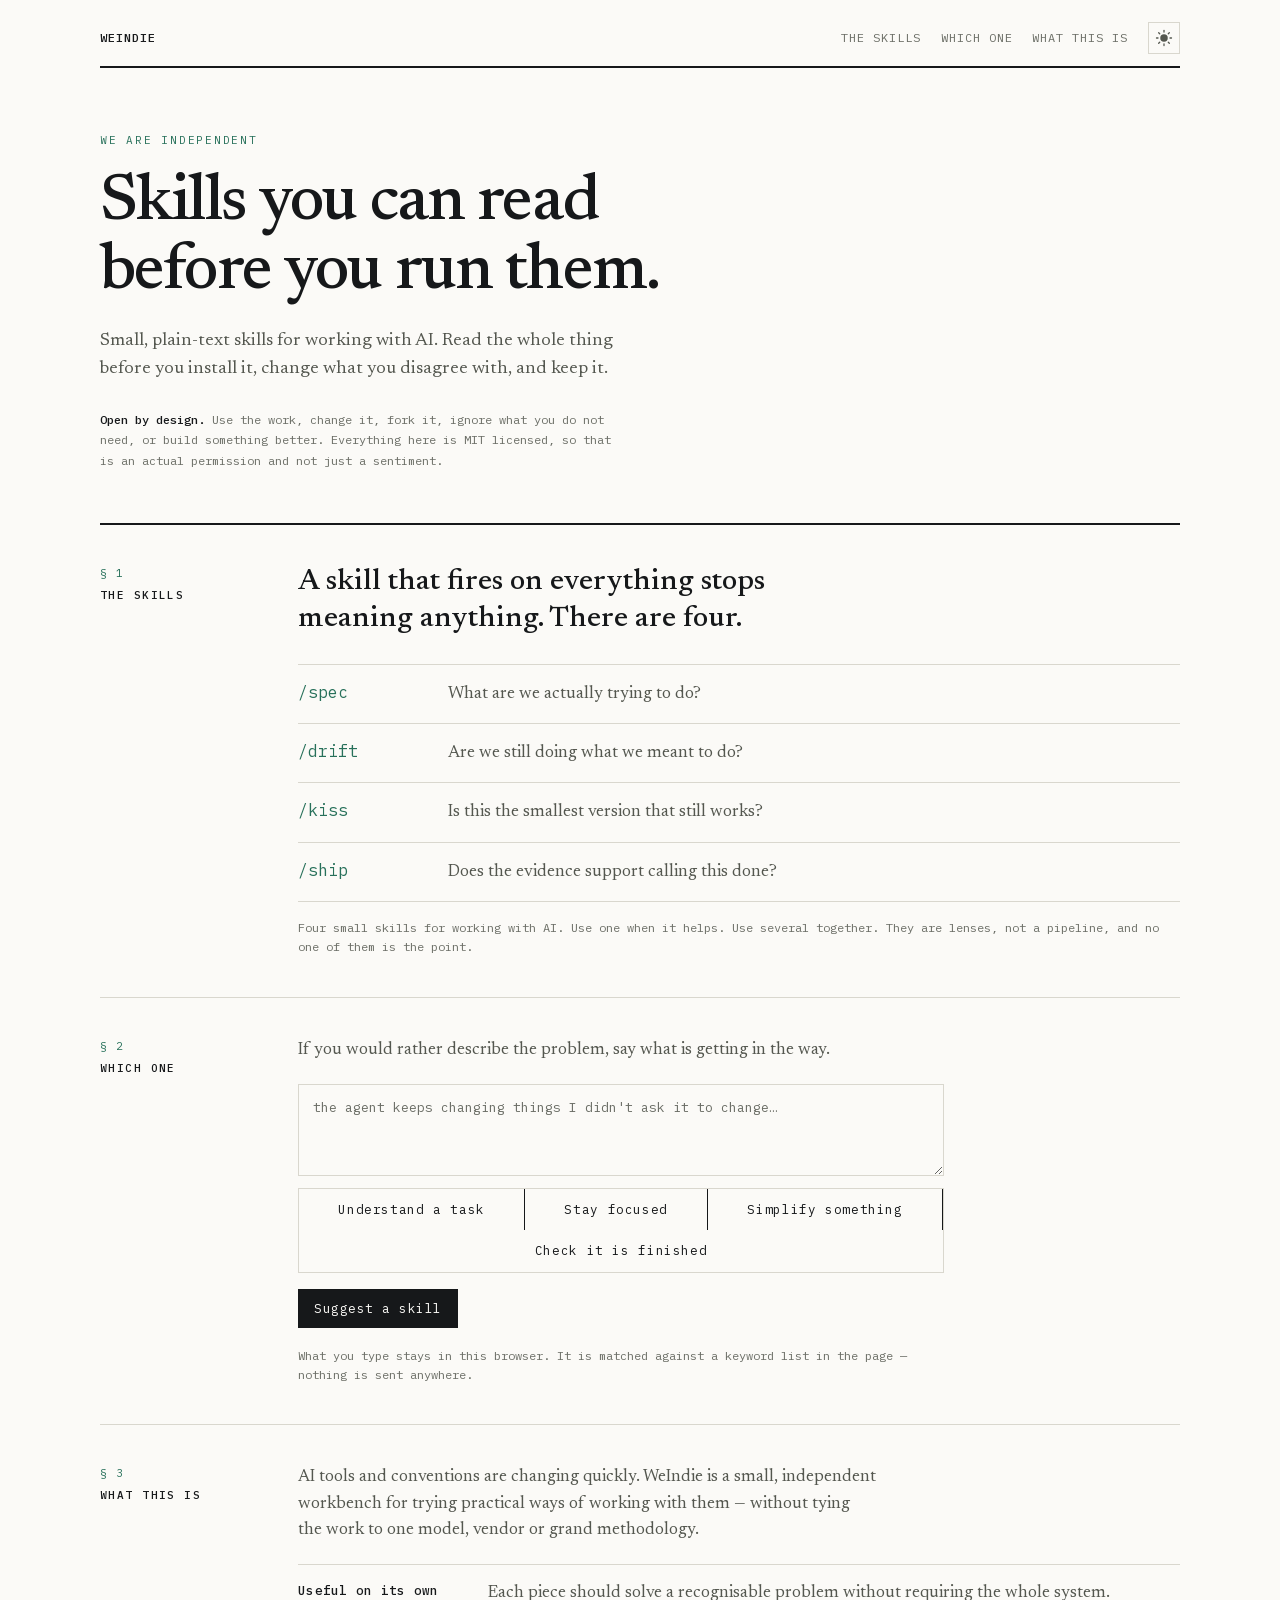
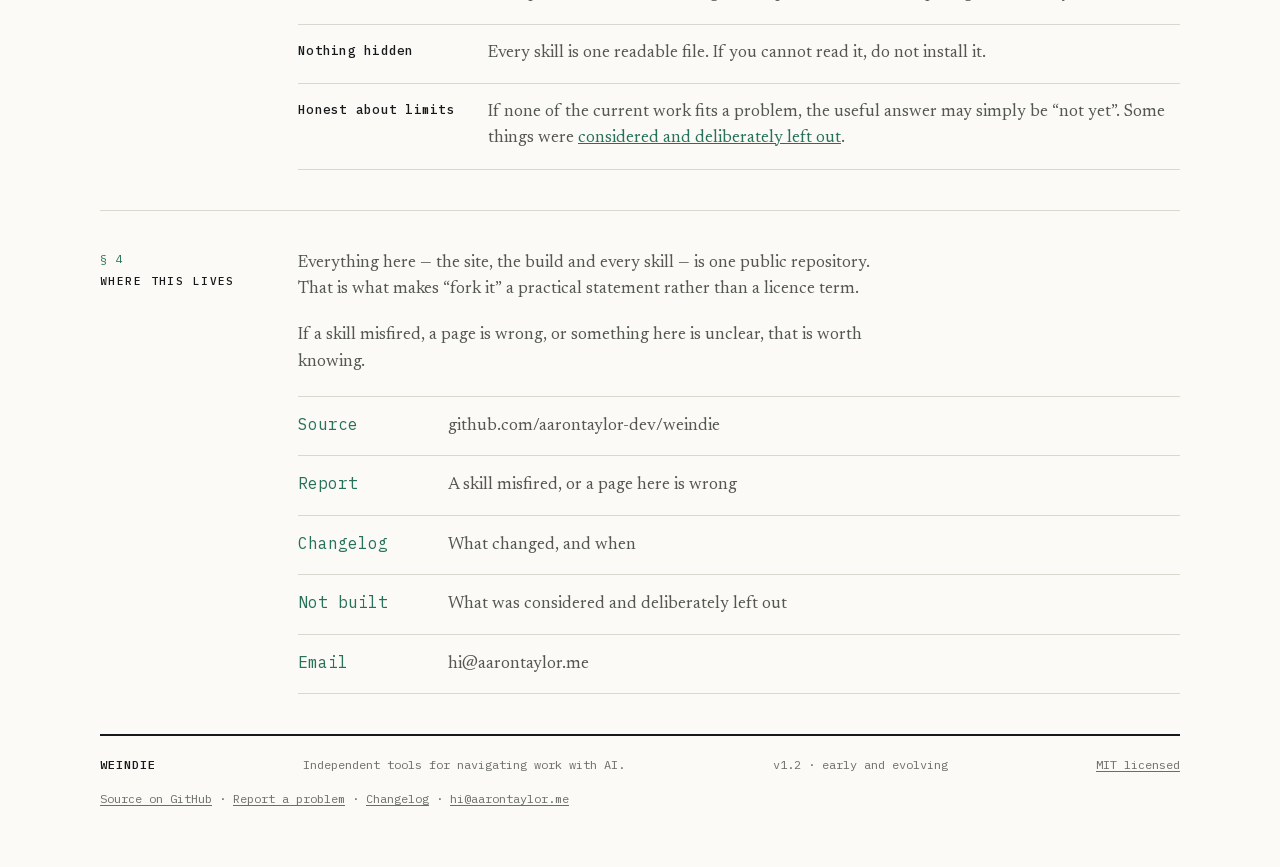
<file: index.html>
<!doctype html>
<html lang="en">
<head>
  <meta charset="utf-8">
  <meta name="viewport" content="width=device-width,initial-scale=1">
  <title>WeIndie — Skills you can read before you run them</title>
  <meta name="description" content="Small, plain-text skills for working with AI. Read the whole thing before you install it, change what you disagree with, and keep it.">
  <link rel="canonical" href="https://weindie.com/">
  <link rel="alternate" type="application/atom+xml" title="WeIndie changelog" href="/feed.xml">
  <link rel="icon" href="data:image/svg+xml,%3Csvg xmlns='http://www.w3.org/2000/svg' viewBox='0 0 32 32'%3E%3Crect width='32' height='32' fill='%23315c4d'/%3E%3Cpath d='M8 22L14 10M18 22l6-12' fill='none' stroke='%23fbfaf7' stroke-width='2.5' stroke-linecap='round'/%3E%3C/svg%3E">
  <meta property="og:type" content="website">
  <meta property="og:site_name" content="WeIndie">
  <meta property="og:title" content="WeIndie — Skills you can read before you run them">
  <meta property="og:description" content="Small, plain-text skills for working with AI. Read the whole thing before you install it, change what you disagree with, and keep it.">
  <meta property="og:url" content="https://weindie.com/">
  <meta property="og:image" content="https://weindie.com/og.png">
  <meta property="og:image:type" content="image/png">
  <meta property="og:image:width" content="1200">
  <meta property="og:image:height" content="630">
  <meta property="og:image:alt" content="WeIndie — skills you can read before you run them.">
  <meta name="twitter:card" content="summary_large_image">
  <meta name="twitter:title" content="WeIndie — Skills you can read before you run them">
  <meta name="twitter:description" content="Small, plain-text skills for working with AI. Read the whole thing before you install it, change what you disagree with, and keep it.">
  <meta name="twitter:image" content="https://weindie.com/og.png">
  <meta name="twitter:image:alt" content="WeIndie — skills you can read before you run them.">
  <link rel="preload" href="/fonts/ibm-plex-mono-400.woff2" as="font" type="font/woff2" crossorigin>
  <link rel="preload" href="/fonts/ibm-plex-mono-500.woff2" as="font" type="font/woff2" crossorigin>
  <link rel="preload" href="/fonts/newsreader-var.woff2" as="font" type="font/woff2" crossorigin>
  <style>/* WeIndie — Direction B, "Plain Text".
   The product is readable plain-text files, so the site is set like one:
   monospace carries structure, a reading serif carries language, and there
   are no cards. Separation comes from rules and space. */

@font-face{font-family:"IBM Plex Mono";src:url(/fonts/ibm-plex-mono-400.woff2) format("woff2");font-weight:400;font-style:normal;font-display:swap}
@font-face{font-family:"IBM Plex Mono";src:url(/fonts/ibm-plex-mono-500.woff2) format("woff2");font-weight:500;font-style:normal;font-display:swap}
@font-face{font-family:"Newsreader";src:url(/fonts/newsreader-var.woff2) format("woff2");font-weight:400 600;font-style:normal;font-display:swap}

:root{
  --paper:#fbfaf7;
  --sunk:#f2f0ea;
  --rule:#d9d7ce;
  --ink:#16181a;
  --muted:#54574f;
  --faint:#6b6e66;
  --accent:#27705a;
  --accent-deep:#1a5342;
  --mono:"IBM Plex Mono",ui-monospace,SFMono-Regular,Menlo,Consolas,monospace;
  --serif:"Newsreader",Georgia,"Times New Roman",serif;
  --gut:clamp(20px,4vw,44px);
  --add:#1f6b45;
  --del:#a8412c;
  color-scheme:light;
}

/* Dark is the same document under a reading lamp: warmer ink, same structure.
   Defined three times so system-default, explicit-light and explicit-dark all
   resolve — never style a component from inside one of these blocks. */
@media (prefers-color-scheme:dark){
  :root:not([data-theme="light"]){
    --paper:#121412;--sunk:#1a1d1a;--rule:#2d312c;
    --ink:#ece9e1;--muted:#a9a89d;--faint:#83867c;
    --accent:#5cb894;--accent-deep:#7fd0af;
    --add:#6fd39c;--del:#e0876e;
    color-scheme:dark;
  }
}
:root[data-theme="dark"]{
  --paper:#121412;--sunk:#1a1d1a;--rule:#2d312c;
  --ink:#ece9e1;--muted:#a9a89d;--faint:#83867c;
  --accent:#5cb894;--accent-deep:#7fd0af;
  --add:#6fd39c;--del:#e0876e;
  color-scheme:dark;
}

*{box-sizing:border-box}
html{scroll-behavior:smooth}
body{
  margin:0;background:var(--paper);color:var(--ink);
  font-family:var(--serif);font-size:17px;line-height:1.55;
  -webkit-font-smoothing:antialiased;
}
@media (prefers-reduced-motion:reduce){html{scroll-behavior:auto}*,.theming *{transition:none!important;animation:none!important}}

button,input,textarea,select{font:inherit;color:inherit}
a{color:var(--accent)}
a:hover{color:var(--accent-deep)}
:focus-visible{outline:2px solid var(--accent);outline-offset:2px}
h1,h2,h3,h4{margin:0;font-weight:400;text-wrap:balance}
p{margin:0}
code{font-family:var(--mono);font-size:.86em}

.wrap{width:min(1080px,calc(100% - var(--gut)*2));margin:0 auto}

.skip{position:absolute;left:-9999px;top:0;z-index:20;font-family:var(--mono);font-size:12px;
  background:var(--ink);color:var(--paper);padding:10px 16px;text-decoration:none}
.skip:focus{left:8px;top:8px}

/* ---------- masthead ---------- */
.nav{
  display:flex;justify-content:space-between;align-items:baseline;gap:16px;
  font-family:var(--mono);font-size:12px;letter-spacing:.08em;text-transform:uppercase;
  padding:22px 0 12px;border-bottom:2px solid var(--ink);
}
.brand{color:var(--ink);text-decoration:none;font-weight:500}
.navlinks{display:flex;gap:20px;color:var(--faint)}
.navlinks a{color:var(--faint);text-decoration:none}
.navlinks a:hover{color:var(--accent)}
.navend{display:flex;align-items:center;gap:20px}
.vh{position:absolute;width:1px;height:1px;overflow:hidden;clip-path:inset(50%);white-space:nowrap}

/* A bordered control, not another word in a row of words. */
.theme{
  display:grid;place-items:center;width:32px;height:32px;flex:none;
  border:1px solid var(--rule);background:transparent;color:var(--muted);
  cursor:pointer;padding:0;position:relative;
  transition:color .2s,border-color .2s,background-color .2s;
}
.theme:hover{color:var(--accent);border-color:var(--accent);background:var(--sunk)}
.tsvg{width:18px;height:18px;display:block;overflow:visible}
.tsvg .orb{fill:currentColor;transform-box:fill-box;transform-origin:center;
  transition:transform .42s cubic-bezier(.34,1.28,.5,1)}
.tsvg .cut{transform-box:fill-box;transform-origin:center;
  transition:transform .42s cubic-bezier(.34,1.28,.5,1)}
.tsvg .rays{stroke:currentColor;stroke-width:1.7;transform-box:fill-box;transform-origin:center;
  transition:transform .42s cubic-bezier(.34,1.28,.5,1),opacity .24s ease}
.tsvg{transition:transform .42s cubic-bezier(.34,1.28,.5,1)}

/* Light: a sun. The mask circle is parked clear of the orb so it bites nothing. */
.tsvg .cut{transform:translate(10px,-10px)}

/* Dark: the orb grows, the mask slides in, the rays retract. Declared for all
   three states so the icon is right before any script runs. */
@media (prefers-color-scheme:dark){
  :root:not([data-theme="light"]) .tsvg{transform:rotate(-12deg)}
  :root:not([data-theme="light"]) .tsvg .orb{transform:scale(1.5) translate(1.4px,-1.4px)}
  :root:not([data-theme="light"]) .tsvg .cut{transform:translate(0,0)}
  :root:not([data-theme="light"]) .tsvg .rays{transform:scale(.4);opacity:0}
}
:root[data-theme="dark"] .tsvg{transform:rotate(-12deg)}
:root[data-theme="dark"] .tsvg .orb{transform:scale(1.5) translate(1.4px,-1.4px)}
:root[data-theme="dark"] .tsvg .cut{transform:translate(0,0)}
:root[data-theme="dark"] .tsvg .rays{transform:scale(.4);opacity:0}

/* Colours cross-fade only while the theme is actually changing. */
.theming *{transition:background-color .3s ease,color .3s ease,border-color .3s ease,fill .3s ease!important}

/* ---------- shared type ---------- */
.label{font-family:var(--mono);font-size:11px;letter-spacing:.13em;text-transform:uppercase;color:var(--faint)}
.lede{color:var(--muted);max-width:34em}
.small{font-family:var(--mono);font-size:12px;line-height:1.6;color:var(--faint)}

/* one code treatment, everywhere */
.code{
  font-family:var(--mono);font-size:13px;line-height:1.65;
  background:var(--sunk);border:1px solid var(--rule);
  padding:14px 16px;overflow-x:auto;white-space:pre-wrap;word-wrap:break-word;
  margin:0;color:var(--ink);
}
.code.oneline{white-space:pre;padding:11px 14px}

/* buttons: mono, square, hairline */
.btn{
  font-family:var(--mono);font-size:12.5px;letter-spacing:.04em;
  border:1px solid var(--ink);background:transparent;color:var(--ink);
  padding:9px 15px;cursor:pointer;text-decoration:none;display:inline-block;
}
.btn:hover{background:var(--ink);color:var(--paper)}
.btn.primary{background:var(--ink);color:var(--paper)}
.btn.primary:hover{background:var(--accent);border-color:var(--accent);color:#fff}
.btnrow{display:flex;flex-wrap:wrap;gap:8px;margin-top:16px}

/* segmented switch */
.seg{display:flex;flex-wrap:wrap;border:1px solid var(--ink)}
.seg > *{
  flex:1 1 auto;text-align:center;font-family:var(--mono);font-size:12.5px;letter-spacing:.05em;
  padding:11px 12px;border:0;border-right:1px solid var(--ink);background:transparent;
  color:var(--ink);text-decoration:none;cursor:pointer;white-space:nowrap;
}
.seg > *:last-child{border-right:0}
.seg > *:hover{background:var(--sunk)}
.seg > .on,.seg > [aria-pressed="true"]{background:var(--ink);color:var(--paper)}
.seg > .on:hover,.seg > [aria-pressed="true"]:hover{background:var(--ink)}

/* ---------- skill page head ---------- */
.shead{padding:52px 0 0}
.stitle{display:flex;align-items:baseline;gap:16px;flex-wrap:wrap}
.stitle h1{
  font-family:var(--mono);font-weight:500;
  font-size:clamp(46px,9vw,84px);line-height:.94;letter-spacing:-.05em;
}
.stitle .ver{font-family:var(--mono);font-size:13px;color:var(--faint)}
.squestion{
  font-size:clamp(27px,4.2vw,40px);line-height:1.14;letter-spacing:-.012em;
  margin-top:22px;max-width:17em;font-weight:500;
}
.ssummary{margin-top:16px;color:var(--muted);max-width:33em;font-size:18px}
.actions{margin-top:32px}
.crumbs{margin-top:16px;font-family:var(--mono);font-size:12px;line-height:1.6;color:var(--faint);max-width:56em}
.crumbs code{color:var(--ink)}

/* ---------- numbered blocks (the label rail) ---------- */
.blk{
  display:grid;grid-template-columns:154px minmax(0,1fr);gap:var(--gut);
  border-top:1px solid var(--rule);padding:40px 0;margin-top:0;
}
.blk:first-of-type{border-top:2px solid var(--ink);margin-top:52px}
.rail{position:sticky;top:22px;align-self:start}
.rail .n{font-family:var(--mono);font-size:11px;color:var(--accent);letter-spacing:.1em}
.rail h2{font-family:var(--mono);font-size:11px;letter-spacing:.13em;text-transform:uppercase;color:var(--ink);margin-top:5px;font-weight:500}
.body{min-width:0}
.body > .lede{margin-bottom:20px;font-size:17px}
.body > .lede:last-child{margin-bottom:0}
.stack{display:flex;flex-direction:column;gap:16px}

/* transcript — a conversation, deliberately not styled as code */
.chat{border-left:2px solid var(--rule);padding-left:20px;display:flex;flex-direction:column;gap:16px}
.msg .who{font-family:var(--mono);font-size:11px;letter-spacing:.1em;text-transform:uppercase;color:var(--faint);margin-bottom:4px}
.msg.skill .who{color:var(--accent)}
.msg p{color:var(--muted)}
.msg.skill p{color:var(--ink)}

/* two lists, no boxes */
.two{display:grid;grid-template-columns:1fr 1fr;gap:var(--gut)}
.two h3{font-family:var(--mono);font-size:11px;letter-spacing:.13em;text-transform:uppercase;color:var(--faint);margin-bottom:10px;font-weight:500}
.two ul{margin:0;padding:0;list-style:none}
.two li{color:var(--muted);padding:7px 0;border-top:1px solid var(--rule)}
.two li:first-child{border-top:0;padding-top:0}

/* install */
.dest{display:grid;gap:6px;margin-top:4px}
.dest .label{margin-top:10px}
.dest .label:first-child{margin-top:0}

/* customiser */
.opt{padding:16px 0;border-top:1px solid var(--rule)}
.opt:first-of-type{border-top:0;padding-top:0}
.opt .lbl{font-family:var(--mono);font-size:12.5px;letter-spacing:.03em}
.opt .help{color:var(--muted);font-size:15.5px;margin:2px 0 10px}
.opt .seg{border-color:var(--rule)}
.opt .seg > *{border-right-color:var(--rule);font-size:12px;padding:8px 11px}
.opt .seg > [aria-pressed="true"]{background:var(--accent);border-color:var(--accent);color:#fff}

.resting{display:flex;flex-wrap:wrap;align-items:baseline;gap:10px 16px;justify-content:space-between}
.resting .now{font-family:var(--mono);font-size:12px;color:var(--faint);line-height:1.7}
.resting .now b{color:var(--ink);font-weight:400}

.changes{border-left:2px solid var(--accent);padding-left:18px;display:flex;flex-direction:column;gap:14px}
.changes .h{font-family:var(--mono);font-size:11px;letter-spacing:.13em;text-transform:uppercase;color:var(--accent)}
.chg b{display:block;font-family:var(--mono);font-size:12px;font-weight:400;color:var(--faint);letter-spacing:.03em}
.chg .was{color:var(--faint);text-decoration:line-through;text-decoration-thickness:1px}
.chg .now{color:var(--ink)}
.none{color:var(--muted)}

details.reveal > summary{
  font-family:var(--mono);font-size:12px;letter-spacing:.05em;color:var(--accent);
  cursor:pointer;padding:9px 0;list-style:none;
}
details.reveal > summary::-webkit-details-marker{display:none}
details.reveal > summary::before{content:"+ ";color:var(--faint)}
details.reveal[open] > summary::before{content:"− "}
details.reveal[open] > summary{margin-bottom:10px}

/* diff keeps the one code treatment, tinted by sign only */
.diff{font-family:var(--mono);font-size:13px;line-height:1.65;background:var(--sunk);border:1px solid var(--rule);padding:14px 16px;overflow-x:auto;margin:0}
/* every line is a block; context lines carry class="" so :not([class]) misses them */
.diff span{display:block;color:var(--muted)}
.diff .add{color:var(--add)}
.diff .del{color:var(--del)}
.diff .hunk{color:var(--faint)}

/* other skills */
.index{display:grid;gap:0;border-top:1px solid var(--rule)}
.index a{
  display:grid;grid-template-columns:130px minmax(0,1fr);gap:20px;align-items:baseline;
  padding:15px 0;border-bottom:1px solid var(--rule);text-decoration:none;color:var(--ink);
}
.index a:hover{background:var(--sunk)}
.index .k{font-family:var(--mono);font-size:16px;color:var(--accent)}
.index .q{color:var(--muted);font-size:17px}
.index a:hover .q{color:var(--ink)}

/* toast */
.toast{
  position:fixed;left:50%;bottom:24px;transform:translateX(-50%) translateY(12px);
  background:var(--ink);color:var(--paper);padding:10px 18px;
  font-family:var(--mono);font-size:12px;letter-spacing:.04em;
  opacity:0;pointer-events:none;transition:opacity .16s,transform .16s;z-index:9;
}
.toast.show{opacity:1;transform:translateX(-50%) translateY(0)}

/* footer */
footer{border-top:2px solid var(--ink);margin-top:64px;padding:20px 0 56px}
.foot{
  display:flex;flex-wrap:wrap;justify-content:space-between;gap:10px 24px;
  font-family:var(--mono);font-size:12px;color:var(--faint);
}
.foot b{color:var(--ink);font-weight:500;letter-spacing:.08em;text-transform:uppercase}
.foot a{color:var(--faint);text-decoration:underline;text-underline-offset:2px;text-decoration-thickness:1px}
.foot a:hover{color:var(--accent)}
/* The door. Plain inline text rather than a flex row: the separators are glued
   to the link before them with &nbsp;, so wrapping can never leave a middot
   stranded at the start of a line. */
.foot2{
  margin-top:14px;line-height:1.9;
  font-family:var(--mono);font-size:12px;color:var(--faint);
}
.foot2 a{color:var(--faint);text-decoration:underline;text-underline-offset:2px;text-decoration-thickness:1px}
.foot2 a:hover{color:var(--accent)}

@media (max-width:820px){
  .blk{grid-template-columns:1fr;gap:16px;padding:32px 0}
  .rail{position:static;display:flex;align-items:baseline;gap:12px}
  .rail h2{margin-top:0}
  .two{grid-template-columns:1fr;gap:26px}
  .navlinks{gap:14px}
}
@media (max-width:560px){
  body{font-size:16px}
  .navlinks{display:none}
  .seg{flex-direction:column}
  .seg > *{border-right:0;border-bottom:1px solid var(--ink);text-align:left}
  .seg > *:last-child{border-bottom:0}
  .opt .seg > *{border-bottom-color:var(--rule)}
  .index a{grid-template-columns:1fr;gap:4px}
}

/* ---------- print ----------
   A manual should print like one: ink on white, every panel open, and the
   controls gone since none of them do anything on paper. */
@media print{
  :root{
    --paper:#fff;--sunk:#fff;--rule:#bbb;--ink:#000;--muted:#333;--faint:#555;
    --accent:#000;--accent-deep:#000;--add:#000;--del:#000;
  }
  body{font-size:11pt;line-height:1.45}
  .nav,.skip,.actions,.btnrow,.toast,.navlinks,.theme,.crumbs{display:none!important}
  .index a:hover{background:none}
  details.reveal{display:none}            /* generated + diff are per-visit, not part of the document */
  .blk{grid-template-columns:130px minmax(0,1fr);page-break-inside:avoid;border-top:1px solid #bbb}
  .blk:first-of-type{border-top:1px solid #000;margin-top:24px}
  .rail{position:static}
  .code,.diff{border:1px solid #bbb;background:#fff;white-space:pre-wrap}
  .chat{border-left:1px solid #bbb}
  .shead{padding-top:0}
  a{text-decoration:none}
  .body a[href^="http"]::after,.body a[href^="/"]::after{content:" (" attr(href) ")";font-family:var(--mono);font-size:9pt;color:#555}
  footer{border-top:1px solid #000}
  section,footer{page-break-inside:avoid}
}
</style>
  <script>try{var t=localStorage.getItem('weindie-theme');if(t==='dark'||t==='light')document.documentElement.setAttribute('data-theme',t)}catch(e){}</script>
  <style>
    .hero{padding:64px 0 0}
    .hero .eyebrow{font-family:var(--mono);font-size:11px;letter-spacing:.16em;text-transform:uppercase;color:var(--accent)}
    .hero h1{font-size:clamp(38px,6.4vw,66px);line-height:1.04;letter-spacing:-.028em;margin-top:20px;font-weight:500;max-width:14em}
    .hero .intro{margin-top:22px;color:var(--muted);font-size:18px;max-width:30em}
    .hero .aside{margin-top:26px;font-family:var(--mono);font-size:12px;line-height:1.7;color:var(--faint);max-width:44em}
    .hero .aside b{color:var(--ink);font-weight:500}

    .position{font-size:clamp(21px,3vw,29px);line-height:1.25;max-width:19em;font-weight:500}

    .finder{max-width:38em}
    textarea{
      display:block;width:100%;min-height:92px;resize:vertical;
      border:1px solid var(--rule);background:var(--paper);padding:13px 14px;
      font-family:var(--mono);font-size:13px;line-height:1.6;color:var(--ink);outline:none;
    }
    textarea::placeholder{color:var(--faint)}
    textarea:focus{border-color:var(--ink)}
    .result{display:none;border-left:2px solid var(--accent);padding-left:20px;margin-top:26px}
    .result.show{display:block}
    .result .k{font-family:var(--mono);font-size:11px;letter-spacing:.13em;text-transform:uppercase;color:var(--accent)}
    .result .nm{font-family:var(--mono);font-size:26px;margin-top:8px;font-weight:500}
    .result .q{font-size:21px;margin-top:6px;line-height:1.25}
    .result .s{color:var(--muted);margin-top:8px}
    .result .maybe{font-family:var(--mono);font-size:12px;color:var(--faint);margin-top:12px;line-height:1.6}
    .result .maybe a{color:var(--accent);text-underline-offset:2px;text-decoration-thickness:1px}

    .principles{display:grid;gap:0;border-top:1px solid var(--rule)}
    .principle{display:grid;grid-template-columns:170px minmax(0,1fr);gap:20px;padding:16px 0;border-bottom:1px solid var(--rule)}
    .principle b{font-family:var(--mono);font-size:12.5px;font-weight:500;letter-spacing:.02em}
    .principle span{color:var(--muted)}
    .alias{display:block;height:0}
    @media(max-width:620px){.principle{grid-template-columns:1fr;gap:4px}.hero{padding-top:44px}}
  </style>
</head>
<body>
  <a class="skip" href="#main">Skip to content</a>
  <header class="wrap nav">
    <a class="brand" href="/">weindie</a>
    <div class="navend">
      <nav class="navlinks"><a href="#skills">The skills</a><a href="#which-one">Which one</a><a href="#what-this-is">What this is</a></nav>
      <button class="theme" id="theme" type="button"><svg class="tsvg" viewBox="0 0 24 24" aria-hidden="true" focusable="false">
        <mask id="tcut"><rect width="24" height="24" fill="#fff"/><circle class="cut" cx="15.5" cy="8.5" r="7" fill="#000"/></mask>
        <circle class="orb" cx="12" cy="12" r="5" mask="url(#tcut)"/>
        <g class="rays" stroke-linecap="round">
          <line x1="12" y1="2" x2="12" y2="4"/><line x1="12" y1="20" x2="12" y2="22"/>
          <line x1="2" y1="12" x2="4" y2="12"/><line x1="20" y1="12" x2="22" y2="12"/>
          <line x1="4.9" y1="4.9" x2="6.3" y2="6.3"/><line x1="17.7" y1="17.7" x2="19.1" y2="19.1"/>
          <line x1="4.9" y1="19.1" x2="6.3" y2="17.7"/><line x1="17.7" y1="6.3" x2="19.1" y2="4.9"/>
        </g>
      </svg><span class="vh">Switch theme</span></button>
    </div>
  </header>
  <main class="wrap" id="main">
    <div class="hero">
      <div class="eyebrow">We are independent</div>
      <h1>Skills you can read before you run them.</h1>
      <p class="intro">Small, plain-text skills for working with AI. Read the whole thing before you install it, change what you disagree with, and keep it.</p>
      <p class="aside"><b>Open by design.</b> Use the work, change it, fork it, ignore what you do not need, or build something better. Everything here is MIT licensed, so that is an actual permission and not just a sentiment.</p>
    </div>

    <a id="work" class="alias" aria-hidden="true" tabindex="-1"></a>
    <section class="blk" id="skills">
      <div class="rail"><div class="n">&sect; 1</div><h2>The skills</h2></div>
      <div class="body">
        <p class="position">A skill that fires on everything stops meaning anything. There are four.</p>
        <div class="index" style="margin-top:26px"><a href="/spec"><span class="k">/spec</span><span class="q">What are we actually trying to do?</span></a><a href="/drift"><span class="k">/drift</span><span class="q">Are we still doing what we meant to do?</span></a><a href="/kiss"><span class="k">/kiss</span><span class="q">Is this the smallest version that still works?</span></a><a href="/ship"><span class="k">/ship</span><span class="q">Does the evidence support calling this done?</span></a></div>
        <p class="small" style="margin-top:16px">Four small skills for working with AI. Use one when it helps. Use several together. They are lenses, not a pipeline, and no one of them is the point.</p>
      </div>
    </section>

    <section class="blk" id="which-one">
      <div class="rail"><div class="n">&sect; 2</div><h2>Which one</h2></div>
      <div class="body finder">
        <p class="lede">If you would rather describe the problem, say what is getting in the way.</p>
        <textarea id="problem" aria-label="Describe what is getting in the way" placeholder="the agent keeps changing things I didn&#39;t ask it to change&hellip;"></textarea>
        <div class="seg" style="margin-top:12px;border-color:var(--rule)" id="choices" role="group" aria-label="Common problems"><button data-key="spec" aria-pressed="false">Understand a task</button><button data-key="drift" aria-pressed="false">Stay focused</button><button data-key="kiss" aria-pressed="false">Simplify something</button><button data-key="ship" aria-pressed="false">Check it is finished</button></div>
        <div class="btnrow"><button class="btn primary" id="find">Suggest a skill</button></div>
        <div class="result" id="result" aria-live="polite">
          <div class="k" id="resultKind">You might want</div>
          <div class="nm" id="skillName"></div>
          <p class="q" id="skillQ"></p>
          <p class="s" id="skillCopy"></p>
          <p class="maybe" id="maybe"></p>
          <div class="btnrow"><a class="btn primary" id="open" href="#">Open the skill</a></div>
        </div>
        <p class="small" style="margin-top:18px">What you type stays in this browser. It is matched against a keyword list in the page &mdash; nothing is sent anywhere.</p>
      </div>
    </section>

    <a id="about" class="alias" aria-hidden="true" tabindex="-1"></a>
    <a id="status" class="alias" aria-hidden="true" tabindex="-1"></a>
    <section class="blk" id="what-this-is">
      <div class="rail"><div class="n">&sect; 3</div><h2>What this is</h2></div>
      <div class="body">
        <p class="lede">AI tools and conventions are changing quickly. WeIndie is a small, independent workbench for trying practical ways of working with them &mdash; without tying the work to one model, vendor or grand methodology.</p>
        <div class="principles">
          <div class="principle"><b>Useful on its own</b><span>Each piece should solve a recognisable problem without requiring the whole system.</span></div>
          <div class="principle"><b>Nothing hidden</b><span>Every skill is one readable file. If you cannot read it, do not install it.</span></div>
          <div class="principle"><b>Honest about limits</b><span>If none of the current work fits a problem, the useful answer may simply be &ldquo;not yet&rdquo;. Some things were <a href="/not-built">considered and deliberately left out</a>.</span></div>
        </div>
      </div>
    </section>

    <section class="blk" id="where-this-lives">
      <div class="rail"><div class="n">&sect; 4</div><h2>Where this lives</h2></div>
      <div class="body">
        <p class="lede">Everything here &mdash; the site, the build and every skill &mdash; is one public repository. That is what makes &ldquo;fork it&rdquo; a practical statement rather than a licence term.</p>
        <p class="lede">If a skill misfired, a page is wrong, or something here is unclear, that is worth knowing.</p>
        <div class="index"><a href="https://github.com/aarontaylor-dev/weindie"><span class="k">Source</span><span class="q">github.com/aarontaylor-dev/weindie</span></a><a href="https://github.com/aarontaylor-dev/weindie/issues/new"><span class="k">Report</span><span class="q">A skill misfired, or a page here is wrong</span></a><a href="/changelog"><span class="k">Changelog</span><span class="q">What changed, and when</span></a><a href="/not-built"><span class="k">Not built</span><span class="q">What was considered and deliberately left out</span></a><a href="mailto:hi@aarontaylor.me"><span class="k">Email</span><span class="q">hi@aarontaylor.me</span></a></div>
      </div>
    </section>
  </main>
  <footer class="wrap"><div class="foot"><b>weindie</b><span>Independent tools for navigating work with AI.</span><span>v1.2 &middot; early and evolving</span><span><a href="/LICENSE.txt">MIT licensed</a></span></div><div class="foot2"><a href="https://github.com/aarontaylor-dev/weindie">Source on GitHub</a>&nbsp;&middot; <a href="https://github.com/aarontaylor-dev/weindie/issues/new">Report a problem</a>&nbsp;&middot; <a href="/changelog">Changelog</a>&nbsp;&middot; <a href="mailto:hi@aarontaylor.me">hi@aarontaylor.me</a></div></footer>
  <script>
    var SKILLS = [{"slug":"spec","question":"What are we actually trying to do?","summary":"Reaches shared understanding before the work starts — on planning, research, writing or code.","match":["vague","unclear","not sure","what should","goal","requirements","understand","idea","ambiguous","before i start","where to start","same page","help me plan","help me write","help me decide","thinking through"]},{"slug":"drift","question":"Are we still doing what we meant to do?","summary":"Checks whether the current work has moved away from the task it was meant to do, and helps get back to it.","match":["drift","off track","unrelated","didn't ask","did not ask","wander","focus","refactor","scope creep","changing things","went off","distracted","keeps changing"]},{"slug":"kiss","question":"Is this the smallest version that still works?","summary":"Reviews work for complexity that is not earning its place, and proposes the smallest version that still meets the goal.","match":["complex","complicated","simplify","simpler","overengineer","over-engineer","too much","abstraction","bloat","convoluted","too many files","overkill"]},{"slug":"ship","question":"Does the evidence support calling this done?","summary":"Separates what has actually been verified from what is being assumed, and gives a verdict either way.","match":["finish","done","ready","ship","complete","tested","test","verify","verified","evidence","claims it works","says it works"]}];
    var $ = function (id) { return document.getElementById(id); };

    function esc(s) { return String(s).replace(/&/g, '&amp;').replace(/</g, '&lt;').replace(/>/g, '&gt;'); }

    /* Score every skill, then say how confident the match actually is. */
    function rank() {
      var t = $('problem').value.toLowerCase();
      return SKILLS.map(function (s) {
        var n = 0;
        s.match.forEach(function (w) { if (t.indexOf(w) !== -1) n++; });
        return { skill: s, score: n };
      }).sort(function (a, b) { return b.score - a.score; });
    }

    function show(s, runnerUp) {
      Array.prototype.forEach.call(document.querySelectorAll('#choices button'), function (b) {
        b.setAttribute('aria-pressed', b.dataset.key === s.slug);
      });
      $('result').classList.add('show');
      $('skillName').textContent = '/' + s.slug;
      $('skillQ').textContent = s.question;
      $('skillCopy').textContent = s.summary;
      $('open').href = '/' + s.slug;
      $('open').textContent = 'Open /' + s.slug;
      if (runnerUp) {
        $('resultKind').textContent = 'Closest match';
        $('maybe').innerHTML = 'Not certain from that description. <a href="/' + runnerUp.slug +
          '">/' + runnerUp.slug + '</a> may fit better &mdash; ' + esc(runnerUp.question.toLowerCase());
      } else {
        $('resultKind').textContent = 'You might want';
        $('maybe').textContent = '';
      }
    }

    Array.prototype.forEach.call(document.querySelectorAll('#choices button'), function (b) {
      b.addEventListener('click', function () {
        show(SKILLS.filter(function (s) { return s.slug === b.dataset.key; })[0], null);
      });
    });
    $('find').addEventListener('click', function () {
      var r = rank();
      /* No keyword hit, or a tie at the top: admit it rather than bluffing. */
      var unsure = r[0].score === 0 || r[0].score === r[1].score;
      show(r[0].score === 0 ? SKILLS[0] : r[0].skill, unsure ? r[1].skill : null);
    });
  </script>
  <script>(function(){
  var btn=document.getElementById('theme');if(!btn)return;
  var root=document.documentElement, label=btn.querySelector('.vh'), t;
  function current(){
    var set=root.getAttribute('data-theme');
    if(set)return set;
    return matchMedia('(prefers-color-scheme:dark)').matches?'dark':'light';
  }
  function paint(){
    var next=current()==='dark'?'light':'dark';
    var text='Switch to '+next+' theme';
    btn.setAttribute('aria-label',text);
    btn.setAttribute('title',text);
    if(label)label.textContent=text;
  }
  btn.addEventListener('click',function(){
    /* Colours only animate during the swap, so nothing pays for it while reading. */
    root.classList.add('theming');
    clearTimeout(t);t=setTimeout(function(){root.classList.remove('theming')},340);
    var next=current()==='dark'?'light':'dark';
    root.setAttribute('data-theme',next);
    try{localStorage.setItem('weindie-theme',next)}catch(e){}
    paint();
  });
  matchMedia('(prefers-color-scheme:dark)').addEventListener('change',paint);
  paint();
})();</script>
</body>
</html>
</file>
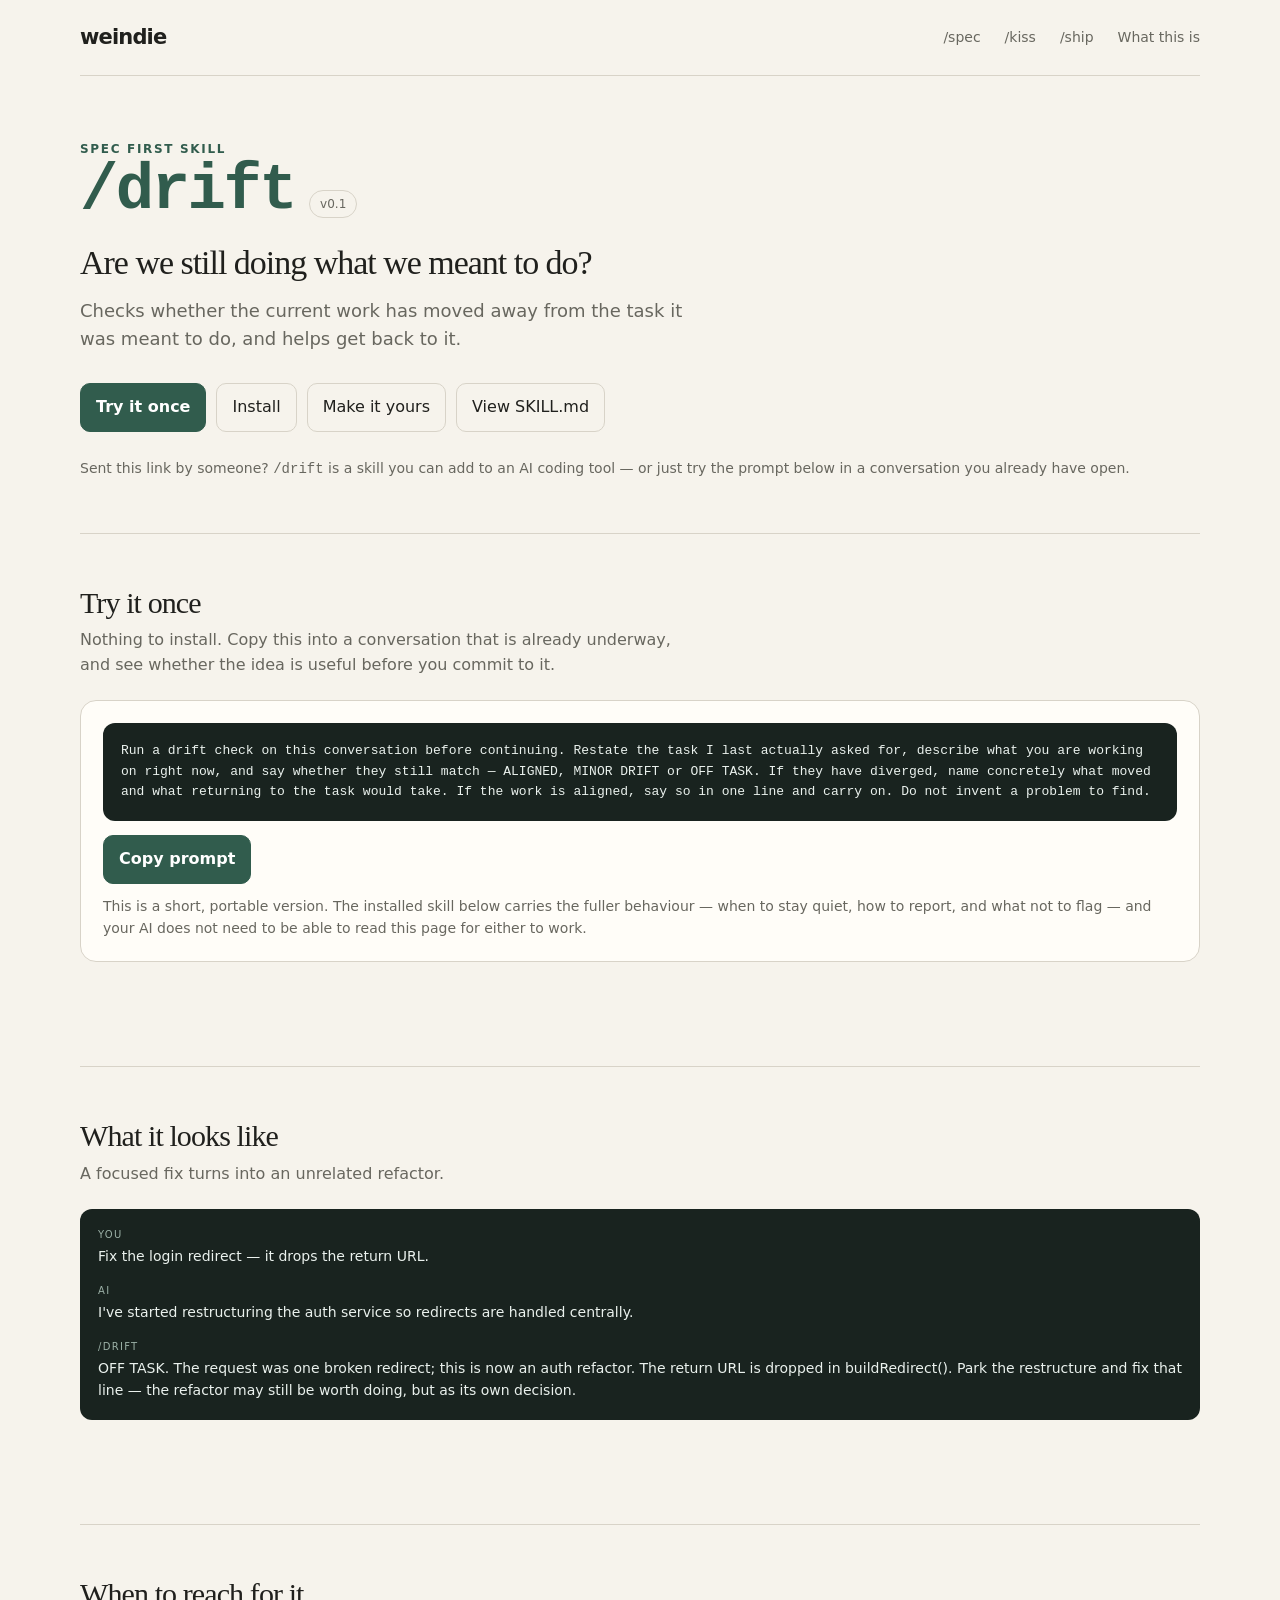
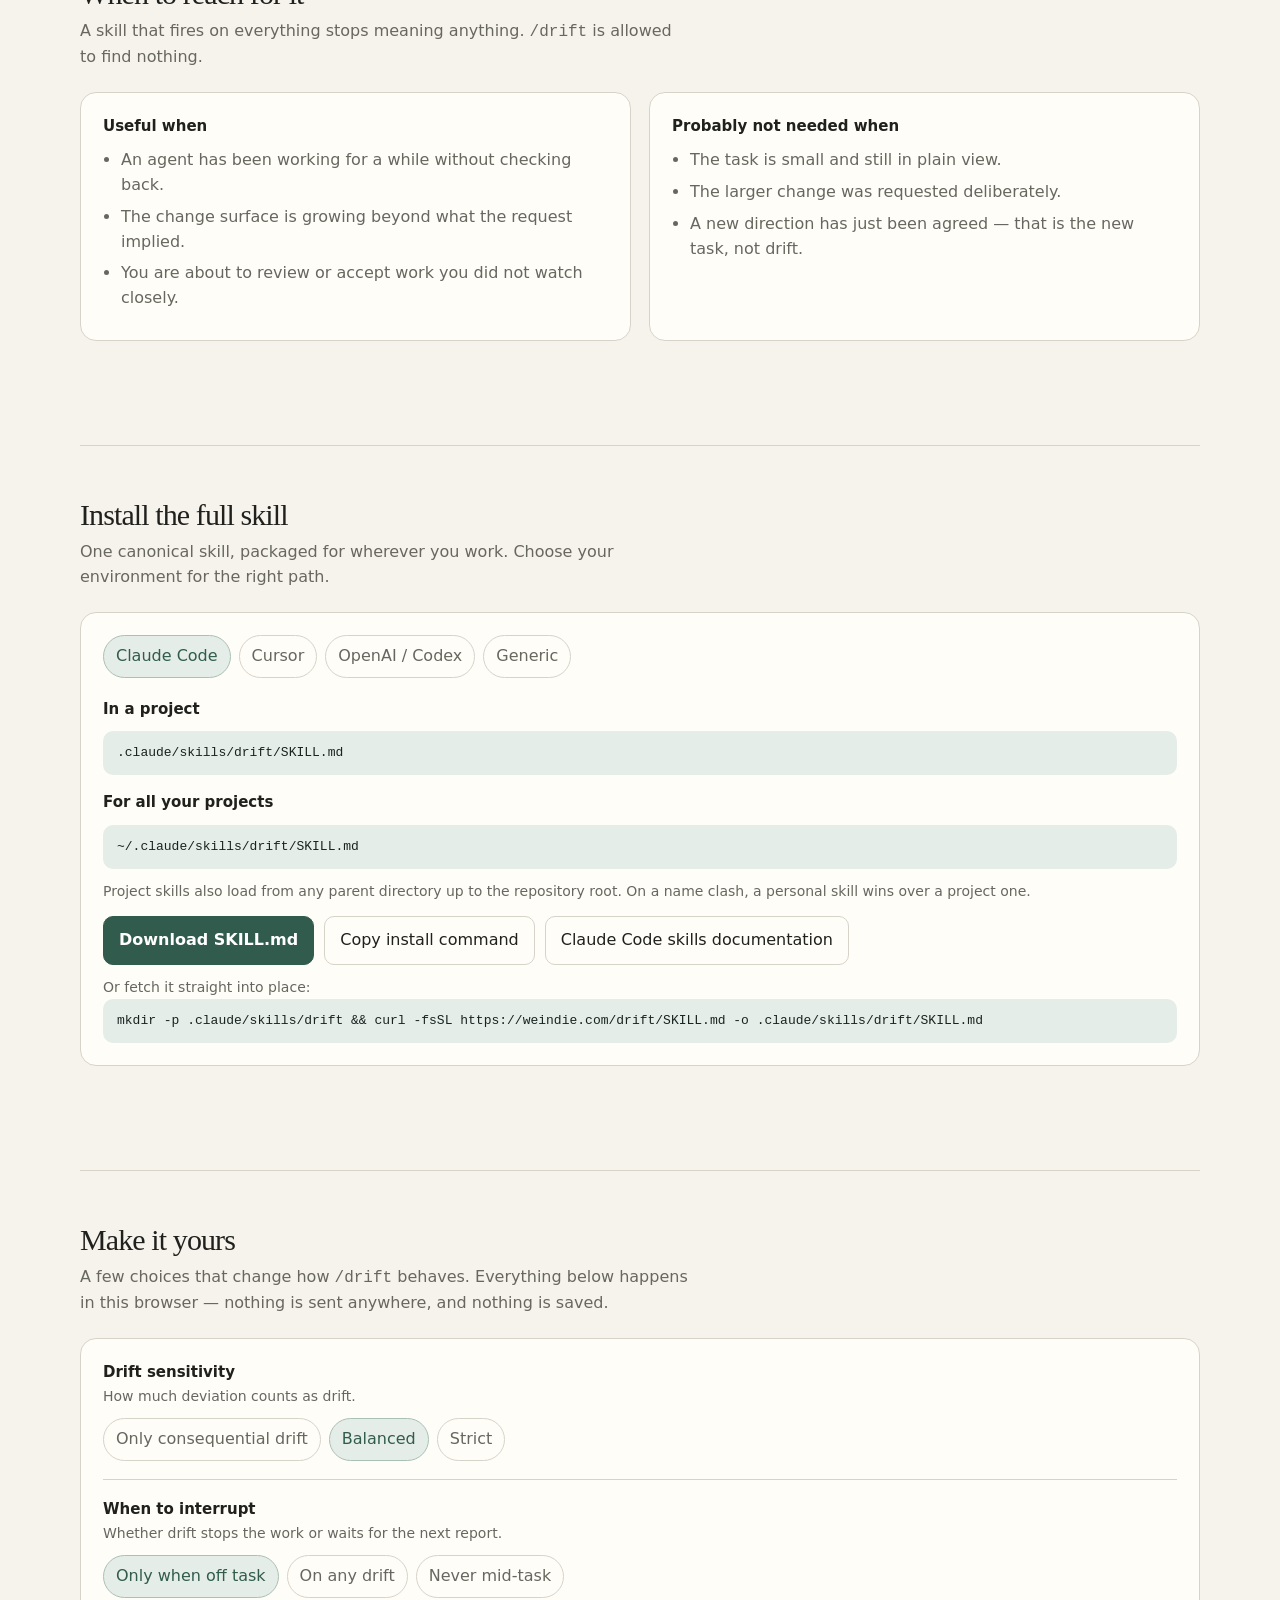
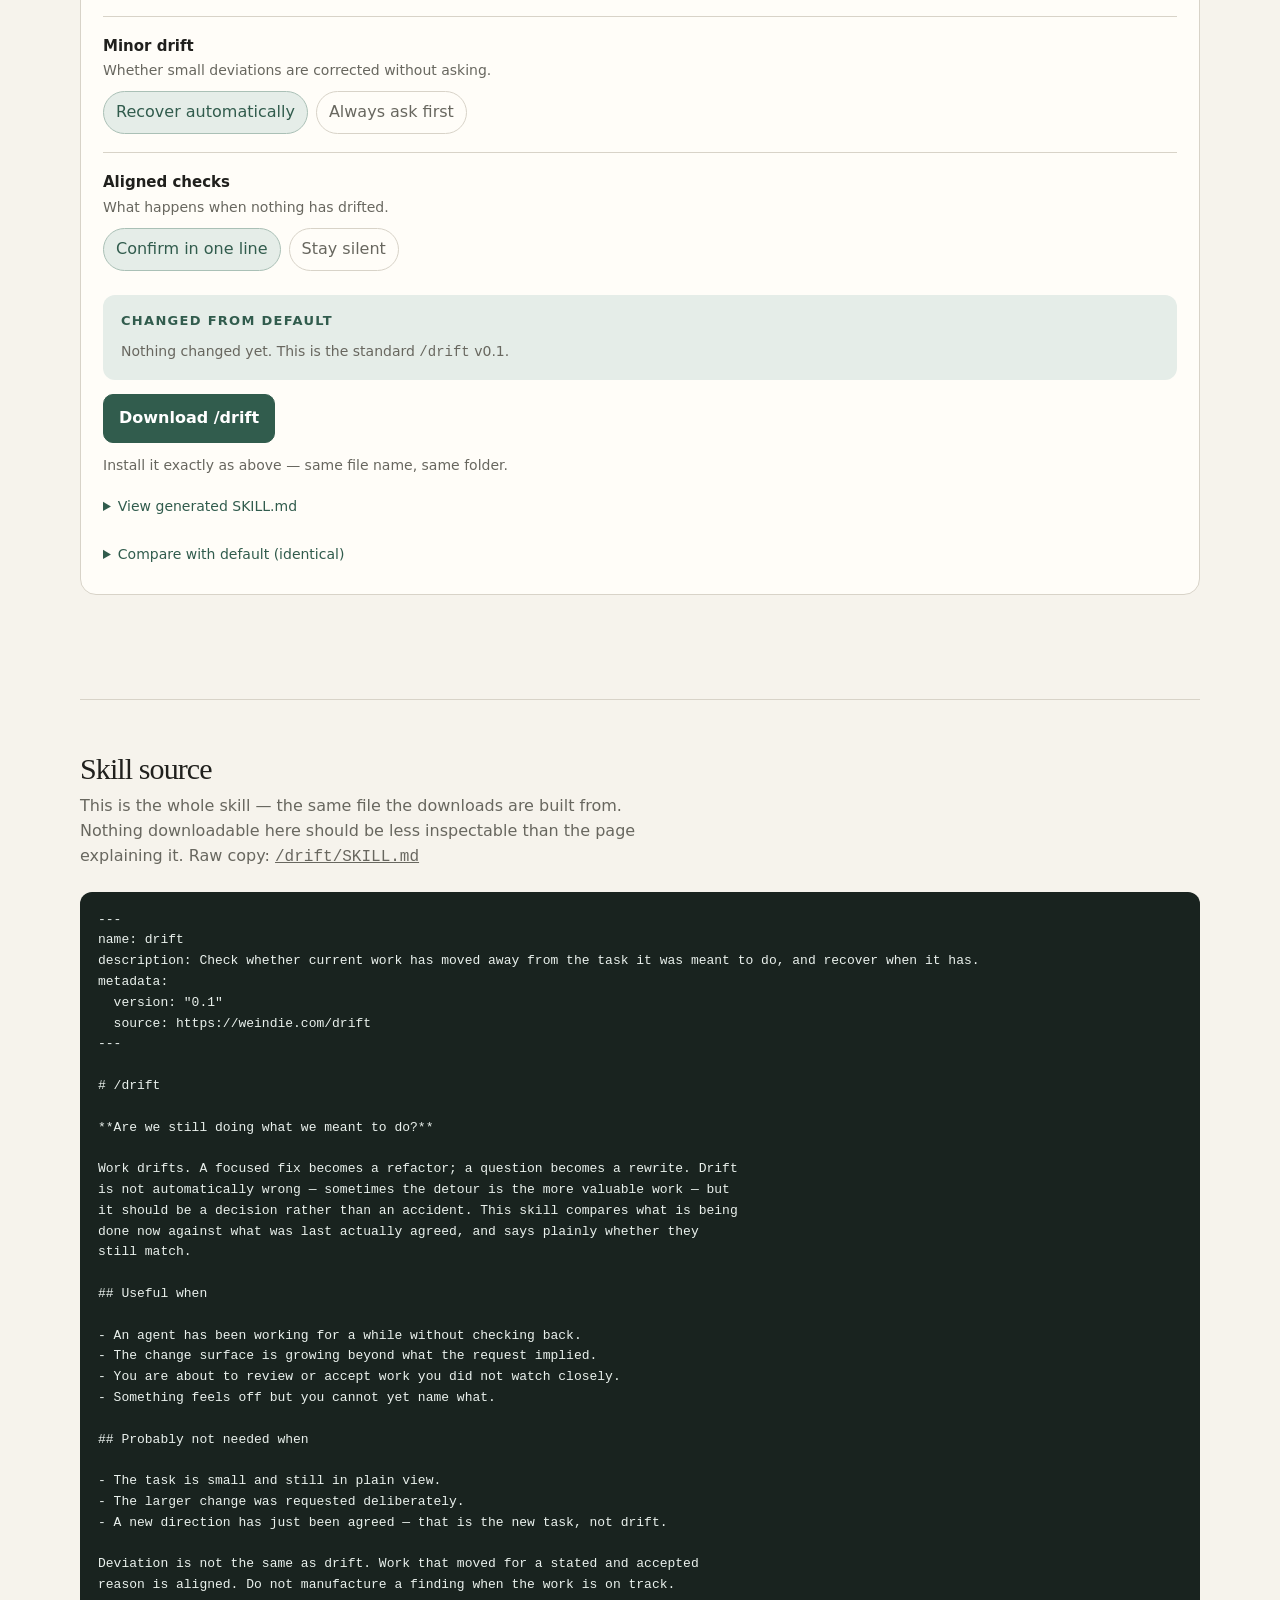
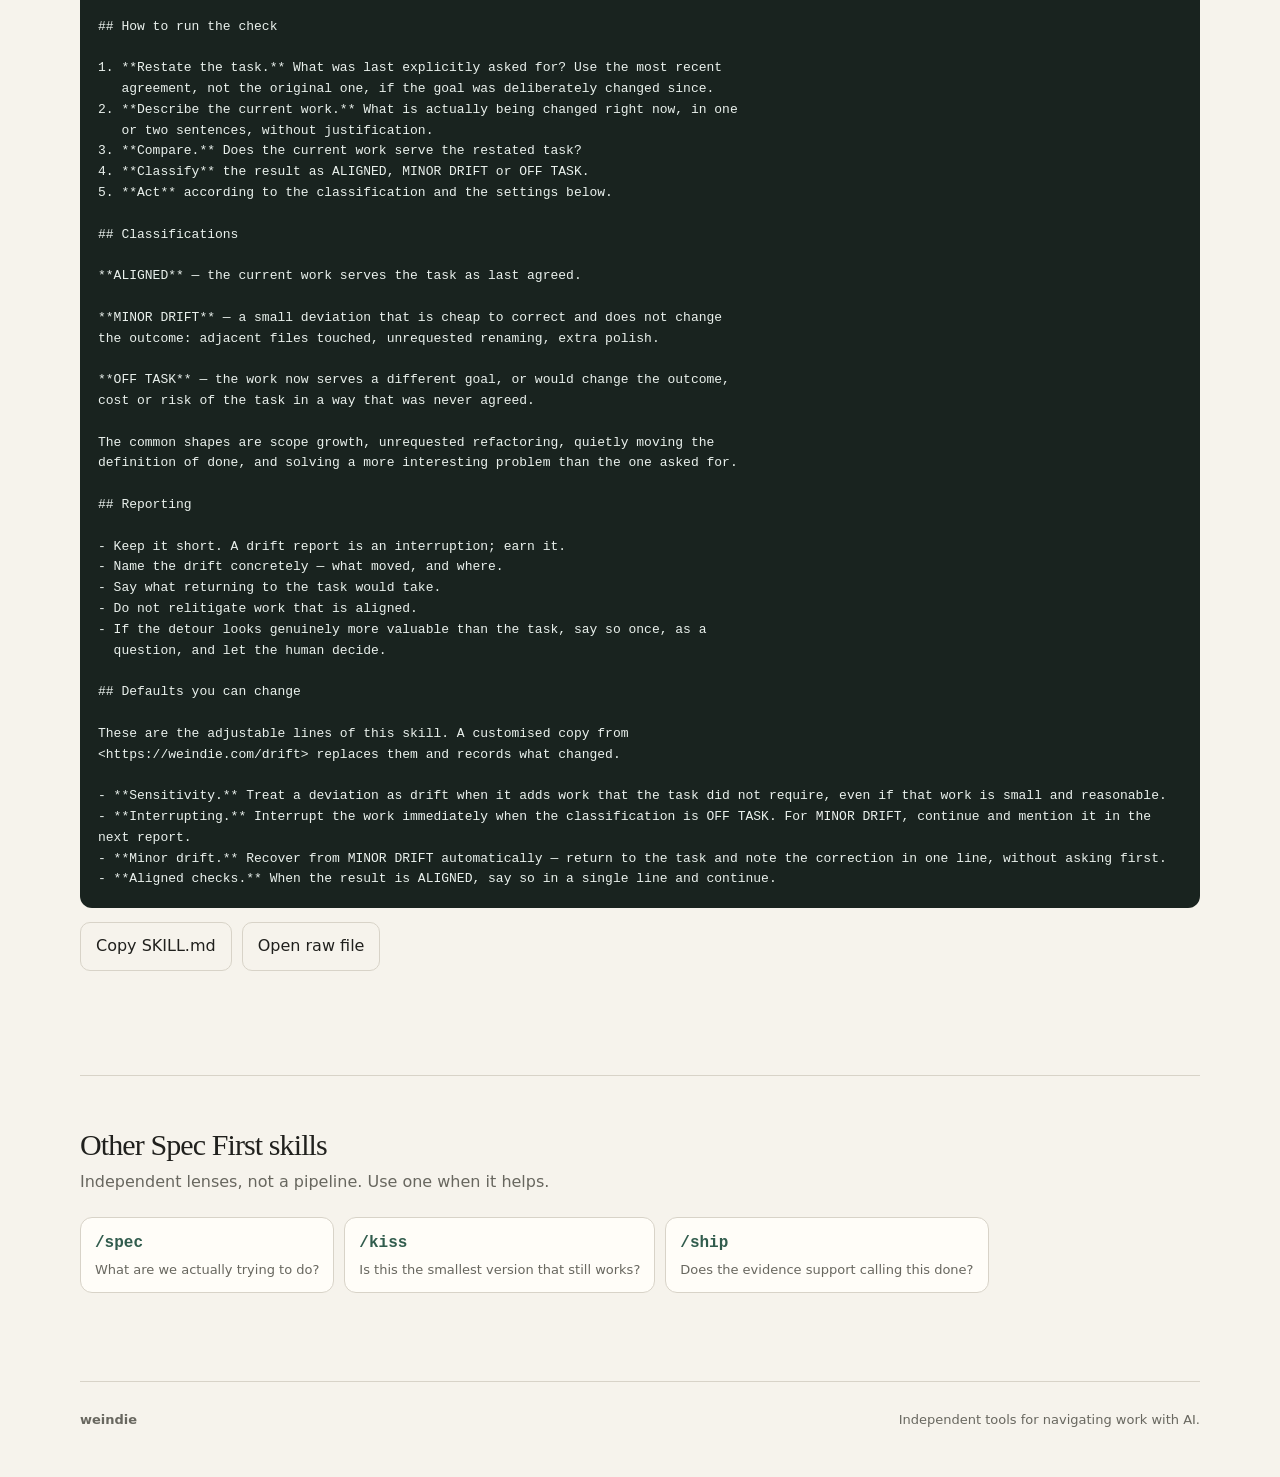
<file: drift/index.html>
<!doctype html>
<html lang="en">
<head>
  <meta charset="utf-8">
  <meta name="viewport" content="width=device-width,initial-scale=1">
  <title>/drift — WeIndie</title>
  <meta name="description" content="Are we still doing what we meant to do? Checks whether current AI work has moved away from the intended task.">
  <link rel="canonical" href="https://weindie.com/drift">
  <link rel="icon" href="data:image/svg+xml,%3Csvg xmlns='http://www.w3.org/2000/svg' viewBox='0 0 32 32'%3E%3Crect width='32' height='32' rx='7' fill='%23315c4d'/%3E%3Cpath d='M7 11l4 11 5-8 5 8 4-11' fill='none' stroke='%23f6f3ec' stroke-width='2.5' stroke-linecap='round' stroke-linejoin='round'/%3E%3C/svg%3E">
  <meta property="og:type" content="website">
  <meta property="og:site_name" content="WeIndie">
  <meta property="og:title" content="/drift — WeIndie">
  <meta property="og:description" content="Are we still doing what we meant to do? Checks whether current AI work has moved away from the intended task.">
  <meta property="og:url" content="https://weindie.com/drift">
  <meta property="og:image" content="https://weindie.com/og/drift.png">
  <meta property="og:image:type" content="image/png">
  <meta property="og:image:width" content="1200">
  <meta property="og:image:height" content="630">
  <meta property="og:image:alt" content="/drift — Are we still doing what we meant to do?">
  <meta name="twitter:card" content="summary_large_image">
  <meta name="twitter:title" content="/drift — WeIndie">
  <meta name="twitter:description" content="Are we still doing what we meant to do? Checks whether current AI work has moved away from the intended task.">
  <meta name="twitter:image" content="https://weindie.com/og/drift.png">
  <meta name="twitter:image:alt" content="/drift — Are we still doing what we meant to do?">
  <style>:root{--paper:#f6f3ec;--ink:#20201d;--muted:#68675f;--line:#d8d3c8;--card:#fffdf8;--accent:#315c4d;--soft:#e5ede8;--code:#19231f;--shadow:0 18px 45px rgba(40,37,30,.08)}
*{box-sizing:border-box}
html{scroll-behavior:smooth}
body{margin:0;background:var(--paper);color:var(--ink);font:16px/1.55 Inter,ui-sans-serif,system-ui,-apple-system,BlinkMacSystemFont,"Segoe UI",sans-serif}
button,textarea,select,input{font:inherit}
a{color:inherit}
code,pre{font-family:ui-monospace,SFMono-Regular,Menlo,Consolas,monospace}
.wrap{width:min(1120px,calc(100% - 40px));margin:auto}
.nav{height:76px;display:flex;align-items:center;justify-content:space-between;border-bottom:1px solid var(--line)}
.brand{font-size:21px;font-weight:750;letter-spacing:-.04em;text-decoration:none}
.navlinks{display:flex;gap:24px;color:var(--muted);font-size:14px}
.navlinks a{text-decoration:none}
.navlinks a:hover{color:var(--ink)}
footer{padding:36px 0 52px;color:var(--muted);font-size:13px}
.foot{display:flex;justify-content:space-between;gap:16px;border-top:1px solid var(--line);padding-top:28px}
.eyebrow{color:var(--accent);font-size:12px;text-transform:uppercase;letter-spacing:.14em;font-weight:750}
.btn{border:1px solid var(--line);background:transparent;border-radius:10px;padding:11px 15px;cursor:pointer;color:var(--ink);text-decoration:none;display:inline-block}
.btn:hover{background:var(--soft);border-color:#aac0b6}
.btn.primary{background:var(--accent);color:#fff;border-color:var(--accent);font-weight:700}
.btn.primary:hover{filter:brightness(.93);background:var(--accent)}
.pill{border:1px solid var(--line);background:transparent;border-radius:999px;padding:8px 12px;cursor:pointer;color:var(--muted)}
.pill:hover,.pill.active{background:var(--soft);border-color:#aac0b6;color:var(--accent)}
.pills{display:flex;flex-wrap:wrap;gap:8px}
pre.src{background:var(--code);color:#eaf1ed;border-radius:12px;padding:18px;font-size:13px;line-height:1.6;overflow-x:auto;white-space:pre-wrap;word-wrap:break-word;margin:0}
.chat{background:var(--code);color:#eaf1ed;border-radius:12px;padding:18px;font-size:14px}
.msg{margin-bottom:15px}.msg:last-child{margin-bottom:0}
.who{font-size:10px;text-transform:uppercase;letter-spacing:.13em;color:#9cb1a7;margin-bottom:4px}

/* skill page */
.shead{padding:64px 0 0}
.stitle{display:flex;align-items:baseline;gap:14px;flex-wrap:wrap}
.stitle h1{font-family:ui-monospace,SFMono-Regular,Menlo,Consolas,monospace;font-size:clamp(40px,7vw,64px);line-height:1;letter-spacing:-.04em;margin:0;font-weight:600;color:var(--accent)}
.ver{border:1px solid var(--line);border-radius:999px;padding:4px 10px;font-size:12px;color:var(--muted)}
.squestion{font-family:Georgia,serif;font-size:clamp(24px,3.4vw,34px);line-height:1.2;letter-spacing:-.03em;margin:20px 0 14px;font-weight:500;max-width:19em}
.ssummary{font-size:18px;color:var(--muted);max-width:34em;margin:0}
.actions{display:flex;flex-wrap:wrap;gap:10px;margin:30px 0 8px}
.sec{padding:52px 0;border-top:1px solid var(--line);margin-top:52px}
.sec>h2{font:500 30px/1.15 Georgia,serif;letter-spacing:-.03em;margin:0 0 8px}
.sec>.lede{color:var(--muted);margin:0 0 22px;max-width:38em}
.card{background:var(--card);border:1px solid var(--line);border-radius:16px;padding:22px}
.two{display:grid;grid-template-columns:1fr 1fr;gap:18px}
.two h3,.card h3{font-size:15px;margin:0 0 10px}
.two ul{margin:0;padding-left:18px;color:var(--muted)}
.two li{margin-bottom:7px}
.rowbtns{display:flex;flex-wrap:wrap;gap:10px;margin-top:14px;align-items:center}
.note{color:var(--muted);font-size:14px;margin:12px 0 0}
.copybox{position:relative}
.path{background:var(--soft);border-radius:10px;padding:12px 14px;font-family:ui-monospace,SFMono-Regular,Menlo,Consolas,monospace;font-size:13px;overflow-x:auto;color:var(--code)}
.opt{border-top:1px solid var(--line);padding:18px 0}
.opt:first-of-type{border-top:0;padding-top:0}
.opt .lbl{font-weight:700;font-size:15px}
.opt .help{color:var(--muted);font-size:14px;margin:2px 0 10px}
.changes{background:var(--soft);border-radius:12px;padding:16px 18px;margin-top:6px}
.changes h3{margin:0 0 10px;font-size:13px;text-transform:uppercase;letter-spacing:.1em;color:var(--accent)}
.chg{margin-bottom:12px;font-size:14px}.chg:last-child{margin-bottom:0}
.chg b{display:block;font-size:13px}
.chg .was{color:var(--muted);text-decoration:line-through;text-decoration-thickness:1px}
.chg .now{color:var(--code)}
.none{color:var(--muted);font-size:14px;margin:0}
.reveal{margin-top:14px}
.reveal summary{cursor:pointer;color:var(--accent);font-size:14px;padding:6px 0}
.reveal[open] summary{margin-bottom:10px}
.diff{background:var(--code);border-radius:12px;padding:16px;font-size:13px;line-height:1.6;overflow-x:auto;margin:0;color:#c8d6cf}
.diff .add{color:#9fe3b6}
.diff .del{color:#f0a9a0}
.diff .hunk{color:#8ea89c}
.toast{position:fixed;left:50%;bottom:26px;transform:translateX(-50%) translateY(14px);background:var(--code);color:#eaf1ed;padding:10px 16px;border-radius:999px;font-size:14px;opacity:0;pointer-events:none;transition:opacity .18s,transform .18s;z-index:9}
.toast.show{opacity:1;transform:translateX(-50%) translateY(0)}
.crumbs{color:var(--muted);font-size:14px;margin-top:26px}
.crumbs a{color:var(--accent)}
.other{display:flex;flex-wrap:wrap;gap:10px;margin-top:16px}
.other a{text-decoration:none;border:1px solid var(--line);border-radius:12px;padding:12px 14px;background:var(--card);min-width:150px}
.other a:hover{border-color:#aac0b6;background:var(--soft)}
.other code{color:var(--accent);font-weight:700}
.other span{display:block;color:var(--muted);font-size:13px;margin-top:4px}
@media(max-width:760px){
  .navlinks{display:none}
  .shead{padding-top:40px}
  .two{grid-template-columns:1fr}
  .sec{padding:40px 0;margin-top:40px}
  .actions .btn,.rowbtns .btn{flex:1 1 auto;text-align:center}
  .foot{display:block}.foot span{display:block;margin-top:8px}
}
@media(max-width:520px){
  .wrap{width:min(100% - 24px,1120px)}
  .card{padding:18px}
}
</style>
</head>
<body>
  <header class="wrap nav">
    <a class="brand" href="/">weindie</a>
    <nav class="navlinks"><a href="/spec">/spec</a><a href="/kiss">/kiss</a><a href="/ship">/ship</a><a href="/#about">What this is</a></nav>
  </header>
  <main class="wrap">
    <div class="shead">
      <div class="eyebrow">Spec First skill</div>
      <div class="stitle"><h1>/drift</h1><span class="ver">v0.1</span></div>
      <p class="squestion">Are we still doing what we meant to do?</p>
      <p class="ssummary">Checks whether the current work has moved away from the task it was meant to do, and helps get back to it.</p>
      <div class="actions">
        <a class="btn primary" href="#try">Try it once</a>
        <a class="btn" href="#install">Install</a>
        <a class="btn" href="#customise">Make it yours</a>
        <a class="btn" href="#source">View SKILL.md</a>
      </div>
      <p class="crumbs">Sent this link by someone? <code>/drift</code> is a skill you can add to an AI coding tool — or just try the prompt below in a conversation you already have open.</p>
    </div>

    <section class="sec" id="try">
      <h2>Try it once</h2>
      <p class="lede">Nothing to install. Copy this into a conversation that is already underway, and see whether the idea is useful before you commit to it.</p>
      <div class="card">
        <pre class="src" id="tryPrompt">Run a drift check on this conversation before continuing. Restate the task I last actually asked for, describe what you are working on right now, and say whether they still match — ALIGNED, MINOR DRIFT or OFF TASK. If they have diverged, name concretely what moved and what returning to the task would take. If the work is aligned, say so in one line and carry on. Do not invent a problem to find.</pre>
        <div class="rowbtns"><button class="btn primary" id="copyTry">Copy prompt</button></div>
        <p class="note">This is a short, portable version. The installed skill below carries the fuller behaviour — when to stay quiet, how to report, and what not to flag — and your AI does not need to be able to read this page for either to work.</p>
      </div>
    </section>

    <section class="sec" id="example">
      <h2>What it looks like</h2>
      <p class="lede">A focused fix turns into an unrelated refactor.</p>
      <div class="chat"><div class="msg"><div class="who">You</div>Fix the login redirect — it drops the return URL.</div><div class="msg"><div class="who">AI</div>I've started restructuring the auth service so redirects are handled centrally.</div><div class="msg"><div class="who">/drift</div>OFF TASK. The request was one broken redirect; this is now an auth refactor. The return URL is dropped in buildRedirect(). Park the restructure and fix that line — the refactor may still be worth doing, but as its own decision.</div></div>
    </section>

    <section class="sec" id="when">
      <h2>When to reach for it</h2>
      <p class="lede">A skill that fires on everything stops meaning anything. <code>/drift</code> is allowed to find nothing.</p>
      <div class="two">
        <div class="card"><h3>Useful when</h3><ul><li>An agent has been working for a while without checking back.</li><li>The change surface is growing beyond what the request implied.</li><li>You are about to review or accept work you did not watch closely.</li></ul></div>
        <div class="card"><h3>Probably not needed when</h3><ul><li>The task is small and still in plain view.</li><li>The larger change was requested deliberately.</li><li>A new direction has just been agreed — that is the new task, not drift.</li></ul></div>
      </div>
    </section>

    <section class="sec" id="install">
      <h2>Install the full skill</h2>
      <p class="lede">One canonical skill, packaged for wherever you work. Choose your environment for the right path.</p>
      <div class="card">
        <div class="pills" id="platforms" role="group" aria-label="Environment">
          <button class="pill active" data-platform="claude" aria-pressed="true">Claude Code</button><button class="pill" data-platform="cursor" aria-pressed="false">Cursor</button><button class="pill" data-platform="codex" aria-pressed="false">OpenAI / Codex</button><button class="pill" data-platform="generic" aria-pressed="false">Generic</button>
        </div>
        <h3 style="margin-top:20px">In a project</h3>
        <div class="path" id="destPath"></div>
        <div id="destUserRow"><h3 style="margin-top:16px">For all your projects</h3><div class="path" id="destUser"></div></div>
        <p class="note" id="platformNote"></p>
        <div class="rowbtns">
          <button class="btn primary" id="dlCanonical">Download SKILL.md</button>
          <button class="btn" id="copyCmd">Copy install command</button>
          <a class="btn" id="docsLink" href="#" rel="noreferrer noopener" target="_blank"></a>
        </div>
        <p class="note">Or fetch it straight into place:</p>
        <div class="path" id="cmd"></div>
      </div>
    </section>

    <section class="sec" id="customise">
      <h2>Make it yours</h2>
      <p class="lede">A few choices that change how <code>/drift</code> behaves. Everything below happens in this browser — nothing is sent anywhere, and nothing is saved.</p>
      <div class="card">
        <div id="opts"></div>
        <div class="changes" id="changes"></div>
        <div class="rowbtns"><button class="btn primary" id="dlCustom">Download your /drift</button></div>
        <p class="note">Install it exactly as above — same file name, same folder.</p>
        <details class="reveal"><summary>View generated SKILL.md</summary><pre class="src" id="gen"></pre></details>
        <details class="reveal"><summary id="diffTitle">Compare with default</summary><pre class="diff" id="diff"></pre></details>
      </div>
    </section>

    <section class="sec" id="source">
      <h2>Skill source</h2>
      <p class="lede">This is the whole skill — the same file the downloads are built from. Nothing downloadable here should be less inspectable than the page explaining it. Raw copy: <a href="/drift/SKILL.md"><code>/drift/SKILL.md</code></a></p>
      <pre class="src">---
name: drift
description: Check whether current work has moved away from the task it was meant to do, and recover when it has.
metadata:
  version: &quot;0.1&quot;
  source: https://weindie.com/drift
---

# /drift

**Are we still doing what we meant to do?**

Work drifts. A focused fix becomes a refactor; a question becomes a rewrite. Drift
is not automatically wrong — sometimes the detour is the more valuable work — but
it should be a decision rather than an accident. This skill compares what is being
done now against what was last actually agreed, and says plainly whether they
still match.

## Useful when

- An agent has been working for a while without checking back.
- The change surface is growing beyond what the request implied.
- You are about to review or accept work you did not watch closely.
- Something feels off but you cannot yet name what.

## Probably not needed when

- The task is small and still in plain view.
- The larger change was requested deliberately.
- A new direction has just been agreed — that is the new task, not drift.

Deviation is not the same as drift. Work that moved for a stated and accepted
reason is aligned. Do not manufacture a finding when the work is on track.

## How to run the check

1. **Restate the task.** What was last explicitly asked for? Use the most recent
   agreement, not the original one, if the goal was deliberately changed since.
2. **Describe the current work.** What is actually being changed right now, in one
   or two sentences, without justification.
3. **Compare.** Does the current work serve the restated task?
4. **Classify** the result as ALIGNED, MINOR DRIFT or OFF TASK.
5. **Act** according to the classification and the settings below.

## Classifications

**ALIGNED** — the current work serves the task as last agreed.

**MINOR DRIFT** — a small deviation that is cheap to correct and does not change
the outcome: adjacent files touched, unrequested renaming, extra polish.

**OFF TASK** — the work now serves a different goal, or would change the outcome,
cost or risk of the task in a way that was never agreed.

The common shapes are scope growth, unrequested refactoring, quietly moving the
definition of done, and solving a more interesting problem than the one asked for.

## Reporting

- Keep it short. A drift report is an interruption; earn it.
- Name the drift concretely — what moved, and where.
- Say what returning to the task would take.
- Do not relitigate work that is aligned.
- If the detour looks genuinely more valuable than the task, say so once, as a
  question, and let the human decide.

## Defaults you can change

These are the adjustable lines of this skill. A customised copy from
&lt;https://weindie.com/drift&gt; replaces them and records what changed.

- **Sensitivity.** Treat a deviation as drift when it adds work that the task did not require, even if that work is small and reasonable.
- **Interrupting.** Interrupt the work immediately when the classification is OFF TASK. For MINOR DRIFT, continue and mention it in the next report.
- **Minor drift.** Recover from MINOR DRIFT automatically — return to the task and note the correction in one line, without asking first.
- **Aligned checks.** When the result is ALIGNED, say so in a single line and continue.
</pre>
      <div class="rowbtns"><button class="btn" id="copySource">Copy SKILL.md</button><a class="btn" href="/drift/SKILL.md">Open raw file</a></div>
    </section>

    <section class="sec" id="more">
      <h2>Other Spec First skills</h2>
      <p class="lede">Independent lenses, not a pipeline. Use one when it helps.</p>
      <div class="other"><a href="/spec"><code>/spec</code><span>What are we actually trying to do?</span></a><a href="/kiss"><code>/kiss</code><span>Is this the smallest version that still works?</span></a><a href="/ship"><code>/ship</code><span>Does the evidence support calling this done?</span></a></div>
    </section>
  </main>
  <footer class="wrap"><div class="foot"><strong>weindie</strong><span>Independent tools for navigating work with AI.</span></div></footer>
  <script>window.SKILL={"slug":"drift","version":"0.1","source":"https://weindie.com/drift","raw":"https://weindie.com/drift/SKILL.md","canonical":"---\nname: drift\ndescription: Check whether current work has moved away from the task it was meant to do, and recover when it has.\nmetadata:\n  version: \"0.1\"\n  source: https://weindie.com/drift\n---\n\n# /drift\n\n**Are we still doing what we meant to do?**\n\nWork drifts. A focused fix becomes a refactor; a question becomes a rewrite. Drift\nis not automatically wrong — sometimes the detour is the more valuable work — but\nit should be a decision rather than an accident. This skill compares what is being\ndone now against what was last actually agreed, and says plainly whether they\nstill match.\n\n## Useful when\n\n- An agent has been working for a while without checking back.\n- The change surface is growing beyond what the request implied.\n- You are about to review or accept work you did not watch closely.\n- Something feels off but you cannot yet name what.\n\n## Probably not needed when\n\n- The task is small and still in plain view.\n- The larger change was requested deliberately.\n- A new direction has just been agreed — that is the new task, not drift.\n\nDeviation is not the same as drift. Work that moved for a stated and accepted\nreason is aligned. Do not manufacture a finding when the work is on track.\n\n## How to run the check\n\n1. **Restate the task.** What was last explicitly asked for? Use the most recent\n   agreement, not the original one, if the goal was deliberately changed since.\n2. **Describe the current work.** What is actually being changed right now, in one\n   or two sentences, without justification.\n3. **Compare.** Does the current work serve the restated task?\n4. **Classify** the result as ALIGNED, MINOR DRIFT or OFF TASK.\n5. **Act** according to the classification and the settings below.\n\n## Classifications\n\n**ALIGNED** — the current work serves the task as last agreed.\n\n**MINOR DRIFT** — a small deviation that is cheap to correct and does not change\nthe outcome: adjacent files touched, unrequested renaming, extra polish.\n\n**OFF TASK** — the work now serves a different goal, or would change the outcome,\ncost or risk of the task in a way that was never agreed.\n\nThe common shapes are scope growth, unrequested refactoring, quietly moving the\ndefinition of done, and solving a more interesting problem than the one asked for.\n\n## Reporting\n\n- Keep it short. A drift report is an interruption; earn it.\n- Name the drift concretely — what moved, and where.\n- Say what returning to the task would take.\n- Do not relitigate work that is aligned.\n- If the detour looks genuinely more valuable than the task, say so once, as a\n  question, and let the human decide.\n\n## Defaults you can change\n\nThese are the adjustable lines of this skill. A customised copy from\n\u003chttps://weindie.com/drift> replaces them and records what changed.\n\n- **Sensitivity.** Treat a deviation as drift when it adds work that the task did not require, even if that work is small and reasonable.\n- **Interrupting.** Interrupt the work immediately when the classification is OFF TASK. For MINOR DRIFT, continue and mention it in the next report.\n- **Minor drift.** Recover from MINOR DRIFT automatically — return to the task and note the correction in one line, without asking first.\n- **Aligned checks.** When the result is ALIGNED, say so in a single line and continue.\n","defaultsNote":"These are the adjustable lines of this skill. A customised copy from\n\u003chttps://weindie.com/drift> replaces them and records what changed.","tryOnce":"Run a drift check on this conversation before continuing. Restate the task I last actually asked for, describe what you are working on right now, and say whether they still match — ALIGNED, MINOR DRIFT or OFF TASK. If they have diverged, name concretely what moved and what returning to the task would take. If the work is aligned, say so in one line and carry on. Do not invent a problem to find.","options":[{"id":"sensitivity","label":"Drift sensitivity","help":"How much deviation counts as drift.","choices":[{"id":"consequential","label":"Only consequential drift","line":"- **Sensitivity.** Treat a deviation as drift only when it changes the outcome, cost or risk of the task. Ignore small additions that a reasonable person would have made anyway.","isDefault":false},{"id":"balanced","label":"Balanced","line":"- **Sensitivity.** Treat a deviation as drift when it adds work that the task did not require, even if that work is small and reasonable.","isDefault":true},{"id":"strict","label":"Strict","line":"- **Sensitivity.** Treat any work that was not part of the stated task as drift, including small additions, renaming and unrequested polish.","isDefault":false}]},{"id":"interrupting","label":"When to interrupt","help":"Whether drift stops the work or waits for the next report.","choices":[{"id":"offtask","label":"Only when off task","line":"- **Interrupting.** Interrupt the work immediately when the classification is OFF TASK. For MINOR DRIFT, continue and mention it in the next report.","isDefault":true},{"id":"any","label":"On any drift","line":"- **Interrupting.** Interrupt the work as soon as any drift is detected, including MINOR DRIFT.","isDefault":false},{"id":"never","label":"Never mid-task","line":"- **Interrupting.** Never interrupt mid-task. Collect drift findings and report them together when the work next pauses.","isDefault":false}]},{"id":"minor","label":"Minor drift","help":"Whether small deviations are corrected without asking.","choices":[{"id":"auto","label":"Recover automatically","line":"- **Minor drift.** Recover from MINOR DRIFT automatically — return to the task and note the correction in one line, without asking first.","isDefault":true},{"id":"ask","label":"Always ask first","line":"- **Minor drift.** Do not recover from MINOR DRIFT automatically. Report it and wait for a decision before changing course.","isDefault":false}]},{"id":"aligned","label":"Aligned checks","help":"What happens when nothing has drifted.","choices":[{"id":"brief","label":"Confirm in one line","line":"- **Aligned checks.** When the result is ALIGNED, say so in a single line and continue.","isDefault":true},{"id":"silent","label":"Stay silent","line":"- **Aligned checks.** When the result is ALIGNED, say nothing and continue working.","isDefault":false}]}],"platforms":[{"id":"claude","name":"Claude Code","project":".claude/skills/\u003cslug>/SKILL.md","user":"~/.claude/skills/\u003cslug>/SKILL.md","note":"Project skills also load from any parent directory up to the repository root. On a name clash, a personal skill wins over a project one.","docs":"https://code.claude.com/docs/en/skills","docsLabel":"Claude Code skills documentation"},{"id":"cursor","name":"Cursor","project":".cursor/skills/\u003cslug>/SKILL.md","user":"~/.cursor/skills/\u003cslug>/SKILL.md","note":"Cursor also reads .agents/skills/, .claude/skills/ and .codex/skills/, so a skill installed for another tool is usually already available.","docs":"https://cursor.com/docs/skills","docsLabel":"Cursor skills documentation"},{"id":"codex","name":"OpenAI / Codex","project":".agents/skills/\u003cslug>/SKILL.md","user":"~/.agents/skills/\u003cslug>/SKILL.md","note":"Codex scans .agents/skills in every directory from the working directory up to the repository root.","docs":"https://developers.openai.com/codex/skills","docsLabel":"Codex skills documentation"},{"id":"generic","name":"Generic","project":".agents/skills/\u003cslug>/SKILL.md","user":"~/.agents/skills/\u003cslug>/SKILL.md","note":"The Agent Skills specification defines the folder and the SKILL.md format, but leaves it to each tool to decide where to look. .agents/skills/ is the most widely read location — check your tool if it is not picked up.","docs":"https://agentskills.io/specification","docsLabel":"Agent Skills specification"}]};</script>
  <script>(function () {
  var D = window.SKILL;
  var $ = function (s) { return document.querySelector(s); };
  var sel = {}, platform = D.platforms[0].id;

  D.options.forEach(function (o) { sel[o.id] = def(o).id; });

  function def(o) { return o.choices.filter(function (c) { return c.isDefault; })[0]; }
  function cur(o) { return o.choices.filter(function (c) { return c.id === sel[o.id]; })[0]; }
  function changedOptions() { return D.options.filter(function (o) { return cur(o).id !== def(o).id; }); }

  /* ---- toast + copy ---- */
  var toastEl = document.createElement('div');
  toastEl.className = 'toast';
  document.body.appendChild(toastEl);
  var toastTimer;
  function toast(msg) {
    toastEl.textContent = msg;
    toastEl.classList.add('show');
    clearTimeout(toastTimer);
    toastTimer = setTimeout(function () { toastEl.classList.remove('show'); }, 1900);
  }
  function copy(text, what) {
    function fallback() {
      var ta = document.createElement('textarea');
      ta.value = text;
      ta.setAttribute('readonly', '');
      ta.style.position = 'fixed';
      ta.style.top = '-1000px';
      document.body.appendChild(ta);
      ta.select();
      var ok = false;
      try { ok = document.execCommand('copy'); } catch (e) { ok = false; }
      ta.remove();
      toast(ok ? what + ' copied' : 'Copy failed — select the text and copy manually');
    }
    if (navigator.clipboard && navigator.clipboard.writeText) {
      navigator.clipboard.writeText(text).then(function () { toast(what + ' copied'); }, fallback);
    } else { fallback(); }
  }

  /* ---- generate the customised skill ---- */
  function generate() {
    var text = D.canonical, changed = changedOptions();
    changed.forEach(function (o) { text = text.split(def(o).line).join(cur(o).line); });
    if (changed.length) {
      text = text.replace(
        '  source: ' + D.source + '\n',
        '  source: ' + D.source + '\n  based_on: WeIndie /' + D.slug + ' v' + D.version + '\n'
      );
      text = text.replace(
        D.defaultsNote,
        'Customised from the WeIndie default, based on `/' + D.slug + '` v' + D.version +
        '. Changed from default: ' + changed.map(function (o) { return o.label.toLowerCase(); }).join(', ') + '.'
      );
    }
    return text;
  }

  /* ---- unified diff (LCS) ---- */
  function diff(aText, bText) {
    var a = aText.split('\n'), b = bText.split('\n');
    var m = a.length, n = b.length, i, j;
    var lcs = [];
    for (i = 0; i <= m; i++) lcs.push(new Array(n + 1).fill(0));
    for (i = m - 1; i >= 0; i--)
      for (j = n - 1; j >= 0; j--)
        lcs[i][j] = a[i] === b[j] ? lcs[i + 1][j + 1] + 1 : Math.max(lcs[i + 1][j], lcs[i][j + 1]);
    var ops = [];
    i = 0; j = 0;
    while (i < m && j < n) {
      if (a[i] === b[j]) { ops.push([' ', a[i]]); i++; j++; }
      else if (lcs[i + 1][j] >= lcs[i][j + 1]) { ops.push(['-', a[i]]); i++; }
      else { ops.push(['+', b[j]]); j++; }
    }
    while (i < m) { ops.push(['-', a[i++]]); }
    while (j < n) { ops.push(['+', b[j++]]); }

    var keep = {}, ctx = 2, k;
    ops.forEach(function (op, idx) {
      if (op[0] !== ' ') for (k = idx - ctx; k <= idx + ctx; k++) keep[k] = true;
    });
    var out = [], gap = false;
    ops.forEach(function (op, idx) {
      if (!keep[idx]) { gap = true; return; }
      if (gap) { out.push(['hunk', '@@']); gap = false; }
      out.push([op[0] === '+' ? 'add' : op[0] === '-' ? 'del' : '', op[0] + ' ' + op[1]]);
    });
    return out;
  }

  function esc(s) {
    return String(s).replace(/&/g, '&amp;').replace(/</g, '&lt;').replace(/>/g, '&gt;');
  }

  /* ---- render ---- */
  function renderOptions() {
    $('#opts').innerHTML = D.options.map(function (o) {
      return '<div class="opt"><div class="lbl">' + esc(o.label) + '</div>' +
        '<p class="help">' + esc(o.help) + '</p><div class="pills" role="group" aria-label="' + esc(o.label) + '">' +
        o.choices.map(function (c) {
          return '<button class="pill' + (c.id === sel[o.id] ? ' active' : '') + '" data-opt="' + o.id +
            '" data-choice="' + c.id + '" aria-pressed="' + (c.id === sel[o.id]) + '">' + esc(c.label) + '</button>';
        }).join('') + '</div></div>';
    }).join('');
    Array.prototype.forEach.call($('#opts').querySelectorAll('.pill'), function (b) {
      b.addEventListener('click', function () {
        sel[b.dataset.opt] = b.dataset.choice;
        renderOptions();
        renderCustom();
      });
    });
  }

  function renderCustom() {
    var changed = changedOptions(), custom = generate();
    $('#changes').innerHTML = changed.length
      ? '<h3>Changed from default</h3>' + changed.map(function (o) {
        return '<div class="chg"><b>' + esc(o.label) + '</b>' +
          '<div class="was">' + esc(plain(def(o).line)) + '</div>' +
          '<div class="now">' + esc(plain(cur(o).line)) + '</div></div>';
      }).join('')
      : '<h3>Changed from default</h3><p class="none">Nothing changed yet. This is the standard <code>/' +
        esc(D.slug) + '</code> v' + esc(D.version) + '.</p>';
    $('#gen').textContent = custom;
    $('#diffTitle').textContent = changed.length ? 'Compare with default' : 'Compare with default (identical)';
    $('#diff').innerHTML = changed.length
      ? diff(D.canonical, custom).map(function (l) {
          return '<span class="' + l[0] + '">' + esc(l[1]) + '</span>';
        }).join('\n')
      : 'No differences.';
    $('#dlCustom').textContent = changed.length ? 'Download your /' + D.slug : 'Download /' + D.slug;
  }

  function plain(line) {
    return line.replace(/^- \*\*[^*]+\.\*\*\s*/, '').replace(/^-\s*/, '');
  }

  function platformById(id) {
    return D.platforms.filter(function (p) { return p.id === id; })[0];
  }

  function renderPlatform() {
    var p = platformById(platform);
    $('#destPath').textContent = p.project.replace(/<slug>/g, D.slug);
    $('#destUser').textContent = p.user ? p.user.replace(/<slug>/g, D.slug) : '';
    $('#destUserRow').style.display = p.user ? '' : 'none';
    $('#platformNote').textContent = p.note || '';
    $('#platformNote').style.display = p.note ? '' : 'none';
    $('#docsLink').href = p.docs;
    $('#docsLink').textContent = p.docsLabel;
    $('#cmd').textContent = 'mkdir -p ' + dir(p) + ' && curl -fsSL ' + D.raw + ' -o ' + dir(p) + '/SKILL.md';
    Array.prototype.forEach.call(document.querySelectorAll('#platforms .pill'), function (b) {
      var on = b.dataset.platform === platform;
      b.classList.toggle('active', on);
      b.setAttribute('aria-pressed', on);
    });
  }
  function dir(p) {
    return p.project.replace(/<slug>/g, D.slug).replace(/\/SKILL\.md$/, '');
  }

  function download(text) {
    var url = URL.createObjectURL(new Blob([text], { type: 'text/markdown' }));
    var a = document.createElement('a');
    a.href = url; a.download = 'SKILL.md'; a.style.display = 'none';
    document.body.appendChild(a); a.click(); a.remove();
    setTimeout(function () { URL.revokeObjectURL(url); }, 1000);
    toast('SKILL.md downloaded');
  }

  /* ---- wire up ---- */
  Array.prototype.forEach.call(document.querySelectorAll('#platforms .pill'), function (b) {
    b.addEventListener('click', function () { platform = b.dataset.platform; renderPlatform(); });
  });
  $('#copyTry').addEventListener('click', function () { copy(D.tryOnce, 'Prompt'); });
  $('#copyCmd').addEventListener('click', function () { copy($('#cmd').textContent, 'Command'); });
  $('#dlCanonical').addEventListener('click', function () { download(D.canonical); });
  $('#dlCustom').addEventListener('click', function () { download(generate()); });
  $('#copySource').addEventListener('click', function () { copy(D.canonical, 'SKILL.md'); });

  renderOptions();
  renderCustom();
  renderPlatform();
})();
</script>
</body>
</html>
</file>
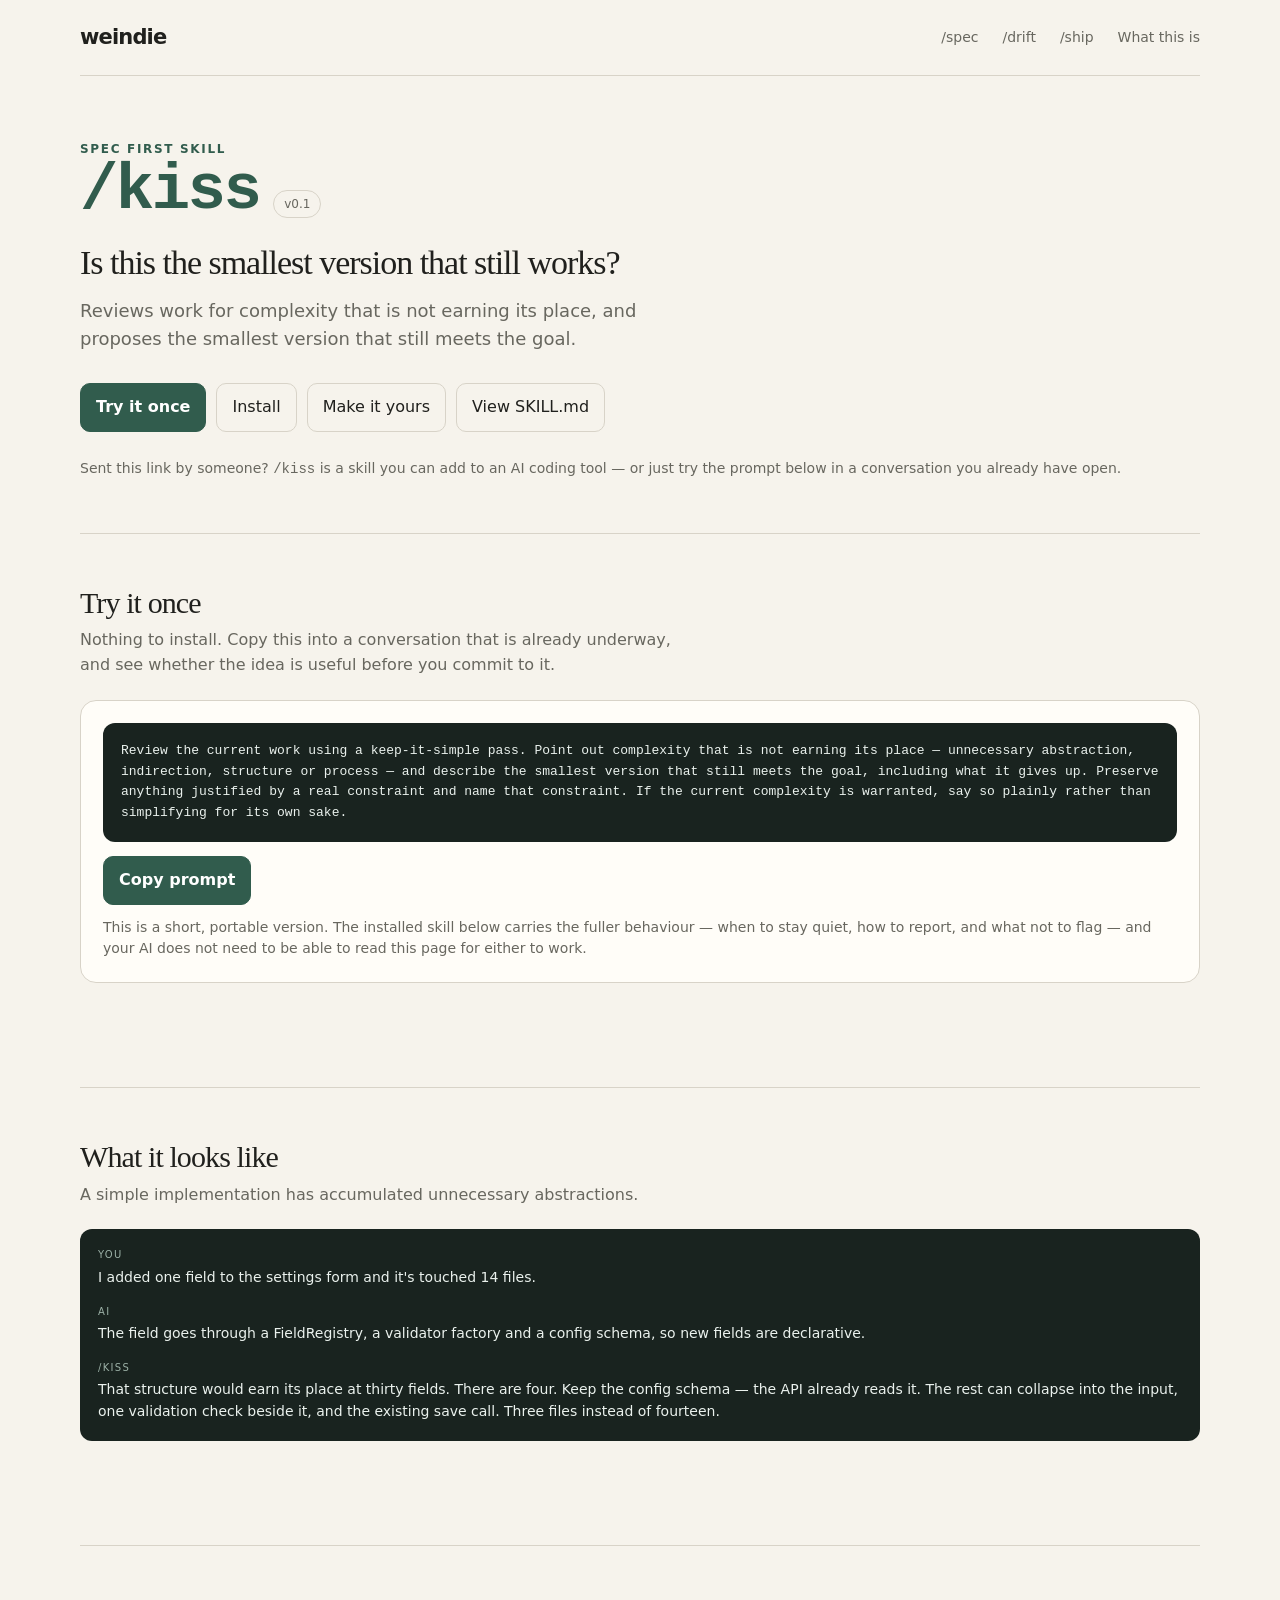
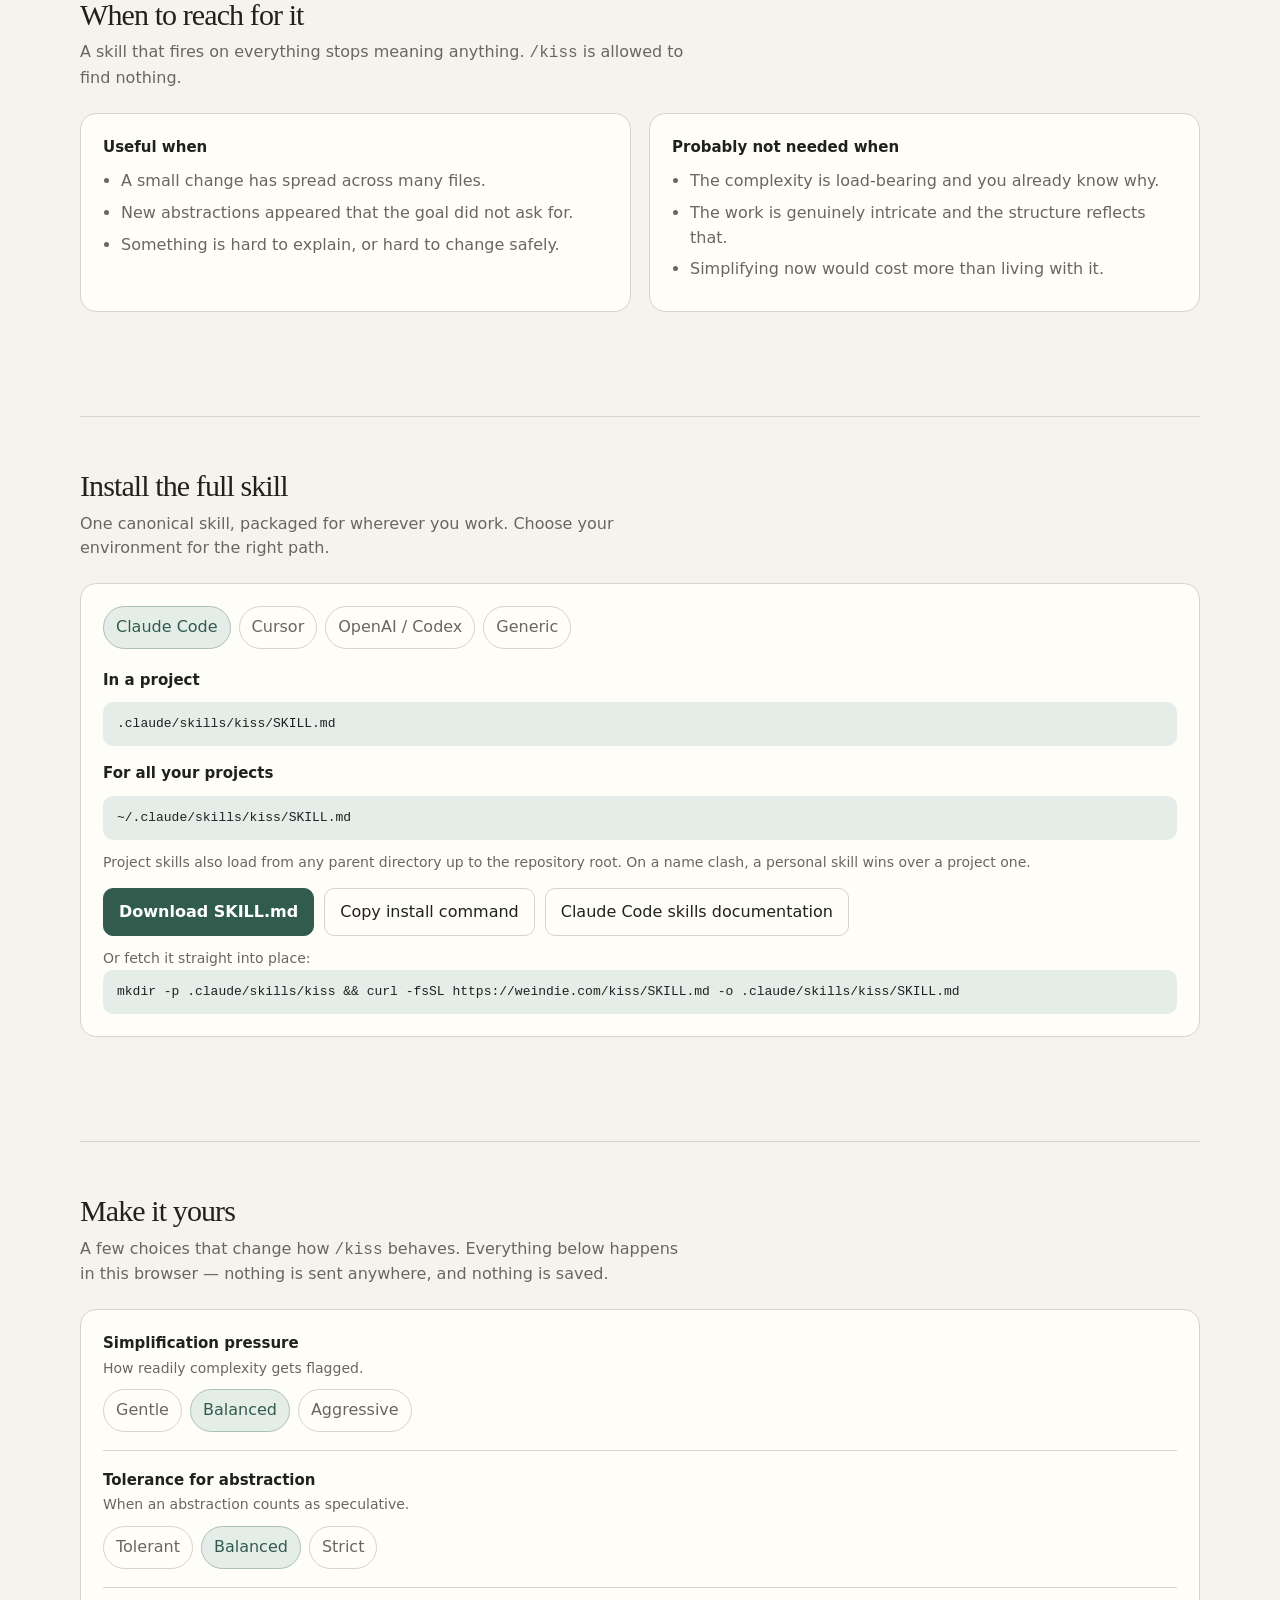
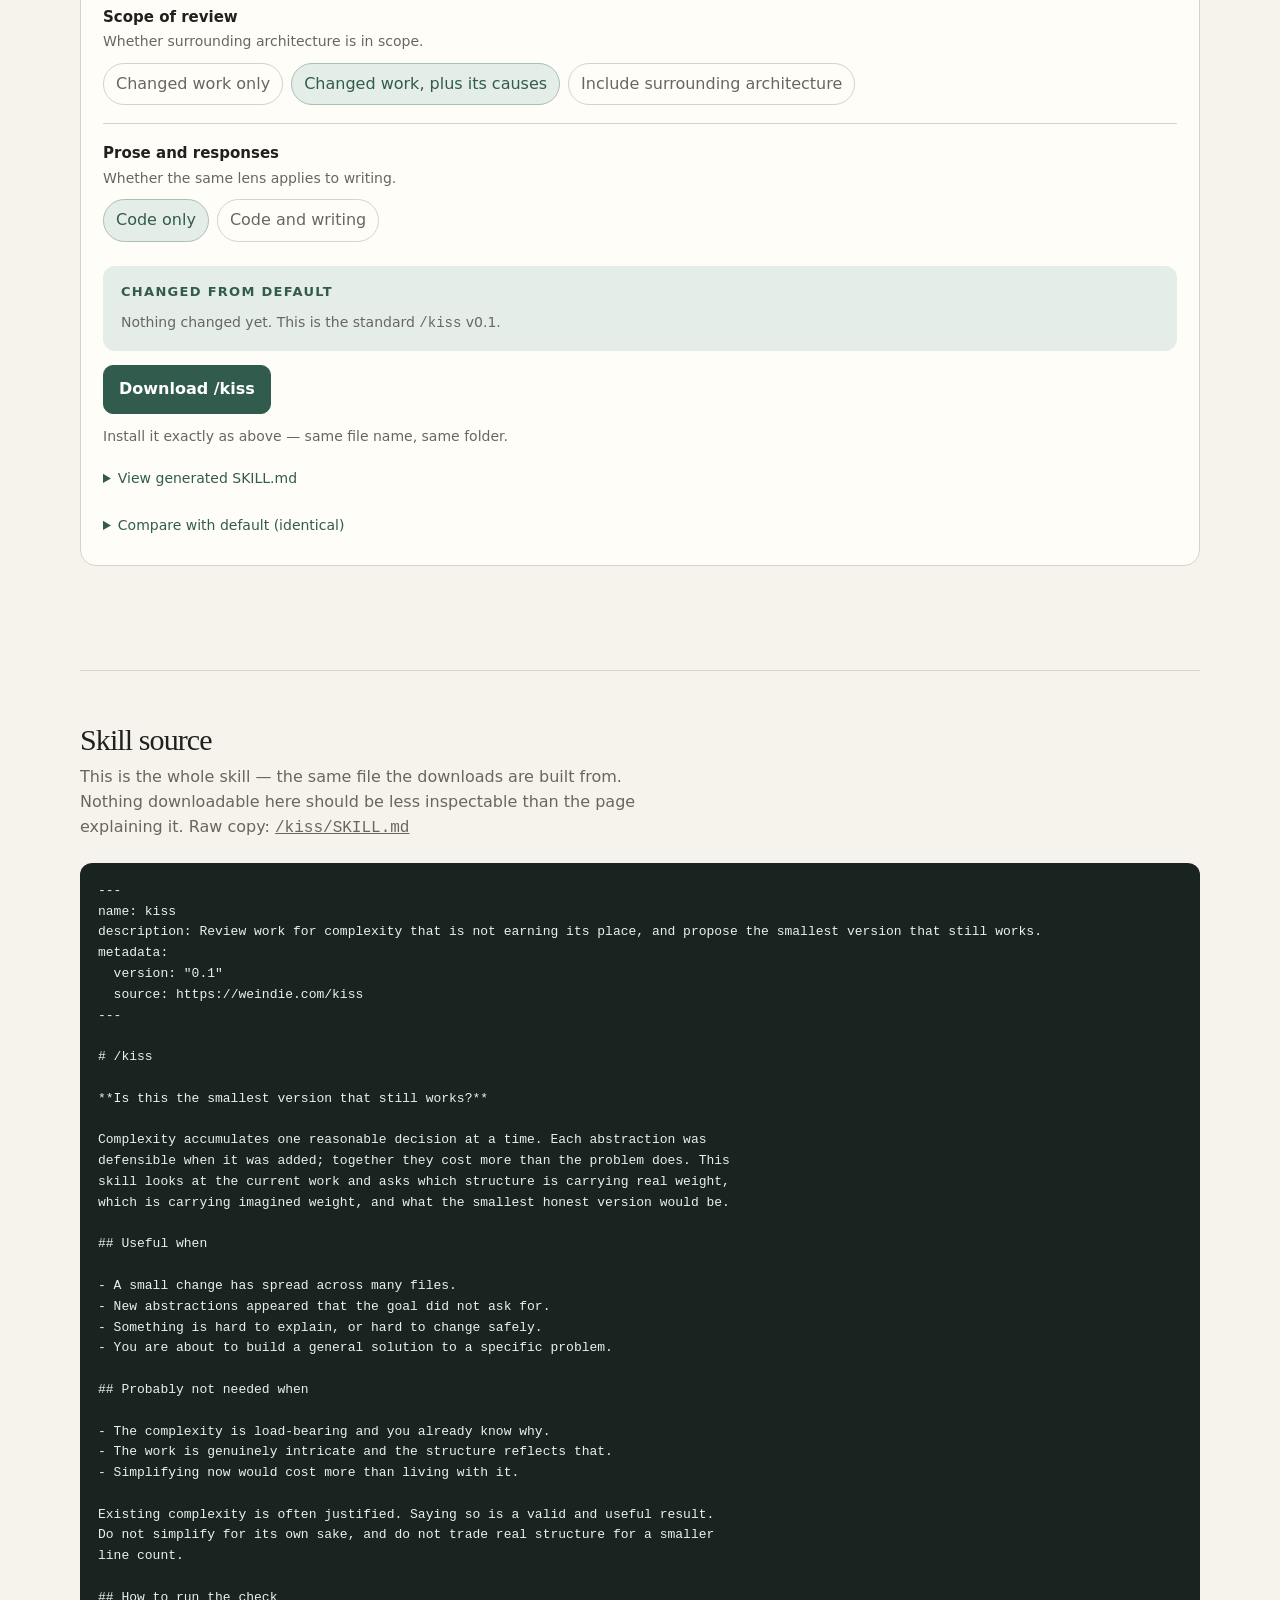
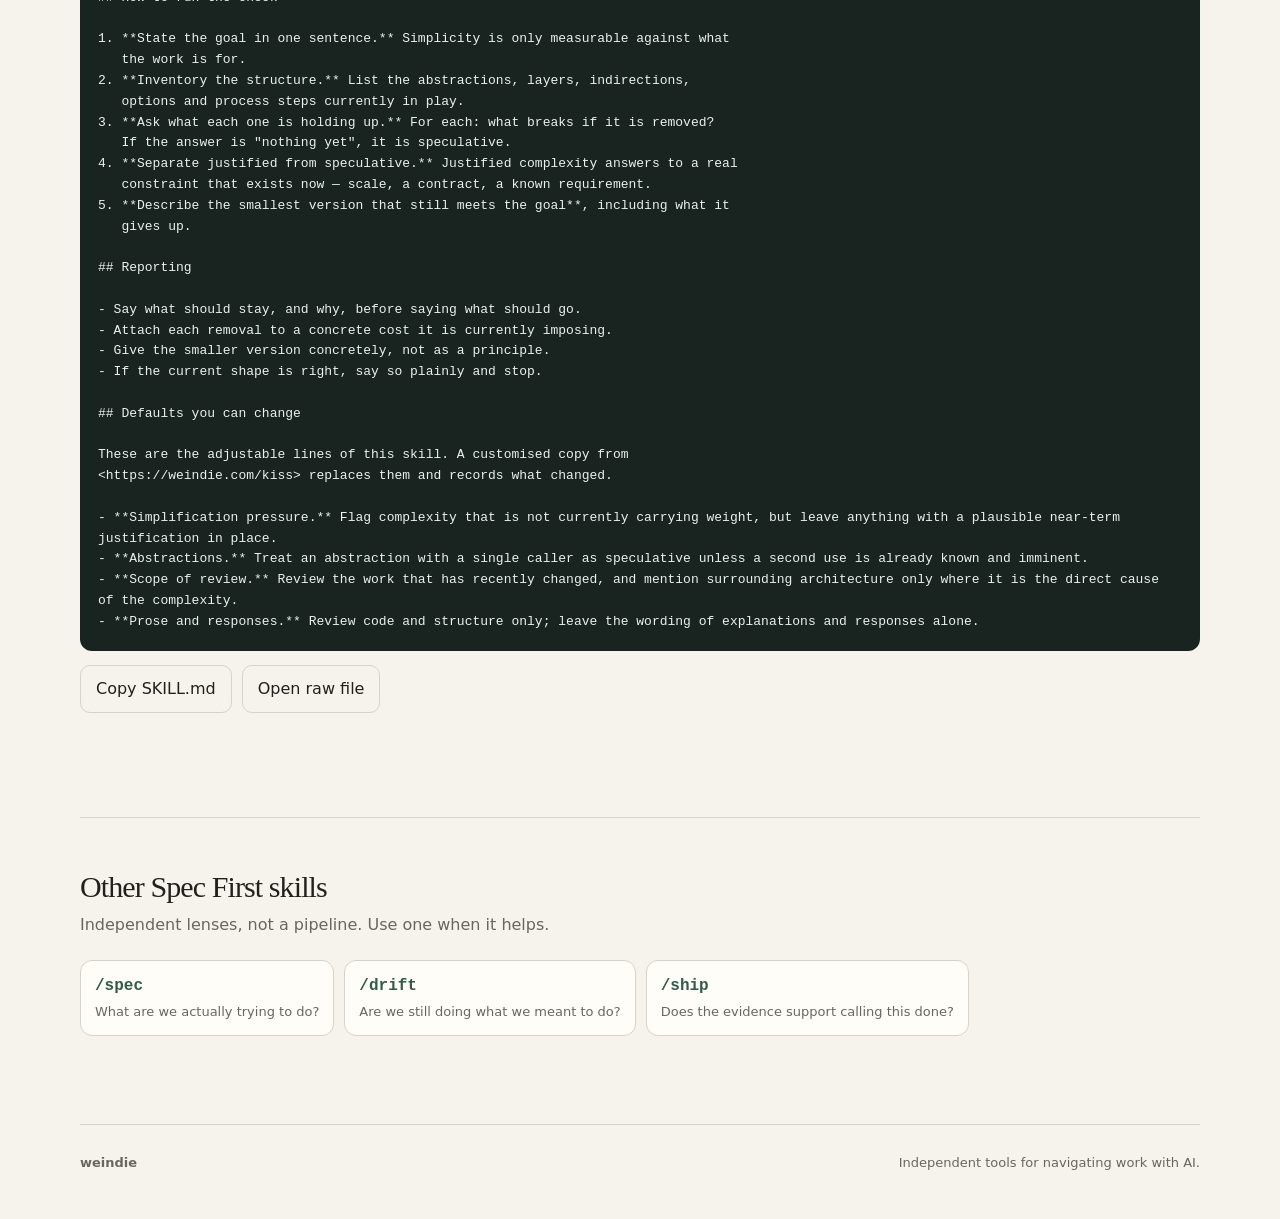
<file: kiss/index.html>
<!doctype html>
<html lang="en">
<head>
  <meta charset="utf-8">
  <meta name="viewport" content="width=device-width,initial-scale=1">
  <title>/kiss — WeIndie</title>
  <meta name="description" content="Is this the smallest version that still works? Reviews AI work for complexity that is not earning its place.">
  <link rel="canonical" href="https://weindie.com/kiss">
  <link rel="icon" href="data:image/svg+xml,%3Csvg xmlns='http://www.w3.org/2000/svg' viewBox='0 0 32 32'%3E%3Crect width='32' height='32' rx='7' fill='%23315c4d'/%3E%3Cpath d='M7 11l4 11 5-8 5 8 4-11' fill='none' stroke='%23f6f3ec' stroke-width='2.5' stroke-linecap='round' stroke-linejoin='round'/%3E%3C/svg%3E">
  <meta property="og:type" content="website">
  <meta property="og:site_name" content="WeIndie">
  <meta property="og:title" content="/kiss — WeIndie">
  <meta property="og:description" content="Is this the smallest version that still works? Reviews AI work for complexity that is not earning its place.">
  <meta property="og:url" content="https://weindie.com/kiss">
  <meta property="og:image" content="https://weindie.com/og/kiss.png">
  <meta property="og:image:type" content="image/png">
  <meta property="og:image:width" content="1200">
  <meta property="og:image:height" content="630">
  <meta property="og:image:alt" content="/kiss — Is this the smallest version that still works?">
  <meta name="twitter:card" content="summary_large_image">
  <meta name="twitter:title" content="/kiss — WeIndie">
  <meta name="twitter:description" content="Is this the smallest version that still works? Reviews AI work for complexity that is not earning its place.">
  <meta name="twitter:image" content="https://weindie.com/og/kiss.png">
  <meta name="twitter:image:alt" content="/kiss — Is this the smallest version that still works?">
  <style>:root{--paper:#f6f3ec;--ink:#20201d;--muted:#68675f;--line:#d8d3c8;--card:#fffdf8;--accent:#315c4d;--soft:#e5ede8;--code:#19231f;--shadow:0 18px 45px rgba(40,37,30,.08)}
*{box-sizing:border-box}
html{scroll-behavior:smooth}
body{margin:0;background:var(--paper);color:var(--ink);font:16px/1.55 Inter,ui-sans-serif,system-ui,-apple-system,BlinkMacSystemFont,"Segoe UI",sans-serif}
button,textarea,select,input{font:inherit}
a{color:inherit}
code,pre{font-family:ui-monospace,SFMono-Regular,Menlo,Consolas,monospace}
.wrap{width:min(1120px,calc(100% - 40px));margin:auto}
.nav{height:76px;display:flex;align-items:center;justify-content:space-between;border-bottom:1px solid var(--line)}
.brand{font-size:21px;font-weight:750;letter-spacing:-.04em;text-decoration:none}
.navlinks{display:flex;gap:24px;color:var(--muted);font-size:14px}
.navlinks a{text-decoration:none}
.navlinks a:hover{color:var(--ink)}
footer{padding:36px 0 52px;color:var(--muted);font-size:13px}
.foot{display:flex;justify-content:space-between;gap:16px;border-top:1px solid var(--line);padding-top:28px}
.eyebrow{color:var(--accent);font-size:12px;text-transform:uppercase;letter-spacing:.14em;font-weight:750}
.btn{border:1px solid var(--line);background:transparent;border-radius:10px;padding:11px 15px;cursor:pointer;color:var(--ink);text-decoration:none;display:inline-block}
.btn:hover{background:var(--soft);border-color:#aac0b6}
.btn.primary{background:var(--accent);color:#fff;border-color:var(--accent);font-weight:700}
.btn.primary:hover{filter:brightness(.93);background:var(--accent)}
.pill{border:1px solid var(--line);background:transparent;border-radius:999px;padding:8px 12px;cursor:pointer;color:var(--muted)}
.pill:hover,.pill.active{background:var(--soft);border-color:#aac0b6;color:var(--accent)}
.pills{display:flex;flex-wrap:wrap;gap:8px}
pre.src{background:var(--code);color:#eaf1ed;border-radius:12px;padding:18px;font-size:13px;line-height:1.6;overflow-x:auto;white-space:pre-wrap;word-wrap:break-word;margin:0}
.chat{background:var(--code);color:#eaf1ed;border-radius:12px;padding:18px;font-size:14px}
.msg{margin-bottom:15px}.msg:last-child{margin-bottom:0}
.who{font-size:10px;text-transform:uppercase;letter-spacing:.13em;color:#9cb1a7;margin-bottom:4px}

/* skill page */
.shead{padding:64px 0 0}
.stitle{display:flex;align-items:baseline;gap:14px;flex-wrap:wrap}
.stitle h1{font-family:ui-monospace,SFMono-Regular,Menlo,Consolas,monospace;font-size:clamp(40px,7vw,64px);line-height:1;letter-spacing:-.04em;margin:0;font-weight:600;color:var(--accent)}
.ver{border:1px solid var(--line);border-radius:999px;padding:4px 10px;font-size:12px;color:var(--muted)}
.squestion{font-family:Georgia,serif;font-size:clamp(24px,3.4vw,34px);line-height:1.2;letter-spacing:-.03em;margin:20px 0 14px;font-weight:500;max-width:19em}
.ssummary{font-size:18px;color:var(--muted);max-width:34em;margin:0}
.actions{display:flex;flex-wrap:wrap;gap:10px;margin:30px 0 8px}
.sec{padding:52px 0;border-top:1px solid var(--line);margin-top:52px}
.sec>h2{font:500 30px/1.15 Georgia,serif;letter-spacing:-.03em;margin:0 0 8px}
.sec>.lede{color:var(--muted);margin:0 0 22px;max-width:38em}
.card{background:var(--card);border:1px solid var(--line);border-radius:16px;padding:22px}
.two{display:grid;grid-template-columns:1fr 1fr;gap:18px}
.two h3,.card h3{font-size:15px;margin:0 0 10px}
.two ul{margin:0;padding-left:18px;color:var(--muted)}
.two li{margin-bottom:7px}
.rowbtns{display:flex;flex-wrap:wrap;gap:10px;margin-top:14px;align-items:center}
.note{color:var(--muted);font-size:14px;margin:12px 0 0}
.copybox{position:relative}
.path{background:var(--soft);border-radius:10px;padding:12px 14px;font-family:ui-monospace,SFMono-Regular,Menlo,Consolas,monospace;font-size:13px;overflow-x:auto;color:var(--code)}
.opt{border-top:1px solid var(--line);padding:18px 0}
.opt:first-of-type{border-top:0;padding-top:0}
.opt .lbl{font-weight:700;font-size:15px}
.opt .help{color:var(--muted);font-size:14px;margin:2px 0 10px}
.changes{background:var(--soft);border-radius:12px;padding:16px 18px;margin-top:6px}
.changes h3{margin:0 0 10px;font-size:13px;text-transform:uppercase;letter-spacing:.1em;color:var(--accent)}
.chg{margin-bottom:12px;font-size:14px}.chg:last-child{margin-bottom:0}
.chg b{display:block;font-size:13px}
.chg .was{color:var(--muted);text-decoration:line-through;text-decoration-thickness:1px}
.chg .now{color:var(--code)}
.none{color:var(--muted);font-size:14px;margin:0}
.reveal{margin-top:14px}
.reveal summary{cursor:pointer;color:var(--accent);font-size:14px;padding:6px 0}
.reveal[open] summary{margin-bottom:10px}
.diff{background:var(--code);border-radius:12px;padding:16px;font-size:13px;line-height:1.6;overflow-x:auto;margin:0;color:#c8d6cf}
.diff .add{color:#9fe3b6}
.diff .del{color:#f0a9a0}
.diff .hunk{color:#8ea89c}
.toast{position:fixed;left:50%;bottom:26px;transform:translateX(-50%) translateY(14px);background:var(--code);color:#eaf1ed;padding:10px 16px;border-radius:999px;font-size:14px;opacity:0;pointer-events:none;transition:opacity .18s,transform .18s;z-index:9}
.toast.show{opacity:1;transform:translateX(-50%) translateY(0)}
.crumbs{color:var(--muted);font-size:14px;margin-top:26px}
.crumbs a{color:var(--accent)}
.other{display:flex;flex-wrap:wrap;gap:10px;margin-top:16px}
.other a{text-decoration:none;border:1px solid var(--line);border-radius:12px;padding:12px 14px;background:var(--card);min-width:150px}
.other a:hover{border-color:#aac0b6;background:var(--soft)}
.other code{color:var(--accent);font-weight:700}
.other span{display:block;color:var(--muted);font-size:13px;margin-top:4px}
@media(max-width:760px){
  .navlinks{display:none}
  .shead{padding-top:40px}
  .two{grid-template-columns:1fr}
  .sec{padding:40px 0;margin-top:40px}
  .actions .btn,.rowbtns .btn{flex:1 1 auto;text-align:center}
  .foot{display:block}.foot span{display:block;margin-top:8px}
}
@media(max-width:520px){
  .wrap{width:min(100% - 24px,1120px)}
  .card{padding:18px}
}
</style>
</head>
<body>
  <header class="wrap nav">
    <a class="brand" href="/">weindie</a>
    <nav class="navlinks"><a href="/spec">/spec</a><a href="/drift">/drift</a><a href="/ship">/ship</a><a href="/#about">What this is</a></nav>
  </header>
  <main class="wrap">
    <div class="shead">
      <div class="eyebrow">Spec First skill</div>
      <div class="stitle"><h1>/kiss</h1><span class="ver">v0.1</span></div>
      <p class="squestion">Is this the smallest version that still works?</p>
      <p class="ssummary">Reviews work for complexity that is not earning its place, and proposes the smallest version that still meets the goal.</p>
      <div class="actions">
        <a class="btn primary" href="#try">Try it once</a>
        <a class="btn" href="#install">Install</a>
        <a class="btn" href="#customise">Make it yours</a>
        <a class="btn" href="#source">View SKILL.md</a>
      </div>
      <p class="crumbs">Sent this link by someone? <code>/kiss</code> is a skill you can add to an AI coding tool — or just try the prompt below in a conversation you already have open.</p>
    </div>

    <section class="sec" id="try">
      <h2>Try it once</h2>
      <p class="lede">Nothing to install. Copy this into a conversation that is already underway, and see whether the idea is useful before you commit to it.</p>
      <div class="card">
        <pre class="src" id="tryPrompt">Review the current work using a keep-it-simple pass. Point out complexity that is not earning its place — unnecessary abstraction, indirection, structure or process — and describe the smallest version that still meets the goal, including what it gives up. Preserve anything justified by a real constraint and name that constraint. If the current complexity is warranted, say so plainly rather than simplifying for its own sake.</pre>
        <div class="rowbtns"><button class="btn primary" id="copyTry">Copy prompt</button></div>
        <p class="note">This is a short, portable version. The installed skill below carries the fuller behaviour — when to stay quiet, how to report, and what not to flag — and your AI does not need to be able to read this page for either to work.</p>
      </div>
    </section>

    <section class="sec" id="example">
      <h2>What it looks like</h2>
      <p class="lede">A simple implementation has accumulated unnecessary abstractions.</p>
      <div class="chat"><div class="msg"><div class="who">You</div>I added one field to the settings form and it's touched 14 files.</div><div class="msg"><div class="who">AI</div>The field goes through a FieldRegistry, a validator factory and a config schema, so new fields are declarative.</div><div class="msg"><div class="who">/kiss</div>That structure would earn its place at thirty fields. There are four. Keep the config schema — the API already reads it. The rest can collapse into the input, one validation check beside it, and the existing save call. Three files instead of fourteen.</div></div>
    </section>

    <section class="sec" id="when">
      <h2>When to reach for it</h2>
      <p class="lede">A skill that fires on everything stops meaning anything. <code>/kiss</code> is allowed to find nothing.</p>
      <div class="two">
        <div class="card"><h3>Useful when</h3><ul><li>A small change has spread across many files.</li><li>New abstractions appeared that the goal did not ask for.</li><li>Something is hard to explain, or hard to change safely.</li></ul></div>
        <div class="card"><h3>Probably not needed when</h3><ul><li>The complexity is load-bearing and you already know why.</li><li>The work is genuinely intricate and the structure reflects that.</li><li>Simplifying now would cost more than living with it.</li></ul></div>
      </div>
    </section>

    <section class="sec" id="install">
      <h2>Install the full skill</h2>
      <p class="lede">One canonical skill, packaged for wherever you work. Choose your environment for the right path.</p>
      <div class="card">
        <div class="pills" id="platforms" role="group" aria-label="Environment">
          <button class="pill active" data-platform="claude" aria-pressed="true">Claude Code</button><button class="pill" data-platform="cursor" aria-pressed="false">Cursor</button><button class="pill" data-platform="codex" aria-pressed="false">OpenAI / Codex</button><button class="pill" data-platform="generic" aria-pressed="false">Generic</button>
        </div>
        <h3 style="margin-top:20px">In a project</h3>
        <div class="path" id="destPath"></div>
        <div id="destUserRow"><h3 style="margin-top:16px">For all your projects</h3><div class="path" id="destUser"></div></div>
        <p class="note" id="platformNote"></p>
        <div class="rowbtns">
          <button class="btn primary" id="dlCanonical">Download SKILL.md</button>
          <button class="btn" id="copyCmd">Copy install command</button>
          <a class="btn" id="docsLink" href="#" rel="noreferrer noopener" target="_blank"></a>
        </div>
        <p class="note">Or fetch it straight into place:</p>
        <div class="path" id="cmd"></div>
      </div>
    </section>

    <section class="sec" id="customise">
      <h2>Make it yours</h2>
      <p class="lede">A few choices that change how <code>/kiss</code> behaves. Everything below happens in this browser — nothing is sent anywhere, and nothing is saved.</p>
      <div class="card">
        <div id="opts"></div>
        <div class="changes" id="changes"></div>
        <div class="rowbtns"><button class="btn primary" id="dlCustom">Download your /kiss</button></div>
        <p class="note">Install it exactly as above — same file name, same folder.</p>
        <details class="reveal"><summary>View generated SKILL.md</summary><pre class="src" id="gen"></pre></details>
        <details class="reveal"><summary id="diffTitle">Compare with default</summary><pre class="diff" id="diff"></pre></details>
      </div>
    </section>

    <section class="sec" id="source">
      <h2>Skill source</h2>
      <p class="lede">This is the whole skill — the same file the downloads are built from. Nothing downloadable here should be less inspectable than the page explaining it. Raw copy: <a href="/kiss/SKILL.md"><code>/kiss/SKILL.md</code></a></p>
      <pre class="src">---
name: kiss
description: Review work for complexity that is not earning its place, and propose the smallest version that still works.
metadata:
  version: &quot;0.1&quot;
  source: https://weindie.com/kiss
---

# /kiss

**Is this the smallest version that still works?**

Complexity accumulates one reasonable decision at a time. Each abstraction was
defensible when it was added; together they cost more than the problem does. This
skill looks at the current work and asks which structure is carrying real weight,
which is carrying imagined weight, and what the smallest honest version would be.

## Useful when

- A small change has spread across many files.
- New abstractions appeared that the goal did not ask for.
- Something is hard to explain, or hard to change safely.
- You are about to build a general solution to a specific problem.

## Probably not needed when

- The complexity is load-bearing and you already know why.
- The work is genuinely intricate and the structure reflects that.
- Simplifying now would cost more than living with it.

Existing complexity is often justified. Saying so is a valid and useful result.
Do not simplify for its own sake, and do not trade real structure for a smaller
line count.

## How to run the check

1. **State the goal in one sentence.** Simplicity is only measurable against what
   the work is for.
2. **Inventory the structure.** List the abstractions, layers, indirections,
   options and process steps currently in play.
3. **Ask what each one is holding up.** For each: what breaks if it is removed?
   If the answer is &quot;nothing yet&quot;, it is speculative.
4. **Separate justified from speculative.** Justified complexity answers to a real
   constraint that exists now — scale, a contract, a known requirement.
5. **Describe the smallest version that still meets the goal**, including what it
   gives up.

## Reporting

- Say what should stay, and why, before saying what should go.
- Attach each removal to a concrete cost it is currently imposing.
- Give the smaller version concretely, not as a principle.
- If the current shape is right, say so plainly and stop.

## Defaults you can change

These are the adjustable lines of this skill. A customised copy from
&lt;https://weindie.com/kiss&gt; replaces them and records what changed.

- **Simplification pressure.** Flag complexity that is not currently carrying weight, but leave anything with a plausible near-term justification in place.
- **Abstractions.** Treat an abstraction with a single caller as speculative unless a second use is already known and imminent.
- **Scope of review.** Review the work that has recently changed, and mention surrounding architecture only where it is the direct cause of the complexity.
- **Prose and responses.** Review code and structure only; leave the wording of explanations and responses alone.
</pre>
      <div class="rowbtns"><button class="btn" id="copySource">Copy SKILL.md</button><a class="btn" href="/kiss/SKILL.md">Open raw file</a></div>
    </section>

    <section class="sec" id="more">
      <h2>Other Spec First skills</h2>
      <p class="lede">Independent lenses, not a pipeline. Use one when it helps.</p>
      <div class="other"><a href="/spec"><code>/spec</code><span>What are we actually trying to do?</span></a><a href="/drift"><code>/drift</code><span>Are we still doing what we meant to do?</span></a><a href="/ship"><code>/ship</code><span>Does the evidence support calling this done?</span></a></div>
    </section>
  </main>
  <footer class="wrap"><div class="foot"><strong>weindie</strong><span>Independent tools for navigating work with AI.</span></div></footer>
  <script>window.SKILL={"slug":"kiss","version":"0.1","source":"https://weindie.com/kiss","raw":"https://weindie.com/kiss/SKILL.md","canonical":"---\nname: kiss\ndescription: Review work for complexity that is not earning its place, and propose the smallest version that still works.\nmetadata:\n  version: \"0.1\"\n  source: https://weindie.com/kiss\n---\n\n# /kiss\n\n**Is this the smallest version that still works?**\n\nComplexity accumulates one reasonable decision at a time. Each abstraction was\ndefensible when it was added; together they cost more than the problem does. This\nskill looks at the current work and asks which structure is carrying real weight,\nwhich is carrying imagined weight, and what the smallest honest version would be.\n\n## Useful when\n\n- A small change has spread across many files.\n- New abstractions appeared that the goal did not ask for.\n- Something is hard to explain, or hard to change safely.\n- You are about to build a general solution to a specific problem.\n\n## Probably not needed when\n\n- The complexity is load-bearing and you already know why.\n- The work is genuinely intricate and the structure reflects that.\n- Simplifying now would cost more than living with it.\n\nExisting complexity is often justified. Saying so is a valid and useful result.\nDo not simplify for its own sake, and do not trade real structure for a smaller\nline count.\n\n## How to run the check\n\n1. **State the goal in one sentence.** Simplicity is only measurable against what\n   the work is for.\n2. **Inventory the structure.** List the abstractions, layers, indirections,\n   options and process steps currently in play.\n3. **Ask what each one is holding up.** For each: what breaks if it is removed?\n   If the answer is \"nothing yet\", it is speculative.\n4. **Separate justified from speculative.** Justified complexity answers to a real\n   constraint that exists now — scale, a contract, a known requirement.\n5. **Describe the smallest version that still meets the goal**, including what it\n   gives up.\n\n## Reporting\n\n- Say what should stay, and why, before saying what should go.\n- Attach each removal to a concrete cost it is currently imposing.\n- Give the smaller version concretely, not as a principle.\n- If the current shape is right, say so plainly and stop.\n\n## Defaults you can change\n\nThese are the adjustable lines of this skill. A customised copy from\n\u003chttps://weindie.com/kiss> replaces them and records what changed.\n\n- **Simplification pressure.** Flag complexity that is not currently carrying weight, but leave anything with a plausible near-term justification in place.\n- **Abstractions.** Treat an abstraction with a single caller as speculative unless a second use is already known and imminent.\n- **Scope of review.** Review the work that has recently changed, and mention surrounding architecture only where it is the direct cause of the complexity.\n- **Prose and responses.** Review code and structure only; leave the wording of explanations and responses alone.\n","defaultsNote":"These are the adjustable lines of this skill. A customised copy from\n\u003chttps://weindie.com/kiss> replaces them and records what changed.","tryOnce":"Review the current work using a keep-it-simple pass. Point out complexity that is not earning its place — unnecessary abstraction, indirection, structure or process — and describe the smallest version that still meets the goal, including what it gives up. Preserve anything justified by a real constraint and name that constraint. If the current complexity is warranted, say so plainly rather than simplifying for its own sake.","options":[{"id":"pressure","label":"Simplification pressure","help":"How readily complexity gets flagged.","choices":[{"id":"gentle","label":"Gentle","line":"- **Simplification pressure.** Flag only complexity that is actively causing a problem now — something hard to change, hard to explain, or already a source of bugs.","isDefault":false},{"id":"balanced","label":"Balanced","line":"- **Simplification pressure.** Flag complexity that is not currently carrying weight, but leave anything with a plausible near-term justification in place.","isDefault":true},{"id":"aggressive","label":"Aggressive","line":"- **Simplification pressure.** Flag every piece of structure that is not currently required, and default to removing it unless a present constraint demands otherwise.","isDefault":false}]},{"id":"abstractions","label":"Tolerance for abstraction","help":"When an abstraction counts as speculative.","choices":[{"id":"tolerant","label":"Tolerant","line":"- **Abstractions.** Accept an abstraction with a single caller where it genuinely makes the code clearer, and question only those with no caller or no clear purpose.","isDefault":false},{"id":"balanced","label":"Balanced","line":"- **Abstractions.** Treat an abstraction with a single caller as speculative unless a second use is already known and imminent.","isDefault":true},{"id":"strict","label":"Strict","line":"- **Abstractions.** Treat every abstraction as speculative until a second real use exists, however much clearer it appears.","isDefault":false}]},{"id":"scope","label":"Scope of review","help":"Whether surrounding architecture is in scope.","choices":[{"id":"changed","label":"Changed work only","line":"- **Scope of review.** Review only the work that has recently changed. Leave surrounding architecture out of the discussion entirely.","isDefault":false},{"id":"balanced","label":"Changed work, plus its causes","line":"- **Scope of review.** Review the work that has recently changed, and mention surrounding architecture only where it is the direct cause of the complexity.","isDefault":true},{"id":"wide","label":"Include surrounding architecture","line":"- **Scope of review.** Review the changed work together with the surrounding architecture, including structure that predates this task.","isDefault":false}]},{"id":"prose","label":"Prose and responses","help":"Whether the same lens applies to writing.","choices":[{"id":"code","label":"Code only","line":"- **Prose and responses.** Review code and structure only; leave the wording of explanations and responses alone.","isDefault":true},{"id":"both","label":"Code and writing","line":"- **Prose and responses.** Review the complexity of explanations and responses as well as code — over-long answers, unnecessary caveats, and restated context.","isDefault":false}]}],"platforms":[{"id":"claude","name":"Claude Code","project":".claude/skills/\u003cslug>/SKILL.md","user":"~/.claude/skills/\u003cslug>/SKILL.md","note":"Project skills also load from any parent directory up to the repository root. On a name clash, a personal skill wins over a project one.","docs":"https://code.claude.com/docs/en/skills","docsLabel":"Claude Code skills documentation"},{"id":"cursor","name":"Cursor","project":".cursor/skills/\u003cslug>/SKILL.md","user":"~/.cursor/skills/\u003cslug>/SKILL.md","note":"Cursor also reads .agents/skills/, .claude/skills/ and .codex/skills/, so a skill installed for another tool is usually already available.","docs":"https://cursor.com/docs/skills","docsLabel":"Cursor skills documentation"},{"id":"codex","name":"OpenAI / Codex","project":".agents/skills/\u003cslug>/SKILL.md","user":"~/.agents/skills/\u003cslug>/SKILL.md","note":"Codex scans .agents/skills in every directory from the working directory up to the repository root.","docs":"https://developers.openai.com/codex/skills","docsLabel":"Codex skills documentation"},{"id":"generic","name":"Generic","project":".agents/skills/\u003cslug>/SKILL.md","user":"~/.agents/skills/\u003cslug>/SKILL.md","note":"The Agent Skills specification defines the folder and the SKILL.md format, but leaves it to each tool to decide where to look. .agents/skills/ is the most widely read location — check your tool if it is not picked up.","docs":"https://agentskills.io/specification","docsLabel":"Agent Skills specification"}]};</script>
  <script>(function () {
  var D = window.SKILL;
  var $ = function (s) { return document.querySelector(s); };
  var sel = {}, platform = D.platforms[0].id;

  D.options.forEach(function (o) { sel[o.id] = def(o).id; });

  function def(o) { return o.choices.filter(function (c) { return c.isDefault; })[0]; }
  function cur(o) { return o.choices.filter(function (c) { return c.id === sel[o.id]; })[0]; }
  function changedOptions() { return D.options.filter(function (o) { return cur(o).id !== def(o).id; }); }

  /* ---- toast + copy ---- */
  var toastEl = document.createElement('div');
  toastEl.className = 'toast';
  document.body.appendChild(toastEl);
  var toastTimer;
  function toast(msg) {
    toastEl.textContent = msg;
    toastEl.classList.add('show');
    clearTimeout(toastTimer);
    toastTimer = setTimeout(function () { toastEl.classList.remove('show'); }, 1900);
  }
  function copy(text, what) {
    function fallback() {
      var ta = document.createElement('textarea');
      ta.value = text;
      ta.setAttribute('readonly', '');
      ta.style.position = 'fixed';
      ta.style.top = '-1000px';
      document.body.appendChild(ta);
      ta.select();
      var ok = false;
      try { ok = document.execCommand('copy'); } catch (e) { ok = false; }
      ta.remove();
      toast(ok ? what + ' copied' : 'Copy failed — select the text and copy manually');
    }
    if (navigator.clipboard && navigator.clipboard.writeText) {
      navigator.clipboard.writeText(text).then(function () { toast(what + ' copied'); }, fallback);
    } else { fallback(); }
  }

  /* ---- generate the customised skill ---- */
  function generate() {
    var text = D.canonical, changed = changedOptions();
    changed.forEach(function (o) { text = text.split(def(o).line).join(cur(o).line); });
    if (changed.length) {
      text = text.replace(
        '  source: ' + D.source + '\n',
        '  source: ' + D.source + '\n  based_on: WeIndie /' + D.slug + ' v' + D.version + '\n'
      );
      text = text.replace(
        D.defaultsNote,
        'Customised from the WeIndie default, based on `/' + D.slug + '` v' + D.version +
        '. Changed from default: ' + changed.map(function (o) { return o.label.toLowerCase(); }).join(', ') + '.'
      );
    }
    return text;
  }

  /* ---- unified diff (LCS) ---- */
  function diff(aText, bText) {
    var a = aText.split('\n'), b = bText.split('\n');
    var m = a.length, n = b.length, i, j;
    var lcs = [];
    for (i = 0; i <= m; i++) lcs.push(new Array(n + 1).fill(0));
    for (i = m - 1; i >= 0; i--)
      for (j = n - 1; j >= 0; j--)
        lcs[i][j] = a[i] === b[j] ? lcs[i + 1][j + 1] + 1 : Math.max(lcs[i + 1][j], lcs[i][j + 1]);
    var ops = [];
    i = 0; j = 0;
    while (i < m && j < n) {
      if (a[i] === b[j]) { ops.push([' ', a[i]]); i++; j++; }
      else if (lcs[i + 1][j] >= lcs[i][j + 1]) { ops.push(['-', a[i]]); i++; }
      else { ops.push(['+', b[j]]); j++; }
    }
    while (i < m) { ops.push(['-', a[i++]]); }
    while (j < n) { ops.push(['+', b[j++]]); }

    var keep = {}, ctx = 2, k;
    ops.forEach(function (op, idx) {
      if (op[0] !== ' ') for (k = idx - ctx; k <= idx + ctx; k++) keep[k] = true;
    });
    var out = [], gap = false;
    ops.forEach(function (op, idx) {
      if (!keep[idx]) { gap = true; return; }
      if (gap) { out.push(['hunk', '@@']); gap = false; }
      out.push([op[0] === '+' ? 'add' : op[0] === '-' ? 'del' : '', op[0] + ' ' + op[1]]);
    });
    return out;
  }

  function esc(s) {
    return String(s).replace(/&/g, '&amp;').replace(/</g, '&lt;').replace(/>/g, '&gt;');
  }

  /* ---- render ---- */
  function renderOptions() {
    $('#opts').innerHTML = D.options.map(function (o) {
      return '<div class="opt"><div class="lbl">' + esc(o.label) + '</div>' +
        '<p class="help">' + esc(o.help) + '</p><div class="pills" role="group" aria-label="' + esc(o.label) + '">' +
        o.choices.map(function (c) {
          return '<button class="pill' + (c.id === sel[o.id] ? ' active' : '') + '" data-opt="' + o.id +
            '" data-choice="' + c.id + '" aria-pressed="' + (c.id === sel[o.id]) + '">' + esc(c.label) + '</button>';
        }).join('') + '</div></div>';
    }).join('');
    Array.prototype.forEach.call($('#opts').querySelectorAll('.pill'), function (b) {
      b.addEventListener('click', function () {
        sel[b.dataset.opt] = b.dataset.choice;
        renderOptions();
        renderCustom();
      });
    });
  }

  function renderCustom() {
    var changed = changedOptions(), custom = generate();
    $('#changes').innerHTML = changed.length
      ? '<h3>Changed from default</h3>' + changed.map(function (o) {
        return '<div class="chg"><b>' + esc(o.label) + '</b>' +
          '<div class="was">' + esc(plain(def(o).line)) + '</div>' +
          '<div class="now">' + esc(plain(cur(o).line)) + '</div></div>';
      }).join('')
      : '<h3>Changed from default</h3><p class="none">Nothing changed yet. This is the standard <code>/' +
        esc(D.slug) + '</code> v' + esc(D.version) + '.</p>';
    $('#gen').textContent = custom;
    $('#diffTitle').textContent = changed.length ? 'Compare with default' : 'Compare with default (identical)';
    $('#diff').innerHTML = changed.length
      ? diff(D.canonical, custom).map(function (l) {
          return '<span class="' + l[0] + '">' + esc(l[1]) + '</span>';
        }).join('\n')
      : 'No differences.';
    $('#dlCustom').textContent = changed.length ? 'Download your /' + D.slug : 'Download /' + D.slug;
  }

  function plain(line) {
    return line.replace(/^- \*\*[^*]+\.\*\*\s*/, '').replace(/^-\s*/, '');
  }

  function platformById(id) {
    return D.platforms.filter(function (p) { return p.id === id; })[0];
  }

  function renderPlatform() {
    var p = platformById(platform);
    $('#destPath').textContent = p.project.replace(/<slug>/g, D.slug);
    $('#destUser').textContent = p.user ? p.user.replace(/<slug>/g, D.slug) : '';
    $('#destUserRow').style.display = p.user ? '' : 'none';
    $('#platformNote').textContent = p.note || '';
    $('#platformNote').style.display = p.note ? '' : 'none';
    $('#docsLink').href = p.docs;
    $('#docsLink').textContent = p.docsLabel;
    $('#cmd').textContent = 'mkdir -p ' + dir(p) + ' && curl -fsSL ' + D.raw + ' -o ' + dir(p) + '/SKILL.md';
    Array.prototype.forEach.call(document.querySelectorAll('#platforms .pill'), function (b) {
      var on = b.dataset.platform === platform;
      b.classList.toggle('active', on);
      b.setAttribute('aria-pressed', on);
    });
  }
  function dir(p) {
    return p.project.replace(/<slug>/g, D.slug).replace(/\/SKILL\.md$/, '');
  }

  function download(text) {
    var url = URL.createObjectURL(new Blob([text], { type: 'text/markdown' }));
    var a = document.createElement('a');
    a.href = url; a.download = 'SKILL.md'; a.style.display = 'none';
    document.body.appendChild(a); a.click(); a.remove();
    setTimeout(function () { URL.revokeObjectURL(url); }, 1000);
    toast('SKILL.md downloaded');
  }

  /* ---- wire up ---- */
  Array.prototype.forEach.call(document.querySelectorAll('#platforms .pill'), function (b) {
    b.addEventListener('click', function () { platform = b.dataset.platform; renderPlatform(); });
  });
  $('#copyTry').addEventListener('click', function () { copy(D.tryOnce, 'Prompt'); });
  $('#copyCmd').addEventListener('click', function () { copy($('#cmd').textContent, 'Command'); });
  $('#dlCanonical').addEventListener('click', function () { download(D.canonical); });
  $('#dlCustom').addEventListener('click', function () { download(generate()); });
  $('#copySource').addEventListener('click', function () { copy(D.canonical, 'SKILL.md'); });

  renderOptions();
  renderCustom();
  renderPlatform();
})();
</script>
</body>
</html>
</file>
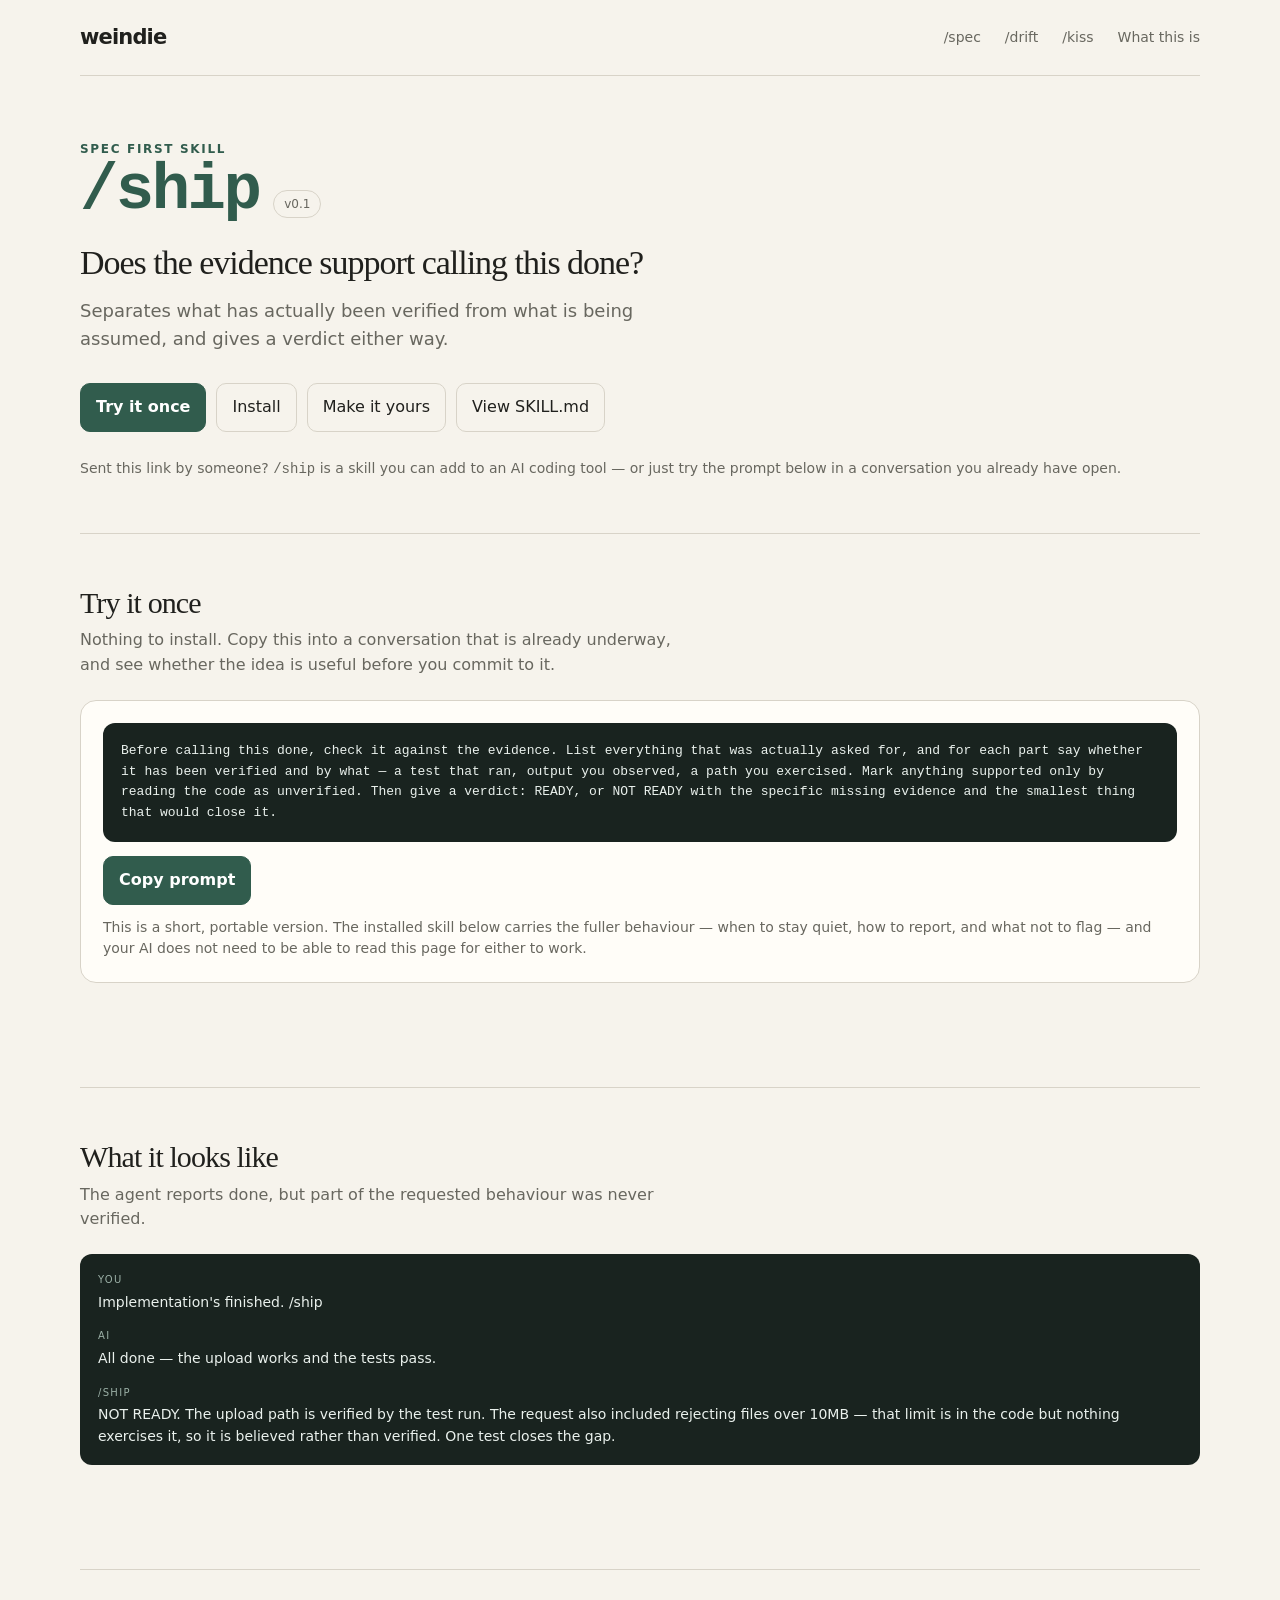
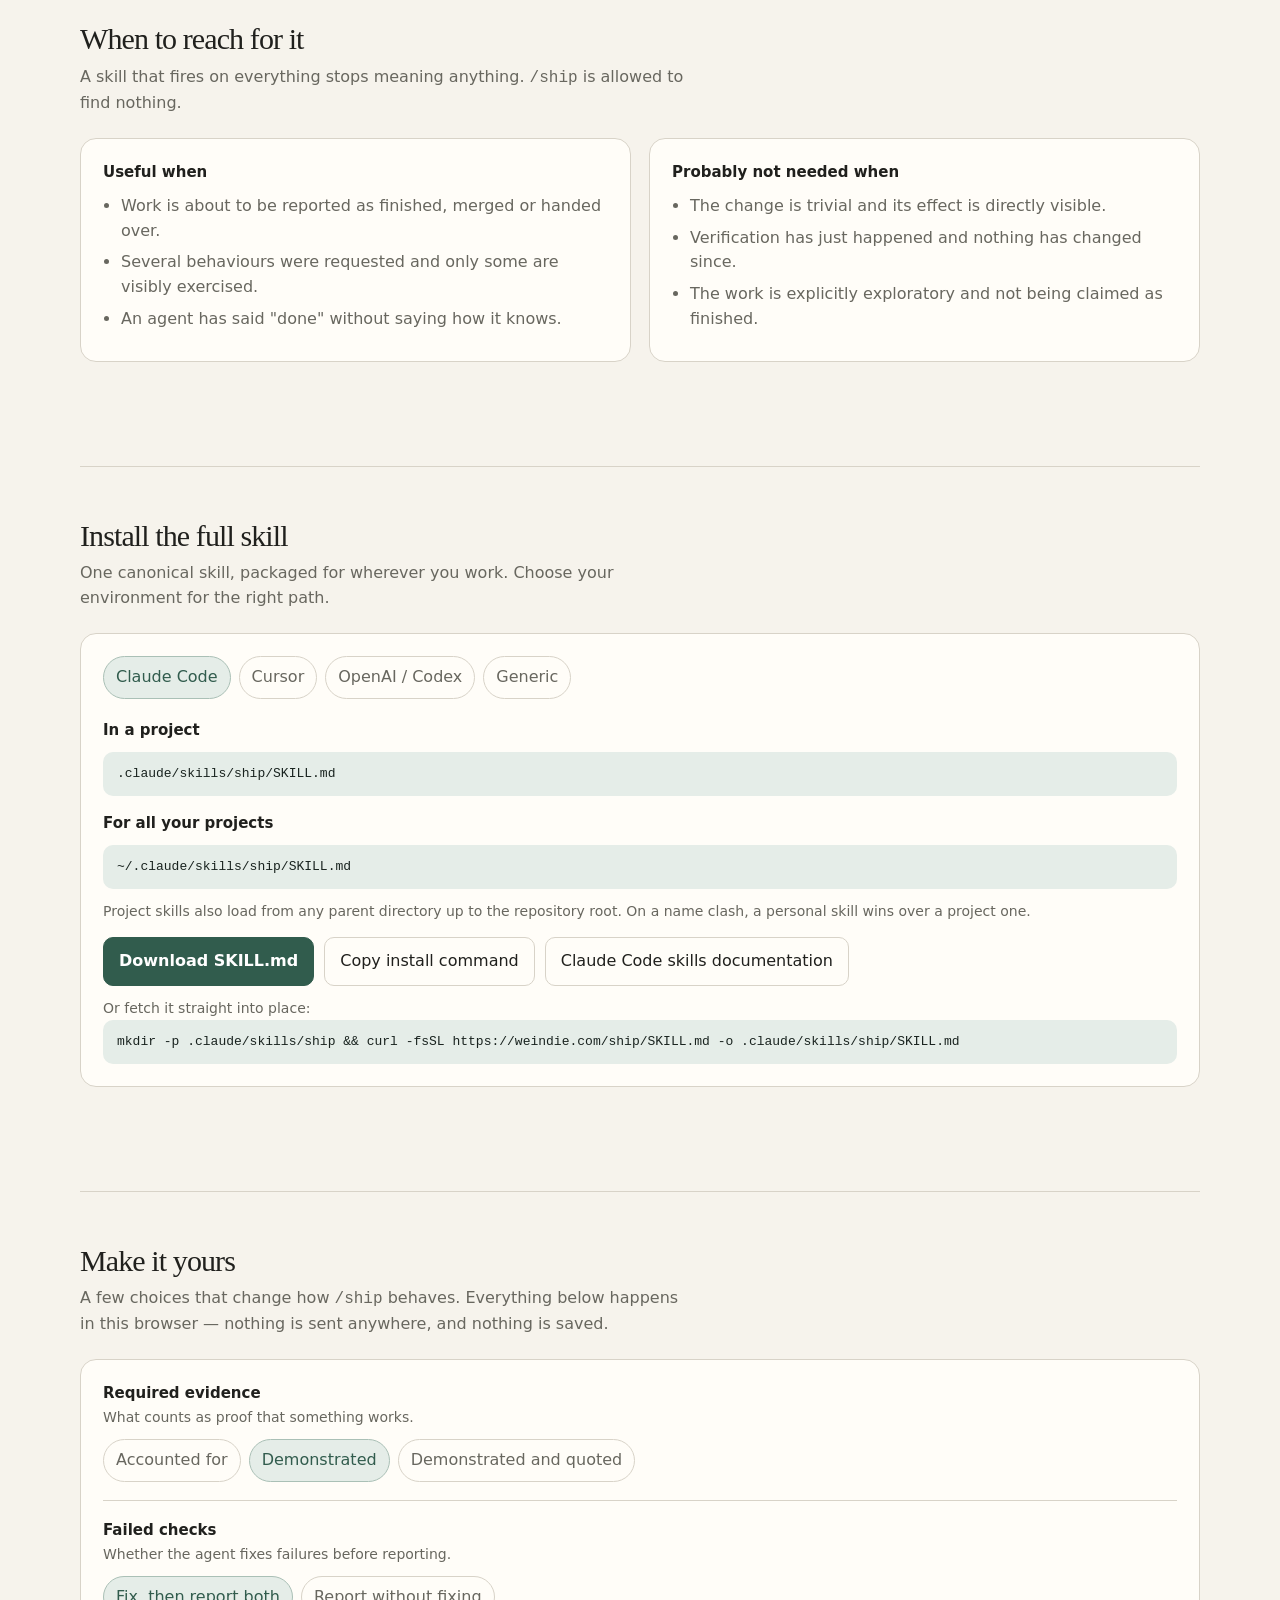
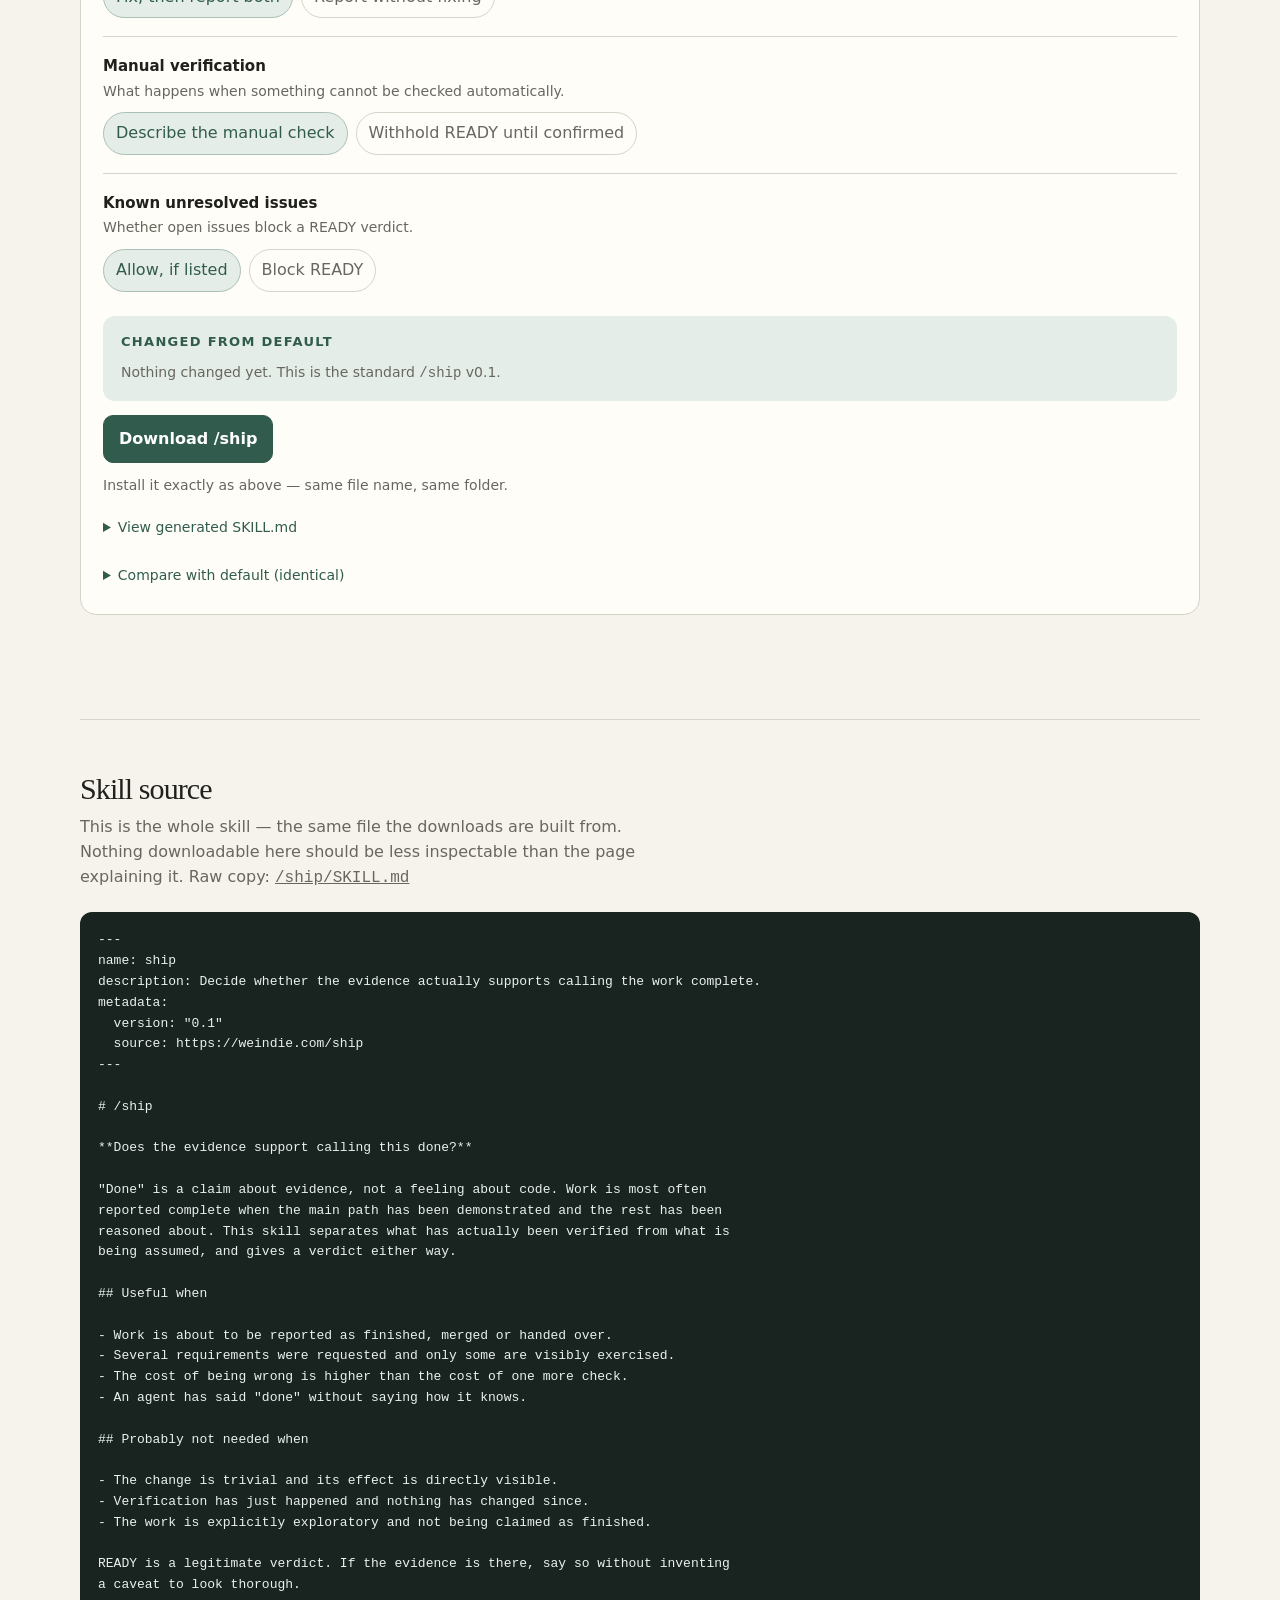
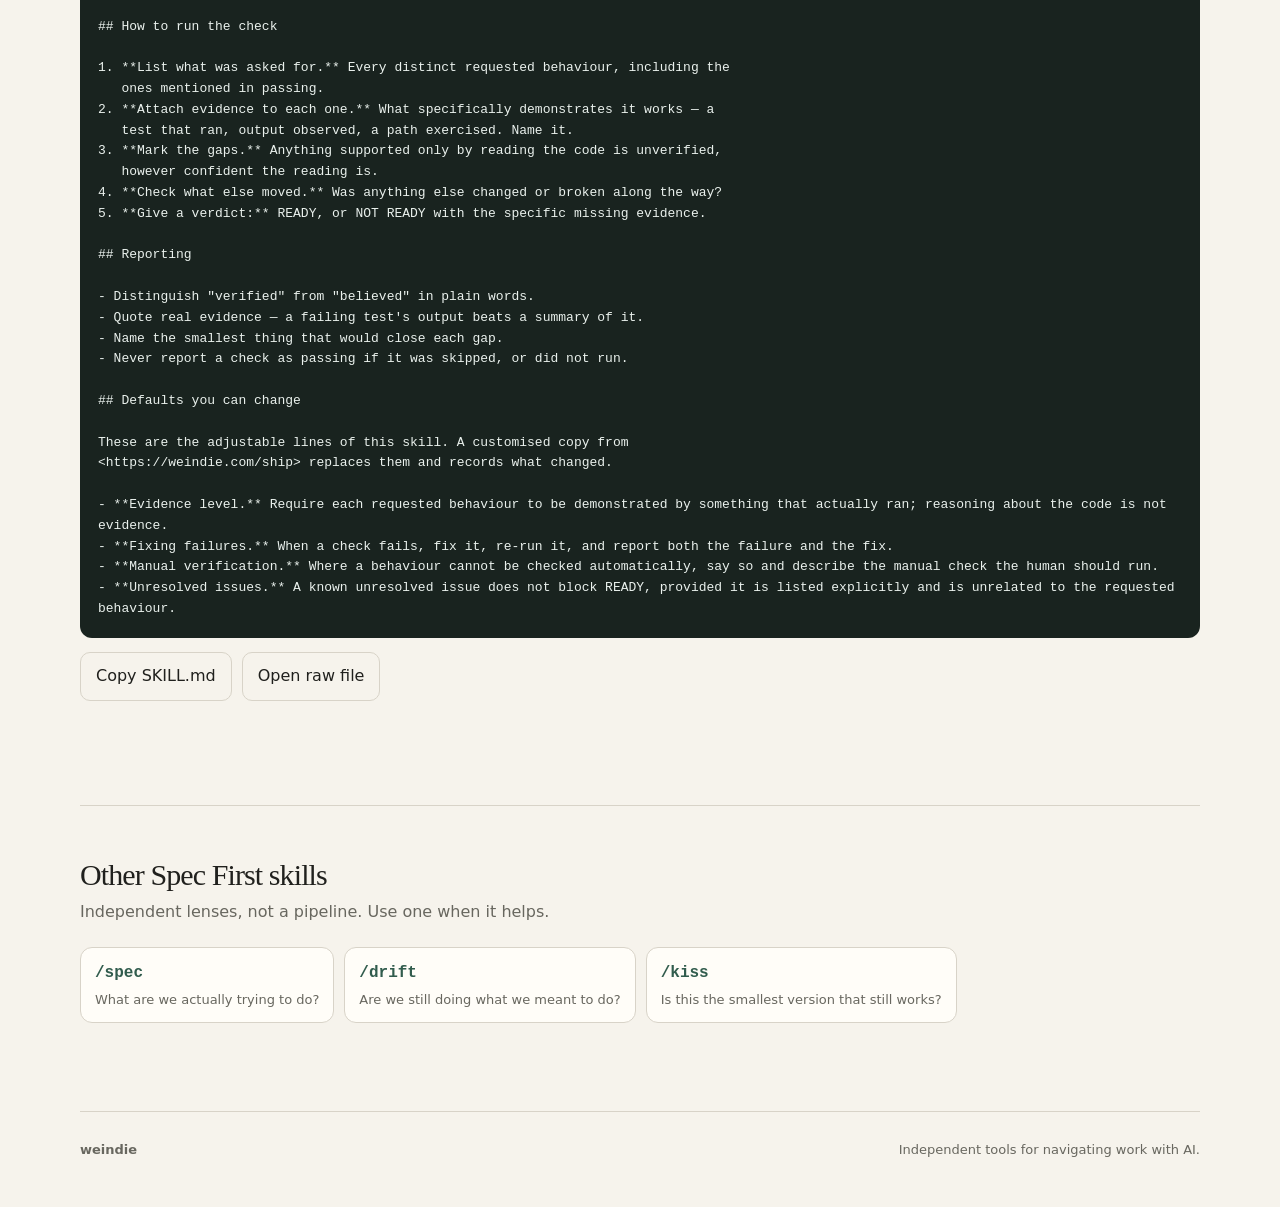
<file: ship/index.html>
<!doctype html>
<html lang="en">
<head>
  <meta charset="utf-8">
  <meta name="viewport" content="width=device-width,initial-scale=1">
  <title>/ship — WeIndie</title>
  <meta name="description" content="Does the evidence support calling this done? Separates what AI work has actually verified from what it is assuming.">
  <link rel="canonical" href="https://weindie.com/ship">
  <link rel="icon" href="data:image/svg+xml,%3Csvg xmlns='http://www.w3.org/2000/svg' viewBox='0 0 32 32'%3E%3Crect width='32' height='32' rx='7' fill='%23315c4d'/%3E%3Cpath d='M7 11l4 11 5-8 5 8 4-11' fill='none' stroke='%23f6f3ec' stroke-width='2.5' stroke-linecap='round' stroke-linejoin='round'/%3E%3C/svg%3E">
  <meta property="og:type" content="website">
  <meta property="og:site_name" content="WeIndie">
  <meta property="og:title" content="/ship — WeIndie">
  <meta property="og:description" content="Does the evidence support calling this done? Separates what AI work has actually verified from what it is assuming.">
  <meta property="og:url" content="https://weindie.com/ship">
  <meta property="og:image" content="https://weindie.com/og/ship.png">
  <meta property="og:image:type" content="image/png">
  <meta property="og:image:width" content="1200">
  <meta property="og:image:height" content="630">
  <meta property="og:image:alt" content="/ship — Does the evidence support calling this done?">
  <meta name="twitter:card" content="summary_large_image">
  <meta name="twitter:title" content="/ship — WeIndie">
  <meta name="twitter:description" content="Does the evidence support calling this done? Separates what AI work has actually verified from what it is assuming.">
  <meta name="twitter:image" content="https://weindie.com/og/ship.png">
  <meta name="twitter:image:alt" content="/ship — Does the evidence support calling this done?">
  <style>:root{--paper:#f6f3ec;--ink:#20201d;--muted:#68675f;--line:#d8d3c8;--card:#fffdf8;--accent:#315c4d;--soft:#e5ede8;--code:#19231f;--shadow:0 18px 45px rgba(40,37,30,.08)}
*{box-sizing:border-box}
html{scroll-behavior:smooth}
body{margin:0;background:var(--paper);color:var(--ink);font:16px/1.55 Inter,ui-sans-serif,system-ui,-apple-system,BlinkMacSystemFont,"Segoe UI",sans-serif}
button,textarea,select,input{font:inherit}
a{color:inherit}
code,pre{font-family:ui-monospace,SFMono-Regular,Menlo,Consolas,monospace}
.wrap{width:min(1120px,calc(100% - 40px));margin:auto}
.nav{height:76px;display:flex;align-items:center;justify-content:space-between;border-bottom:1px solid var(--line)}
.brand{font-size:21px;font-weight:750;letter-spacing:-.04em;text-decoration:none}
.navlinks{display:flex;gap:24px;color:var(--muted);font-size:14px}
.navlinks a{text-decoration:none}
.navlinks a:hover{color:var(--ink)}
footer{padding:36px 0 52px;color:var(--muted);font-size:13px}
.foot{display:flex;justify-content:space-between;gap:16px;border-top:1px solid var(--line);padding-top:28px}
.eyebrow{color:var(--accent);font-size:12px;text-transform:uppercase;letter-spacing:.14em;font-weight:750}
.btn{border:1px solid var(--line);background:transparent;border-radius:10px;padding:11px 15px;cursor:pointer;color:var(--ink);text-decoration:none;display:inline-block}
.btn:hover{background:var(--soft);border-color:#aac0b6}
.btn.primary{background:var(--accent);color:#fff;border-color:var(--accent);font-weight:700}
.btn.primary:hover{filter:brightness(.93);background:var(--accent)}
.pill{border:1px solid var(--line);background:transparent;border-radius:999px;padding:8px 12px;cursor:pointer;color:var(--muted)}
.pill:hover,.pill.active{background:var(--soft);border-color:#aac0b6;color:var(--accent)}
.pills{display:flex;flex-wrap:wrap;gap:8px}
pre.src{background:var(--code);color:#eaf1ed;border-radius:12px;padding:18px;font-size:13px;line-height:1.6;overflow-x:auto;white-space:pre-wrap;word-wrap:break-word;margin:0}
.chat{background:var(--code);color:#eaf1ed;border-radius:12px;padding:18px;font-size:14px}
.msg{margin-bottom:15px}.msg:last-child{margin-bottom:0}
.who{font-size:10px;text-transform:uppercase;letter-spacing:.13em;color:#9cb1a7;margin-bottom:4px}

/* skill page */
.shead{padding:64px 0 0}
.stitle{display:flex;align-items:baseline;gap:14px;flex-wrap:wrap}
.stitle h1{font-family:ui-monospace,SFMono-Regular,Menlo,Consolas,monospace;font-size:clamp(40px,7vw,64px);line-height:1;letter-spacing:-.04em;margin:0;font-weight:600;color:var(--accent)}
.ver{border:1px solid var(--line);border-radius:999px;padding:4px 10px;font-size:12px;color:var(--muted)}
.squestion{font-family:Georgia,serif;font-size:clamp(24px,3.4vw,34px);line-height:1.2;letter-spacing:-.03em;margin:20px 0 14px;font-weight:500;max-width:19em}
.ssummary{font-size:18px;color:var(--muted);max-width:34em;margin:0}
.actions{display:flex;flex-wrap:wrap;gap:10px;margin:30px 0 8px}
.sec{padding:52px 0;border-top:1px solid var(--line);margin-top:52px}
.sec>h2{font:500 30px/1.15 Georgia,serif;letter-spacing:-.03em;margin:0 0 8px}
.sec>.lede{color:var(--muted);margin:0 0 22px;max-width:38em}
.card{background:var(--card);border:1px solid var(--line);border-radius:16px;padding:22px}
.two{display:grid;grid-template-columns:1fr 1fr;gap:18px}
.two h3,.card h3{font-size:15px;margin:0 0 10px}
.two ul{margin:0;padding-left:18px;color:var(--muted)}
.two li{margin-bottom:7px}
.rowbtns{display:flex;flex-wrap:wrap;gap:10px;margin-top:14px;align-items:center}
.note{color:var(--muted);font-size:14px;margin:12px 0 0}
.copybox{position:relative}
.path{background:var(--soft);border-radius:10px;padding:12px 14px;font-family:ui-monospace,SFMono-Regular,Menlo,Consolas,monospace;font-size:13px;overflow-x:auto;color:var(--code)}
.opt{border-top:1px solid var(--line);padding:18px 0}
.opt:first-of-type{border-top:0;padding-top:0}
.opt .lbl{font-weight:700;font-size:15px}
.opt .help{color:var(--muted);font-size:14px;margin:2px 0 10px}
.changes{background:var(--soft);border-radius:12px;padding:16px 18px;margin-top:6px}
.changes h3{margin:0 0 10px;font-size:13px;text-transform:uppercase;letter-spacing:.1em;color:var(--accent)}
.chg{margin-bottom:12px;font-size:14px}.chg:last-child{margin-bottom:0}
.chg b{display:block;font-size:13px}
.chg .was{color:var(--muted);text-decoration:line-through;text-decoration-thickness:1px}
.chg .now{color:var(--code)}
.none{color:var(--muted);font-size:14px;margin:0}
.reveal{margin-top:14px}
.reveal summary{cursor:pointer;color:var(--accent);font-size:14px;padding:6px 0}
.reveal[open] summary{margin-bottom:10px}
.diff{background:var(--code);border-radius:12px;padding:16px;font-size:13px;line-height:1.6;overflow-x:auto;margin:0;color:#c8d6cf}
.diff .add{color:#9fe3b6}
.diff .del{color:#f0a9a0}
.diff .hunk{color:#8ea89c}
.toast{position:fixed;left:50%;bottom:26px;transform:translateX(-50%) translateY(14px);background:var(--code);color:#eaf1ed;padding:10px 16px;border-radius:999px;font-size:14px;opacity:0;pointer-events:none;transition:opacity .18s,transform .18s;z-index:9}
.toast.show{opacity:1;transform:translateX(-50%) translateY(0)}
.crumbs{color:var(--muted);font-size:14px;margin-top:26px}
.crumbs a{color:var(--accent)}
.other{display:flex;flex-wrap:wrap;gap:10px;margin-top:16px}
.other a{text-decoration:none;border:1px solid var(--line);border-radius:12px;padding:12px 14px;background:var(--card);min-width:150px}
.other a:hover{border-color:#aac0b6;background:var(--soft)}
.other code{color:var(--accent);font-weight:700}
.other span{display:block;color:var(--muted);font-size:13px;margin-top:4px}
@media(max-width:760px){
  .navlinks{display:none}
  .shead{padding-top:40px}
  .two{grid-template-columns:1fr}
  .sec{padding:40px 0;margin-top:40px}
  .actions .btn,.rowbtns .btn{flex:1 1 auto;text-align:center}
  .foot{display:block}.foot span{display:block;margin-top:8px}
}
@media(max-width:520px){
  .wrap{width:min(100% - 24px,1120px)}
  .card{padding:18px}
}
</style>
</head>
<body>
  <header class="wrap nav">
    <a class="brand" href="/">weindie</a>
    <nav class="navlinks"><a href="/spec">/spec</a><a href="/drift">/drift</a><a href="/kiss">/kiss</a><a href="/#about">What this is</a></nav>
  </header>
  <main class="wrap">
    <div class="shead">
      <div class="eyebrow">Spec First skill</div>
      <div class="stitle"><h1>/ship</h1><span class="ver">v0.1</span></div>
      <p class="squestion">Does the evidence support calling this done?</p>
      <p class="ssummary">Separates what has actually been verified from what is being assumed, and gives a verdict either way.</p>
      <div class="actions">
        <a class="btn primary" href="#try">Try it once</a>
        <a class="btn" href="#install">Install</a>
        <a class="btn" href="#customise">Make it yours</a>
        <a class="btn" href="#source">View SKILL.md</a>
      </div>
      <p class="crumbs">Sent this link by someone? <code>/ship</code> is a skill you can add to an AI coding tool — or just try the prompt below in a conversation you already have open.</p>
    </div>

    <section class="sec" id="try">
      <h2>Try it once</h2>
      <p class="lede">Nothing to install. Copy this into a conversation that is already underway, and see whether the idea is useful before you commit to it.</p>
      <div class="card">
        <pre class="src" id="tryPrompt">Before calling this done, check it against the evidence. List everything that was actually asked for, and for each part say whether it has been verified and by what — a test that ran, output you observed, a path you exercised. Mark anything supported only by reading the code as unverified. Then give a verdict: READY, or NOT READY with the specific missing evidence and the smallest thing that would close it.</pre>
        <div class="rowbtns"><button class="btn primary" id="copyTry">Copy prompt</button></div>
        <p class="note">This is a short, portable version. The installed skill below carries the fuller behaviour — when to stay quiet, how to report, and what not to flag — and your AI does not need to be able to read this page for either to work.</p>
      </div>
    </section>

    <section class="sec" id="example">
      <h2>What it looks like</h2>
      <p class="lede">The agent reports done, but part of the requested behaviour was never verified.</p>
      <div class="chat"><div class="msg"><div class="who">You</div>Implementation's finished. /ship</div><div class="msg"><div class="who">AI</div>All done — the upload works and the tests pass.</div><div class="msg"><div class="who">/ship</div>NOT READY. The upload path is verified by the test run. The request also included rejecting files over 10MB — that limit is in the code but nothing exercises it, so it is believed rather than verified. One test closes the gap.</div></div>
    </section>

    <section class="sec" id="when">
      <h2>When to reach for it</h2>
      <p class="lede">A skill that fires on everything stops meaning anything. <code>/ship</code> is allowed to find nothing.</p>
      <div class="two">
        <div class="card"><h3>Useful when</h3><ul><li>Work is about to be reported as finished, merged or handed over.</li><li>Several behaviours were requested and only some are visibly exercised.</li><li>An agent has said &quot;done&quot; without saying how it knows.</li></ul></div>
        <div class="card"><h3>Probably not needed when</h3><ul><li>The change is trivial and its effect is directly visible.</li><li>Verification has just happened and nothing has changed since.</li><li>The work is explicitly exploratory and not being claimed as finished.</li></ul></div>
      </div>
    </section>

    <section class="sec" id="install">
      <h2>Install the full skill</h2>
      <p class="lede">One canonical skill, packaged for wherever you work. Choose your environment for the right path.</p>
      <div class="card">
        <div class="pills" id="platforms" role="group" aria-label="Environment">
          <button class="pill active" data-platform="claude" aria-pressed="true">Claude Code</button><button class="pill" data-platform="cursor" aria-pressed="false">Cursor</button><button class="pill" data-platform="codex" aria-pressed="false">OpenAI / Codex</button><button class="pill" data-platform="generic" aria-pressed="false">Generic</button>
        </div>
        <h3 style="margin-top:20px">In a project</h3>
        <div class="path" id="destPath"></div>
        <div id="destUserRow"><h3 style="margin-top:16px">For all your projects</h3><div class="path" id="destUser"></div></div>
        <p class="note" id="platformNote"></p>
        <div class="rowbtns">
          <button class="btn primary" id="dlCanonical">Download SKILL.md</button>
          <button class="btn" id="copyCmd">Copy install command</button>
          <a class="btn" id="docsLink" href="#" rel="noreferrer noopener" target="_blank"></a>
        </div>
        <p class="note">Or fetch it straight into place:</p>
        <div class="path" id="cmd"></div>
      </div>
    </section>

    <section class="sec" id="customise">
      <h2>Make it yours</h2>
      <p class="lede">A few choices that change how <code>/ship</code> behaves. Everything below happens in this browser — nothing is sent anywhere, and nothing is saved.</p>
      <div class="card">
        <div id="opts"></div>
        <div class="changes" id="changes"></div>
        <div class="rowbtns"><button class="btn primary" id="dlCustom">Download your /ship</button></div>
        <p class="note">Install it exactly as above — same file name, same folder.</p>
        <details class="reveal"><summary>View generated SKILL.md</summary><pre class="src" id="gen"></pre></details>
        <details class="reveal"><summary id="diffTitle">Compare with default</summary><pre class="diff" id="diff"></pre></details>
      </div>
    </section>

    <section class="sec" id="source">
      <h2>Skill source</h2>
      <p class="lede">This is the whole skill — the same file the downloads are built from. Nothing downloadable here should be less inspectable than the page explaining it. Raw copy: <a href="/ship/SKILL.md"><code>/ship/SKILL.md</code></a></p>
      <pre class="src">---
name: ship
description: Decide whether the evidence actually supports calling the work complete.
metadata:
  version: &quot;0.1&quot;
  source: https://weindie.com/ship
---

# /ship

**Does the evidence support calling this done?**

&quot;Done&quot; is a claim about evidence, not a feeling about code. Work is most often
reported complete when the main path has been demonstrated and the rest has been
reasoned about. This skill separates what has actually been verified from what is
being assumed, and gives a verdict either way.

## Useful when

- Work is about to be reported as finished, merged or handed over.
- Several requirements were requested and only some are visibly exercised.
- The cost of being wrong is higher than the cost of one more check.
- An agent has said &quot;done&quot; without saying how it knows.

## Probably not needed when

- The change is trivial and its effect is directly visible.
- Verification has just happened and nothing has changed since.
- The work is explicitly exploratory and not being claimed as finished.

READY is a legitimate verdict. If the evidence is there, say so without inventing
a caveat to look thorough.

## How to run the check

1. **List what was asked for.** Every distinct requested behaviour, including the
   ones mentioned in passing.
2. **Attach evidence to each one.** What specifically demonstrates it works — a
   test that ran, output observed, a path exercised. Name it.
3. **Mark the gaps.** Anything supported only by reading the code is unverified,
   however confident the reading is.
4. **Check what else moved.** Was anything else changed or broken along the way?
5. **Give a verdict:** READY, or NOT READY with the specific missing evidence.

## Reporting

- Distinguish &quot;verified&quot; from &quot;believed&quot; in plain words.
- Quote real evidence — a failing test's output beats a summary of it.
- Name the smallest thing that would close each gap.
- Never report a check as passing if it was skipped, or did not run.

## Defaults you can change

These are the adjustable lines of this skill. A customised copy from
&lt;https://weindie.com/ship&gt; replaces them and records what changed.

- **Evidence level.** Require each requested behaviour to be demonstrated by something that actually ran; reasoning about the code is not evidence.
- **Fixing failures.** When a check fails, fix it, re-run it, and report both the failure and the fix.
- **Manual verification.** Where a behaviour cannot be checked automatically, say so and describe the manual check the human should run.
- **Unresolved issues.** A known unresolved issue does not block READY, provided it is listed explicitly and is unrelated to the requested behaviour.
</pre>
      <div class="rowbtns"><button class="btn" id="copySource">Copy SKILL.md</button><a class="btn" href="/ship/SKILL.md">Open raw file</a></div>
    </section>

    <section class="sec" id="more">
      <h2>Other Spec First skills</h2>
      <p class="lede">Independent lenses, not a pipeline. Use one when it helps.</p>
      <div class="other"><a href="/spec"><code>/spec</code><span>What are we actually trying to do?</span></a><a href="/drift"><code>/drift</code><span>Are we still doing what we meant to do?</span></a><a href="/kiss"><code>/kiss</code><span>Is this the smallest version that still works?</span></a></div>
    </section>
  </main>
  <footer class="wrap"><div class="foot"><strong>weindie</strong><span>Independent tools for navigating work with AI.</span></div></footer>
  <script>window.SKILL={"slug":"ship","version":"0.1","source":"https://weindie.com/ship","raw":"https://weindie.com/ship/SKILL.md","canonical":"---\nname: ship\ndescription: Decide whether the evidence actually supports calling the work complete.\nmetadata:\n  version: \"0.1\"\n  source: https://weindie.com/ship\n---\n\n# /ship\n\n**Does the evidence support calling this done?**\n\n\"Done\" is a claim about evidence, not a feeling about code. Work is most often\nreported complete when the main path has been demonstrated and the rest has been\nreasoned about. This skill separates what has actually been verified from what is\nbeing assumed, and gives a verdict either way.\n\n## Useful when\n\n- Work is about to be reported as finished, merged or handed over.\n- Several requirements were requested and only some are visibly exercised.\n- The cost of being wrong is higher than the cost of one more check.\n- An agent has said \"done\" without saying how it knows.\n\n## Probably not needed when\n\n- The change is trivial and its effect is directly visible.\n- Verification has just happened and nothing has changed since.\n- The work is explicitly exploratory and not being claimed as finished.\n\nREADY is a legitimate verdict. If the evidence is there, say so without inventing\na caveat to look thorough.\n\n## How to run the check\n\n1. **List what was asked for.** Every distinct requested behaviour, including the\n   ones mentioned in passing.\n2. **Attach evidence to each one.** What specifically demonstrates it works — a\n   test that ran, output observed, a path exercised. Name it.\n3. **Mark the gaps.** Anything supported only by reading the code is unverified,\n   however confident the reading is.\n4. **Check what else moved.** Was anything else changed or broken along the way?\n5. **Give a verdict:** READY, or NOT READY with the specific missing evidence.\n\n## Reporting\n\n- Distinguish \"verified\" from \"believed\" in plain words.\n- Quote real evidence — a failing test's output beats a summary of it.\n- Name the smallest thing that would close each gap.\n- Never report a check as passing if it was skipped, or did not run.\n\n## Defaults you can change\n\nThese are the adjustable lines of this skill. A customised copy from\n\u003chttps://weindie.com/ship> replaces them and records what changed.\n\n- **Evidence level.** Require each requested behaviour to be demonstrated by something that actually ran; reasoning about the code is not evidence.\n- **Fixing failures.** When a check fails, fix it, re-run it, and report both the failure and the fix.\n- **Manual verification.** Where a behaviour cannot be checked automatically, say so and describe the manual check the human should run.\n- **Unresolved issues.** A known unresolved issue does not block READY, provided it is listed explicitly and is unrelated to the requested behaviour.\n","defaultsNote":"These are the adjustable lines of this skill. A customised copy from\n\u003chttps://weindie.com/ship> replaces them and records what changed.","tryOnce":"Before calling this done, check it against the evidence. List everything that was actually asked for, and for each part say whether it has been verified and by what — a test that ran, output you observed, a path you exercised. Mark anything supported only by reading the code as unverified. Then give a verdict: READY, or NOT READY with the specific missing evidence and the smallest thing that would close it.","options":[{"id":"evidence","label":"Required evidence","help":"What counts as proof that something works.","choices":[{"id":"stated","label":"Accounted for","line":"- **Evidence level.** Require each requested behaviour to be accounted for explicitly, but accept a clear reading of the code where running a check is impractical.","isDefault":false},{"id":"demonstrated","label":"Demonstrated","line":"- **Evidence level.** Require each requested behaviour to be demonstrated by something that actually ran; reasoning about the code is not evidence.","isDefault":true},{"id":"quoted","label":"Demonstrated and quoted","line":"- **Evidence level.** Require each requested behaviour to be demonstrated by something that actually ran, and quote the relevant output in the report.","isDefault":false}]},{"id":"fixing","label":"Failed checks","help":"Whether the agent fixes failures before reporting.","choices":[{"id":"fix","label":"Fix, then report both","line":"- **Fixing failures.** When a check fails, fix it, re-run it, and report both the failure and the fix.","isDefault":true},{"id":"report","label":"Report without fixing","line":"- **Fixing failures.** When a check fails, stop and report it. Do not attempt a fix without being asked.","isDefault":false}]},{"id":"manual","label":"Manual verification","help":"What happens when something cannot be checked automatically.","choices":[{"id":"describe","label":"Describe the manual check","line":"- **Manual verification.** Where a behaviour cannot be checked automatically, say so and describe the manual check the human should run.","isDefault":true},{"id":"block","label":"Withhold READY until confirmed","line":"- **Manual verification.** Where a behaviour cannot be checked automatically, treat it as unverified and withhold READY until a human confirms it.","isDefault":false}]},{"id":"unresolved","label":"Known unresolved issues","help":"Whether open issues block a READY verdict.","choices":[{"id":"allow","label":"Allow, if listed","line":"- **Unresolved issues.** A known unresolved issue does not block READY, provided it is listed explicitly and is unrelated to the requested behaviour.","isDefault":true},{"id":"block","label":"Block READY","line":"- **Unresolved issues.** Any known unresolved issue blocks READY until it is either fixed or explicitly accepted.","isDefault":false}]}],"platforms":[{"id":"claude","name":"Claude Code","project":".claude/skills/\u003cslug>/SKILL.md","user":"~/.claude/skills/\u003cslug>/SKILL.md","note":"Project skills also load from any parent directory up to the repository root. On a name clash, a personal skill wins over a project one.","docs":"https://code.claude.com/docs/en/skills","docsLabel":"Claude Code skills documentation"},{"id":"cursor","name":"Cursor","project":".cursor/skills/\u003cslug>/SKILL.md","user":"~/.cursor/skills/\u003cslug>/SKILL.md","note":"Cursor also reads .agents/skills/, .claude/skills/ and .codex/skills/, so a skill installed for another tool is usually already available.","docs":"https://cursor.com/docs/skills","docsLabel":"Cursor skills documentation"},{"id":"codex","name":"OpenAI / Codex","project":".agents/skills/\u003cslug>/SKILL.md","user":"~/.agents/skills/\u003cslug>/SKILL.md","note":"Codex scans .agents/skills in every directory from the working directory up to the repository root.","docs":"https://developers.openai.com/codex/skills","docsLabel":"Codex skills documentation"},{"id":"generic","name":"Generic","project":".agents/skills/\u003cslug>/SKILL.md","user":"~/.agents/skills/\u003cslug>/SKILL.md","note":"The Agent Skills specification defines the folder and the SKILL.md format, but leaves it to each tool to decide where to look. .agents/skills/ is the most widely read location — check your tool if it is not picked up.","docs":"https://agentskills.io/specification","docsLabel":"Agent Skills specification"}]};</script>
  <script>(function () {
  var D = window.SKILL;
  var $ = function (s) { return document.querySelector(s); };
  var sel = {}, platform = D.platforms[0].id;

  D.options.forEach(function (o) { sel[o.id] = def(o).id; });

  function def(o) { return o.choices.filter(function (c) { return c.isDefault; })[0]; }
  function cur(o) { return o.choices.filter(function (c) { return c.id === sel[o.id]; })[0]; }
  function changedOptions() { return D.options.filter(function (o) { return cur(o).id !== def(o).id; }); }

  /* ---- toast + copy ---- */
  var toastEl = document.createElement('div');
  toastEl.className = 'toast';
  document.body.appendChild(toastEl);
  var toastTimer;
  function toast(msg) {
    toastEl.textContent = msg;
    toastEl.classList.add('show');
    clearTimeout(toastTimer);
    toastTimer = setTimeout(function () { toastEl.classList.remove('show'); }, 1900);
  }
  function copy(text, what) {
    function fallback() {
      var ta = document.createElement('textarea');
      ta.value = text;
      ta.setAttribute('readonly', '');
      ta.style.position = 'fixed';
      ta.style.top = '-1000px';
      document.body.appendChild(ta);
      ta.select();
      var ok = false;
      try { ok = document.execCommand('copy'); } catch (e) { ok = false; }
      ta.remove();
      toast(ok ? what + ' copied' : 'Copy failed — select the text and copy manually');
    }
    if (navigator.clipboard && navigator.clipboard.writeText) {
      navigator.clipboard.writeText(text).then(function () { toast(what + ' copied'); }, fallback);
    } else { fallback(); }
  }

  /* ---- generate the customised skill ---- */
  function generate() {
    var text = D.canonical, changed = changedOptions();
    changed.forEach(function (o) { text = text.split(def(o).line).join(cur(o).line); });
    if (changed.length) {
      text = text.replace(
        '  source: ' + D.source + '\n',
        '  source: ' + D.source + '\n  based_on: WeIndie /' + D.slug + ' v' + D.version + '\n'
      );
      text = text.replace(
        D.defaultsNote,
        'Customised from the WeIndie default, based on `/' + D.slug + '` v' + D.version +
        '. Changed from default: ' + changed.map(function (o) { return o.label.toLowerCase(); }).join(', ') + '.'
      );
    }
    return text;
  }

  /* ---- unified diff (LCS) ---- */
  function diff(aText, bText) {
    var a = aText.split('\n'), b = bText.split('\n');
    var m = a.length, n = b.length, i, j;
    var lcs = [];
    for (i = 0; i <= m; i++) lcs.push(new Array(n + 1).fill(0));
    for (i = m - 1; i >= 0; i--)
      for (j = n - 1; j >= 0; j--)
        lcs[i][j] = a[i] === b[j] ? lcs[i + 1][j + 1] + 1 : Math.max(lcs[i + 1][j], lcs[i][j + 1]);
    var ops = [];
    i = 0; j = 0;
    while (i < m && j < n) {
      if (a[i] === b[j]) { ops.push([' ', a[i]]); i++; j++; }
      else if (lcs[i + 1][j] >= lcs[i][j + 1]) { ops.push(['-', a[i]]); i++; }
      else { ops.push(['+', b[j]]); j++; }
    }
    while (i < m) { ops.push(['-', a[i++]]); }
    while (j < n) { ops.push(['+', b[j++]]); }

    var keep = {}, ctx = 2, k;
    ops.forEach(function (op, idx) {
      if (op[0] !== ' ') for (k = idx - ctx; k <= idx + ctx; k++) keep[k] = true;
    });
    var out = [], gap = false;
    ops.forEach(function (op, idx) {
      if (!keep[idx]) { gap = true; return; }
      if (gap) { out.push(['hunk', '@@']); gap = false; }
      out.push([op[0] === '+' ? 'add' : op[0] === '-' ? 'del' : '', op[0] + ' ' + op[1]]);
    });
    return out;
  }

  function esc(s) {
    return String(s).replace(/&/g, '&amp;').replace(/</g, '&lt;').replace(/>/g, '&gt;');
  }

  /* ---- render ---- */
  function renderOptions() {
    $('#opts').innerHTML = D.options.map(function (o) {
      return '<div class="opt"><div class="lbl">' + esc(o.label) + '</div>' +
        '<p class="help">' + esc(o.help) + '</p><div class="pills" role="group" aria-label="' + esc(o.label) + '">' +
        o.choices.map(function (c) {
          return '<button class="pill' + (c.id === sel[o.id] ? ' active' : '') + '" data-opt="' + o.id +
            '" data-choice="' + c.id + '" aria-pressed="' + (c.id === sel[o.id]) + '">' + esc(c.label) + '</button>';
        }).join('') + '</div></div>';
    }).join('');
    Array.prototype.forEach.call($('#opts').querySelectorAll('.pill'), function (b) {
      b.addEventListener('click', function () {
        sel[b.dataset.opt] = b.dataset.choice;
        renderOptions();
        renderCustom();
      });
    });
  }

  function renderCustom() {
    var changed = changedOptions(), custom = generate();
    $('#changes').innerHTML = changed.length
      ? '<h3>Changed from default</h3>' + changed.map(function (o) {
        return '<div class="chg"><b>' + esc(o.label) + '</b>' +
          '<div class="was">' + esc(plain(def(o).line)) + '</div>' +
          '<div class="now">' + esc(plain(cur(o).line)) + '</div></div>';
      }).join('')
      : '<h3>Changed from default</h3><p class="none">Nothing changed yet. This is the standard <code>/' +
        esc(D.slug) + '</code> v' + esc(D.version) + '.</p>';
    $('#gen').textContent = custom;
    $('#diffTitle').textContent = changed.length ? 'Compare with default' : 'Compare with default (identical)';
    $('#diff').innerHTML = changed.length
      ? diff(D.canonical, custom).map(function (l) {
          return '<span class="' + l[0] + '">' + esc(l[1]) + '</span>';
        }).join('\n')
      : 'No differences.';
    $('#dlCustom').textContent = changed.length ? 'Download your /' + D.slug : 'Download /' + D.slug;
  }

  function plain(line) {
    return line.replace(/^- \*\*[^*]+\.\*\*\s*/, '').replace(/^-\s*/, '');
  }

  function platformById(id) {
    return D.platforms.filter(function (p) { return p.id === id; })[0];
  }

  function renderPlatform() {
    var p = platformById(platform);
    $('#destPath').textContent = p.project.replace(/<slug>/g, D.slug);
    $('#destUser').textContent = p.user ? p.user.replace(/<slug>/g, D.slug) : '';
    $('#destUserRow').style.display = p.user ? '' : 'none';
    $('#platformNote').textContent = p.note || '';
    $('#platformNote').style.display = p.note ? '' : 'none';
    $('#docsLink').href = p.docs;
    $('#docsLink').textContent = p.docsLabel;
    $('#cmd').textContent = 'mkdir -p ' + dir(p) + ' && curl -fsSL ' + D.raw + ' -o ' + dir(p) + '/SKILL.md';
    Array.prototype.forEach.call(document.querySelectorAll('#platforms .pill'), function (b) {
      var on = b.dataset.platform === platform;
      b.classList.toggle('active', on);
      b.setAttribute('aria-pressed', on);
    });
  }
  function dir(p) {
    return p.project.replace(/<slug>/g, D.slug).replace(/\/SKILL\.md$/, '');
  }

  function download(text) {
    var url = URL.createObjectURL(new Blob([text], { type: 'text/markdown' }));
    var a = document.createElement('a');
    a.href = url; a.download = 'SKILL.md'; a.style.display = 'none';
    document.body.appendChild(a); a.click(); a.remove();
    setTimeout(function () { URL.revokeObjectURL(url); }, 1000);
    toast('SKILL.md downloaded');
  }

  /* ---- wire up ---- */
  Array.prototype.forEach.call(document.querySelectorAll('#platforms .pill'), function (b) {
    b.addEventListener('click', function () { platform = b.dataset.platform; renderPlatform(); });
  });
  $('#copyTry').addEventListener('click', function () { copy(D.tryOnce, 'Prompt'); });
  $('#copyCmd').addEventListener('click', function () { copy($('#cmd').textContent, 'Command'); });
  $('#dlCanonical').addEventListener('click', function () { download(D.canonical); });
  $('#dlCustom').addEventListener('click', function () { download(generate()); });
  $('#copySource').addEventListener('click', function () { copy(D.canonical, 'SKILL.md'); });

  renderOptions();
  renderCustom();
  renderPlatform();
})();
</script>
</body>
</html>
</file>
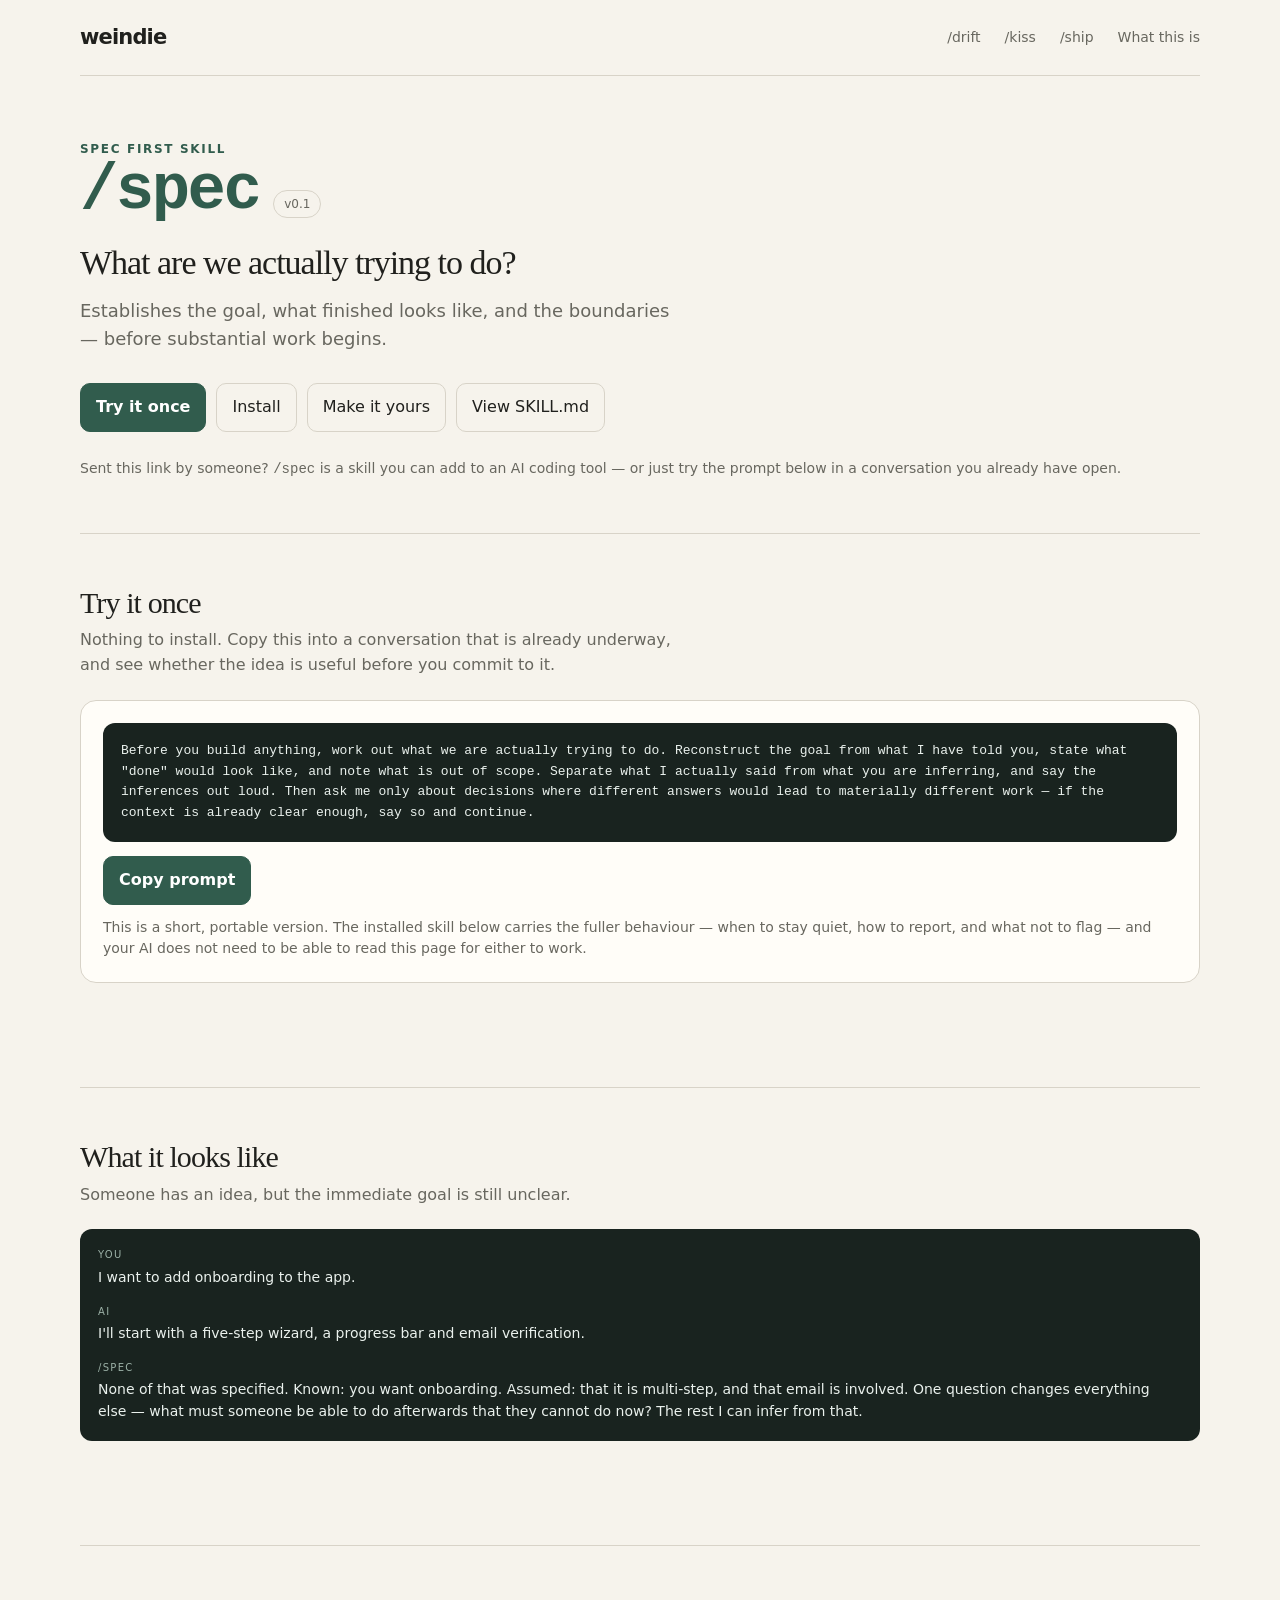
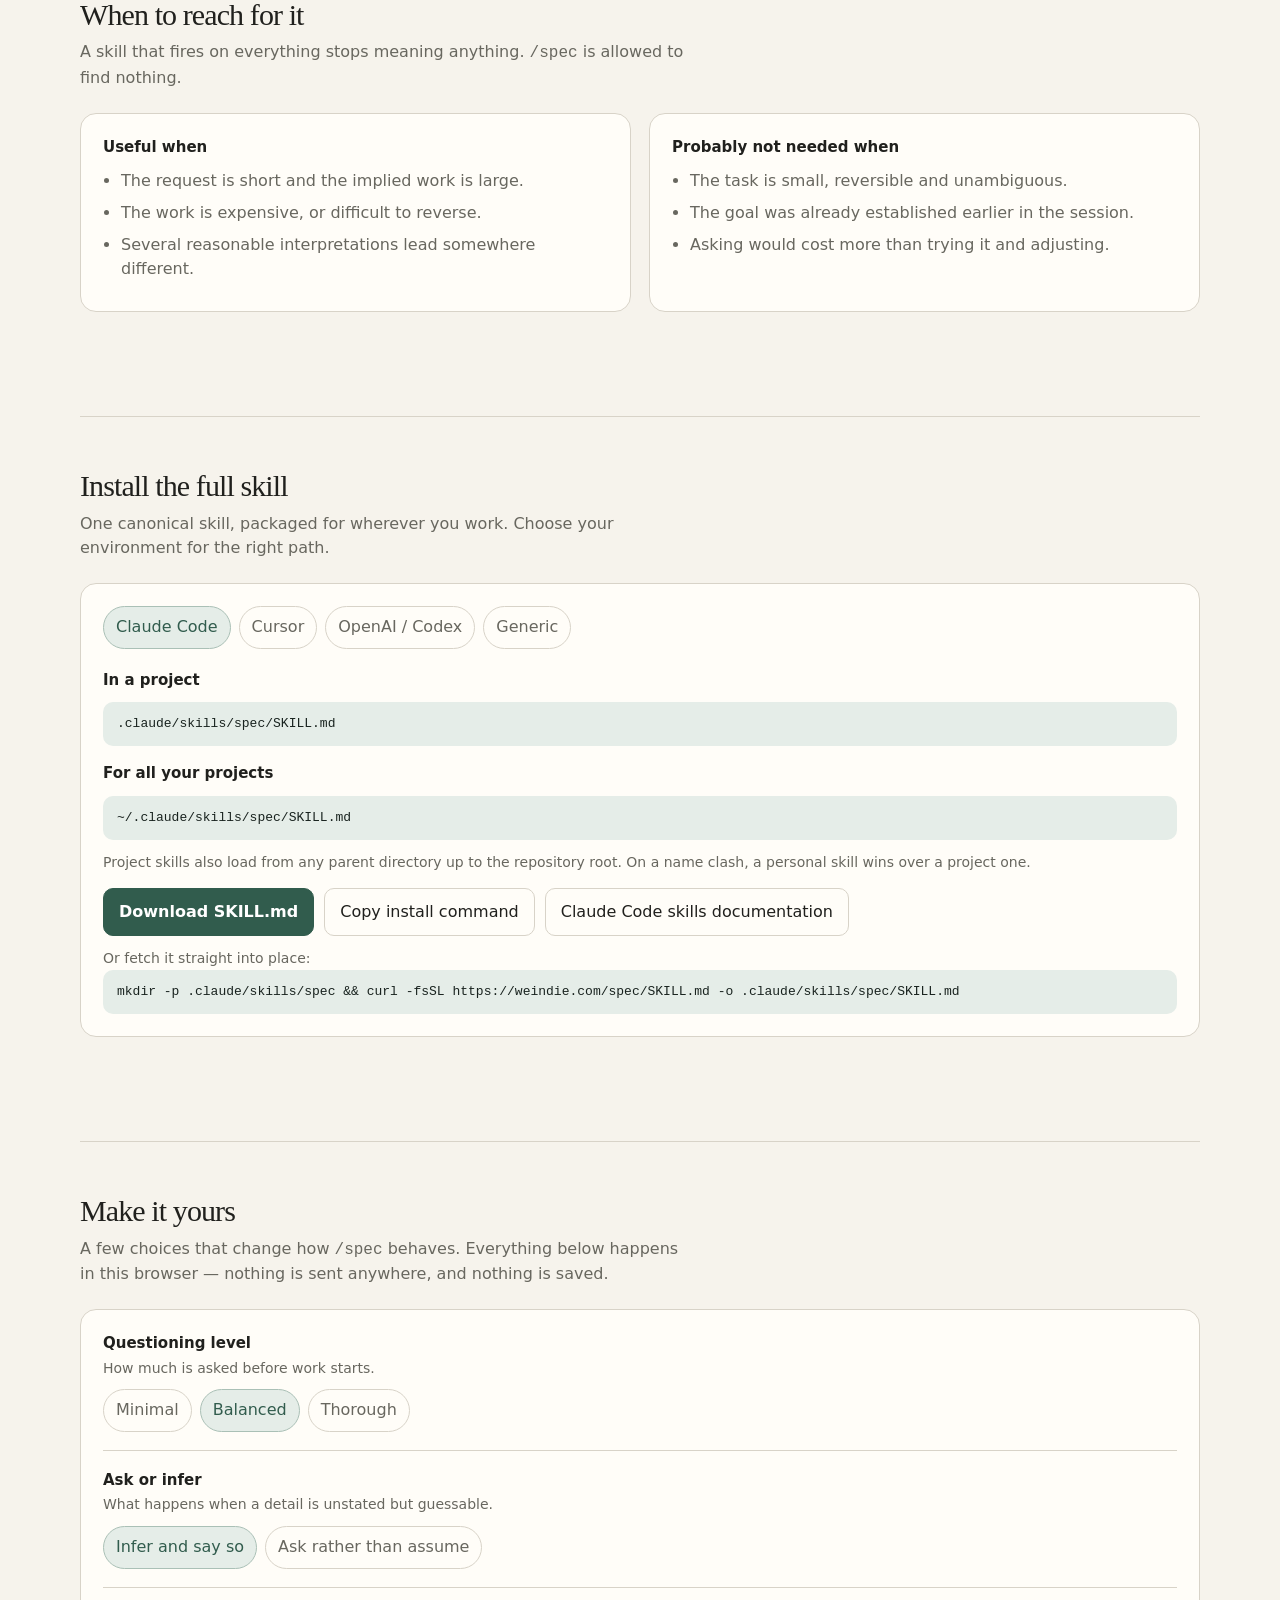
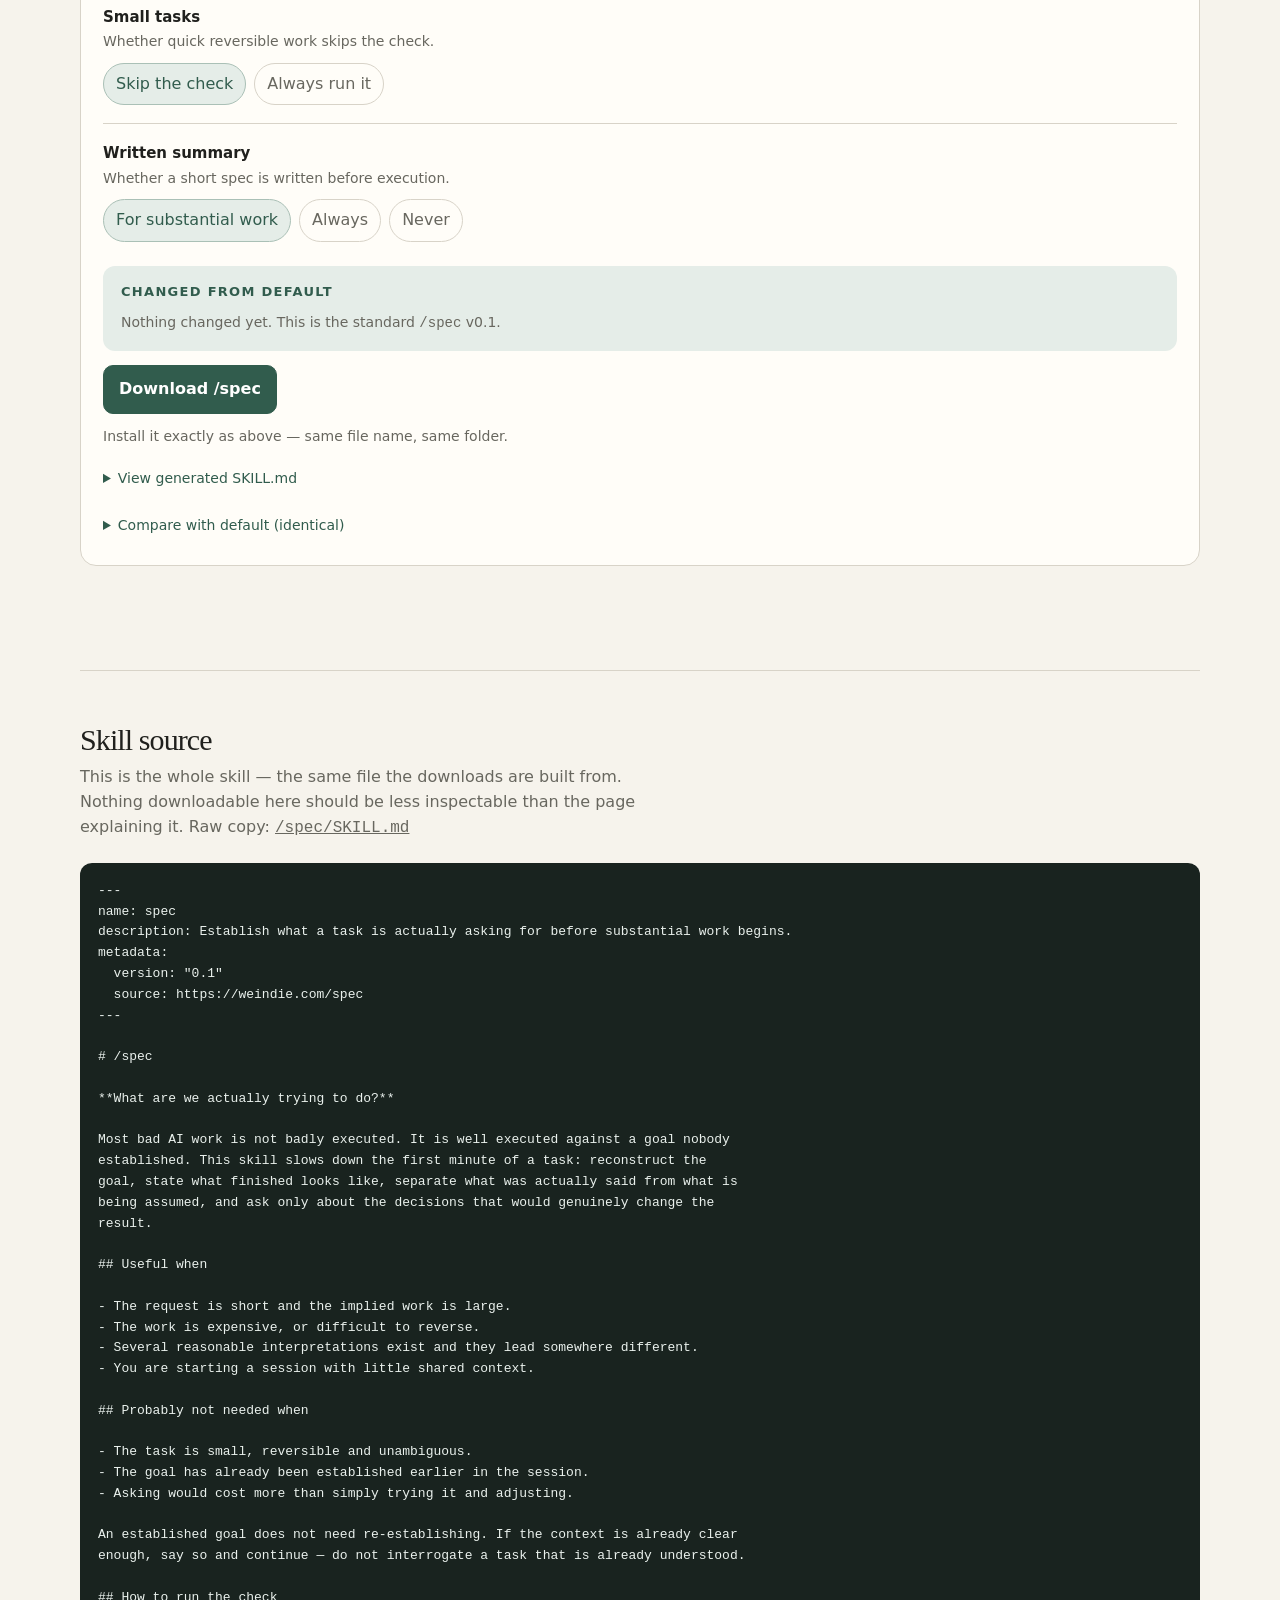
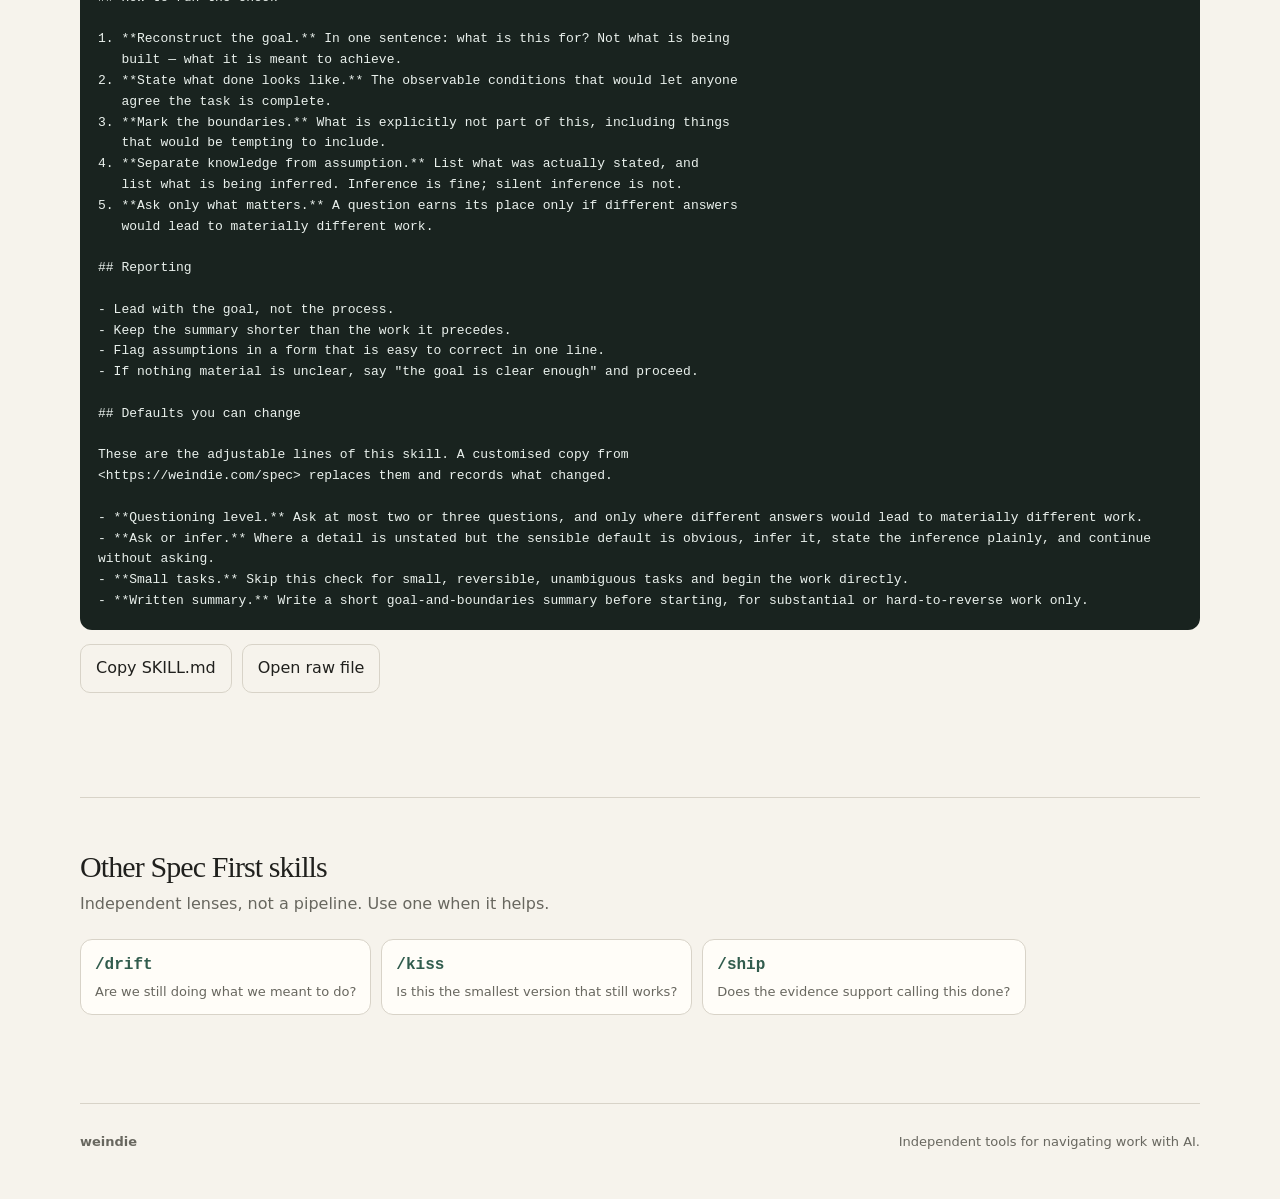
<file: spec/index.html>
<!doctype html>
<html lang="en">
<head>
  <meta charset="utf-8">
  <meta name="viewport" content="width=device-width,initial-scale=1">
  <title>/spec — WeIndie</title>
  <meta name="description" content="What are we actually trying to do? Establishes the goal, what done looks like and the boundaries before AI work begins.">
  <link rel="canonical" href="https://weindie.com/spec">
  <link rel="icon" href="data:image/svg+xml,%3Csvg xmlns='http://www.w3.org/2000/svg' viewBox='0 0 32 32'%3E%3Crect width='32' height='32' rx='7' fill='%23315c4d'/%3E%3Cpath d='M7 11l4 11 5-8 5 8 4-11' fill='none' stroke='%23f6f3ec' stroke-width='2.5' stroke-linecap='round' stroke-linejoin='round'/%3E%3C/svg%3E">
  <meta property="og:type" content="website">
  <meta property="og:site_name" content="WeIndie">
  <meta property="og:title" content="/spec — WeIndie">
  <meta property="og:description" content="What are we actually trying to do? Establishes the goal, what done looks like and the boundaries before AI work begins.">
  <meta property="og:url" content="https://weindie.com/spec">
  <meta property="og:image" content="https://weindie.com/og/spec.png">
  <meta property="og:image:type" content="image/png">
  <meta property="og:image:width" content="1200">
  <meta property="og:image:height" content="630">
  <meta property="og:image:alt" content="/spec — What are we actually trying to do?">
  <meta name="twitter:card" content="summary_large_image">
  <meta name="twitter:title" content="/spec — WeIndie">
  <meta name="twitter:description" content="What are we actually trying to do? Establishes the goal, what done looks like and the boundaries before AI work begins.">
  <meta name="twitter:image" content="https://weindie.com/og/spec.png">
  <meta name="twitter:image:alt" content="/spec — What are we actually trying to do?">
  <style>:root{--paper:#f6f3ec;--ink:#20201d;--muted:#68675f;--line:#d8d3c8;--card:#fffdf8;--accent:#315c4d;--soft:#e5ede8;--code:#19231f;--shadow:0 18px 45px rgba(40,37,30,.08)}
*{box-sizing:border-box}
html{scroll-behavior:smooth}
body{margin:0;background:var(--paper);color:var(--ink);font:16px/1.55 Inter,ui-sans-serif,system-ui,-apple-system,BlinkMacSystemFont,"Segoe UI",sans-serif}
button,textarea,select,input{font:inherit}
a{color:inherit}
code,pre{font-family:ui-monospace,SFMono-Regular,Menlo,Consolas,monospace}
.wrap{width:min(1120px,calc(100% - 40px));margin:auto}
.nav{height:76px;display:flex;align-items:center;justify-content:space-between;border-bottom:1px solid var(--line)}
.brand{font-size:21px;font-weight:750;letter-spacing:-.04em;text-decoration:none}
.navlinks{display:flex;gap:24px;color:var(--muted);font-size:14px}
.navlinks a{text-decoration:none}
.navlinks a:hover{color:var(--ink)}
footer{padding:36px 0 52px;color:var(--muted);font-size:13px}
.foot{display:flex;justify-content:space-between;gap:16px;border-top:1px solid var(--line);padding-top:28px}
.eyebrow{color:var(--accent);font-size:12px;text-transform:uppercase;letter-spacing:.14em;font-weight:750}
.btn{border:1px solid var(--line);background:transparent;border-radius:10px;padding:11px 15px;cursor:pointer;color:var(--ink);text-decoration:none;display:inline-block}
.btn:hover{background:var(--soft);border-color:#aac0b6}
.btn.primary{background:var(--accent);color:#fff;border-color:var(--accent);font-weight:700}
.btn.primary:hover{filter:brightness(.93);background:var(--accent)}
.pill{border:1px solid var(--line);background:transparent;border-radius:999px;padding:8px 12px;cursor:pointer;color:var(--muted)}
.pill:hover,.pill.active{background:var(--soft);border-color:#aac0b6;color:var(--accent)}
.pills{display:flex;flex-wrap:wrap;gap:8px}
pre.src{background:var(--code);color:#eaf1ed;border-radius:12px;padding:18px;font-size:13px;line-height:1.6;overflow-x:auto;white-space:pre-wrap;word-wrap:break-word;margin:0}
.chat{background:var(--code);color:#eaf1ed;border-radius:12px;padding:18px;font-size:14px}
.msg{margin-bottom:15px}.msg:last-child{margin-bottom:0}
.who{font-size:10px;text-transform:uppercase;letter-spacing:.13em;color:#9cb1a7;margin-bottom:4px}

/* skill page */
.shead{padding:64px 0 0}
.stitle{display:flex;align-items:baseline;gap:14px;flex-wrap:wrap}
.stitle h1{font-family:ui-monospace,SFMono-Regular,Menlo,Consolas,monospace;font-size:clamp(40px,7vw,64px);line-height:1;letter-spacing:-.04em;margin:0;font-weight:600;color:var(--accent)}
.ver{border:1px solid var(--line);border-radius:999px;padding:4px 10px;font-size:12px;color:var(--muted)}
.squestion{font-family:Georgia,serif;font-size:clamp(24px,3.4vw,34px);line-height:1.2;letter-spacing:-.03em;margin:20px 0 14px;font-weight:500;max-width:19em}
.ssummary{font-size:18px;color:var(--muted);max-width:34em;margin:0}
.actions{display:flex;flex-wrap:wrap;gap:10px;margin:30px 0 8px}
.sec{padding:52px 0;border-top:1px solid var(--line);margin-top:52px}
.sec>h2{font:500 30px/1.15 Georgia,serif;letter-spacing:-.03em;margin:0 0 8px}
.sec>.lede{color:var(--muted);margin:0 0 22px;max-width:38em}
.card{background:var(--card);border:1px solid var(--line);border-radius:16px;padding:22px}
.two{display:grid;grid-template-columns:1fr 1fr;gap:18px}
.two h3,.card h3{font-size:15px;margin:0 0 10px}
.two ul{margin:0;padding-left:18px;color:var(--muted)}
.two li{margin-bottom:7px}
.rowbtns{display:flex;flex-wrap:wrap;gap:10px;margin-top:14px;align-items:center}
.note{color:var(--muted);font-size:14px;margin:12px 0 0}
.copybox{position:relative}
.path{background:var(--soft);border-radius:10px;padding:12px 14px;font-family:ui-monospace,SFMono-Regular,Menlo,Consolas,monospace;font-size:13px;overflow-x:auto;color:var(--code)}
.opt{border-top:1px solid var(--line);padding:18px 0}
.opt:first-of-type{border-top:0;padding-top:0}
.opt .lbl{font-weight:700;font-size:15px}
.opt .help{color:var(--muted);font-size:14px;margin:2px 0 10px}
.changes{background:var(--soft);border-radius:12px;padding:16px 18px;margin-top:6px}
.changes h3{margin:0 0 10px;font-size:13px;text-transform:uppercase;letter-spacing:.1em;color:var(--accent)}
.chg{margin-bottom:12px;font-size:14px}.chg:last-child{margin-bottom:0}
.chg b{display:block;font-size:13px}
.chg .was{color:var(--muted);text-decoration:line-through;text-decoration-thickness:1px}
.chg .now{color:var(--code)}
.none{color:var(--muted);font-size:14px;margin:0}
.reveal{margin-top:14px}
.reveal summary{cursor:pointer;color:var(--accent);font-size:14px;padding:6px 0}
.reveal[open] summary{margin-bottom:10px}
.diff{background:var(--code);border-radius:12px;padding:16px;font-size:13px;line-height:1.6;overflow-x:auto;margin:0;color:#c8d6cf}
.diff .add{color:#9fe3b6}
.diff .del{color:#f0a9a0}
.diff .hunk{color:#8ea89c}
.toast{position:fixed;left:50%;bottom:26px;transform:translateX(-50%) translateY(14px);background:var(--code);color:#eaf1ed;padding:10px 16px;border-radius:999px;font-size:14px;opacity:0;pointer-events:none;transition:opacity .18s,transform .18s;z-index:9}
.toast.show{opacity:1;transform:translateX(-50%) translateY(0)}
.crumbs{color:var(--muted);font-size:14px;margin-top:26px}
.crumbs a{color:var(--accent)}
.other{display:flex;flex-wrap:wrap;gap:10px;margin-top:16px}
.other a{text-decoration:none;border:1px solid var(--line);border-radius:12px;padding:12px 14px;background:var(--card);min-width:150px}
.other a:hover{border-color:#aac0b6;background:var(--soft)}
.other code{color:var(--accent);font-weight:700}
.other span{display:block;color:var(--muted);font-size:13px;margin-top:4px}
@media(max-width:760px){
  .navlinks{display:none}
  .shead{padding-top:40px}
  .two{grid-template-columns:1fr}
  .sec{padding:40px 0;margin-top:40px}
  .actions .btn,.rowbtns .btn{flex:1 1 auto;text-align:center}
  .foot{display:block}.foot span{display:block;margin-top:8px}
}
@media(max-width:520px){
  .wrap{width:min(100% - 24px,1120px)}
  .card{padding:18px}
}
</style>
</head>
<body>
  <header class="wrap nav">
    <a class="brand" href="/">weindie</a>
    <nav class="navlinks"><a href="/drift">/drift</a><a href="/kiss">/kiss</a><a href="/ship">/ship</a><a href="/#about">What this is</a></nav>
  </header>
  <main class="wrap">
    <div class="shead">
      <div class="eyebrow">Spec First skill</div>
      <div class="stitle"><h1>/spec</h1><span class="ver">v0.1</span></div>
      <p class="squestion">What are we actually trying to do?</p>
      <p class="ssummary">Establishes the goal, what finished looks like, and the boundaries — before substantial work begins.</p>
      <div class="actions">
        <a class="btn primary" href="#try">Try it once</a>
        <a class="btn" href="#install">Install</a>
        <a class="btn" href="#customise">Make it yours</a>
        <a class="btn" href="#source">View SKILL.md</a>
      </div>
      <p class="crumbs">Sent this link by someone? <code>/spec</code> is a skill you can add to an AI coding tool — or just try the prompt below in a conversation you already have open.</p>
    </div>

    <section class="sec" id="try">
      <h2>Try it once</h2>
      <p class="lede">Nothing to install. Copy this into a conversation that is already underway, and see whether the idea is useful before you commit to it.</p>
      <div class="card">
        <pre class="src" id="tryPrompt">Before you build anything, work out what we are actually trying to do. Reconstruct the goal from what I have told you, state what &quot;done&quot; would look like, and note what is out of scope. Separate what I actually said from what you are inferring, and say the inferences out loud. Then ask me only about decisions where different answers would lead to materially different work — if the context is already clear enough, say so and continue.</pre>
        <div class="rowbtns"><button class="btn primary" id="copyTry">Copy prompt</button></div>
        <p class="note">This is a short, portable version. The installed skill below carries the fuller behaviour — when to stay quiet, how to report, and what not to flag — and your AI does not need to be able to read this page for either to work.</p>
      </div>
    </section>

    <section class="sec" id="example">
      <h2>What it looks like</h2>
      <p class="lede">Someone has an idea, but the immediate goal is still unclear.</p>
      <div class="chat"><div class="msg"><div class="who">You</div>I want to add onboarding to the app.</div><div class="msg"><div class="who">AI</div>I'll start with a five-step wizard, a progress bar and email verification.</div><div class="msg"><div class="who">/spec</div>None of that was specified. Known: you want onboarding. Assumed: that it is multi-step, and that email is involved. One question changes everything else — what must someone be able to do afterwards that they cannot do now? The rest I can infer from that.</div></div>
    </section>

    <section class="sec" id="when">
      <h2>When to reach for it</h2>
      <p class="lede">A skill that fires on everything stops meaning anything. <code>/spec</code> is allowed to find nothing.</p>
      <div class="two">
        <div class="card"><h3>Useful when</h3><ul><li>The request is short and the implied work is large.</li><li>The work is expensive, or difficult to reverse.</li><li>Several reasonable interpretations lead somewhere different.</li></ul></div>
        <div class="card"><h3>Probably not needed when</h3><ul><li>The task is small, reversible and unambiguous.</li><li>The goal was already established earlier in the session.</li><li>Asking would cost more than trying it and adjusting.</li></ul></div>
      </div>
    </section>

    <section class="sec" id="install">
      <h2>Install the full skill</h2>
      <p class="lede">One canonical skill, packaged for wherever you work. Choose your environment for the right path.</p>
      <div class="card">
        <div class="pills" id="platforms" role="group" aria-label="Environment">
          <button class="pill active" data-platform="claude" aria-pressed="true">Claude Code</button><button class="pill" data-platform="cursor" aria-pressed="false">Cursor</button><button class="pill" data-platform="codex" aria-pressed="false">OpenAI / Codex</button><button class="pill" data-platform="generic" aria-pressed="false">Generic</button>
        </div>
        <h3 style="margin-top:20px">In a project</h3>
        <div class="path" id="destPath"></div>
        <div id="destUserRow"><h3 style="margin-top:16px">For all your projects</h3><div class="path" id="destUser"></div></div>
        <p class="note" id="platformNote"></p>
        <div class="rowbtns">
          <button class="btn primary" id="dlCanonical">Download SKILL.md</button>
          <button class="btn" id="copyCmd">Copy install command</button>
          <a class="btn" id="docsLink" href="#" rel="noreferrer noopener" target="_blank"></a>
        </div>
        <p class="note">Or fetch it straight into place:</p>
        <div class="path" id="cmd"></div>
      </div>
    </section>

    <section class="sec" id="customise">
      <h2>Make it yours</h2>
      <p class="lede">A few choices that change how <code>/spec</code> behaves. Everything below happens in this browser — nothing is sent anywhere, and nothing is saved.</p>
      <div class="card">
        <div id="opts"></div>
        <div class="changes" id="changes"></div>
        <div class="rowbtns"><button class="btn primary" id="dlCustom">Download your /spec</button></div>
        <p class="note">Install it exactly as above — same file name, same folder.</p>
        <details class="reveal"><summary>View generated SKILL.md</summary><pre class="src" id="gen"></pre></details>
        <details class="reveal"><summary id="diffTitle">Compare with default</summary><pre class="diff" id="diff"></pre></details>
      </div>
    </section>

    <section class="sec" id="source">
      <h2>Skill source</h2>
      <p class="lede">This is the whole skill — the same file the downloads are built from. Nothing downloadable here should be less inspectable than the page explaining it. Raw copy: <a href="/spec/SKILL.md"><code>/spec/SKILL.md</code></a></p>
      <pre class="src">---
name: spec
description: Establish what a task is actually asking for before substantial work begins.
metadata:
  version: &quot;0.1&quot;
  source: https://weindie.com/spec
---

# /spec

**What are we actually trying to do?**

Most bad AI work is not badly executed. It is well executed against a goal nobody
established. This skill slows down the first minute of a task: reconstruct the
goal, state what finished looks like, separate what was actually said from what is
being assumed, and ask only about the decisions that would genuinely change the
result.

## Useful when

- The request is short and the implied work is large.
- The work is expensive, or difficult to reverse.
- Several reasonable interpretations exist and they lead somewhere different.
- You are starting a session with little shared context.

## Probably not needed when

- The task is small, reversible and unambiguous.
- The goal has already been established earlier in the session.
- Asking would cost more than simply trying it and adjusting.

An established goal does not need re-establishing. If the context is already clear
enough, say so and continue — do not interrogate a task that is already understood.

## How to run the check

1. **Reconstruct the goal.** In one sentence: what is this for? Not what is being
   built — what it is meant to achieve.
2. **State what done looks like.** The observable conditions that would let anyone
   agree the task is complete.
3. **Mark the boundaries.** What is explicitly not part of this, including things
   that would be tempting to include.
4. **Separate knowledge from assumption.** List what was actually stated, and
   list what is being inferred. Inference is fine; silent inference is not.
5. **Ask only what matters.** A question earns its place only if different answers
   would lead to materially different work.

## Reporting

- Lead with the goal, not the process.
- Keep the summary shorter than the work it precedes.
- Flag assumptions in a form that is easy to correct in one line.
- If nothing material is unclear, say &quot;the goal is clear enough&quot; and proceed.

## Defaults you can change

These are the adjustable lines of this skill. A customised copy from
&lt;https://weindie.com/spec&gt; replaces them and records what changed.

- **Questioning level.** Ask at most two or three questions, and only where different answers would lead to materially different work.
- **Ask or infer.** Where a detail is unstated but the sensible default is obvious, infer it, state the inference plainly, and continue without asking.
- **Small tasks.** Skip this check for small, reversible, unambiguous tasks and begin the work directly.
- **Written summary.** Write a short goal-and-boundaries summary before starting, for substantial or hard-to-reverse work only.
</pre>
      <div class="rowbtns"><button class="btn" id="copySource">Copy SKILL.md</button><a class="btn" href="/spec/SKILL.md">Open raw file</a></div>
    </section>

    <section class="sec" id="more">
      <h2>Other Spec First skills</h2>
      <p class="lede">Independent lenses, not a pipeline. Use one when it helps.</p>
      <div class="other"><a href="/drift"><code>/drift</code><span>Are we still doing what we meant to do?</span></a><a href="/kiss"><code>/kiss</code><span>Is this the smallest version that still works?</span></a><a href="/ship"><code>/ship</code><span>Does the evidence support calling this done?</span></a></div>
    </section>
  </main>
  <footer class="wrap"><div class="foot"><strong>weindie</strong><span>Independent tools for navigating work with AI.</span></div></footer>
  <script>window.SKILL={"slug":"spec","version":"0.1","source":"https://weindie.com/spec","raw":"https://weindie.com/spec/SKILL.md","canonical":"---\nname: spec\ndescription: Establish what a task is actually asking for before substantial work begins.\nmetadata:\n  version: \"0.1\"\n  source: https://weindie.com/spec\n---\n\n# /spec\n\n**What are we actually trying to do?**\n\nMost bad AI work is not badly executed. It is well executed against a goal nobody\nestablished. This skill slows down the first minute of a task: reconstruct the\ngoal, state what finished looks like, separate what was actually said from what is\nbeing assumed, and ask only about the decisions that would genuinely change the\nresult.\n\n## Useful when\n\n- The request is short and the implied work is large.\n- The work is expensive, or difficult to reverse.\n- Several reasonable interpretations exist and they lead somewhere different.\n- You are starting a session with little shared context.\n\n## Probably not needed when\n\n- The task is small, reversible and unambiguous.\n- The goal has already been established earlier in the session.\n- Asking would cost more than simply trying it and adjusting.\n\nAn established goal does not need re-establishing. If the context is already clear\nenough, say so and continue — do not interrogate a task that is already understood.\n\n## How to run the check\n\n1. **Reconstruct the goal.** In one sentence: what is this for? Not what is being\n   built — what it is meant to achieve.\n2. **State what done looks like.** The observable conditions that would let anyone\n   agree the task is complete.\n3. **Mark the boundaries.** What is explicitly not part of this, including things\n   that would be tempting to include.\n4. **Separate knowledge from assumption.** List what was actually stated, and\n   list what is being inferred. Inference is fine; silent inference is not.\n5. **Ask only what matters.** A question earns its place only if different answers\n   would lead to materially different work.\n\n## Reporting\n\n- Lead with the goal, not the process.\n- Keep the summary shorter than the work it precedes.\n- Flag assumptions in a form that is easy to correct in one line.\n- If nothing material is unclear, say \"the goal is clear enough\" and proceed.\n\n## Defaults you can change\n\nThese are the adjustable lines of this skill. A customised copy from\n\u003chttps://weindie.com/spec> replaces them and records what changed.\n\n- **Questioning level.** Ask at most two or three questions, and only where different answers would lead to materially different work.\n- **Ask or infer.** Where a detail is unstated but the sensible default is obvious, infer it, state the inference plainly, and continue without asking.\n- **Small tasks.** Skip this check for small, reversible, unambiguous tasks and begin the work directly.\n- **Written summary.** Write a short goal-and-boundaries summary before starting, for substantial or hard-to-reverse work only.\n","defaultsNote":"These are the adjustable lines of this skill. A customised copy from\n\u003chttps://weindie.com/spec> replaces them and records what changed.","tryOnce":"Before you build anything, work out what we are actually trying to do. Reconstruct the goal from what I have told you, state what \"done\" would look like, and note what is out of scope. Separate what I actually said from what you are inferring, and say the inferences out loud. Then ask me only about decisions where different answers would lead to materially different work — if the context is already clear enough, say so and continue.","options":[{"id":"questioning","label":"Questioning level","help":"How much is asked before work starts.","choices":[{"id":"minimal","label":"Minimal","line":"- **Questioning level.** Ask at most one question, and only when the work cannot sensibly begin without the answer.","isDefault":false},{"id":"balanced","label":"Balanced","line":"- **Questioning level.** Ask at most two or three questions, and only where different answers would lead to materially different work.","isDefault":true},{"id":"thorough","label":"Thorough","line":"- **Questioning level.** Ask as many questions as the ambiguity warrants, covering goal, boundaries and completion conditions before starting.","isDefault":false}]},{"id":"inference","label":"Ask or infer","help":"What happens when a detail is unstated but guessable.","choices":[{"id":"infer","label":"Infer and say so","line":"- **Ask or infer.** Where a detail is unstated but the sensible default is obvious, infer it, state the inference plainly, and continue without asking.","isDefault":true},{"id":"ask","label":"Ask rather than assume","line":"- **Ask or infer.** Where a detail is unstated, ask rather than assume, even when a sensible default seems obvious.","isDefault":false}]},{"id":"small","label":"Small tasks","help":"Whether quick reversible work skips the check.","choices":[{"id":"skip","label":"Skip the check","line":"- **Small tasks.** Skip this check for small, reversible, unambiguous tasks and begin the work directly.","isDefault":true},{"id":"always","label":"Always run it","line":"- **Small tasks.** Run this check on every task, however small, but keep the output to a single line when the goal is already clear.","isDefault":false}]},{"id":"summary","label":"Written summary","help":"Whether a short spec is written before execution.","choices":[{"id":"substantial","label":"For substantial work","line":"- **Written summary.** Write a short goal-and-boundaries summary before starting, for substantial or hard-to-reverse work only.","isDefault":true},{"id":"always","label":"Always","line":"- **Written summary.** Always write a short goal-and-boundaries summary before starting, and wait for it to be confirmed.","isDefault":false},{"id":"never","label":"Never","line":"- **Written summary.** Do not write a separate summary. Fold the goal and boundaries into the first line of the work itself.","isDefault":false}]}],"platforms":[{"id":"claude","name":"Claude Code","project":".claude/skills/\u003cslug>/SKILL.md","user":"~/.claude/skills/\u003cslug>/SKILL.md","note":"Project skills also load from any parent directory up to the repository root. On a name clash, a personal skill wins over a project one.","docs":"https://code.claude.com/docs/en/skills","docsLabel":"Claude Code skills documentation"},{"id":"cursor","name":"Cursor","project":".cursor/skills/\u003cslug>/SKILL.md","user":"~/.cursor/skills/\u003cslug>/SKILL.md","note":"Cursor also reads .agents/skills/, .claude/skills/ and .codex/skills/, so a skill installed for another tool is usually already available.","docs":"https://cursor.com/docs/skills","docsLabel":"Cursor skills documentation"},{"id":"codex","name":"OpenAI / Codex","project":".agents/skills/\u003cslug>/SKILL.md","user":"~/.agents/skills/\u003cslug>/SKILL.md","note":"Codex scans .agents/skills in every directory from the working directory up to the repository root.","docs":"https://developers.openai.com/codex/skills","docsLabel":"Codex skills documentation"},{"id":"generic","name":"Generic","project":".agents/skills/\u003cslug>/SKILL.md","user":"~/.agents/skills/\u003cslug>/SKILL.md","note":"The Agent Skills specification defines the folder and the SKILL.md format, but leaves it to each tool to decide where to look. .agents/skills/ is the most widely read location — check your tool if it is not picked up.","docs":"https://agentskills.io/specification","docsLabel":"Agent Skills specification"}]};</script>
  <script>(function () {
  var D = window.SKILL;
  var $ = function (s) { return document.querySelector(s); };
  var sel = {}, platform = D.platforms[0].id;

  D.options.forEach(function (o) { sel[o.id] = def(o).id; });

  function def(o) { return o.choices.filter(function (c) { return c.isDefault; })[0]; }
  function cur(o) { return o.choices.filter(function (c) { return c.id === sel[o.id]; })[0]; }
  function changedOptions() { return D.options.filter(function (o) { return cur(o).id !== def(o).id; }); }

  /* ---- toast + copy ---- */
  var toastEl = document.createElement('div');
  toastEl.className = 'toast';
  document.body.appendChild(toastEl);
  var toastTimer;
  function toast(msg) {
    toastEl.textContent = msg;
    toastEl.classList.add('show');
    clearTimeout(toastTimer);
    toastTimer = setTimeout(function () { toastEl.classList.remove('show'); }, 1900);
  }
  function copy(text, what) {
    function fallback() {
      var ta = document.createElement('textarea');
      ta.value = text;
      ta.setAttribute('readonly', '');
      ta.style.position = 'fixed';
      ta.style.top = '-1000px';
      document.body.appendChild(ta);
      ta.select();
      var ok = false;
      try { ok = document.execCommand('copy'); } catch (e) { ok = false; }
      ta.remove();
      toast(ok ? what + ' copied' : 'Copy failed — select the text and copy manually');
    }
    if (navigator.clipboard && navigator.clipboard.writeText) {
      navigator.clipboard.writeText(text).then(function () { toast(what + ' copied'); }, fallback);
    } else { fallback(); }
  }

  /* ---- generate the customised skill ---- */
  function generate() {
    var text = D.canonical, changed = changedOptions();
    changed.forEach(function (o) { text = text.split(def(o).line).join(cur(o).line); });
    if (changed.length) {
      text = text.replace(
        '  source: ' + D.source + '\n',
        '  source: ' + D.source + '\n  based_on: WeIndie /' + D.slug + ' v' + D.version + '\n'
      );
      text = text.replace(
        D.defaultsNote,
        'Customised from the WeIndie default, based on `/' + D.slug + '` v' + D.version +
        '. Changed from default: ' + changed.map(function (o) { return o.label.toLowerCase(); }).join(', ') + '.'
      );
    }
    return text;
  }

  /* ---- unified diff (LCS) ---- */
  function diff(aText, bText) {
    var a = aText.split('\n'), b = bText.split('\n');
    var m = a.length, n = b.length, i, j;
    var lcs = [];
    for (i = 0; i <= m; i++) lcs.push(new Array(n + 1).fill(0));
    for (i = m - 1; i >= 0; i--)
      for (j = n - 1; j >= 0; j--)
        lcs[i][j] = a[i] === b[j] ? lcs[i + 1][j + 1] + 1 : Math.max(lcs[i + 1][j], lcs[i][j + 1]);
    var ops = [];
    i = 0; j = 0;
    while (i < m && j < n) {
      if (a[i] === b[j]) { ops.push([' ', a[i]]); i++; j++; }
      else if (lcs[i + 1][j] >= lcs[i][j + 1]) { ops.push(['-', a[i]]); i++; }
      else { ops.push(['+', b[j]]); j++; }
    }
    while (i < m) { ops.push(['-', a[i++]]); }
    while (j < n) { ops.push(['+', b[j++]]); }

    var keep = {}, ctx = 2, k;
    ops.forEach(function (op, idx) {
      if (op[0] !== ' ') for (k = idx - ctx; k <= idx + ctx; k++) keep[k] = true;
    });
    var out = [], gap = false;
    ops.forEach(function (op, idx) {
      if (!keep[idx]) { gap = true; return; }
      if (gap) { out.push(['hunk', '@@']); gap = false; }
      out.push([op[0] === '+' ? 'add' : op[0] === '-' ? 'del' : '', op[0] + ' ' + op[1]]);
    });
    return out;
  }

  function esc(s) {
    return String(s).replace(/&/g, '&amp;').replace(/</g, '&lt;').replace(/>/g, '&gt;');
  }

  /* ---- render ---- */
  function renderOptions() {
    $('#opts').innerHTML = D.options.map(function (o) {
      return '<div class="opt"><div class="lbl">' + esc(o.label) + '</div>' +
        '<p class="help">' + esc(o.help) + '</p><div class="pills" role="group" aria-label="' + esc(o.label) + '">' +
        o.choices.map(function (c) {
          return '<button class="pill' + (c.id === sel[o.id] ? ' active' : '') + '" data-opt="' + o.id +
            '" data-choice="' + c.id + '" aria-pressed="' + (c.id === sel[o.id]) + '">' + esc(c.label) + '</button>';
        }).join('') + '</div></div>';
    }).join('');
    Array.prototype.forEach.call($('#opts').querySelectorAll('.pill'), function (b) {
      b.addEventListener('click', function () {
        sel[b.dataset.opt] = b.dataset.choice;
        renderOptions();
        renderCustom();
      });
    });
  }

  function renderCustom() {
    var changed = changedOptions(), custom = generate();
    $('#changes').innerHTML = changed.length
      ? '<h3>Changed from default</h3>' + changed.map(function (o) {
        return '<div class="chg"><b>' + esc(o.label) + '</b>' +
          '<div class="was">' + esc(plain(def(o).line)) + '</div>' +
          '<div class="now">' + esc(plain(cur(o).line)) + '</div></div>';
      }).join('')
      : '<h3>Changed from default</h3><p class="none">Nothing changed yet. This is the standard <code>/' +
        esc(D.slug) + '</code> v' + esc(D.version) + '.</p>';
    $('#gen').textContent = custom;
    $('#diffTitle').textContent = changed.length ? 'Compare with default' : 'Compare with default (identical)';
    $('#diff').innerHTML = changed.length
      ? diff(D.canonical, custom).map(function (l) {
          return '<span class="' + l[0] + '">' + esc(l[1]) + '</span>';
        }).join('\n')
      : 'No differences.';
    $('#dlCustom').textContent = changed.length ? 'Download your /' + D.slug : 'Download /' + D.slug;
  }

  function plain(line) {
    return line.replace(/^- \*\*[^*]+\.\*\*\s*/, '').replace(/^-\s*/, '');
  }

  function platformById(id) {
    return D.platforms.filter(function (p) { return p.id === id; })[0];
  }

  function renderPlatform() {
    var p = platformById(platform);
    $('#destPath').textContent = p.project.replace(/<slug>/g, D.slug);
    $('#destUser').textContent = p.user ? p.user.replace(/<slug>/g, D.slug) : '';
    $('#destUserRow').style.display = p.user ? '' : 'none';
    $('#platformNote').textContent = p.note || '';
    $('#platformNote').style.display = p.note ? '' : 'none';
    $('#docsLink').href = p.docs;
    $('#docsLink').textContent = p.docsLabel;
    $('#cmd').textContent = 'mkdir -p ' + dir(p) + ' && curl -fsSL ' + D.raw + ' -o ' + dir(p) + '/SKILL.md';
    Array.prototype.forEach.call(document.querySelectorAll('#platforms .pill'), function (b) {
      var on = b.dataset.platform === platform;
      b.classList.toggle('active', on);
      b.setAttribute('aria-pressed', on);
    });
  }
  function dir(p) {
    return p.project.replace(/<slug>/g, D.slug).replace(/\/SKILL\.md$/, '');
  }

  function download(text) {
    var url = URL.createObjectURL(new Blob([text], { type: 'text/markdown' }));
    var a = document.createElement('a');
    a.href = url; a.download = 'SKILL.md'; a.style.display = 'none';
    document.body.appendChild(a); a.click(); a.remove();
    setTimeout(function () { URL.revokeObjectURL(url); }, 1000);
    toast('SKILL.md downloaded');
  }

  /* ---- wire up ---- */
  Array.prototype.forEach.call(document.querySelectorAll('#platforms .pill'), function (b) {
    b.addEventListener('click', function () { platform = b.dataset.platform; renderPlatform(); });
  });
  $('#copyTry').addEventListener('click', function () { copy(D.tryOnce, 'Prompt'); });
  $('#copyCmd').addEventListener('click', function () { copy($('#cmd').textContent, 'Command'); });
  $('#dlCanonical').addEventListener('click', function () { download(D.canonical); });
  $('#dlCustom').addEventListener('click', function () { download(generate()); });
  $('#copySource').addEventListener('click', function () { copy(D.canonical, 'SKILL.md'); });

  renderOptions();
  renderCustom();
  renderPlatform();
})();
</script>
</body>
</html>
</file>
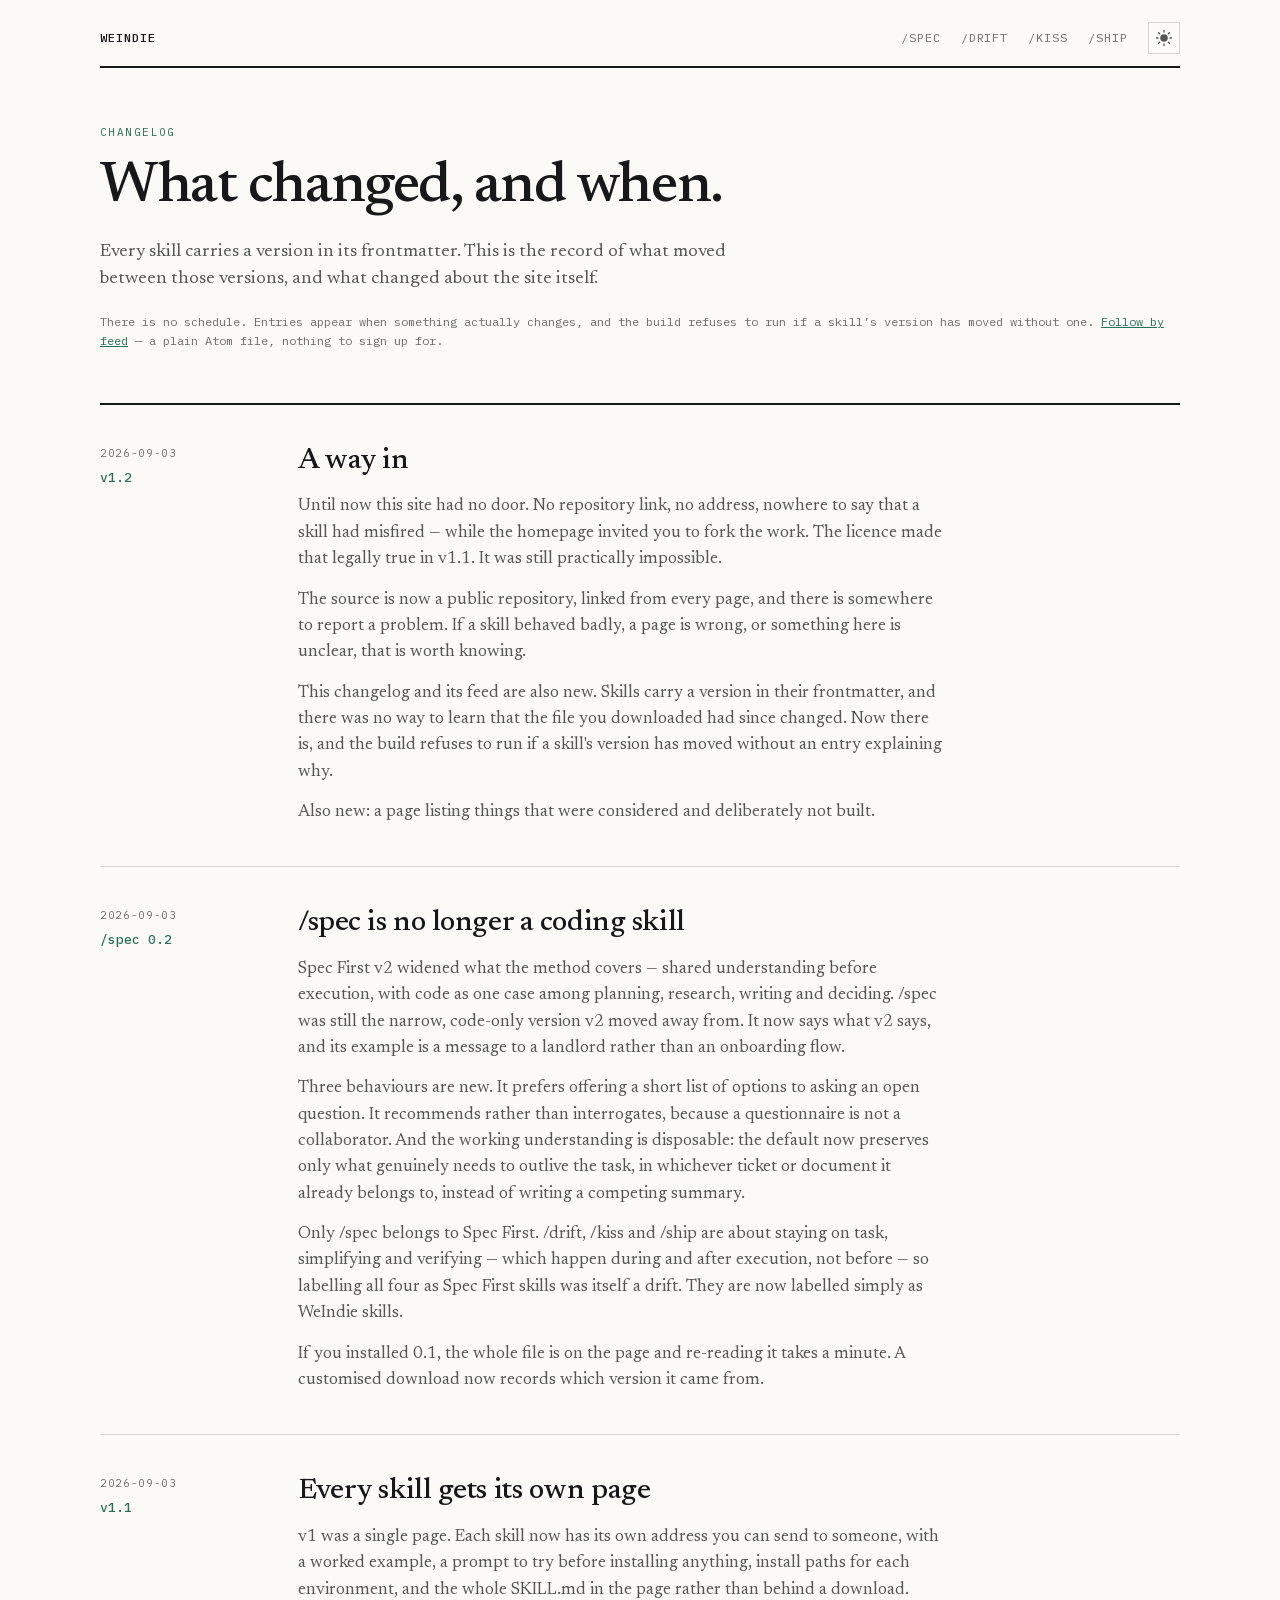
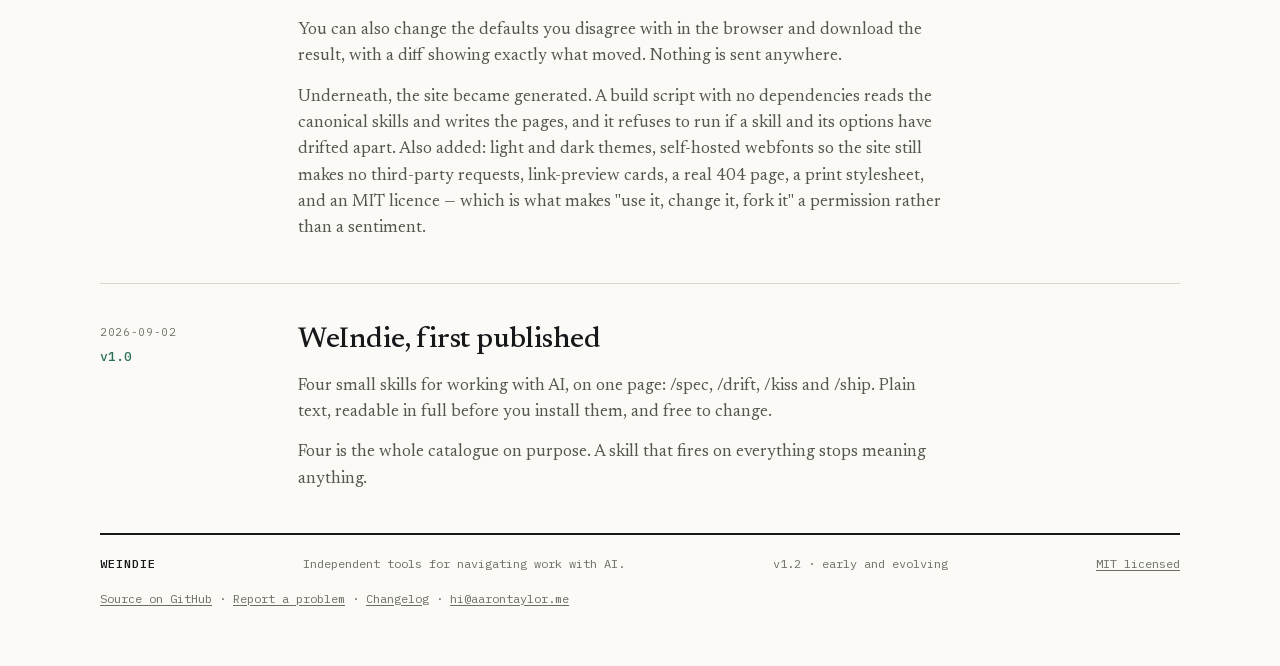
<file: changelog.html>
<!doctype html>
<html lang="en">
<head>
  <meta charset="utf-8">
  <meta name="viewport" content="width=device-width,initial-scale=1">
  <title>Changelog — WeIndie</title>
  <meta name="description" content="What changed in the skills and the site, and when. No schedule — entries appear when something actually changes.">
  <link rel="canonical" href="https://weindie.com/changelog">
  <link rel="alternate" type="application/atom+xml" title="WeIndie changelog" href="/feed.xml">
  <link rel="icon" href="data:image/svg+xml,%3Csvg xmlns='http://www.w3.org/2000/svg' viewBox='0 0 32 32'%3E%3Crect width='32' height='32' fill='%23315c4d'/%3E%3Cpath d='M8 22L14 10M18 22l6-12' fill='none' stroke='%23fbfaf7' stroke-width='2.5' stroke-linecap='round'/%3E%3C/svg%3E">
  <meta property="og:type" content="website">
  <meta property="og:site_name" content="WeIndie">
  <meta property="og:title" content="Changelog — WeIndie">
  <meta property="og:description" content="What changed in the skills and the site, and when. No schedule — entries appear when something actually changes.">
  <meta property="og:url" content="https://weindie.com/changelog">
  <meta property="og:image" content="https://weindie.com/og.png">
  <meta property="og:image:type" content="image/png">
  <meta property="og:image:width" content="1200">
  <meta property="og:image:height" content="630">
  <meta property="og:image:alt" content="WeIndie — what changed, and when.">
  <meta name="twitter:card" content="summary_large_image">
  <meta name="twitter:title" content="Changelog — WeIndie">
  <meta name="twitter:description" content="What changed in the skills and the site, and when. No schedule — entries appear when something actually changes.">
  <meta name="twitter:image" content="https://weindie.com/og.png">
  <meta name="twitter:image:alt" content="WeIndie — what changed, and when.">
  <link rel="preload" href="/fonts/ibm-plex-mono-400.woff2" as="font" type="font/woff2" crossorigin>
  <link rel="preload" href="/fonts/ibm-plex-mono-500.woff2" as="font" type="font/woff2" crossorigin>
  <link rel="preload" href="/fonts/newsreader-var.woff2" as="font" type="font/woff2" crossorigin>
  <style>/* WeIndie — Direction B, "Plain Text".
   The product is readable plain-text files, so the site is set like one:
   monospace carries structure, a reading serif carries language, and there
   are no cards. Separation comes from rules and space. */

@font-face{font-family:"IBM Plex Mono";src:url(/fonts/ibm-plex-mono-400.woff2) format("woff2");font-weight:400;font-style:normal;font-display:swap}
@font-face{font-family:"IBM Plex Mono";src:url(/fonts/ibm-plex-mono-500.woff2) format("woff2");font-weight:500;font-style:normal;font-display:swap}
@font-face{font-family:"Newsreader";src:url(/fonts/newsreader-var.woff2) format("woff2");font-weight:400 600;font-style:normal;font-display:swap}

:root{
  --paper:#fbfaf7;
  --sunk:#f2f0ea;
  --rule:#d9d7ce;
  --ink:#16181a;
  --muted:#54574f;
  --faint:#6b6e66;
  --accent:#27705a;
  --accent-deep:#1a5342;
  --mono:"IBM Plex Mono",ui-monospace,SFMono-Regular,Menlo,Consolas,monospace;
  --serif:"Newsreader",Georgia,"Times New Roman",serif;
  --gut:clamp(20px,4vw,44px);
  --add:#1f6b45;
  --del:#a8412c;
  color-scheme:light;
}

/* Dark is the same document under a reading lamp: warmer ink, same structure.
   Defined three times so system-default, explicit-light and explicit-dark all
   resolve — never style a component from inside one of these blocks. */
@media (prefers-color-scheme:dark){
  :root:not([data-theme="light"]){
    --paper:#121412;--sunk:#1a1d1a;--rule:#2d312c;
    --ink:#ece9e1;--muted:#a9a89d;--faint:#83867c;
    --accent:#5cb894;--accent-deep:#7fd0af;
    --add:#6fd39c;--del:#e0876e;
    color-scheme:dark;
  }
}
:root[data-theme="dark"]{
  --paper:#121412;--sunk:#1a1d1a;--rule:#2d312c;
  --ink:#ece9e1;--muted:#a9a89d;--faint:#83867c;
  --accent:#5cb894;--accent-deep:#7fd0af;
  --add:#6fd39c;--del:#e0876e;
  color-scheme:dark;
}

*{box-sizing:border-box}
html{scroll-behavior:smooth}
body{
  margin:0;background:var(--paper);color:var(--ink);
  font-family:var(--serif);font-size:17px;line-height:1.55;
  -webkit-font-smoothing:antialiased;
}
@media (prefers-reduced-motion:reduce){html{scroll-behavior:auto}*,.theming *{transition:none!important;animation:none!important}}

button,input,textarea,select{font:inherit;color:inherit}
a{color:var(--accent)}
a:hover{color:var(--accent-deep)}
:focus-visible{outline:2px solid var(--accent);outline-offset:2px}
h1,h2,h3,h4{margin:0;font-weight:400;text-wrap:balance}
p{margin:0}
code{font-family:var(--mono);font-size:.86em}

.wrap{width:min(1080px,calc(100% - var(--gut)*2));margin:0 auto}

.skip{position:absolute;left:-9999px;top:0;z-index:20;font-family:var(--mono);font-size:12px;
  background:var(--ink);color:var(--paper);padding:10px 16px;text-decoration:none}
.skip:focus{left:8px;top:8px}

/* ---------- masthead ---------- */
.nav{
  display:flex;justify-content:space-between;align-items:baseline;gap:16px;
  font-family:var(--mono);font-size:12px;letter-spacing:.08em;text-transform:uppercase;
  padding:22px 0 12px;border-bottom:2px solid var(--ink);
}
.brand{color:var(--ink);text-decoration:none;font-weight:500}
.navlinks{display:flex;gap:20px;color:var(--faint)}
.navlinks a{color:var(--faint);text-decoration:none}
.navlinks a:hover{color:var(--accent)}
.navend{display:flex;align-items:center;gap:20px}
.vh{position:absolute;width:1px;height:1px;overflow:hidden;clip-path:inset(50%);white-space:nowrap}

/* A bordered control, not another word in a row of words. */
.theme{
  display:grid;place-items:center;width:32px;height:32px;flex:none;
  border:1px solid var(--rule);background:transparent;color:var(--muted);
  cursor:pointer;padding:0;position:relative;
  transition:color .2s,border-color .2s,background-color .2s;
}
.theme:hover{color:var(--accent);border-color:var(--accent);background:var(--sunk)}
.tsvg{width:18px;height:18px;display:block;overflow:visible}
.tsvg .orb{fill:currentColor;transform-box:fill-box;transform-origin:center;
  transition:transform .42s cubic-bezier(.34,1.28,.5,1)}
.tsvg .cut{transform-box:fill-box;transform-origin:center;
  transition:transform .42s cubic-bezier(.34,1.28,.5,1)}
.tsvg .rays{stroke:currentColor;stroke-width:1.7;transform-box:fill-box;transform-origin:center;
  transition:transform .42s cubic-bezier(.34,1.28,.5,1),opacity .24s ease}
.tsvg{transition:transform .42s cubic-bezier(.34,1.28,.5,1)}

/* Light: a sun. The mask circle is parked clear of the orb so it bites nothing. */
.tsvg .cut{transform:translate(10px,-10px)}

/* Dark: the orb grows, the mask slides in, the rays retract. Declared for all
   three states so the icon is right before any script runs. */
@media (prefers-color-scheme:dark){
  :root:not([data-theme="light"]) .tsvg{transform:rotate(-12deg)}
  :root:not([data-theme="light"]) .tsvg .orb{transform:scale(1.5) translate(1.4px,-1.4px)}
  :root:not([data-theme="light"]) .tsvg .cut{transform:translate(0,0)}
  :root:not([data-theme="light"]) .tsvg .rays{transform:scale(.4);opacity:0}
}
:root[data-theme="dark"] .tsvg{transform:rotate(-12deg)}
:root[data-theme="dark"] .tsvg .orb{transform:scale(1.5) translate(1.4px,-1.4px)}
:root[data-theme="dark"] .tsvg .cut{transform:translate(0,0)}
:root[data-theme="dark"] .tsvg .rays{transform:scale(.4);opacity:0}

/* Colours cross-fade only while the theme is actually changing. */
.theming *{transition:background-color .3s ease,color .3s ease,border-color .3s ease,fill .3s ease!important}

/* ---------- shared type ---------- */
.label{font-family:var(--mono);font-size:11px;letter-spacing:.13em;text-transform:uppercase;color:var(--faint)}
.lede{color:var(--muted);max-width:34em}
.small{font-family:var(--mono);font-size:12px;line-height:1.6;color:var(--faint)}

/* one code treatment, everywhere */
.code{
  font-family:var(--mono);font-size:13px;line-height:1.65;
  background:var(--sunk);border:1px solid var(--rule);
  padding:14px 16px;overflow-x:auto;white-space:pre-wrap;word-wrap:break-word;
  margin:0;color:var(--ink);
}
.code.oneline{white-space:pre;padding:11px 14px}

/* buttons: mono, square, hairline */
.btn{
  font-family:var(--mono);font-size:12.5px;letter-spacing:.04em;
  border:1px solid var(--ink);background:transparent;color:var(--ink);
  padding:9px 15px;cursor:pointer;text-decoration:none;display:inline-block;
}
.btn:hover{background:var(--ink);color:var(--paper)}
.btn.primary{background:var(--ink);color:var(--paper)}
.btn.primary:hover{background:var(--accent);border-color:var(--accent);color:#fff}
.btnrow{display:flex;flex-wrap:wrap;gap:8px;margin-top:16px}

/* segmented switch */
.seg{display:flex;flex-wrap:wrap;border:1px solid var(--ink)}
.seg > *{
  flex:1 1 auto;text-align:center;font-family:var(--mono);font-size:12.5px;letter-spacing:.05em;
  padding:11px 12px;border:0;border-right:1px solid var(--ink);background:transparent;
  color:var(--ink);text-decoration:none;cursor:pointer;white-space:nowrap;
}
.seg > *:last-child{border-right:0}
.seg > *:hover{background:var(--sunk)}
.seg > .on,.seg > [aria-pressed="true"]{background:var(--ink);color:var(--paper)}
.seg > .on:hover,.seg > [aria-pressed="true"]:hover{background:var(--ink)}

/* ---------- skill page head ---------- */
.shead{padding:52px 0 0}
.stitle{display:flex;align-items:baseline;gap:16px;flex-wrap:wrap}
.stitle h1{
  font-family:var(--mono);font-weight:500;
  font-size:clamp(46px,9vw,84px);line-height:.94;letter-spacing:-.05em;
}
.stitle .ver{font-family:var(--mono);font-size:13px;color:var(--faint)}
.squestion{
  font-size:clamp(27px,4.2vw,40px);line-height:1.14;letter-spacing:-.012em;
  margin-top:22px;max-width:17em;font-weight:500;
}
.ssummary{margin-top:16px;color:var(--muted);max-width:33em;font-size:18px}
.actions{margin-top:32px}
.crumbs{margin-top:16px;font-family:var(--mono);font-size:12px;line-height:1.6;color:var(--faint);max-width:56em}
.crumbs code{color:var(--ink)}

/* ---------- numbered blocks (the label rail) ---------- */
.blk{
  display:grid;grid-template-columns:154px minmax(0,1fr);gap:var(--gut);
  border-top:1px solid var(--rule);padding:40px 0;margin-top:0;
}
.blk:first-of-type{border-top:2px solid var(--ink);margin-top:52px}
.rail{position:sticky;top:22px;align-self:start}
.rail .n{font-family:var(--mono);font-size:11px;color:var(--accent);letter-spacing:.1em}
.rail h2{font-family:var(--mono);font-size:11px;letter-spacing:.13em;text-transform:uppercase;color:var(--ink);margin-top:5px;font-weight:500}
.body{min-width:0}
.body > .lede{margin-bottom:20px;font-size:17px}
.body > .lede:last-child{margin-bottom:0}
.stack{display:flex;flex-direction:column;gap:16px}

/* transcript — a conversation, deliberately not styled as code */
.chat{border-left:2px solid var(--rule);padding-left:20px;display:flex;flex-direction:column;gap:16px}
.msg .who{font-family:var(--mono);font-size:11px;letter-spacing:.1em;text-transform:uppercase;color:var(--faint);margin-bottom:4px}
.msg.skill .who{color:var(--accent)}
.msg p{color:var(--muted)}
.msg.skill p{color:var(--ink)}

/* two lists, no boxes */
.two{display:grid;grid-template-columns:1fr 1fr;gap:var(--gut)}
.two h3{font-family:var(--mono);font-size:11px;letter-spacing:.13em;text-transform:uppercase;color:var(--faint);margin-bottom:10px;font-weight:500}
.two ul{margin:0;padding:0;list-style:none}
.two li{color:var(--muted);padding:7px 0;border-top:1px solid var(--rule)}
.two li:first-child{border-top:0;padding-top:0}

/* install */
.dest{display:grid;gap:6px;margin-top:4px}
.dest .label{margin-top:10px}
.dest .label:first-child{margin-top:0}

/* customiser */
.opt{padding:16px 0;border-top:1px solid var(--rule)}
.opt:first-of-type{border-top:0;padding-top:0}
.opt .lbl{font-family:var(--mono);font-size:12.5px;letter-spacing:.03em}
.opt .help{color:var(--muted);font-size:15.5px;margin:2px 0 10px}
.opt .seg{border-color:var(--rule)}
.opt .seg > *{border-right-color:var(--rule);font-size:12px;padding:8px 11px}
.opt .seg > [aria-pressed="true"]{background:var(--accent);border-color:var(--accent);color:#fff}

.resting{display:flex;flex-wrap:wrap;align-items:baseline;gap:10px 16px;justify-content:space-between}
.resting .now{font-family:var(--mono);font-size:12px;color:var(--faint);line-height:1.7}
.resting .now b{color:var(--ink);font-weight:400}

.changes{border-left:2px solid var(--accent);padding-left:18px;display:flex;flex-direction:column;gap:14px}
.changes .h{font-family:var(--mono);font-size:11px;letter-spacing:.13em;text-transform:uppercase;color:var(--accent)}
.chg b{display:block;font-family:var(--mono);font-size:12px;font-weight:400;color:var(--faint);letter-spacing:.03em}
.chg .was{color:var(--faint);text-decoration:line-through;text-decoration-thickness:1px}
.chg .now{color:var(--ink)}
.none{color:var(--muted)}

details.reveal > summary{
  font-family:var(--mono);font-size:12px;letter-spacing:.05em;color:var(--accent);
  cursor:pointer;padding:9px 0;list-style:none;
}
details.reveal > summary::-webkit-details-marker{display:none}
details.reveal > summary::before{content:"+ ";color:var(--faint)}
details.reveal[open] > summary::before{content:"− "}
details.reveal[open] > summary{margin-bottom:10px}

/* diff keeps the one code treatment, tinted by sign only */
.diff{font-family:var(--mono);font-size:13px;line-height:1.65;background:var(--sunk);border:1px solid var(--rule);padding:14px 16px;overflow-x:auto;margin:0}
/* every line is a block; context lines carry class="" so :not([class]) misses them */
.diff span{display:block;color:var(--muted)}
.diff .add{color:var(--add)}
.diff .del{color:var(--del)}
.diff .hunk{color:var(--faint)}

/* other skills */
.index{display:grid;gap:0;border-top:1px solid var(--rule)}
.index a{
  display:grid;grid-template-columns:130px minmax(0,1fr);gap:20px;align-items:baseline;
  padding:15px 0;border-bottom:1px solid var(--rule);text-decoration:none;color:var(--ink);
}
.index a:hover{background:var(--sunk)}
.index .k{font-family:var(--mono);font-size:16px;color:var(--accent)}
.index .q{color:var(--muted);font-size:17px}
.index a:hover .q{color:var(--ink)}

/* toast */
.toast{
  position:fixed;left:50%;bottom:24px;transform:translateX(-50%) translateY(12px);
  background:var(--ink);color:var(--paper);padding:10px 18px;
  font-family:var(--mono);font-size:12px;letter-spacing:.04em;
  opacity:0;pointer-events:none;transition:opacity .16s,transform .16s;z-index:9;
}
.toast.show{opacity:1;transform:translateX(-50%) translateY(0)}

/* footer */
footer{border-top:2px solid var(--ink);margin-top:64px;padding:20px 0 56px}
.foot{
  display:flex;flex-wrap:wrap;justify-content:space-between;gap:10px 24px;
  font-family:var(--mono);font-size:12px;color:var(--faint);
}
.foot b{color:var(--ink);font-weight:500;letter-spacing:.08em;text-transform:uppercase}
.foot a{color:var(--faint);text-decoration:underline;text-underline-offset:2px;text-decoration-thickness:1px}
.foot a:hover{color:var(--accent)}
/* The door. Plain inline text rather than a flex row: the separators are glued
   to the link before them with &nbsp;, so wrapping can never leave a middot
   stranded at the start of a line. */
.foot2{
  margin-top:14px;line-height:1.9;
  font-family:var(--mono);font-size:12px;color:var(--faint);
}
.foot2 a{color:var(--faint);text-decoration:underline;text-underline-offset:2px;text-decoration-thickness:1px}
.foot2 a:hover{color:var(--accent)}

@media (max-width:820px){
  .blk{grid-template-columns:1fr;gap:16px;padding:32px 0}
  .rail{position:static;display:flex;align-items:baseline;gap:12px}
  .rail h2{margin-top:0}
  .two{grid-template-columns:1fr;gap:26px}
  .navlinks{gap:14px}
}
@media (max-width:560px){
  body{font-size:16px}
  .navlinks{display:none}
  .seg{flex-direction:column}
  .seg > *{border-right:0;border-bottom:1px solid var(--ink);text-align:left}
  .seg > *:last-child{border-bottom:0}
  .opt .seg > *{border-bottom-color:var(--rule)}
  .index a{grid-template-columns:1fr;gap:4px}
}

/* ---------- print ----------
   A manual should print like one: ink on white, every panel open, and the
   controls gone since none of them do anything on paper. */
@media print{
  :root{
    --paper:#fff;--sunk:#fff;--rule:#bbb;--ink:#000;--muted:#333;--faint:#555;
    --accent:#000;--accent-deep:#000;--add:#000;--del:#000;
  }
  body{font-size:11pt;line-height:1.45}
  .nav,.skip,.actions,.btnrow,.toast,.navlinks,.theme,.crumbs{display:none!important}
  .index a:hover{background:none}
  details.reveal{display:none}            /* generated + diff are per-visit, not part of the document */
  .blk{grid-template-columns:130px minmax(0,1fr);page-break-inside:avoid;border-top:1px solid #bbb}
  .blk:first-of-type{border-top:1px solid #000;margin-top:24px}
  .rail{position:static}
  .code,.diff{border:1px solid #bbb;background:#fff;white-space:pre-wrap}
  .chat{border-left:1px solid #bbb}
  .shead{padding-top:0}
  a{text-decoration:none}
  .body a[href^="http"]::after,.body a[href^="/"]::after{content:" (" attr(href) ")";font-family:var(--mono);font-size:9pt;color:#555}
  footer{border-top:1px solid #000}
  section,footer{page-break-inside:avoid}
}
</style>
  <script>try{var t=localStorage.getItem('weindie-theme');if(t==='dark'||t==='light')document.documentElement.setAttribute('data-theme',t)}catch(e){}</script>
  <style>
    .chead{padding:56px 0 0}
    .chead h1{font-size:clamp(34px,5.4vw,58px);line-height:1.06;letter-spacing:-.025em;margin-top:16px;font-weight:500;max-width:11em}
    .chead .lede{margin-top:20px;font-size:18px;max-width:36em}
    .chead .small{margin-top:18px}
    .entry .rail .n{color:var(--faint);letter-spacing:.06em}
    .entry .rail h2{text-transform:none;font-size:13px;color:var(--accent);letter-spacing:0;margin-top:6px}
    .entry h3{font-size:clamp(22px,2.8vw,29px);line-height:1.2;letter-spacing:-.015em;font-weight:500;max-width:16em}
    .entry .prose{margin-top:15px;display:flex;flex-direction:column;gap:14px;color:var(--muted);max-width:38em}
    @media(max-width:820px){.chead{padding-top:40px}.entry .rail h2{margin-top:0}}
  </style>
</head>
<body>
  <a class="skip" href="#main">Skip to content</a>
  <header class="wrap nav">
    <a class="brand" href="/">weindie</a>
    <div class="navend">
      <nav class="navlinks"><a href="/spec">/spec</a><a href="/drift">/drift</a><a href="/kiss">/kiss</a><a href="/ship">/ship</a></nav>
      <button class="theme" id="theme" type="button"><svg class="tsvg" viewBox="0 0 24 24" aria-hidden="true" focusable="false">
        <mask id="tcut"><rect width="24" height="24" fill="#fff"/><circle class="cut" cx="15.5" cy="8.5" r="7" fill="#000"/></mask>
        <circle class="orb" cx="12" cy="12" r="5" mask="url(#tcut)"/>
        <g class="rays" stroke-linecap="round">
          <line x1="12" y1="2" x2="12" y2="4"/><line x1="12" y1="20" x2="12" y2="22"/>
          <line x1="2" y1="12" x2="4" y2="12"/><line x1="20" y1="12" x2="22" y2="12"/>
          <line x1="4.9" y1="4.9" x2="6.3" y2="6.3"/><line x1="17.7" y1="17.7" x2="19.1" y2="19.1"/>
          <line x1="4.9" y1="19.1" x2="6.3" y2="17.7"/><line x1="17.7" y1="6.3" x2="19.1" y2="4.9"/>
        </g>
      </svg><span class="vh">Switch theme</span></button>
    </div>
  </header>
  <main class="wrap" id="main">
    <div class="chead">
      <div class="label" style="color:var(--accent)">Changelog</div>
      <h1>What changed, and when.</h1>
      <p class="lede">Every skill carries a version in its frontmatter. This is the record of what moved between those versions, and what changed about the site itself.</p>
      <p class="small">There is no schedule. Entries appear when something actually changes, and the build refuses to run if a skill&rsquo;s version has moved without one. <a href="/feed.xml">Follow by feed</a> &mdash; a plain Atom file, nothing to sign up for.</p>
    </div>
    <section class="blk entry" id="2026-09-03-v1-2">
      <div class="rail"><div class="n">2026-09-03</div><h2>v1.2</h2></div>
      <div class="body">
        <h3>A way in</h3>
        <div class="prose"><p>Until now this site had no door. No repository link, no address, nowhere to say that a skill had misfired — while the homepage invited you to fork the work. The licence made that legally true in v1.1. It was still practically impossible.</p><p>The source is now a public repository, linked from every page, and there is somewhere to report a problem. If a skill behaved badly, a page is wrong, or something here is unclear, that is worth knowing.</p><p>This changelog and its feed are also new. Skills carry a version in their frontmatter, and there was no way to learn that the file you downloaded had since changed. Now there is, and the build refuses to run if a skill's version has moved without an entry explaining why.</p><p>Also new: a page listing things that were considered and deliberately not built.</p></div>
      </div>
    </section>
    <section class="blk entry" id="2026-09-03-spec-0-2">
      <div class="rail"><div class="n">2026-09-03</div><h2>/spec 0.2</h2></div>
      <div class="body">
        <h3>/spec is no longer a coding skill</h3>
        <div class="prose"><p>Spec First v2 widened what the method covers — shared understanding before execution, with code as one case among planning, research, writing and deciding. /spec was still the narrow, code-only version v2 moved away from. It now says what v2 says, and its example is a message to a landlord rather than an onboarding flow.</p><p>Three behaviours are new. It prefers offering a short list of options to asking an open question. It recommends rather than interrogates, because a questionnaire is not a collaborator. And the working understanding is disposable: the default now preserves only what genuinely needs to outlive the task, in whichever ticket or document it already belongs to, instead of writing a competing summary.</p><p>Only /spec belongs to Spec First. /drift, /kiss and /ship are about staying on task, simplifying and verifying — which happen during and after execution, not before — so labelling all four as Spec First skills was itself a drift. They are now labelled simply as WeIndie skills.</p><p>If you installed 0.1, the whole file is on the page and re-reading it takes a minute. A customised download now records which version it came from.</p></div>
      </div>
    </section>
    <section class="blk entry" id="2026-09-03-v1-1">
      <div class="rail"><div class="n">2026-09-03</div><h2>v1.1</h2></div>
      <div class="body">
        <h3>Every skill gets its own page</h3>
        <div class="prose"><p>v1 was a single page. Each skill now has its own address you can send to someone, with a worked example, a prompt to try before installing anything, install paths for each environment, and the whole SKILL.md in the page rather than behind a download.</p><p>You can also change the defaults you disagree with in the browser and download the result, with a diff showing exactly what moved. Nothing is sent anywhere.</p><p>Underneath, the site became generated. A build script with no dependencies reads the canonical skills and writes the pages, and it refuses to run if a skill and its options have drifted apart. Also added: light and dark themes, self-hosted webfonts so the site still makes no third-party requests, link-preview cards, a real 404 page, a print stylesheet, and an MIT licence — which is what makes &quot;use it, change it, fork it&quot; a permission rather than a sentiment.</p></div>
      </div>
    </section>
    <section class="blk entry" id="2026-09-02-v1-0">
      <div class="rail"><div class="n">2026-09-02</div><h2>v1.0</h2></div>
      <div class="body">
        <h3>WeIndie, first published</h3>
        <div class="prose"><p>Four small skills for working with AI, on one page: /spec, /drift, /kiss and /ship. Plain text, readable in full before you install them, and free to change.</p><p>Four is the whole catalogue on purpose. A skill that fires on everything stops meaning anything.</p></div>
      </div>
    </section>
  </main>
  <footer class="wrap"><div class="foot"><b>weindie</b><span>Independent tools for navigating work with AI.</span><span>v1.2 &middot; early and evolving</span><span><a href="/LICENSE.txt">MIT licensed</a></span></div><div class="foot2"><a href="https://github.com/aarontaylor-dev/weindie">Source on GitHub</a>&nbsp;&middot; <a href="https://github.com/aarontaylor-dev/weindie/issues/new">Report a problem</a>&nbsp;&middot; <a href="/changelog">Changelog</a>&nbsp;&middot; <a href="mailto:hi@aarontaylor.me">hi@aarontaylor.me</a></div></footer>
  <script>(function(){
  var btn=document.getElementById('theme');if(!btn)return;
  var root=document.documentElement, label=btn.querySelector('.vh'), t;
  function current(){
    var set=root.getAttribute('data-theme');
    if(set)return set;
    return matchMedia('(prefers-color-scheme:dark)').matches?'dark':'light';
  }
  function paint(){
    var next=current()==='dark'?'light':'dark';
    var text='Switch to '+next+' theme';
    btn.setAttribute('aria-label',text);
    btn.setAttribute('title',text);
    if(label)label.textContent=text;
  }
  btn.addEventListener('click',function(){
    /* Colours only animate during the swap, so nothing pays for it while reading. */
    root.classList.add('theming');
    clearTimeout(t);t=setTimeout(function(){root.classList.remove('theming')},340);
    var next=current()==='dark'?'light':'dark';
    root.setAttribute('data-theme',next);
    try{localStorage.setItem('weindie-theme',next)}catch(e){}
    paint();
  });
  matchMedia('(prefers-color-scheme:dark)').addEventListener('change',paint);
  paint();
})();</script>
</body>
</html>
</file>
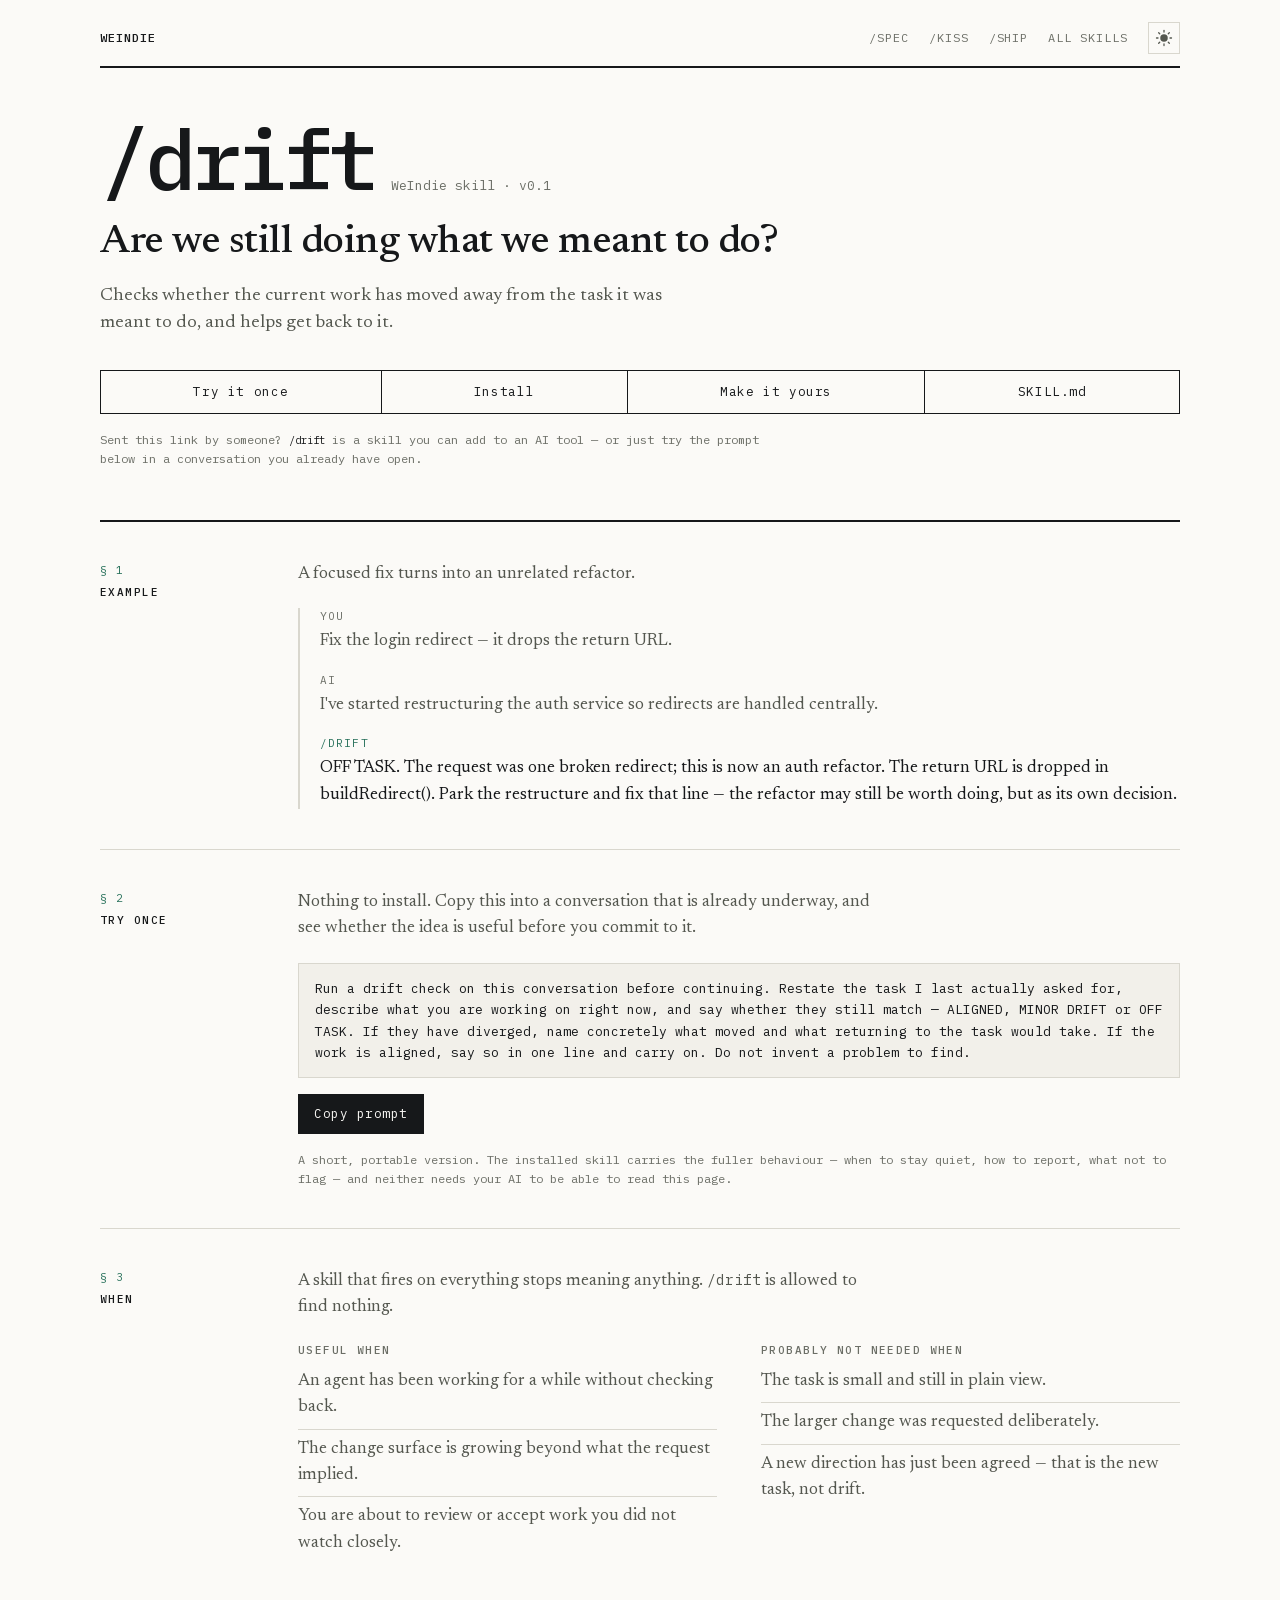
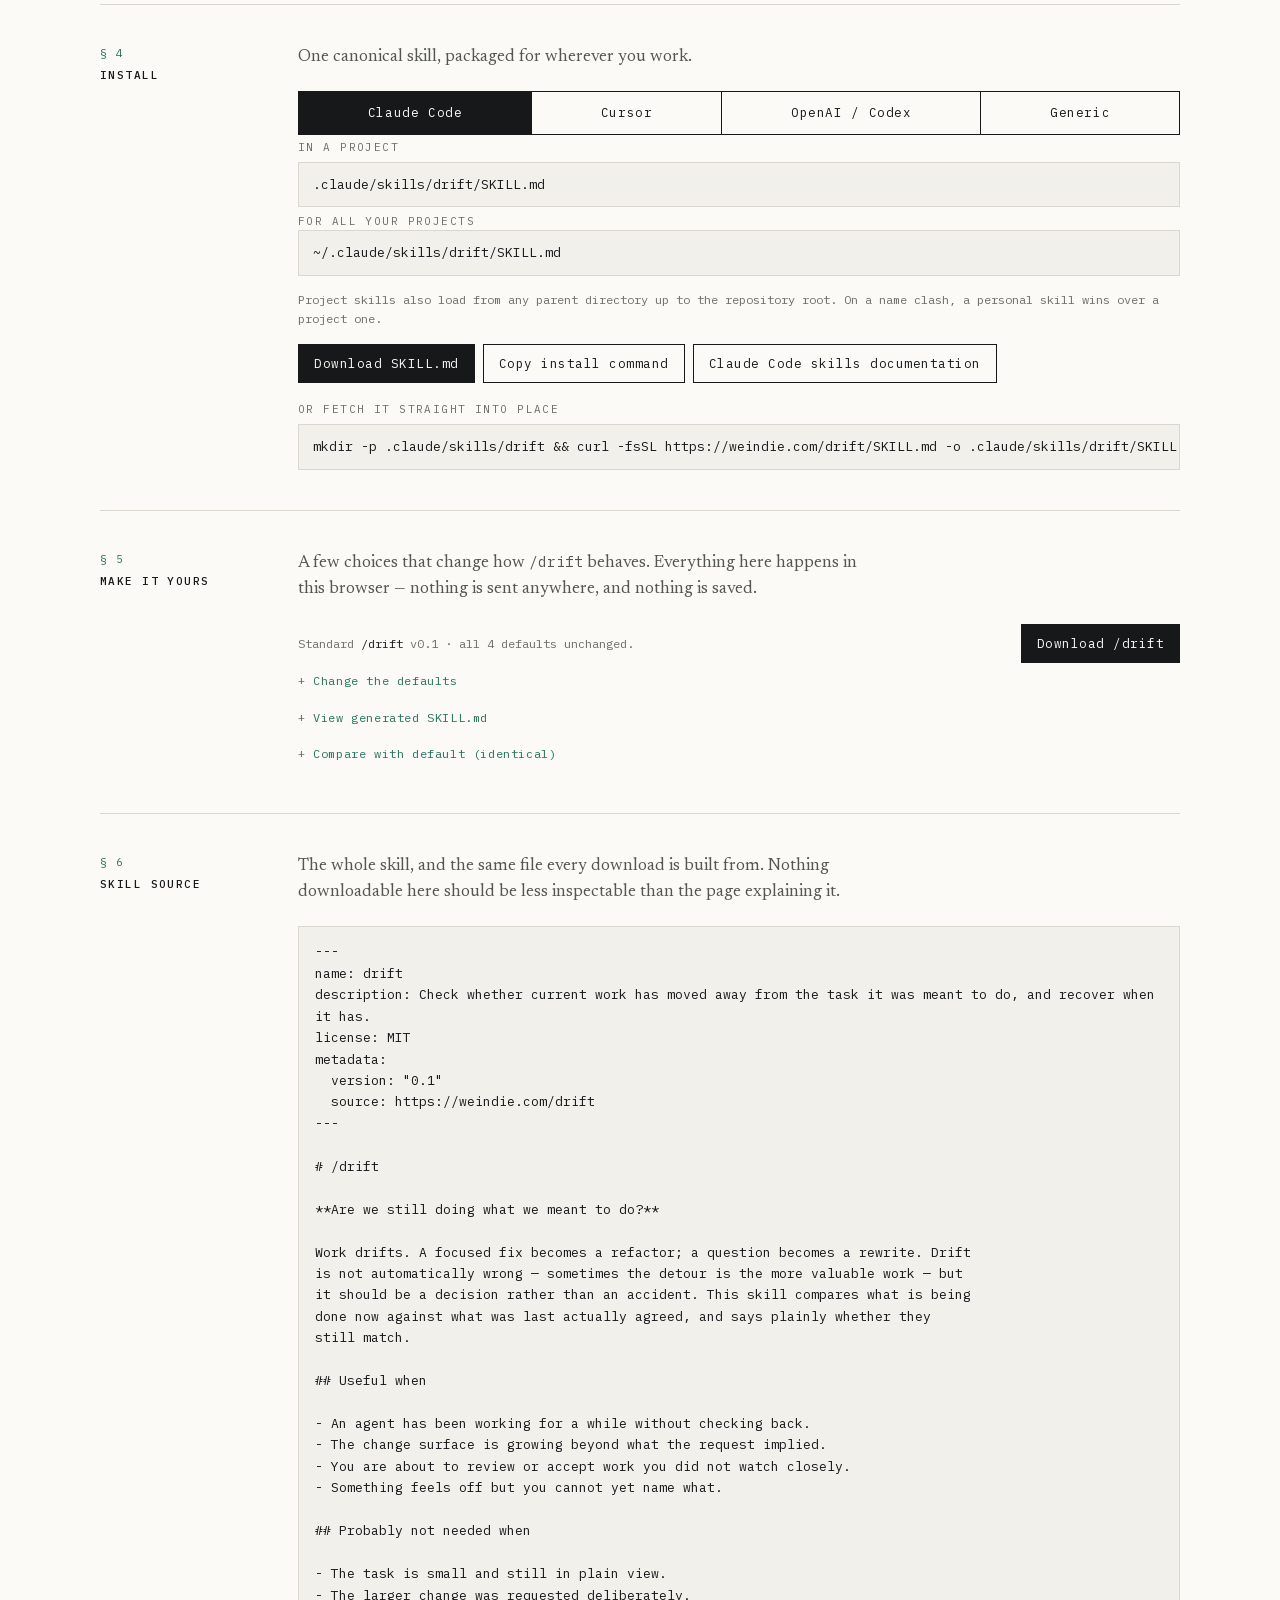
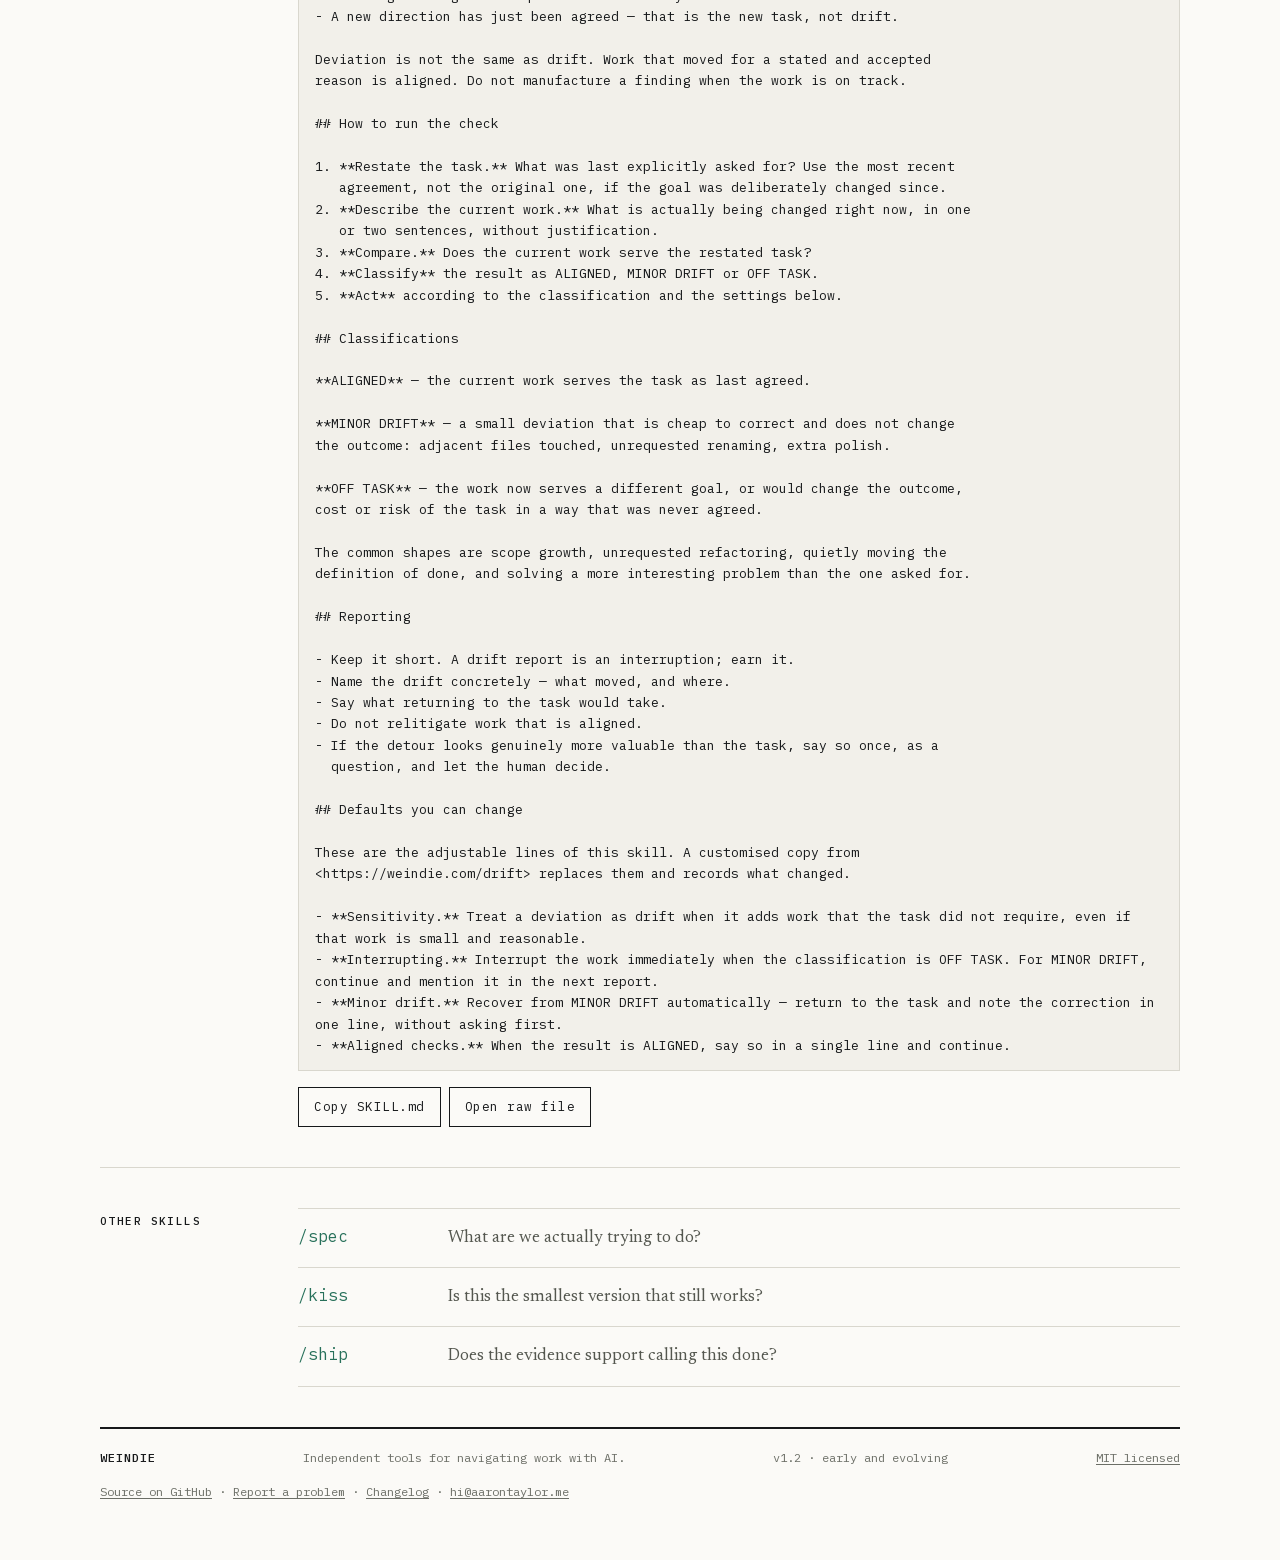
<file: drift.html>
<!doctype html>
<html lang="en">
<head>
  <meta charset="utf-8">
  <meta name="viewport" content="width=device-width,initial-scale=1">
  <title>/drift — WeIndie</title>
  <meta name="description" content="Are we still doing what we meant to do? Checks whether current AI work has moved away from the intended task.">
  <link rel="canonical" href="https://weindie.com/drift">
  <link rel="alternate" type="application/atom+xml" title="WeIndie changelog" href="/feed.xml">
  <link rel="icon" href="data:image/svg+xml,%3Csvg xmlns='http://www.w3.org/2000/svg' viewBox='0 0 32 32'%3E%3Crect width='32' height='32' fill='%23315c4d'/%3E%3Cpath d='M8 22L14 10M18 22l6-12' fill='none' stroke='%23fbfaf7' stroke-width='2.5' stroke-linecap='round'/%3E%3C/svg%3E">
  <meta property="og:type" content="website">
  <meta property="og:site_name" content="WeIndie">
  <meta property="og:title" content="/drift — WeIndie">
  <meta property="og:description" content="Are we still doing what we meant to do? Checks whether current AI work has moved away from the intended task.">
  <meta property="og:url" content="https://weindie.com/drift">
  <meta property="og:image" content="https://weindie.com/og/drift.png">
  <meta property="og:image:type" content="image/png">
  <meta property="og:image:width" content="1200">
  <meta property="og:image:height" content="630">
  <meta property="og:image:alt" content="/drift — Are we still doing what we meant to do?">
  <meta name="twitter:card" content="summary_large_image">
  <meta name="twitter:title" content="/drift — WeIndie">
  <meta name="twitter:description" content="Are we still doing what we meant to do? Checks whether current AI work has moved away from the intended task.">
  <meta name="twitter:image" content="https://weindie.com/og/drift.png">
  <meta name="twitter:image:alt" content="/drift — Are we still doing what we meant to do?">
  <link rel="preload" href="/fonts/ibm-plex-mono-400.woff2" as="font" type="font/woff2" crossorigin>
  <link rel="preload" href="/fonts/ibm-plex-mono-500.woff2" as="font" type="font/woff2" crossorigin>
  <link rel="preload" href="/fonts/newsreader-var.woff2" as="font" type="font/woff2" crossorigin>
  <style>/* WeIndie — Direction B, "Plain Text".
   The product is readable plain-text files, so the site is set like one:
   monospace carries structure, a reading serif carries language, and there
   are no cards. Separation comes from rules and space. */

@font-face{font-family:"IBM Plex Mono";src:url(/fonts/ibm-plex-mono-400.woff2) format("woff2");font-weight:400;font-style:normal;font-display:swap}
@font-face{font-family:"IBM Plex Mono";src:url(/fonts/ibm-plex-mono-500.woff2) format("woff2");font-weight:500;font-style:normal;font-display:swap}
@font-face{font-family:"Newsreader";src:url(/fonts/newsreader-var.woff2) format("woff2");font-weight:400 600;font-style:normal;font-display:swap}

:root{
  --paper:#fbfaf7;
  --sunk:#f2f0ea;
  --rule:#d9d7ce;
  --ink:#16181a;
  --muted:#54574f;
  --faint:#6b6e66;
  --accent:#27705a;
  --accent-deep:#1a5342;
  --mono:"IBM Plex Mono",ui-monospace,SFMono-Regular,Menlo,Consolas,monospace;
  --serif:"Newsreader",Georgia,"Times New Roman",serif;
  --gut:clamp(20px,4vw,44px);
  --add:#1f6b45;
  --del:#a8412c;
  color-scheme:light;
}

/* Dark is the same document under a reading lamp: warmer ink, same structure.
   Defined three times so system-default, explicit-light and explicit-dark all
   resolve — never style a component from inside one of these blocks. */
@media (prefers-color-scheme:dark){
  :root:not([data-theme="light"]){
    --paper:#121412;--sunk:#1a1d1a;--rule:#2d312c;
    --ink:#ece9e1;--muted:#a9a89d;--faint:#83867c;
    --accent:#5cb894;--accent-deep:#7fd0af;
    --add:#6fd39c;--del:#e0876e;
    color-scheme:dark;
  }
}
:root[data-theme="dark"]{
  --paper:#121412;--sunk:#1a1d1a;--rule:#2d312c;
  --ink:#ece9e1;--muted:#a9a89d;--faint:#83867c;
  --accent:#5cb894;--accent-deep:#7fd0af;
  --add:#6fd39c;--del:#e0876e;
  color-scheme:dark;
}

*{box-sizing:border-box}
html{scroll-behavior:smooth}
body{
  margin:0;background:var(--paper);color:var(--ink);
  font-family:var(--serif);font-size:17px;line-height:1.55;
  -webkit-font-smoothing:antialiased;
}
@media (prefers-reduced-motion:reduce){html{scroll-behavior:auto}*,.theming *{transition:none!important;animation:none!important}}

button,input,textarea,select{font:inherit;color:inherit}
a{color:var(--accent)}
a:hover{color:var(--accent-deep)}
:focus-visible{outline:2px solid var(--accent);outline-offset:2px}
h1,h2,h3,h4{margin:0;font-weight:400;text-wrap:balance}
p{margin:0}
code{font-family:var(--mono);font-size:.86em}

.wrap{width:min(1080px,calc(100% - var(--gut)*2));margin:0 auto}

.skip{position:absolute;left:-9999px;top:0;z-index:20;font-family:var(--mono);font-size:12px;
  background:var(--ink);color:var(--paper);padding:10px 16px;text-decoration:none}
.skip:focus{left:8px;top:8px}

/* ---------- masthead ---------- */
.nav{
  display:flex;justify-content:space-between;align-items:baseline;gap:16px;
  font-family:var(--mono);font-size:12px;letter-spacing:.08em;text-transform:uppercase;
  padding:22px 0 12px;border-bottom:2px solid var(--ink);
}
.brand{color:var(--ink);text-decoration:none;font-weight:500}
.navlinks{display:flex;gap:20px;color:var(--faint)}
.navlinks a{color:var(--faint);text-decoration:none}
.navlinks a:hover{color:var(--accent)}
.navend{display:flex;align-items:center;gap:20px}
.vh{position:absolute;width:1px;height:1px;overflow:hidden;clip-path:inset(50%);white-space:nowrap}

/* A bordered control, not another word in a row of words. */
.theme{
  display:grid;place-items:center;width:32px;height:32px;flex:none;
  border:1px solid var(--rule);background:transparent;color:var(--muted);
  cursor:pointer;padding:0;position:relative;
  transition:color .2s,border-color .2s,background-color .2s;
}
.theme:hover{color:var(--accent);border-color:var(--accent);background:var(--sunk)}
.tsvg{width:18px;height:18px;display:block;overflow:visible}
.tsvg .orb{fill:currentColor;transform-box:fill-box;transform-origin:center;
  transition:transform .42s cubic-bezier(.34,1.28,.5,1)}
.tsvg .cut{transform-box:fill-box;transform-origin:center;
  transition:transform .42s cubic-bezier(.34,1.28,.5,1)}
.tsvg .rays{stroke:currentColor;stroke-width:1.7;transform-box:fill-box;transform-origin:center;
  transition:transform .42s cubic-bezier(.34,1.28,.5,1),opacity .24s ease}
.tsvg{transition:transform .42s cubic-bezier(.34,1.28,.5,1)}

/* Light: a sun. The mask circle is parked clear of the orb so it bites nothing. */
.tsvg .cut{transform:translate(10px,-10px)}

/* Dark: the orb grows, the mask slides in, the rays retract. Declared for all
   three states so the icon is right before any script runs. */
@media (prefers-color-scheme:dark){
  :root:not([data-theme="light"]) .tsvg{transform:rotate(-12deg)}
  :root:not([data-theme="light"]) .tsvg .orb{transform:scale(1.5) translate(1.4px,-1.4px)}
  :root:not([data-theme="light"]) .tsvg .cut{transform:translate(0,0)}
  :root:not([data-theme="light"]) .tsvg .rays{transform:scale(.4);opacity:0}
}
:root[data-theme="dark"] .tsvg{transform:rotate(-12deg)}
:root[data-theme="dark"] .tsvg .orb{transform:scale(1.5) translate(1.4px,-1.4px)}
:root[data-theme="dark"] .tsvg .cut{transform:translate(0,0)}
:root[data-theme="dark"] .tsvg .rays{transform:scale(.4);opacity:0}

/* Colours cross-fade only while the theme is actually changing. */
.theming *{transition:background-color .3s ease,color .3s ease,border-color .3s ease,fill .3s ease!important}

/* ---------- shared type ---------- */
.label{font-family:var(--mono);font-size:11px;letter-spacing:.13em;text-transform:uppercase;color:var(--faint)}
.lede{color:var(--muted);max-width:34em}
.small{font-family:var(--mono);font-size:12px;line-height:1.6;color:var(--faint)}

/* one code treatment, everywhere */
.code{
  font-family:var(--mono);font-size:13px;line-height:1.65;
  background:var(--sunk);border:1px solid var(--rule);
  padding:14px 16px;overflow-x:auto;white-space:pre-wrap;word-wrap:break-word;
  margin:0;color:var(--ink);
}
.code.oneline{white-space:pre;padding:11px 14px}

/* buttons: mono, square, hairline */
.btn{
  font-family:var(--mono);font-size:12.5px;letter-spacing:.04em;
  border:1px solid var(--ink);background:transparent;color:var(--ink);
  padding:9px 15px;cursor:pointer;text-decoration:none;display:inline-block;
}
.btn:hover{background:var(--ink);color:var(--paper)}
.btn.primary{background:var(--ink);color:var(--paper)}
.btn.primary:hover{background:var(--accent);border-color:var(--accent);color:#fff}
.btnrow{display:flex;flex-wrap:wrap;gap:8px;margin-top:16px}

/* segmented switch */
.seg{display:flex;flex-wrap:wrap;border:1px solid var(--ink)}
.seg > *{
  flex:1 1 auto;text-align:center;font-family:var(--mono);font-size:12.5px;letter-spacing:.05em;
  padding:11px 12px;border:0;border-right:1px solid var(--ink);background:transparent;
  color:var(--ink);text-decoration:none;cursor:pointer;white-space:nowrap;
}
.seg > *:last-child{border-right:0}
.seg > *:hover{background:var(--sunk)}
.seg > .on,.seg > [aria-pressed="true"]{background:var(--ink);color:var(--paper)}
.seg > .on:hover,.seg > [aria-pressed="true"]:hover{background:var(--ink)}

/* ---------- skill page head ---------- */
.shead{padding:52px 0 0}
.stitle{display:flex;align-items:baseline;gap:16px;flex-wrap:wrap}
.stitle h1{
  font-family:var(--mono);font-weight:500;
  font-size:clamp(46px,9vw,84px);line-height:.94;letter-spacing:-.05em;
}
.stitle .ver{font-family:var(--mono);font-size:13px;color:var(--faint)}
.squestion{
  font-size:clamp(27px,4.2vw,40px);line-height:1.14;letter-spacing:-.012em;
  margin-top:22px;max-width:17em;font-weight:500;
}
.ssummary{margin-top:16px;color:var(--muted);max-width:33em;font-size:18px}
.actions{margin-top:32px}
.crumbs{margin-top:16px;font-family:var(--mono);font-size:12px;line-height:1.6;color:var(--faint);max-width:56em}
.crumbs code{color:var(--ink)}

/* ---------- numbered blocks (the label rail) ---------- */
.blk{
  display:grid;grid-template-columns:154px minmax(0,1fr);gap:var(--gut);
  border-top:1px solid var(--rule);padding:40px 0;margin-top:0;
}
.blk:first-of-type{border-top:2px solid var(--ink);margin-top:52px}
.rail{position:sticky;top:22px;align-self:start}
.rail .n{font-family:var(--mono);font-size:11px;color:var(--accent);letter-spacing:.1em}
.rail h2{font-family:var(--mono);font-size:11px;letter-spacing:.13em;text-transform:uppercase;color:var(--ink);margin-top:5px;font-weight:500}
.body{min-width:0}
.body > .lede{margin-bottom:20px;font-size:17px}
.body > .lede:last-child{margin-bottom:0}
.stack{display:flex;flex-direction:column;gap:16px}

/* transcript — a conversation, deliberately not styled as code */
.chat{border-left:2px solid var(--rule);padding-left:20px;display:flex;flex-direction:column;gap:16px}
.msg .who{font-family:var(--mono);font-size:11px;letter-spacing:.1em;text-transform:uppercase;color:var(--faint);margin-bottom:4px}
.msg.skill .who{color:var(--accent)}
.msg p{color:var(--muted)}
.msg.skill p{color:var(--ink)}

/* two lists, no boxes */
.two{display:grid;grid-template-columns:1fr 1fr;gap:var(--gut)}
.two h3{font-family:var(--mono);font-size:11px;letter-spacing:.13em;text-transform:uppercase;color:var(--faint);margin-bottom:10px;font-weight:500}
.two ul{margin:0;padding:0;list-style:none}
.two li{color:var(--muted);padding:7px 0;border-top:1px solid var(--rule)}
.two li:first-child{border-top:0;padding-top:0}

/* install */
.dest{display:grid;gap:6px;margin-top:4px}
.dest .label{margin-top:10px}
.dest .label:first-child{margin-top:0}

/* customiser */
.opt{padding:16px 0;border-top:1px solid var(--rule)}
.opt:first-of-type{border-top:0;padding-top:0}
.opt .lbl{font-family:var(--mono);font-size:12.5px;letter-spacing:.03em}
.opt .help{color:var(--muted);font-size:15.5px;margin:2px 0 10px}
.opt .seg{border-color:var(--rule)}
.opt .seg > *{border-right-color:var(--rule);font-size:12px;padding:8px 11px}
.opt .seg > [aria-pressed="true"]{background:var(--accent);border-color:var(--accent);color:#fff}

.resting{display:flex;flex-wrap:wrap;align-items:baseline;gap:10px 16px;justify-content:space-between}
.resting .now{font-family:var(--mono);font-size:12px;color:var(--faint);line-height:1.7}
.resting .now b{color:var(--ink);font-weight:400}

.changes{border-left:2px solid var(--accent);padding-left:18px;display:flex;flex-direction:column;gap:14px}
.changes .h{font-family:var(--mono);font-size:11px;letter-spacing:.13em;text-transform:uppercase;color:var(--accent)}
.chg b{display:block;font-family:var(--mono);font-size:12px;font-weight:400;color:var(--faint);letter-spacing:.03em}
.chg .was{color:var(--faint);text-decoration:line-through;text-decoration-thickness:1px}
.chg .now{color:var(--ink)}
.none{color:var(--muted)}

details.reveal > summary{
  font-family:var(--mono);font-size:12px;letter-spacing:.05em;color:var(--accent);
  cursor:pointer;padding:9px 0;list-style:none;
}
details.reveal > summary::-webkit-details-marker{display:none}
details.reveal > summary::before{content:"+ ";color:var(--faint)}
details.reveal[open] > summary::before{content:"− "}
details.reveal[open] > summary{margin-bottom:10px}

/* diff keeps the one code treatment, tinted by sign only */
.diff{font-family:var(--mono);font-size:13px;line-height:1.65;background:var(--sunk);border:1px solid var(--rule);padding:14px 16px;overflow-x:auto;margin:0}
/* every line is a block; context lines carry class="" so :not([class]) misses them */
.diff span{display:block;color:var(--muted)}
.diff .add{color:var(--add)}
.diff .del{color:var(--del)}
.diff .hunk{color:var(--faint)}

/* other skills */
.index{display:grid;gap:0;border-top:1px solid var(--rule)}
.index a{
  display:grid;grid-template-columns:130px minmax(0,1fr);gap:20px;align-items:baseline;
  padding:15px 0;border-bottom:1px solid var(--rule);text-decoration:none;color:var(--ink);
}
.index a:hover{background:var(--sunk)}
.index .k{font-family:var(--mono);font-size:16px;color:var(--accent)}
.index .q{color:var(--muted);font-size:17px}
.index a:hover .q{color:var(--ink)}

/* toast */
.toast{
  position:fixed;left:50%;bottom:24px;transform:translateX(-50%) translateY(12px);
  background:var(--ink);color:var(--paper);padding:10px 18px;
  font-family:var(--mono);font-size:12px;letter-spacing:.04em;
  opacity:0;pointer-events:none;transition:opacity .16s,transform .16s;z-index:9;
}
.toast.show{opacity:1;transform:translateX(-50%) translateY(0)}

/* footer */
footer{border-top:2px solid var(--ink);margin-top:64px;padding:20px 0 56px}
.foot{
  display:flex;flex-wrap:wrap;justify-content:space-between;gap:10px 24px;
  font-family:var(--mono);font-size:12px;color:var(--faint);
}
.foot b{color:var(--ink);font-weight:500;letter-spacing:.08em;text-transform:uppercase}
.foot a{color:var(--faint);text-decoration:underline;text-underline-offset:2px;text-decoration-thickness:1px}
.foot a:hover{color:var(--accent)}
/* The door. Plain inline text rather than a flex row: the separators are glued
   to the link before them with &nbsp;, so wrapping can never leave a middot
   stranded at the start of a line. */
.foot2{
  margin-top:14px;line-height:1.9;
  font-family:var(--mono);font-size:12px;color:var(--faint);
}
.foot2 a{color:var(--faint);text-decoration:underline;text-underline-offset:2px;text-decoration-thickness:1px}
.foot2 a:hover{color:var(--accent)}

@media (max-width:820px){
  .blk{grid-template-columns:1fr;gap:16px;padding:32px 0}
  .rail{position:static;display:flex;align-items:baseline;gap:12px}
  .rail h2{margin-top:0}
  .two{grid-template-columns:1fr;gap:26px}
  .navlinks{gap:14px}
}
@media (max-width:560px){
  body{font-size:16px}
  .navlinks{display:none}
  .seg{flex-direction:column}
  .seg > *{border-right:0;border-bottom:1px solid var(--ink);text-align:left}
  .seg > *:last-child{border-bottom:0}
  .opt .seg > *{border-bottom-color:var(--rule)}
  .index a{grid-template-columns:1fr;gap:4px}
}

/* ---------- print ----------
   A manual should print like one: ink on white, every panel open, and the
   controls gone since none of them do anything on paper. */
@media print{
  :root{
    --paper:#fff;--sunk:#fff;--rule:#bbb;--ink:#000;--muted:#333;--faint:#555;
    --accent:#000;--accent-deep:#000;--add:#000;--del:#000;
  }
  body{font-size:11pt;line-height:1.45}
  .nav,.skip,.actions,.btnrow,.toast,.navlinks,.theme,.crumbs{display:none!important}
  .index a:hover{background:none}
  details.reveal{display:none}            /* generated + diff are per-visit, not part of the document */
  .blk{grid-template-columns:130px minmax(0,1fr);page-break-inside:avoid;border-top:1px solid #bbb}
  .blk:first-of-type{border-top:1px solid #000;margin-top:24px}
  .rail{position:static}
  .code,.diff{border:1px solid #bbb;background:#fff;white-space:pre-wrap}
  .chat{border-left:1px solid #bbb}
  .shead{padding-top:0}
  a{text-decoration:none}
  .body a[href^="http"]::after,.body a[href^="/"]::after{content:" (" attr(href) ")";font-family:var(--mono);font-size:9pt;color:#555}
  footer{border-top:1px solid #000}
  section,footer{page-break-inside:avoid}
}
</style>
  <script>try{var t=localStorage.getItem('weindie-theme');if(t==='dark'||t==='light')document.documentElement.setAttribute('data-theme',t)}catch(e){}</script>
</head>
<body>
  <a class="skip" href="#main">Skip to content</a>
  <header class="wrap nav">
    <a class="brand" href="/">weindie</a>
    <div class="navend">
      <nav class="navlinks"><a href="/spec">/spec</a><a href="/kiss">/kiss</a><a href="/ship">/ship</a><a href="/#skills">All skills</a></nav>
      <button class="theme" id="theme" type="button"><svg class="tsvg" viewBox="0 0 24 24" aria-hidden="true" focusable="false">
        <mask id="tcut"><rect width="24" height="24" fill="#fff"/><circle class="cut" cx="15.5" cy="8.5" r="7" fill="#000"/></mask>
        <circle class="orb" cx="12" cy="12" r="5" mask="url(#tcut)"/>
        <g class="rays" stroke-linecap="round">
          <line x1="12" y1="2" x2="12" y2="4"/><line x1="12" y1="20" x2="12" y2="22"/>
          <line x1="2" y1="12" x2="4" y2="12"/><line x1="20" y1="12" x2="22" y2="12"/>
          <line x1="4.9" y1="4.9" x2="6.3" y2="6.3"/><line x1="17.7" y1="17.7" x2="19.1" y2="19.1"/>
          <line x1="4.9" y1="19.1" x2="6.3" y2="17.7"/><line x1="17.7" y1="6.3" x2="19.1" y2="4.9"/>
        </g>
      </svg><span class="vh">Switch theme</span></button>
    </div>
  </header>
  <main class="wrap" id="main">
    <div class="shead">
      <div class="stitle"><h1>/drift</h1><span class="ver">WeIndie skill &middot; v0.1</span></div>
      <h2 class="squestion">Are we still doing what we meant to do?</h2>
      <p class="ssummary">Checks whether the current work has moved away from the task it was meant to do, and helps get back to it.</p>
      <div class="actions seg">
        <a href="#try-once">Try it once</a>
        <a href="#install">Install</a>
        <a href="#make-it-yours">Make it yours</a>
        <a href="#skill-source">SKILL.md</a>
      </div>
      <p class="crumbs">Sent this link by someone? <code>/drift</code> is a skill you can add to an AI tool &mdash; or just try the prompt below in a conversation you already have open.</p>
    </div>
    <section class="blk" id="example">
      <div class="rail"><div class="n">&sect; 1</div><h2>Example</h2></div>
      <div class="body"><p class="lede">A focused fix turns into an unrelated refactor.</p>
        <div class="chat"><div class="msg"><div class="who">You</div><p>Fix the login redirect — it drops the return URL.</p></div><div class="msg"><div class="who">AI</div><p>I've started restructuring the auth service so redirects are handled centrally.</p></div><div class="msg skill"><div class="who">/drift</div><p>OFF TASK. The request was one broken redirect; this is now an auth refactor. The return URL is dropped in buildRedirect(). Park the restructure and fix that line — the refactor may still be worth doing, but as its own decision.</p></div></div></div>
    </section>
    <section class="blk" id="try-once">
      <div class="rail"><div class="n">&sect; 2</div><h2>Try once</h2></div>
      <div class="body"><p class="lede">Nothing to install. Copy this into a conversation that is already underway, and see whether the idea is useful before you commit to it.</p>
        <pre class="code" id="tryPrompt">Run a drift check on this conversation before continuing. Restate the task I last actually asked for, describe what you are working on right now, and say whether they still match — ALIGNED, MINOR DRIFT or OFF TASK. If they have diverged, name concretely what moved and what returning to the task would take. If the work is aligned, say so in one line and carry on. Do not invent a problem to find.</pre>
        <div class="btnrow"><button class="btn primary" id="copyTry">Copy prompt</button></div>
        <p class="small" style="margin-top:16px">A short, portable version. The installed skill carries the fuller behaviour &mdash; when to stay quiet, how to report, what not to flag &mdash; and neither needs your AI to be able to read this page.</p></div>
    </section>
    <section class="blk" id="when">
      <div class="rail"><div class="n">&sect; 3</div><h2>When</h2></div>
      <div class="body"><p class="lede">A skill that fires on everything stops meaning anything. <code>/drift</code> is allowed to find nothing.</p>
        <div class="two">
          <div><h3>Useful when</h3><ul><li>An agent has been working for a while without checking back.</li><li>The change surface is growing beyond what the request implied.</li><li>You are about to review or accept work you did not watch closely.</li></ul></div>
          <div><h3>Probably not needed when</h3><ul><li>The task is small and still in plain view.</li><li>The larger change was requested deliberately.</li><li>A new direction has just been agreed — that is the new task, not drift.</li></ul></div>
        </div></div>
    </section>
    <section class="blk" id="install">
      <div class="rail"><div class="n">&sect; 4</div><h2>Install</h2></div>
      <div class="body"><p class="lede">One canonical skill, packaged for wherever you work.</p>
        <div class="seg" id="platforms" role="group" aria-label="Environment">
          <button data-platform="claude" aria-pressed="true">Claude Code</button><button data-platform="cursor" aria-pressed="false">Cursor</button><button data-platform="codex" aria-pressed="false">OpenAI / Codex</button><button data-platform="generic" aria-pressed="false">Generic</button>
        </div>
        <div class="dest">
          <div class="label">In a project</div>
          <div class="code oneline" id="destPath"></div>
          <div id="destUserRow"><div class="label">For all your projects</div><div class="code oneline" id="destUser"></div></div>
        </div>
        <p class="small" id="platformNote" style="margin-top:14px"></p>
        <div class="btnrow">
          <button class="btn primary" id="dlCanonical">Download SKILL.md</button>
          <button class="btn" id="copyCmd">Copy install command</button>
          <a class="btn" id="docsLink" href="#" target="_blank" rel="noreferrer noopener"></a>
        </div>
        <div class="label" style="margin:18px 0 6px">Or fetch it straight into place</div>
        <div class="code oneline" id="cmd"></div></div>
    </section>
    <section class="blk" id="make-it-yours">
      <div class="rail"><div class="n">&sect; 5</div><h2>Make it yours</h2></div>
      <div class="body"><p class="lede">A few choices that change how <code>/drift</code> behaves. Everything here happens in this browser &mdash; nothing is sent anywhere, and nothing is saved.</p>
        <div class="resting">
          <div class="now" id="restNow"></div>
          <button class="btn primary" id="dlCustom">Download /drift</button>
        </div>
        <details class="reveal" id="optsWrap"><summary>Change the defaults</summary><div id="opts"></div></details>
        <div class="changes" id="changes"></div>
        <details class="reveal"><summary>View generated SKILL.md</summary><pre class="code" id="gen"></pre></details>
        <details class="reveal"><summary id="diffTitle">Compare with default</summary><pre class="diff" id="diff"></pre></details></div>
    </section>
    <section class="blk" id="skill-source">
      <div class="rail"><div class="n">&sect; 6</div><h2>Skill source</h2></div>
      <div class="body"><p class="lede">The whole skill, and the same file every download is built from. Nothing downloadable here should be less inspectable than the page explaining it.</p>
        <pre class="code">---
name: drift
description: Check whether current work has moved away from the task it was meant to do, and recover when it has.
license: MIT
metadata:
  version: &quot;0.1&quot;
  source: https://weindie.com/drift
---

# /drift

**Are we still doing what we meant to do?**

Work drifts. A focused fix becomes a refactor; a question becomes a rewrite. Drift
is not automatically wrong — sometimes the detour is the more valuable work — but
it should be a decision rather than an accident. This skill compares what is being
done now against what was last actually agreed, and says plainly whether they
still match.

## Useful when

- An agent has been working for a while without checking back.
- The change surface is growing beyond what the request implied.
- You are about to review or accept work you did not watch closely.
- Something feels off but you cannot yet name what.

## Probably not needed when

- The task is small and still in plain view.
- The larger change was requested deliberately.
- A new direction has just been agreed — that is the new task, not drift.

Deviation is not the same as drift. Work that moved for a stated and accepted
reason is aligned. Do not manufacture a finding when the work is on track.

## How to run the check

1. **Restate the task.** What was last explicitly asked for? Use the most recent
   agreement, not the original one, if the goal was deliberately changed since.
2. **Describe the current work.** What is actually being changed right now, in one
   or two sentences, without justification.
3. **Compare.** Does the current work serve the restated task?
4. **Classify** the result as ALIGNED, MINOR DRIFT or OFF TASK.
5. **Act** according to the classification and the settings below.

## Classifications

**ALIGNED** — the current work serves the task as last agreed.

**MINOR DRIFT** — a small deviation that is cheap to correct and does not change
the outcome: adjacent files touched, unrequested renaming, extra polish.

**OFF TASK** — the work now serves a different goal, or would change the outcome,
cost or risk of the task in a way that was never agreed.

The common shapes are scope growth, unrequested refactoring, quietly moving the
definition of done, and solving a more interesting problem than the one asked for.

## Reporting

- Keep it short. A drift report is an interruption; earn it.
- Name the drift concretely — what moved, and where.
- Say what returning to the task would take.
- Do not relitigate work that is aligned.
- If the detour looks genuinely more valuable than the task, say so once, as a
  question, and let the human decide.

## Defaults you can change

These are the adjustable lines of this skill. A customised copy from
&lt;https://weindie.com/drift&gt; replaces them and records what changed.

- **Sensitivity.** Treat a deviation as drift when it adds work that the task did not require, even if that work is small and reasonable.
- **Interrupting.** Interrupt the work immediately when the classification is OFF TASK. For MINOR DRIFT, continue and mention it in the next report.
- **Minor drift.** Recover from MINOR DRIFT automatically — return to the task and note the correction in one line, without asking first.
- **Aligned checks.** When the result is ALIGNED, say so in a single line and continue.
</pre>
        <div class="btnrow"><button class="btn" id="copySource">Copy SKILL.md</button><a class="btn" href="/drift/SKILL.md">Open raw file</a></div></div>
    </section>
    <section class="blk" id="other-skills">
      <div class="rail"><h2>Other skills</h2></div>
      <div class="body"><div class="index"><a href="/spec"><span class="k">/spec</span><span class="q">What are we actually trying to do?</span></a><a href="/kiss"><span class="k">/kiss</span><span class="q">Is this the smallest version that still works?</span></a><a href="/ship"><span class="k">/ship</span><span class="q">Does the evidence support calling this done?</span></a></div></div>
    </section>
  </main>
  <footer class="wrap"><div class="foot"><b>weindie</b><span>Independent tools for navigating work with AI.</span><span>v1.2 &middot; early and evolving</span><span><a href="/LICENSE.txt">MIT licensed</a></span></div><div class="foot2"><a href="https://github.com/aarontaylor-dev/weindie">Source on GitHub</a>&nbsp;&middot; <a href="https://github.com/aarontaylor-dev/weindie/issues/new">Report a problem</a>&nbsp;&middot; <a href="/changelog">Changelog</a>&nbsp;&middot; <a href="mailto:hi@aarontaylor.me">hi@aarontaylor.me</a></div></footer>
  <script>window.SKILL={"slug":"drift","version":"0.1","source":"https://weindie.com/drift","raw":"https://weindie.com/drift/SKILL.md","canonical":"---\nname: drift\ndescription: Check whether current work has moved away from the task it was meant to do, and recover when it has.\nlicense: MIT\nmetadata:\n  version: \"0.1\"\n  source: https://weindie.com/drift\n---\n\n# /drift\n\n**Are we still doing what we meant to do?**\n\nWork drifts. A focused fix becomes a refactor; a question becomes a rewrite. Drift\nis not automatically wrong — sometimes the detour is the more valuable work — but\nit should be a decision rather than an accident. This skill compares what is being\ndone now against what was last actually agreed, and says plainly whether they\nstill match.\n\n## Useful when\n\n- An agent has been working for a while without checking back.\n- The change surface is growing beyond what the request implied.\n- You are about to review or accept work you did not watch closely.\n- Something feels off but you cannot yet name what.\n\n## Probably not needed when\n\n- The task is small and still in plain view.\n- The larger change was requested deliberately.\n- A new direction has just been agreed — that is the new task, not drift.\n\nDeviation is not the same as drift. Work that moved for a stated and accepted\nreason is aligned. Do not manufacture a finding when the work is on track.\n\n## How to run the check\n\n1. **Restate the task.** What was last explicitly asked for? Use the most recent\n   agreement, not the original one, if the goal was deliberately changed since.\n2. **Describe the current work.** What is actually being changed right now, in one\n   or two sentences, without justification.\n3. **Compare.** Does the current work serve the restated task?\n4. **Classify** the result as ALIGNED, MINOR DRIFT or OFF TASK.\n5. **Act** according to the classification and the settings below.\n\n## Classifications\n\n**ALIGNED** — the current work serves the task as last agreed.\n\n**MINOR DRIFT** — a small deviation that is cheap to correct and does not change\nthe outcome: adjacent files touched, unrequested renaming, extra polish.\n\n**OFF TASK** — the work now serves a different goal, or would change the outcome,\ncost or risk of the task in a way that was never agreed.\n\nThe common shapes are scope growth, unrequested refactoring, quietly moving the\ndefinition of done, and solving a more interesting problem than the one asked for.\n\n## Reporting\n\n- Keep it short. A drift report is an interruption; earn it.\n- Name the drift concretely — what moved, and where.\n- Say what returning to the task would take.\n- Do not relitigate work that is aligned.\n- If the detour looks genuinely more valuable than the task, say so once, as a\n  question, and let the human decide.\n\n## Defaults you can change\n\nThese are the adjustable lines of this skill. A customised copy from\n\u003chttps://weindie.com/drift> replaces them and records what changed.\n\n- **Sensitivity.** Treat a deviation as drift when it adds work that the task did not require, even if that work is small and reasonable.\n- **Interrupting.** Interrupt the work immediately when the classification is OFF TASK. For MINOR DRIFT, continue and mention it in the next report.\n- **Minor drift.** Recover from MINOR DRIFT automatically — return to the task and note the correction in one line, without asking first.\n- **Aligned checks.** When the result is ALIGNED, say so in a single line and continue.\n","defaultsNote":"These are the adjustable lines of this skill. A customised copy from\n\u003chttps://weindie.com/drift> replaces them and records what changed.","tryOnce":"Run a drift check on this conversation before continuing. Restate the task I last actually asked for, describe what you are working on right now, and say whether they still match — ALIGNED, MINOR DRIFT or OFF TASK. If they have diverged, name concretely what moved and what returning to the task would take. If the work is aligned, say so in one line and carry on. Do not invent a problem to find.","options":[{"id":"sensitivity","label":"Drift sensitivity","help":"How much deviation counts as drift.","choices":[{"id":"consequential","label":"Only consequential drift","line":"- **Sensitivity.** Treat a deviation as drift only when it changes the outcome, cost or risk of the task. Ignore small additions that a reasonable person would have made anyway.","isDefault":false},{"id":"balanced","label":"Balanced","line":"- **Sensitivity.** Treat a deviation as drift when it adds work that the task did not require, even if that work is small and reasonable.","isDefault":true},{"id":"strict","label":"Strict","line":"- **Sensitivity.** Treat any work that was not part of the stated task as drift, including small additions, renaming and unrequested polish.","isDefault":false}]},{"id":"interrupting","label":"When to interrupt","help":"Whether drift stops the work or waits for the next report.","choices":[{"id":"offtask","label":"Only when off task","line":"- **Interrupting.** Interrupt the work immediately when the classification is OFF TASK. For MINOR DRIFT, continue and mention it in the next report.","isDefault":true},{"id":"any","label":"On any drift","line":"- **Interrupting.** Interrupt the work as soon as any drift is detected, including MINOR DRIFT.","isDefault":false},{"id":"never","label":"Never mid-task","line":"- **Interrupting.** Never interrupt mid-task. Collect drift findings and report them together when the work next pauses.","isDefault":false}]},{"id":"minor","label":"Minor drift","help":"Whether small deviations are corrected without asking.","choices":[{"id":"auto","label":"Recover automatically","line":"- **Minor drift.** Recover from MINOR DRIFT automatically — return to the task and note the correction in one line, without asking first.","isDefault":true},{"id":"ask","label":"Always ask first","line":"- **Minor drift.** Do not recover from MINOR DRIFT automatically. Report it and wait for a decision before changing course.","isDefault":false}]},{"id":"aligned","label":"Aligned checks","help":"What happens when nothing has drifted.","choices":[{"id":"brief","label":"Confirm in one line","line":"- **Aligned checks.** When the result is ALIGNED, say so in a single line and continue.","isDefault":true},{"id":"silent","label":"Stay silent","line":"- **Aligned checks.** When the result is ALIGNED, say nothing and continue working.","isDefault":false}]}],"platforms":[{"id":"claude","name":"Claude Code","project":".claude/skills/\u003cslug>/SKILL.md","user":"~/.claude/skills/\u003cslug>/SKILL.md","note":"Project skills also load from any parent directory up to the repository root. On a name clash, a personal skill wins over a project one.","docs":"https://code.claude.com/docs/en/skills","docsLabel":"Claude Code skills documentation"},{"id":"cursor","name":"Cursor","project":".cursor/skills/\u003cslug>/SKILL.md","user":"~/.cursor/skills/\u003cslug>/SKILL.md","note":"Cursor also reads .agents/skills/, .claude/skills/ and .codex/skills/, so a skill installed for another tool is usually already available.","docs":"https://cursor.com/docs/skills","docsLabel":"Cursor skills documentation"},{"id":"codex","name":"OpenAI / Codex","project":".agents/skills/\u003cslug>/SKILL.md","user":"~/.agents/skills/\u003cslug>/SKILL.md","note":"Codex scans .agents/skills in every directory from the working directory up to the repository root.","docs":"https://developers.openai.com/codex/skills","docsLabel":"Codex skills documentation"},{"id":"generic","name":"Generic","project":".agents/skills/\u003cslug>/SKILL.md","user":"~/.agents/skills/\u003cslug>/SKILL.md","note":"The Agent Skills specification defines the folder and the SKILL.md format, but leaves it to each tool to decide where to look. .agents/skills/ is the most widely read location — check your tool if it is not picked up.","docs":"https://agentskills.io/specification","docsLabel":"Agent Skills specification"}]};</script>
  <script>(function () {
  var D = window.SKILL;
  var $ = function (s) { return document.querySelector(s); };
  var sel = {}, platform = D.platforms[0].id;

  D.options.forEach(function (o) { sel[o.id] = def(o).id; });

  function def(o) { return o.choices.filter(function (c) { return c.isDefault; })[0]; }
  function cur(o) { return o.choices.filter(function (c) { return c.id === sel[o.id]; })[0]; }
  function changedOptions() { return D.options.filter(function (o) { return cur(o).id !== def(o).id; }); }

  /* ---- toast + copy ---- */
  var toastEl = document.createElement('div');
  toastEl.className = 'toast';
  document.body.appendChild(toastEl);
  var toastTimer;
  function toast(msg) {
    toastEl.textContent = msg;
    toastEl.classList.add('show');
    clearTimeout(toastTimer);
    toastTimer = setTimeout(function () { toastEl.classList.remove('show'); }, 1900);
  }
  function copy(text, what) {
    function fallback() {
      var ta = document.createElement('textarea');
      ta.value = text;
      ta.setAttribute('readonly', '');
      ta.style.position = 'fixed';
      ta.style.top = '-1000px';
      document.body.appendChild(ta);
      ta.select();
      var ok = false;
      try { ok = document.execCommand('copy'); } catch (e) { ok = false; }
      ta.remove();
      toast(ok ? what + ' copied' : 'Copy failed — select the text and copy manually');
    }
    if (navigator.clipboard && navigator.clipboard.writeText) {
      navigator.clipboard.writeText(text).then(function () { toast(what + ' copied'); }, fallback);
    } else { fallback(); }
  }

  /* ---- generate the customised skill ---- */
  function generate() {
    var text = D.canonical, changed = changedOptions();
    changed.forEach(function (o) { text = text.split(def(o).line).join(cur(o).line); });
    if (changed.length) {
      text = text.replace(
        '  source: ' + D.source + '\n',
        '  source: ' + D.source + '\n  based_on: WeIndie /' + D.slug + ' v' + D.version + '\n'
      );
      text = text.replace(
        D.defaultsNote,
        'Customised from the WeIndie default, based on `/' + D.slug + '` v' + D.version +
        '. Changed from default: ' + changed.map(function (o) { return o.label.toLowerCase(); }).join(', ') + '.'
      );
    }
    return text;
  }

  /* ---- unified diff (LCS) ---- */
  function diff(aText, bText) {
    var a = aText.split('\n'), b = bText.split('\n');
    var m = a.length, n = b.length, i, j;
    var lcs = [];
    for (i = 0; i <= m; i++) lcs.push(new Array(n + 1).fill(0));
    for (i = m - 1; i >= 0; i--)
      for (j = n - 1; j >= 0; j--)
        lcs[i][j] = a[i] === b[j] ? lcs[i + 1][j + 1] + 1 : Math.max(lcs[i + 1][j], lcs[i][j + 1]);
    var ops = [];
    i = 0; j = 0;
    while (i < m && j < n) {
      if (a[i] === b[j]) { ops.push([' ', a[i]]); i++; j++; }
      else if (lcs[i + 1][j] >= lcs[i][j + 1]) { ops.push(['-', a[i]]); i++; }
      else { ops.push(['+', b[j]]); j++; }
    }
    while (i < m) { ops.push(['-', a[i++]]); }
    while (j < n) { ops.push(['+', b[j++]]); }

    var keep = {}, ctx = 2, k;
    ops.forEach(function (op, idx) {
      if (op[0] !== ' ') for (k = idx - ctx; k <= idx + ctx; k++) keep[k] = true;
    });
    var out = [], gap = false;
    ops.forEach(function (op, idx) {
      if (!keep[idx]) { gap = true; return; }
      if (gap) { out.push(['hunk', '@@']); gap = false; }
      out.push([op[0] === '+' ? 'add' : op[0] === '-' ? 'del' : '', op[0] + ' ' + op[1]]);
    });
    return out;
  }

  function esc(s) {
    return String(s).replace(/&/g, '&amp;').replace(/</g, '&lt;').replace(/>/g, '&gt;');
  }

  /* ---- render ---- */
  function renderOptions() {
    $('#opts').innerHTML = D.options.map(function (o) {
      return '<div class="opt"><div class="lbl">' + esc(o.label) + '</div>' +
        '<p class="help">' + esc(o.help) + '</p><div class="seg" role="group" aria-label="' + esc(o.label) + '">' +
        o.choices.map(function (c) {
          return '<button data-opt="' + o.id + '" data-choice="' + c.id +
            '" aria-pressed="' + (c.id === sel[o.id]) + '">' + esc(c.label) + '</button>';
        }).join('') + '</div></div>';
    }).join('');
    Array.prototype.forEach.call($('#opts').querySelectorAll('button[data-opt]'), function (b) {
      b.addEventListener('click', function () {
        sel[b.dataset.opt] = b.dataset.choice;
        renderOptions();
        renderCustom();
      });
    });
  }

  function renderCustom() {
    var changed = changedOptions(), custom = generate();
    /* Resting state: say what you would get without opening anything. */
    $('#restNow').innerHTML = changed.length
      ? 'Your version &mdash; ' + changed.length + ' of ' + D.options.length + ' defaults changed.'
      : 'Standard <b>/' + esc(D.slug) + '</b> v' + esc(D.version) +
        ' &middot; all ' + D.options.length + ' defaults unchanged.';

    $('#changes').innerHTML = changed.length
      ? '<div class="h">Changed from default</div>' + changed.map(function (o) {
        return '<div class="chg"><b>' + esc(o.label) + '</b>' +
          '<div class="was">' + esc(plain(def(o).line)) + '</div>' +
          '<div class="now">' + esc(plain(cur(o).line)) + '</div></div>';
      }).join('')
      : '';
    $('#gen').textContent = custom;
    $('#diffTitle').textContent = changed.length ? 'Compare with default' : 'Compare with default (identical)';
    $('#diff').innerHTML = changed.length
      ? diff(D.canonical, custom).map(function (l) {
          /* spans are block-level in the stylesheet, so no newline between them */
          return '<span class="' + l[0] + '">' + esc(l[1]) + '</span>';
        }).join('')
      : 'No differences.';
    $('#dlCustom').textContent = changed.length ? 'Download your /' + D.slug : 'Download /' + D.slug;
  }

  function plain(line) {
    return line.replace(/^- \*\*[^*]+\.\*\*\s*/, '').replace(/^-\s*/, '');
  }

  function platformById(id) {
    return D.platforms.filter(function (p) { return p.id === id; })[0];
  }

  function renderPlatform() {
    var p = platformById(platform);
    $('#destPath').textContent = p.project.replace(/<slug>/g, D.slug);
    $('#destUser').textContent = p.user ? p.user.replace(/<slug>/g, D.slug) : '';
    $('#destUserRow').style.display = p.user ? '' : 'none';
    $('#platformNote').textContent = p.note || '';
    $('#platformNote').style.display = p.note ? '' : 'none';
    $('#docsLink').href = p.docs;
    $('#docsLink').textContent = p.docsLabel;
    $('#cmd').textContent = 'mkdir -p ' + dir(p) + ' && curl -fsSL ' + D.raw + ' -o ' + dir(p) + '/SKILL.md';
    Array.prototype.forEach.call(document.querySelectorAll('#platforms button'), function (b) {
      b.setAttribute('aria-pressed', b.dataset.platform === platform);
    });
  }
  function dir(p) {
    return p.project.replace(/<slug>/g, D.slug).replace(/\/SKILL\.md$/, '');
  }

  function download(text) {
    var url = URL.createObjectURL(new Blob([text], { type: 'text/markdown' }));
    var a = document.createElement('a');
    a.href = url; a.download = 'SKILL.md'; a.style.display = 'none';
    document.body.appendChild(a); a.click(); a.remove();
    setTimeout(function () { URL.revokeObjectURL(url); }, 1000);
    toast('SKILL.md downloaded');
  }

  /* ---- wire up ---- */
  Array.prototype.forEach.call(document.querySelectorAll('#platforms button'), function (b) {
    b.addEventListener('click', function () { platform = b.dataset.platform; renderPlatform(); });
  });
  $('#copyTry').addEventListener('click', function () { copy(D.tryOnce, 'Prompt'); });
  $('#copyCmd').addEventListener('click', function () { copy($('#cmd').textContent, 'Command'); });
  $('#dlCanonical').addEventListener('click', function () { download(D.canonical); });
  $('#dlCustom').addEventListener('click', function () { download(generate()); });
  $('#copySource').addEventListener('click', function () { copy(D.canonical, 'SKILL.md'); });

  /* The action bar highlighted "Try it once" permanently, whatever you were
     reading. Track the sections instead. A plain scroll handler over four
     rects is cheaper to reason about than an observer, and needs no
     thresholds or root margins to get right. */
  function spy() {
    var pairs = [];
    Array.prototype.forEach.call(document.querySelectorAll('.actions a[href^="#"]'), function (a) {
      var el = document.querySelector(a.getAttribute('href'));
      if (el) pairs.push({ a: a, el: el });
    });
    if (!pairs.length) return;

    function update() {
      /* Whichever section crosses the reading line is the one you are on. */
      var line = window.innerHeight * 0.3, active = null;
      pairs.forEach(function (p) {
        var r = p.el.getBoundingClientRect();
        if (r.top <= line && r.bottom > line) active = p;
      });
      /* Past the last section, keep it lit rather than going blank. */
      if (!active && pairs[pairs.length - 1].el.getBoundingClientRect().bottom <= line) {
        active = pairs[pairs.length - 1];
      }
      pairs.forEach(function (p) { p.a.classList.toggle('on', p === active); });
    }

    window.addEventListener('scroll', update, { passive: true });
    window.addEventListener('resize', update);
    update();
  }

  renderOptions();
  renderCustom();
  renderPlatform();
  spy();
})();
</script>
  <script>(function(){
  var btn=document.getElementById('theme');if(!btn)return;
  var root=document.documentElement, label=btn.querySelector('.vh'), t;
  function current(){
    var set=root.getAttribute('data-theme');
    if(set)return set;
    return matchMedia('(prefers-color-scheme:dark)').matches?'dark':'light';
  }
  function paint(){
    var next=current()==='dark'?'light':'dark';
    var text='Switch to '+next+' theme';
    btn.setAttribute('aria-label',text);
    btn.setAttribute('title',text);
    if(label)label.textContent=text;
  }
  btn.addEventListener('click',function(){
    /* Colours only animate during the swap, so nothing pays for it while reading. */
    root.classList.add('theming');
    clearTimeout(t);t=setTimeout(function(){root.classList.remove('theming')},340);
    var next=current()==='dark'?'light':'dark';
    root.setAttribute('data-theme',next);
    try{localStorage.setItem('weindie-theme',next)}catch(e){}
    paint();
  });
  matchMedia('(prefers-color-scheme:dark)').addEventListener('change',paint);
  paint();
})();</script>
</body>
</html>
</file>
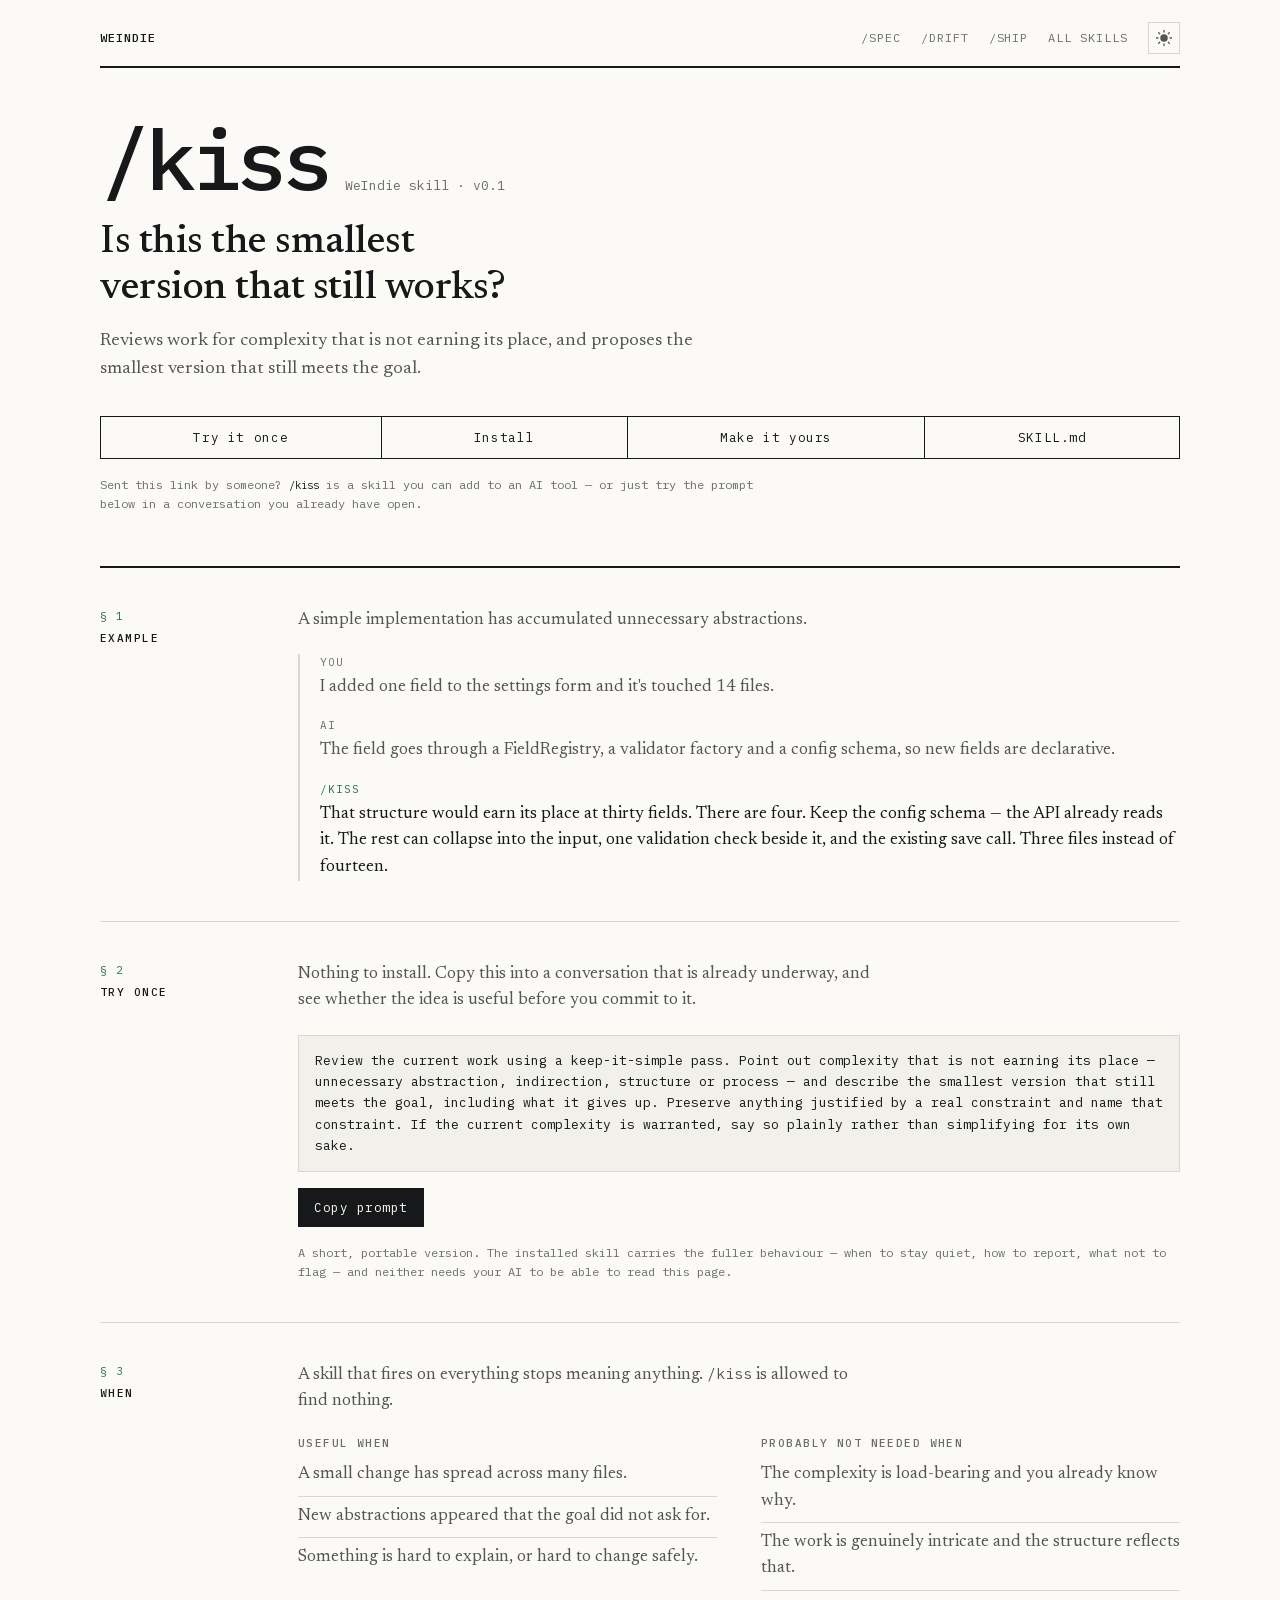
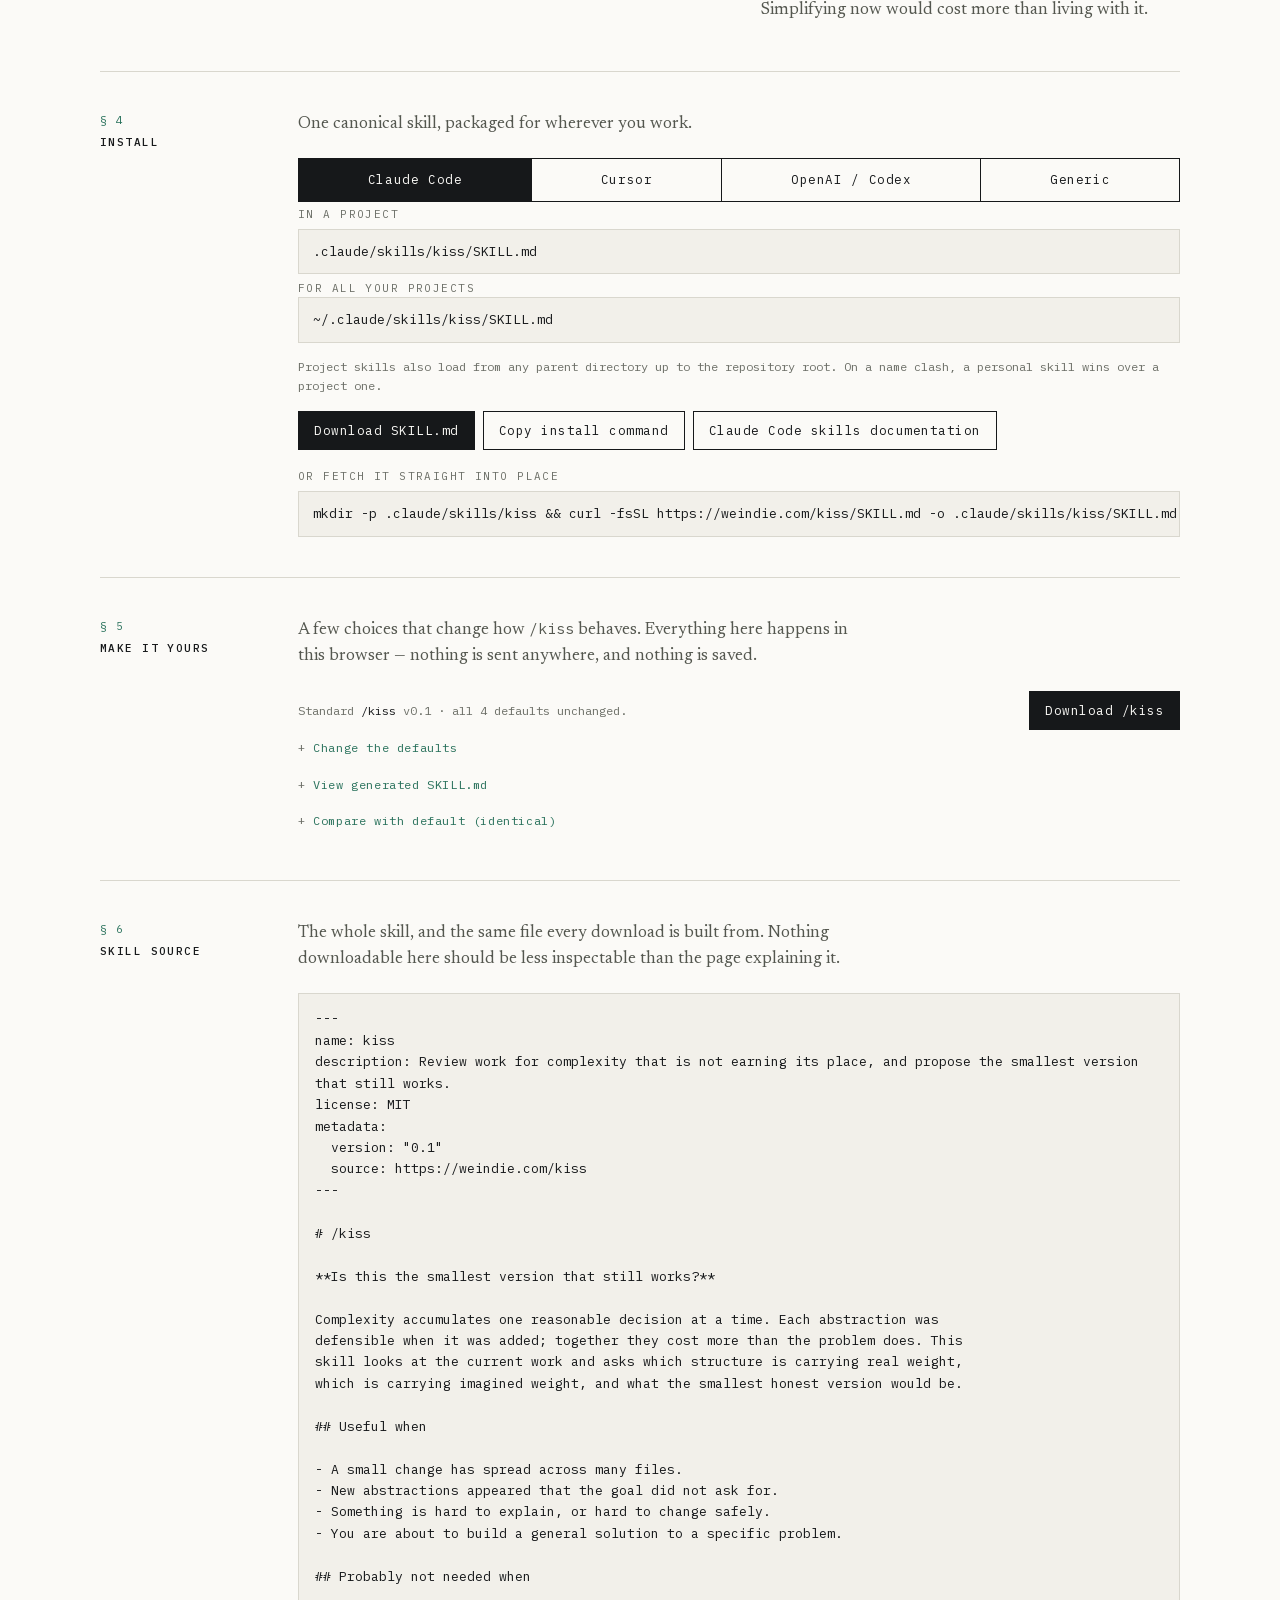
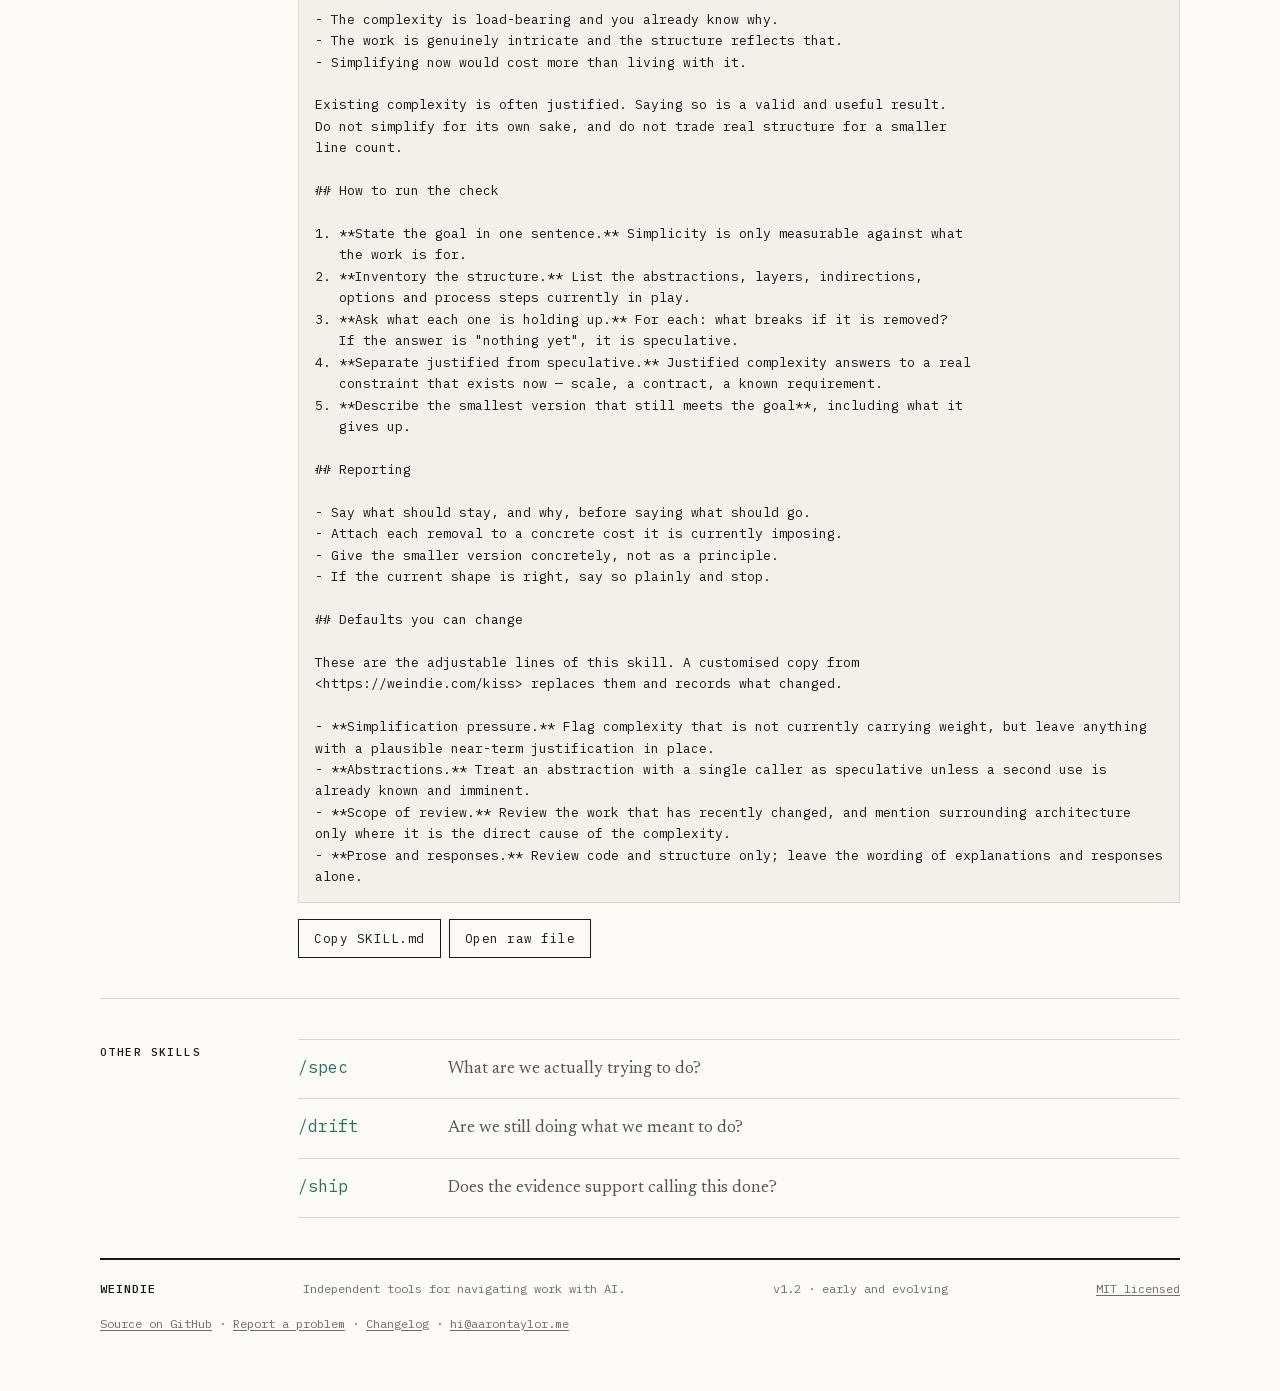
<file: kiss.html>
<!doctype html>
<html lang="en">
<head>
  <meta charset="utf-8">
  <meta name="viewport" content="width=device-width,initial-scale=1">
  <title>/kiss — WeIndie</title>
  <meta name="description" content="Is this the smallest version that still works? Reviews AI work for complexity that is not earning its place.">
  <link rel="canonical" href="https://weindie.com/kiss">
  <link rel="alternate" type="application/atom+xml" title="WeIndie changelog" href="/feed.xml">
  <link rel="icon" href="data:image/svg+xml,%3Csvg xmlns='http://www.w3.org/2000/svg' viewBox='0 0 32 32'%3E%3Crect width='32' height='32' fill='%23315c4d'/%3E%3Cpath d='M8 22L14 10M18 22l6-12' fill='none' stroke='%23fbfaf7' stroke-width='2.5' stroke-linecap='round'/%3E%3C/svg%3E">
  <meta property="og:type" content="website">
  <meta property="og:site_name" content="WeIndie">
  <meta property="og:title" content="/kiss — WeIndie">
  <meta property="og:description" content="Is this the smallest version that still works? Reviews AI work for complexity that is not earning its place.">
  <meta property="og:url" content="https://weindie.com/kiss">
  <meta property="og:image" content="https://weindie.com/og/kiss.png">
  <meta property="og:image:type" content="image/png">
  <meta property="og:image:width" content="1200">
  <meta property="og:image:height" content="630">
  <meta property="og:image:alt" content="/kiss — Is this the smallest version that still works?">
  <meta name="twitter:card" content="summary_large_image">
  <meta name="twitter:title" content="/kiss — WeIndie">
  <meta name="twitter:description" content="Is this the smallest version that still works? Reviews AI work for complexity that is not earning its place.">
  <meta name="twitter:image" content="https://weindie.com/og/kiss.png">
  <meta name="twitter:image:alt" content="/kiss — Is this the smallest version that still works?">
  <link rel="preload" href="/fonts/ibm-plex-mono-400.woff2" as="font" type="font/woff2" crossorigin>
  <link rel="preload" href="/fonts/ibm-plex-mono-500.woff2" as="font" type="font/woff2" crossorigin>
  <link rel="preload" href="/fonts/newsreader-var.woff2" as="font" type="font/woff2" crossorigin>
  <style>/* WeIndie — Direction B, "Plain Text".
   The product is readable plain-text files, so the site is set like one:
   monospace carries structure, a reading serif carries language, and there
   are no cards. Separation comes from rules and space. */

@font-face{font-family:"IBM Plex Mono";src:url(/fonts/ibm-plex-mono-400.woff2) format("woff2");font-weight:400;font-style:normal;font-display:swap}
@font-face{font-family:"IBM Plex Mono";src:url(/fonts/ibm-plex-mono-500.woff2) format("woff2");font-weight:500;font-style:normal;font-display:swap}
@font-face{font-family:"Newsreader";src:url(/fonts/newsreader-var.woff2) format("woff2");font-weight:400 600;font-style:normal;font-display:swap}

:root{
  --paper:#fbfaf7;
  --sunk:#f2f0ea;
  --rule:#d9d7ce;
  --ink:#16181a;
  --muted:#54574f;
  --faint:#6b6e66;
  --accent:#27705a;
  --accent-deep:#1a5342;
  --mono:"IBM Plex Mono",ui-monospace,SFMono-Regular,Menlo,Consolas,monospace;
  --serif:"Newsreader",Georgia,"Times New Roman",serif;
  --gut:clamp(20px,4vw,44px);
  --add:#1f6b45;
  --del:#a8412c;
  color-scheme:light;
}

/* Dark is the same document under a reading lamp: warmer ink, same structure.
   Defined three times so system-default, explicit-light and explicit-dark all
   resolve — never style a component from inside one of these blocks. */
@media (prefers-color-scheme:dark){
  :root:not([data-theme="light"]){
    --paper:#121412;--sunk:#1a1d1a;--rule:#2d312c;
    --ink:#ece9e1;--muted:#a9a89d;--faint:#83867c;
    --accent:#5cb894;--accent-deep:#7fd0af;
    --add:#6fd39c;--del:#e0876e;
    color-scheme:dark;
  }
}
:root[data-theme="dark"]{
  --paper:#121412;--sunk:#1a1d1a;--rule:#2d312c;
  --ink:#ece9e1;--muted:#a9a89d;--faint:#83867c;
  --accent:#5cb894;--accent-deep:#7fd0af;
  --add:#6fd39c;--del:#e0876e;
  color-scheme:dark;
}

*{box-sizing:border-box}
html{scroll-behavior:smooth}
body{
  margin:0;background:var(--paper);color:var(--ink);
  font-family:var(--serif);font-size:17px;line-height:1.55;
  -webkit-font-smoothing:antialiased;
}
@media (prefers-reduced-motion:reduce){html{scroll-behavior:auto}*,.theming *{transition:none!important;animation:none!important}}

button,input,textarea,select{font:inherit;color:inherit}
a{color:var(--accent)}
a:hover{color:var(--accent-deep)}
:focus-visible{outline:2px solid var(--accent);outline-offset:2px}
h1,h2,h3,h4{margin:0;font-weight:400;text-wrap:balance}
p{margin:0}
code{font-family:var(--mono);font-size:.86em}

.wrap{width:min(1080px,calc(100% - var(--gut)*2));margin:0 auto}

.skip{position:absolute;left:-9999px;top:0;z-index:20;font-family:var(--mono);font-size:12px;
  background:var(--ink);color:var(--paper);padding:10px 16px;text-decoration:none}
.skip:focus{left:8px;top:8px}

/* ---------- masthead ---------- */
.nav{
  display:flex;justify-content:space-between;align-items:baseline;gap:16px;
  font-family:var(--mono);font-size:12px;letter-spacing:.08em;text-transform:uppercase;
  padding:22px 0 12px;border-bottom:2px solid var(--ink);
}
.brand{color:var(--ink);text-decoration:none;font-weight:500}
.navlinks{display:flex;gap:20px;color:var(--faint)}
.navlinks a{color:var(--faint);text-decoration:none}
.navlinks a:hover{color:var(--accent)}
.navend{display:flex;align-items:center;gap:20px}
.vh{position:absolute;width:1px;height:1px;overflow:hidden;clip-path:inset(50%);white-space:nowrap}

/* A bordered control, not another word in a row of words. */
.theme{
  display:grid;place-items:center;width:32px;height:32px;flex:none;
  border:1px solid var(--rule);background:transparent;color:var(--muted);
  cursor:pointer;padding:0;position:relative;
  transition:color .2s,border-color .2s,background-color .2s;
}
.theme:hover{color:var(--accent);border-color:var(--accent);background:var(--sunk)}
.tsvg{width:18px;height:18px;display:block;overflow:visible}
.tsvg .orb{fill:currentColor;transform-box:fill-box;transform-origin:center;
  transition:transform .42s cubic-bezier(.34,1.28,.5,1)}
.tsvg .cut{transform-box:fill-box;transform-origin:center;
  transition:transform .42s cubic-bezier(.34,1.28,.5,1)}
.tsvg .rays{stroke:currentColor;stroke-width:1.7;transform-box:fill-box;transform-origin:center;
  transition:transform .42s cubic-bezier(.34,1.28,.5,1),opacity .24s ease}
.tsvg{transition:transform .42s cubic-bezier(.34,1.28,.5,1)}

/* Light: a sun. The mask circle is parked clear of the orb so it bites nothing. */
.tsvg .cut{transform:translate(10px,-10px)}

/* Dark: the orb grows, the mask slides in, the rays retract. Declared for all
   three states so the icon is right before any script runs. */
@media (prefers-color-scheme:dark){
  :root:not([data-theme="light"]) .tsvg{transform:rotate(-12deg)}
  :root:not([data-theme="light"]) .tsvg .orb{transform:scale(1.5) translate(1.4px,-1.4px)}
  :root:not([data-theme="light"]) .tsvg .cut{transform:translate(0,0)}
  :root:not([data-theme="light"]) .tsvg .rays{transform:scale(.4);opacity:0}
}
:root[data-theme="dark"] .tsvg{transform:rotate(-12deg)}
:root[data-theme="dark"] .tsvg .orb{transform:scale(1.5) translate(1.4px,-1.4px)}
:root[data-theme="dark"] .tsvg .cut{transform:translate(0,0)}
:root[data-theme="dark"] .tsvg .rays{transform:scale(.4);opacity:0}

/* Colours cross-fade only while the theme is actually changing. */
.theming *{transition:background-color .3s ease,color .3s ease,border-color .3s ease,fill .3s ease!important}

/* ---------- shared type ---------- */
.label{font-family:var(--mono);font-size:11px;letter-spacing:.13em;text-transform:uppercase;color:var(--faint)}
.lede{color:var(--muted);max-width:34em}
.small{font-family:var(--mono);font-size:12px;line-height:1.6;color:var(--faint)}

/* one code treatment, everywhere */
.code{
  font-family:var(--mono);font-size:13px;line-height:1.65;
  background:var(--sunk);border:1px solid var(--rule);
  padding:14px 16px;overflow-x:auto;white-space:pre-wrap;word-wrap:break-word;
  margin:0;color:var(--ink);
}
.code.oneline{white-space:pre;padding:11px 14px}

/* buttons: mono, square, hairline */
.btn{
  font-family:var(--mono);font-size:12.5px;letter-spacing:.04em;
  border:1px solid var(--ink);background:transparent;color:var(--ink);
  padding:9px 15px;cursor:pointer;text-decoration:none;display:inline-block;
}
.btn:hover{background:var(--ink);color:var(--paper)}
.btn.primary{background:var(--ink);color:var(--paper)}
.btn.primary:hover{background:var(--accent);border-color:var(--accent);color:#fff}
.btnrow{display:flex;flex-wrap:wrap;gap:8px;margin-top:16px}

/* segmented switch */
.seg{display:flex;flex-wrap:wrap;border:1px solid var(--ink)}
.seg > *{
  flex:1 1 auto;text-align:center;font-family:var(--mono);font-size:12.5px;letter-spacing:.05em;
  padding:11px 12px;border:0;border-right:1px solid var(--ink);background:transparent;
  color:var(--ink);text-decoration:none;cursor:pointer;white-space:nowrap;
}
.seg > *:last-child{border-right:0}
.seg > *:hover{background:var(--sunk)}
.seg > .on,.seg > [aria-pressed="true"]{background:var(--ink);color:var(--paper)}
.seg > .on:hover,.seg > [aria-pressed="true"]:hover{background:var(--ink)}

/* ---------- skill page head ---------- */
.shead{padding:52px 0 0}
.stitle{display:flex;align-items:baseline;gap:16px;flex-wrap:wrap}
.stitle h1{
  font-family:var(--mono);font-weight:500;
  font-size:clamp(46px,9vw,84px);line-height:.94;letter-spacing:-.05em;
}
.stitle .ver{font-family:var(--mono);font-size:13px;color:var(--faint)}
.squestion{
  font-size:clamp(27px,4.2vw,40px);line-height:1.14;letter-spacing:-.012em;
  margin-top:22px;max-width:17em;font-weight:500;
}
.ssummary{margin-top:16px;color:var(--muted);max-width:33em;font-size:18px}
.actions{margin-top:32px}
.crumbs{margin-top:16px;font-family:var(--mono);font-size:12px;line-height:1.6;color:var(--faint);max-width:56em}
.crumbs code{color:var(--ink)}

/* ---------- numbered blocks (the label rail) ---------- */
.blk{
  display:grid;grid-template-columns:154px minmax(0,1fr);gap:var(--gut);
  border-top:1px solid var(--rule);padding:40px 0;margin-top:0;
}
.blk:first-of-type{border-top:2px solid var(--ink);margin-top:52px}
.rail{position:sticky;top:22px;align-self:start}
.rail .n{font-family:var(--mono);font-size:11px;color:var(--accent);letter-spacing:.1em}
.rail h2{font-family:var(--mono);font-size:11px;letter-spacing:.13em;text-transform:uppercase;color:var(--ink);margin-top:5px;font-weight:500}
.body{min-width:0}
.body > .lede{margin-bottom:20px;font-size:17px}
.body > .lede:last-child{margin-bottom:0}
.stack{display:flex;flex-direction:column;gap:16px}

/* transcript — a conversation, deliberately not styled as code */
.chat{border-left:2px solid var(--rule);padding-left:20px;display:flex;flex-direction:column;gap:16px}
.msg .who{font-family:var(--mono);font-size:11px;letter-spacing:.1em;text-transform:uppercase;color:var(--faint);margin-bottom:4px}
.msg.skill .who{color:var(--accent)}
.msg p{color:var(--muted)}
.msg.skill p{color:var(--ink)}

/* two lists, no boxes */
.two{display:grid;grid-template-columns:1fr 1fr;gap:var(--gut)}
.two h3{font-family:var(--mono);font-size:11px;letter-spacing:.13em;text-transform:uppercase;color:var(--faint);margin-bottom:10px;font-weight:500}
.two ul{margin:0;padding:0;list-style:none}
.two li{color:var(--muted);padding:7px 0;border-top:1px solid var(--rule)}
.two li:first-child{border-top:0;padding-top:0}

/* install */
.dest{display:grid;gap:6px;margin-top:4px}
.dest .label{margin-top:10px}
.dest .label:first-child{margin-top:0}

/* customiser */
.opt{padding:16px 0;border-top:1px solid var(--rule)}
.opt:first-of-type{border-top:0;padding-top:0}
.opt .lbl{font-family:var(--mono);font-size:12.5px;letter-spacing:.03em}
.opt .help{color:var(--muted);font-size:15.5px;margin:2px 0 10px}
.opt .seg{border-color:var(--rule)}
.opt .seg > *{border-right-color:var(--rule);font-size:12px;padding:8px 11px}
.opt .seg > [aria-pressed="true"]{background:var(--accent);border-color:var(--accent);color:#fff}

.resting{display:flex;flex-wrap:wrap;align-items:baseline;gap:10px 16px;justify-content:space-between}
.resting .now{font-family:var(--mono);font-size:12px;color:var(--faint);line-height:1.7}
.resting .now b{color:var(--ink);font-weight:400}

.changes{border-left:2px solid var(--accent);padding-left:18px;display:flex;flex-direction:column;gap:14px}
.changes .h{font-family:var(--mono);font-size:11px;letter-spacing:.13em;text-transform:uppercase;color:var(--accent)}
.chg b{display:block;font-family:var(--mono);font-size:12px;font-weight:400;color:var(--faint);letter-spacing:.03em}
.chg .was{color:var(--faint);text-decoration:line-through;text-decoration-thickness:1px}
.chg .now{color:var(--ink)}
.none{color:var(--muted)}

details.reveal > summary{
  font-family:var(--mono);font-size:12px;letter-spacing:.05em;color:var(--accent);
  cursor:pointer;padding:9px 0;list-style:none;
}
details.reveal > summary::-webkit-details-marker{display:none}
details.reveal > summary::before{content:"+ ";color:var(--faint)}
details.reveal[open] > summary::before{content:"− "}
details.reveal[open] > summary{margin-bottom:10px}

/* diff keeps the one code treatment, tinted by sign only */
.diff{font-family:var(--mono);font-size:13px;line-height:1.65;background:var(--sunk);border:1px solid var(--rule);padding:14px 16px;overflow-x:auto;margin:0}
/* every line is a block; context lines carry class="" so :not([class]) misses them */
.diff span{display:block;color:var(--muted)}
.diff .add{color:var(--add)}
.diff .del{color:var(--del)}
.diff .hunk{color:var(--faint)}

/* other skills */
.index{display:grid;gap:0;border-top:1px solid var(--rule)}
.index a{
  display:grid;grid-template-columns:130px minmax(0,1fr);gap:20px;align-items:baseline;
  padding:15px 0;border-bottom:1px solid var(--rule);text-decoration:none;color:var(--ink);
}
.index a:hover{background:var(--sunk)}
.index .k{font-family:var(--mono);font-size:16px;color:var(--accent)}
.index .q{color:var(--muted);font-size:17px}
.index a:hover .q{color:var(--ink)}

/* toast */
.toast{
  position:fixed;left:50%;bottom:24px;transform:translateX(-50%) translateY(12px);
  background:var(--ink);color:var(--paper);padding:10px 18px;
  font-family:var(--mono);font-size:12px;letter-spacing:.04em;
  opacity:0;pointer-events:none;transition:opacity .16s,transform .16s;z-index:9;
}
.toast.show{opacity:1;transform:translateX(-50%) translateY(0)}

/* footer */
footer{border-top:2px solid var(--ink);margin-top:64px;padding:20px 0 56px}
.foot{
  display:flex;flex-wrap:wrap;justify-content:space-between;gap:10px 24px;
  font-family:var(--mono);font-size:12px;color:var(--faint);
}
.foot b{color:var(--ink);font-weight:500;letter-spacing:.08em;text-transform:uppercase}
.foot a{color:var(--faint);text-decoration:underline;text-underline-offset:2px;text-decoration-thickness:1px}
.foot a:hover{color:var(--accent)}
/* The door. Plain inline text rather than a flex row: the separators are glued
   to the link before them with &nbsp;, so wrapping can never leave a middot
   stranded at the start of a line. */
.foot2{
  margin-top:14px;line-height:1.9;
  font-family:var(--mono);font-size:12px;color:var(--faint);
}
.foot2 a{color:var(--faint);text-decoration:underline;text-underline-offset:2px;text-decoration-thickness:1px}
.foot2 a:hover{color:var(--accent)}

@media (max-width:820px){
  .blk{grid-template-columns:1fr;gap:16px;padding:32px 0}
  .rail{position:static;display:flex;align-items:baseline;gap:12px}
  .rail h2{margin-top:0}
  .two{grid-template-columns:1fr;gap:26px}
  .navlinks{gap:14px}
}
@media (max-width:560px){
  body{font-size:16px}
  .navlinks{display:none}
  .seg{flex-direction:column}
  .seg > *{border-right:0;border-bottom:1px solid var(--ink);text-align:left}
  .seg > *:last-child{border-bottom:0}
  .opt .seg > *{border-bottom-color:var(--rule)}
  .index a{grid-template-columns:1fr;gap:4px}
}

/* ---------- print ----------
   A manual should print like one: ink on white, every panel open, and the
   controls gone since none of them do anything on paper. */
@media print{
  :root{
    --paper:#fff;--sunk:#fff;--rule:#bbb;--ink:#000;--muted:#333;--faint:#555;
    --accent:#000;--accent-deep:#000;--add:#000;--del:#000;
  }
  body{font-size:11pt;line-height:1.45}
  .nav,.skip,.actions,.btnrow,.toast,.navlinks,.theme,.crumbs{display:none!important}
  .index a:hover{background:none}
  details.reveal{display:none}            /* generated + diff are per-visit, not part of the document */
  .blk{grid-template-columns:130px minmax(0,1fr);page-break-inside:avoid;border-top:1px solid #bbb}
  .blk:first-of-type{border-top:1px solid #000;margin-top:24px}
  .rail{position:static}
  .code,.diff{border:1px solid #bbb;background:#fff;white-space:pre-wrap}
  .chat{border-left:1px solid #bbb}
  .shead{padding-top:0}
  a{text-decoration:none}
  .body a[href^="http"]::after,.body a[href^="/"]::after{content:" (" attr(href) ")";font-family:var(--mono);font-size:9pt;color:#555}
  footer{border-top:1px solid #000}
  section,footer{page-break-inside:avoid}
}
</style>
  <script>try{var t=localStorage.getItem('weindie-theme');if(t==='dark'||t==='light')document.documentElement.setAttribute('data-theme',t)}catch(e){}</script>
</head>
<body>
  <a class="skip" href="#main">Skip to content</a>
  <header class="wrap nav">
    <a class="brand" href="/">weindie</a>
    <div class="navend">
      <nav class="navlinks"><a href="/spec">/spec</a><a href="/drift">/drift</a><a href="/ship">/ship</a><a href="/#skills">All skills</a></nav>
      <button class="theme" id="theme" type="button"><svg class="tsvg" viewBox="0 0 24 24" aria-hidden="true" focusable="false">
        <mask id="tcut"><rect width="24" height="24" fill="#fff"/><circle class="cut" cx="15.5" cy="8.5" r="7" fill="#000"/></mask>
        <circle class="orb" cx="12" cy="12" r="5" mask="url(#tcut)"/>
        <g class="rays" stroke-linecap="round">
          <line x1="12" y1="2" x2="12" y2="4"/><line x1="12" y1="20" x2="12" y2="22"/>
          <line x1="2" y1="12" x2="4" y2="12"/><line x1="20" y1="12" x2="22" y2="12"/>
          <line x1="4.9" y1="4.9" x2="6.3" y2="6.3"/><line x1="17.7" y1="17.7" x2="19.1" y2="19.1"/>
          <line x1="4.9" y1="19.1" x2="6.3" y2="17.7"/><line x1="17.7" y1="6.3" x2="19.1" y2="4.9"/>
        </g>
      </svg><span class="vh">Switch theme</span></button>
    </div>
  </header>
  <main class="wrap" id="main">
    <div class="shead">
      <div class="stitle"><h1>/kiss</h1><span class="ver">WeIndie skill &middot; v0.1</span></div>
      <h2 class="squestion">Is this the smallest version that still works?</h2>
      <p class="ssummary">Reviews work for complexity that is not earning its place, and proposes the smallest version that still meets the goal.</p>
      <div class="actions seg">
        <a href="#try-once">Try it once</a>
        <a href="#install">Install</a>
        <a href="#make-it-yours">Make it yours</a>
        <a href="#skill-source">SKILL.md</a>
      </div>
      <p class="crumbs">Sent this link by someone? <code>/kiss</code> is a skill you can add to an AI tool &mdash; or just try the prompt below in a conversation you already have open.</p>
    </div>
    <section class="blk" id="example">
      <div class="rail"><div class="n">&sect; 1</div><h2>Example</h2></div>
      <div class="body"><p class="lede">A simple implementation has accumulated unnecessary abstractions.</p>
        <div class="chat"><div class="msg"><div class="who">You</div><p>I added one field to the settings form and it's touched 14 files.</p></div><div class="msg"><div class="who">AI</div><p>The field goes through a FieldRegistry, a validator factory and a config schema, so new fields are declarative.</p></div><div class="msg skill"><div class="who">/kiss</div><p>That structure would earn its place at thirty fields. There are four. Keep the config schema — the API already reads it. The rest can collapse into the input, one validation check beside it, and the existing save call. Three files instead of fourteen.</p></div></div></div>
    </section>
    <section class="blk" id="try-once">
      <div class="rail"><div class="n">&sect; 2</div><h2>Try once</h2></div>
      <div class="body"><p class="lede">Nothing to install. Copy this into a conversation that is already underway, and see whether the idea is useful before you commit to it.</p>
        <pre class="code" id="tryPrompt">Review the current work using a keep-it-simple pass. Point out complexity that is not earning its place — unnecessary abstraction, indirection, structure or process — and describe the smallest version that still meets the goal, including what it gives up. Preserve anything justified by a real constraint and name that constraint. If the current complexity is warranted, say so plainly rather than simplifying for its own sake.</pre>
        <div class="btnrow"><button class="btn primary" id="copyTry">Copy prompt</button></div>
        <p class="small" style="margin-top:16px">A short, portable version. The installed skill carries the fuller behaviour &mdash; when to stay quiet, how to report, what not to flag &mdash; and neither needs your AI to be able to read this page.</p></div>
    </section>
    <section class="blk" id="when">
      <div class="rail"><div class="n">&sect; 3</div><h2>When</h2></div>
      <div class="body"><p class="lede">A skill that fires on everything stops meaning anything. <code>/kiss</code> is allowed to find nothing.</p>
        <div class="two">
          <div><h3>Useful when</h3><ul><li>A small change has spread across many files.</li><li>New abstractions appeared that the goal did not ask for.</li><li>Something is hard to explain, or hard to change safely.</li></ul></div>
          <div><h3>Probably not needed when</h3><ul><li>The complexity is load-bearing and you already know why.</li><li>The work is genuinely intricate and the structure reflects that.</li><li>Simplifying now would cost more than living with it.</li></ul></div>
        </div></div>
    </section>
    <section class="blk" id="install">
      <div class="rail"><div class="n">&sect; 4</div><h2>Install</h2></div>
      <div class="body"><p class="lede">One canonical skill, packaged for wherever you work.</p>
        <div class="seg" id="platforms" role="group" aria-label="Environment">
          <button data-platform="claude" aria-pressed="true">Claude Code</button><button data-platform="cursor" aria-pressed="false">Cursor</button><button data-platform="codex" aria-pressed="false">OpenAI / Codex</button><button data-platform="generic" aria-pressed="false">Generic</button>
        </div>
        <div class="dest">
          <div class="label">In a project</div>
          <div class="code oneline" id="destPath"></div>
          <div id="destUserRow"><div class="label">For all your projects</div><div class="code oneline" id="destUser"></div></div>
        </div>
        <p class="small" id="platformNote" style="margin-top:14px"></p>
        <div class="btnrow">
          <button class="btn primary" id="dlCanonical">Download SKILL.md</button>
          <button class="btn" id="copyCmd">Copy install command</button>
          <a class="btn" id="docsLink" href="#" target="_blank" rel="noreferrer noopener"></a>
        </div>
        <div class="label" style="margin:18px 0 6px">Or fetch it straight into place</div>
        <div class="code oneline" id="cmd"></div></div>
    </section>
    <section class="blk" id="make-it-yours">
      <div class="rail"><div class="n">&sect; 5</div><h2>Make it yours</h2></div>
      <div class="body"><p class="lede">A few choices that change how <code>/kiss</code> behaves. Everything here happens in this browser &mdash; nothing is sent anywhere, and nothing is saved.</p>
        <div class="resting">
          <div class="now" id="restNow"></div>
          <button class="btn primary" id="dlCustom">Download /kiss</button>
        </div>
        <details class="reveal" id="optsWrap"><summary>Change the defaults</summary><div id="opts"></div></details>
        <div class="changes" id="changes"></div>
        <details class="reveal"><summary>View generated SKILL.md</summary><pre class="code" id="gen"></pre></details>
        <details class="reveal"><summary id="diffTitle">Compare with default</summary><pre class="diff" id="diff"></pre></details></div>
    </section>
    <section class="blk" id="skill-source">
      <div class="rail"><div class="n">&sect; 6</div><h2>Skill source</h2></div>
      <div class="body"><p class="lede">The whole skill, and the same file every download is built from. Nothing downloadable here should be less inspectable than the page explaining it.</p>
        <pre class="code">---
name: kiss
description: Review work for complexity that is not earning its place, and propose the smallest version that still works.
license: MIT
metadata:
  version: &quot;0.1&quot;
  source: https://weindie.com/kiss
---

# /kiss

**Is this the smallest version that still works?**

Complexity accumulates one reasonable decision at a time. Each abstraction was
defensible when it was added; together they cost more than the problem does. This
skill looks at the current work and asks which structure is carrying real weight,
which is carrying imagined weight, and what the smallest honest version would be.

## Useful when

- A small change has spread across many files.
- New abstractions appeared that the goal did not ask for.
- Something is hard to explain, or hard to change safely.
- You are about to build a general solution to a specific problem.

## Probably not needed when

- The complexity is load-bearing and you already know why.
- The work is genuinely intricate and the structure reflects that.
- Simplifying now would cost more than living with it.

Existing complexity is often justified. Saying so is a valid and useful result.
Do not simplify for its own sake, and do not trade real structure for a smaller
line count.

## How to run the check

1. **State the goal in one sentence.** Simplicity is only measurable against what
   the work is for.
2. **Inventory the structure.** List the abstractions, layers, indirections,
   options and process steps currently in play.
3. **Ask what each one is holding up.** For each: what breaks if it is removed?
   If the answer is &quot;nothing yet&quot;, it is speculative.
4. **Separate justified from speculative.** Justified complexity answers to a real
   constraint that exists now — scale, a contract, a known requirement.
5. **Describe the smallest version that still meets the goal**, including what it
   gives up.

## Reporting

- Say what should stay, and why, before saying what should go.
- Attach each removal to a concrete cost it is currently imposing.
- Give the smaller version concretely, not as a principle.
- If the current shape is right, say so plainly and stop.

## Defaults you can change

These are the adjustable lines of this skill. A customised copy from
&lt;https://weindie.com/kiss&gt; replaces them and records what changed.

- **Simplification pressure.** Flag complexity that is not currently carrying weight, but leave anything with a plausible near-term justification in place.
- **Abstractions.** Treat an abstraction with a single caller as speculative unless a second use is already known and imminent.
- **Scope of review.** Review the work that has recently changed, and mention surrounding architecture only where it is the direct cause of the complexity.
- **Prose and responses.** Review code and structure only; leave the wording of explanations and responses alone.
</pre>
        <div class="btnrow"><button class="btn" id="copySource">Copy SKILL.md</button><a class="btn" href="/kiss/SKILL.md">Open raw file</a></div></div>
    </section>
    <section class="blk" id="other-skills">
      <div class="rail"><h2>Other skills</h2></div>
      <div class="body"><div class="index"><a href="/spec"><span class="k">/spec</span><span class="q">What are we actually trying to do?</span></a><a href="/drift"><span class="k">/drift</span><span class="q">Are we still doing what we meant to do?</span></a><a href="/ship"><span class="k">/ship</span><span class="q">Does the evidence support calling this done?</span></a></div></div>
    </section>
  </main>
  <footer class="wrap"><div class="foot"><b>weindie</b><span>Independent tools for navigating work with AI.</span><span>v1.2 &middot; early and evolving</span><span><a href="/LICENSE.txt">MIT licensed</a></span></div><div class="foot2"><a href="https://github.com/aarontaylor-dev/weindie">Source on GitHub</a>&nbsp;&middot; <a href="https://github.com/aarontaylor-dev/weindie/issues/new">Report a problem</a>&nbsp;&middot; <a href="/changelog">Changelog</a>&nbsp;&middot; <a href="mailto:hi@aarontaylor.me">hi@aarontaylor.me</a></div></footer>
  <script>window.SKILL={"slug":"kiss","version":"0.1","source":"https://weindie.com/kiss","raw":"https://weindie.com/kiss/SKILL.md","canonical":"---\nname: kiss\ndescription: Review work for complexity that is not earning its place, and propose the smallest version that still works.\nlicense: MIT\nmetadata:\n  version: \"0.1\"\n  source: https://weindie.com/kiss\n---\n\n# /kiss\n\n**Is this the smallest version that still works?**\n\nComplexity accumulates one reasonable decision at a time. Each abstraction was\ndefensible when it was added; together they cost more than the problem does. This\nskill looks at the current work and asks which structure is carrying real weight,\nwhich is carrying imagined weight, and what the smallest honest version would be.\n\n## Useful when\n\n- A small change has spread across many files.\n- New abstractions appeared that the goal did not ask for.\n- Something is hard to explain, or hard to change safely.\n- You are about to build a general solution to a specific problem.\n\n## Probably not needed when\n\n- The complexity is load-bearing and you already know why.\n- The work is genuinely intricate and the structure reflects that.\n- Simplifying now would cost more than living with it.\n\nExisting complexity is often justified. Saying so is a valid and useful result.\nDo not simplify for its own sake, and do not trade real structure for a smaller\nline count.\n\n## How to run the check\n\n1. **State the goal in one sentence.** Simplicity is only measurable against what\n   the work is for.\n2. **Inventory the structure.** List the abstractions, layers, indirections,\n   options and process steps currently in play.\n3. **Ask what each one is holding up.** For each: what breaks if it is removed?\n   If the answer is \"nothing yet\", it is speculative.\n4. **Separate justified from speculative.** Justified complexity answers to a real\n   constraint that exists now — scale, a contract, a known requirement.\n5. **Describe the smallest version that still meets the goal**, including what it\n   gives up.\n\n## Reporting\n\n- Say what should stay, and why, before saying what should go.\n- Attach each removal to a concrete cost it is currently imposing.\n- Give the smaller version concretely, not as a principle.\n- If the current shape is right, say so plainly and stop.\n\n## Defaults you can change\n\nThese are the adjustable lines of this skill. A customised copy from\n\u003chttps://weindie.com/kiss> replaces them and records what changed.\n\n- **Simplification pressure.** Flag complexity that is not currently carrying weight, but leave anything with a plausible near-term justification in place.\n- **Abstractions.** Treat an abstraction with a single caller as speculative unless a second use is already known and imminent.\n- **Scope of review.** Review the work that has recently changed, and mention surrounding architecture only where it is the direct cause of the complexity.\n- **Prose and responses.** Review code and structure only; leave the wording of explanations and responses alone.\n","defaultsNote":"These are the adjustable lines of this skill. A customised copy from\n\u003chttps://weindie.com/kiss> replaces them and records what changed.","tryOnce":"Review the current work using a keep-it-simple pass. Point out complexity that is not earning its place — unnecessary abstraction, indirection, structure or process — and describe the smallest version that still meets the goal, including what it gives up. Preserve anything justified by a real constraint and name that constraint. If the current complexity is warranted, say so plainly rather than simplifying for its own sake.","options":[{"id":"pressure","label":"Simplification pressure","help":"How readily complexity gets flagged.","choices":[{"id":"gentle","label":"Gentle","line":"- **Simplification pressure.** Flag only complexity that is actively causing a problem now — something hard to change, hard to explain, or already a source of bugs.","isDefault":false},{"id":"balanced","label":"Balanced","line":"- **Simplification pressure.** Flag complexity that is not currently carrying weight, but leave anything with a plausible near-term justification in place.","isDefault":true},{"id":"aggressive","label":"Aggressive","line":"- **Simplification pressure.** Flag every piece of structure that is not currently required, and default to removing it unless a present constraint demands otherwise.","isDefault":false}]},{"id":"abstractions","label":"Tolerance for abstraction","help":"When an abstraction counts as speculative.","choices":[{"id":"tolerant","label":"Tolerant","line":"- **Abstractions.** Accept an abstraction with a single caller where it genuinely makes the code clearer, and question only those with no caller or no clear purpose.","isDefault":false},{"id":"balanced","label":"Balanced","line":"- **Abstractions.** Treat an abstraction with a single caller as speculative unless a second use is already known and imminent.","isDefault":true},{"id":"strict","label":"Strict","line":"- **Abstractions.** Treat every abstraction as speculative until a second real use exists, however much clearer it appears.","isDefault":false}]},{"id":"scope","label":"Scope of review","help":"Whether surrounding architecture is in scope.","choices":[{"id":"changed","label":"Changed work only","line":"- **Scope of review.** Review only the work that has recently changed. Leave surrounding architecture out of the discussion entirely.","isDefault":false},{"id":"balanced","label":"Changed work, plus its causes","line":"- **Scope of review.** Review the work that has recently changed, and mention surrounding architecture only where it is the direct cause of the complexity.","isDefault":true},{"id":"wide","label":"Include surrounding architecture","line":"- **Scope of review.** Review the changed work together with the surrounding architecture, including structure that predates this task.","isDefault":false}]},{"id":"prose","label":"Prose and responses","help":"Whether the same lens applies to writing.","choices":[{"id":"code","label":"Code only","line":"- **Prose and responses.** Review code and structure only; leave the wording of explanations and responses alone.","isDefault":true},{"id":"both","label":"Code and writing","line":"- **Prose and responses.** Review the complexity of explanations and responses as well as code — over-long answers, unnecessary caveats, and restated context.","isDefault":false}]}],"platforms":[{"id":"claude","name":"Claude Code","project":".claude/skills/\u003cslug>/SKILL.md","user":"~/.claude/skills/\u003cslug>/SKILL.md","note":"Project skills also load from any parent directory up to the repository root. On a name clash, a personal skill wins over a project one.","docs":"https://code.claude.com/docs/en/skills","docsLabel":"Claude Code skills documentation"},{"id":"cursor","name":"Cursor","project":".cursor/skills/\u003cslug>/SKILL.md","user":"~/.cursor/skills/\u003cslug>/SKILL.md","note":"Cursor also reads .agents/skills/, .claude/skills/ and .codex/skills/, so a skill installed for another tool is usually already available.","docs":"https://cursor.com/docs/skills","docsLabel":"Cursor skills documentation"},{"id":"codex","name":"OpenAI / Codex","project":".agents/skills/\u003cslug>/SKILL.md","user":"~/.agents/skills/\u003cslug>/SKILL.md","note":"Codex scans .agents/skills in every directory from the working directory up to the repository root.","docs":"https://developers.openai.com/codex/skills","docsLabel":"Codex skills documentation"},{"id":"generic","name":"Generic","project":".agents/skills/\u003cslug>/SKILL.md","user":"~/.agents/skills/\u003cslug>/SKILL.md","note":"The Agent Skills specification defines the folder and the SKILL.md format, but leaves it to each tool to decide where to look. .agents/skills/ is the most widely read location — check your tool if it is not picked up.","docs":"https://agentskills.io/specification","docsLabel":"Agent Skills specification"}]};</script>
  <script>(function () {
  var D = window.SKILL;
  var $ = function (s) { return document.querySelector(s); };
  var sel = {}, platform = D.platforms[0].id;

  D.options.forEach(function (o) { sel[o.id] = def(o).id; });

  function def(o) { return o.choices.filter(function (c) { return c.isDefault; })[0]; }
  function cur(o) { return o.choices.filter(function (c) { return c.id === sel[o.id]; })[0]; }
  function changedOptions() { return D.options.filter(function (o) { return cur(o).id !== def(o).id; }); }

  /* ---- toast + copy ---- */
  var toastEl = document.createElement('div');
  toastEl.className = 'toast';
  document.body.appendChild(toastEl);
  var toastTimer;
  function toast(msg) {
    toastEl.textContent = msg;
    toastEl.classList.add('show');
    clearTimeout(toastTimer);
    toastTimer = setTimeout(function () { toastEl.classList.remove('show'); }, 1900);
  }
  function copy(text, what) {
    function fallback() {
      var ta = document.createElement('textarea');
      ta.value = text;
      ta.setAttribute('readonly', '');
      ta.style.position = 'fixed';
      ta.style.top = '-1000px';
      document.body.appendChild(ta);
      ta.select();
      var ok = false;
      try { ok = document.execCommand('copy'); } catch (e) { ok = false; }
      ta.remove();
      toast(ok ? what + ' copied' : 'Copy failed — select the text and copy manually');
    }
    if (navigator.clipboard && navigator.clipboard.writeText) {
      navigator.clipboard.writeText(text).then(function () { toast(what + ' copied'); }, fallback);
    } else { fallback(); }
  }

  /* ---- generate the customised skill ---- */
  function generate() {
    var text = D.canonical, changed = changedOptions();
    changed.forEach(function (o) { text = text.split(def(o).line).join(cur(o).line); });
    if (changed.length) {
      text = text.replace(
        '  source: ' + D.source + '\n',
        '  source: ' + D.source + '\n  based_on: WeIndie /' + D.slug + ' v' + D.version + '\n'
      );
      text = text.replace(
        D.defaultsNote,
        'Customised from the WeIndie default, based on `/' + D.slug + '` v' + D.version +
        '. Changed from default: ' + changed.map(function (o) { return o.label.toLowerCase(); }).join(', ') + '.'
      );
    }
    return text;
  }

  /* ---- unified diff (LCS) ---- */
  function diff(aText, bText) {
    var a = aText.split('\n'), b = bText.split('\n');
    var m = a.length, n = b.length, i, j;
    var lcs = [];
    for (i = 0; i <= m; i++) lcs.push(new Array(n + 1).fill(0));
    for (i = m - 1; i >= 0; i--)
      for (j = n - 1; j >= 0; j--)
        lcs[i][j] = a[i] === b[j] ? lcs[i + 1][j + 1] + 1 : Math.max(lcs[i + 1][j], lcs[i][j + 1]);
    var ops = [];
    i = 0; j = 0;
    while (i < m && j < n) {
      if (a[i] === b[j]) { ops.push([' ', a[i]]); i++; j++; }
      else if (lcs[i + 1][j] >= lcs[i][j + 1]) { ops.push(['-', a[i]]); i++; }
      else { ops.push(['+', b[j]]); j++; }
    }
    while (i < m) { ops.push(['-', a[i++]]); }
    while (j < n) { ops.push(['+', b[j++]]); }

    var keep = {}, ctx = 2, k;
    ops.forEach(function (op, idx) {
      if (op[0] !== ' ') for (k = idx - ctx; k <= idx + ctx; k++) keep[k] = true;
    });
    var out = [], gap = false;
    ops.forEach(function (op, idx) {
      if (!keep[idx]) { gap = true; return; }
      if (gap) { out.push(['hunk', '@@']); gap = false; }
      out.push([op[0] === '+' ? 'add' : op[0] === '-' ? 'del' : '', op[0] + ' ' + op[1]]);
    });
    return out;
  }

  function esc(s) {
    return String(s).replace(/&/g, '&amp;').replace(/</g, '&lt;').replace(/>/g, '&gt;');
  }

  /* ---- render ---- */
  function renderOptions() {
    $('#opts').innerHTML = D.options.map(function (o) {
      return '<div class="opt"><div class="lbl">' + esc(o.label) + '</div>' +
        '<p class="help">' + esc(o.help) + '</p><div class="seg" role="group" aria-label="' + esc(o.label) + '">' +
        o.choices.map(function (c) {
          return '<button data-opt="' + o.id + '" data-choice="' + c.id +
            '" aria-pressed="' + (c.id === sel[o.id]) + '">' + esc(c.label) + '</button>';
        }).join('') + '</div></div>';
    }).join('');
    Array.prototype.forEach.call($('#opts').querySelectorAll('button[data-opt]'), function (b) {
      b.addEventListener('click', function () {
        sel[b.dataset.opt] = b.dataset.choice;
        renderOptions();
        renderCustom();
      });
    });
  }

  function renderCustom() {
    var changed = changedOptions(), custom = generate();
    /* Resting state: say what you would get without opening anything. */
    $('#restNow').innerHTML = changed.length
      ? 'Your version &mdash; ' + changed.length + ' of ' + D.options.length + ' defaults changed.'
      : 'Standard <b>/' + esc(D.slug) + '</b> v' + esc(D.version) +
        ' &middot; all ' + D.options.length + ' defaults unchanged.';

    $('#changes').innerHTML = changed.length
      ? '<div class="h">Changed from default</div>' + changed.map(function (o) {
        return '<div class="chg"><b>' + esc(o.label) + '</b>' +
          '<div class="was">' + esc(plain(def(o).line)) + '</div>' +
          '<div class="now">' + esc(plain(cur(o).line)) + '</div></div>';
      }).join('')
      : '';
    $('#gen').textContent = custom;
    $('#diffTitle').textContent = changed.length ? 'Compare with default' : 'Compare with default (identical)';
    $('#diff').innerHTML = changed.length
      ? diff(D.canonical, custom).map(function (l) {
          /* spans are block-level in the stylesheet, so no newline between them */
          return '<span class="' + l[0] + '">' + esc(l[1]) + '</span>';
        }).join('')
      : 'No differences.';
    $('#dlCustom').textContent = changed.length ? 'Download your /' + D.slug : 'Download /' + D.slug;
  }

  function plain(line) {
    return line.replace(/^- \*\*[^*]+\.\*\*\s*/, '').replace(/^-\s*/, '');
  }

  function platformById(id) {
    return D.platforms.filter(function (p) { return p.id === id; })[0];
  }

  function renderPlatform() {
    var p = platformById(platform);
    $('#destPath').textContent = p.project.replace(/<slug>/g, D.slug);
    $('#destUser').textContent = p.user ? p.user.replace(/<slug>/g, D.slug) : '';
    $('#destUserRow').style.display = p.user ? '' : 'none';
    $('#platformNote').textContent = p.note || '';
    $('#platformNote').style.display = p.note ? '' : 'none';
    $('#docsLink').href = p.docs;
    $('#docsLink').textContent = p.docsLabel;
    $('#cmd').textContent = 'mkdir -p ' + dir(p) + ' && curl -fsSL ' + D.raw + ' -o ' + dir(p) + '/SKILL.md';
    Array.prototype.forEach.call(document.querySelectorAll('#platforms button'), function (b) {
      b.setAttribute('aria-pressed', b.dataset.platform === platform);
    });
  }
  function dir(p) {
    return p.project.replace(/<slug>/g, D.slug).replace(/\/SKILL\.md$/, '');
  }

  function download(text) {
    var url = URL.createObjectURL(new Blob([text], { type: 'text/markdown' }));
    var a = document.createElement('a');
    a.href = url; a.download = 'SKILL.md'; a.style.display = 'none';
    document.body.appendChild(a); a.click(); a.remove();
    setTimeout(function () { URL.revokeObjectURL(url); }, 1000);
    toast('SKILL.md downloaded');
  }

  /* ---- wire up ---- */
  Array.prototype.forEach.call(document.querySelectorAll('#platforms button'), function (b) {
    b.addEventListener('click', function () { platform = b.dataset.platform; renderPlatform(); });
  });
  $('#copyTry').addEventListener('click', function () { copy(D.tryOnce, 'Prompt'); });
  $('#copyCmd').addEventListener('click', function () { copy($('#cmd').textContent, 'Command'); });
  $('#dlCanonical').addEventListener('click', function () { download(D.canonical); });
  $('#dlCustom').addEventListener('click', function () { download(generate()); });
  $('#copySource').addEventListener('click', function () { copy(D.canonical, 'SKILL.md'); });

  /* The action bar highlighted "Try it once" permanently, whatever you were
     reading. Track the sections instead. A plain scroll handler over four
     rects is cheaper to reason about than an observer, and needs no
     thresholds or root margins to get right. */
  function spy() {
    var pairs = [];
    Array.prototype.forEach.call(document.querySelectorAll('.actions a[href^="#"]'), function (a) {
      var el = document.querySelector(a.getAttribute('href'));
      if (el) pairs.push({ a: a, el: el });
    });
    if (!pairs.length) return;

    function update() {
      /* Whichever section crosses the reading line is the one you are on. */
      var line = window.innerHeight * 0.3, active = null;
      pairs.forEach(function (p) {
        var r = p.el.getBoundingClientRect();
        if (r.top <= line && r.bottom > line) active = p;
      });
      /* Past the last section, keep it lit rather than going blank. */
      if (!active && pairs[pairs.length - 1].el.getBoundingClientRect().bottom <= line) {
        active = pairs[pairs.length - 1];
      }
      pairs.forEach(function (p) { p.a.classList.toggle('on', p === active); });
    }

    window.addEventListener('scroll', update, { passive: true });
    window.addEventListener('resize', update);
    update();
  }

  renderOptions();
  renderCustom();
  renderPlatform();
  spy();
})();
</script>
  <script>(function(){
  var btn=document.getElementById('theme');if(!btn)return;
  var root=document.documentElement, label=btn.querySelector('.vh'), t;
  function current(){
    var set=root.getAttribute('data-theme');
    if(set)return set;
    return matchMedia('(prefers-color-scheme:dark)').matches?'dark':'light';
  }
  function paint(){
    var next=current()==='dark'?'light':'dark';
    var text='Switch to '+next+' theme';
    btn.setAttribute('aria-label',text);
    btn.setAttribute('title',text);
    if(label)label.textContent=text;
  }
  btn.addEventListener('click',function(){
    /* Colours only animate during the swap, so nothing pays for it while reading. */
    root.classList.add('theming');
    clearTimeout(t);t=setTimeout(function(){root.classList.remove('theming')},340);
    var next=current()==='dark'?'light':'dark';
    root.setAttribute('data-theme',next);
    try{localStorage.setItem('weindie-theme',next)}catch(e){}
    paint();
  });
  matchMedia('(prefers-color-scheme:dark)').addEventListener('change',paint);
  paint();
})();</script>
</body>
</html>
</file>
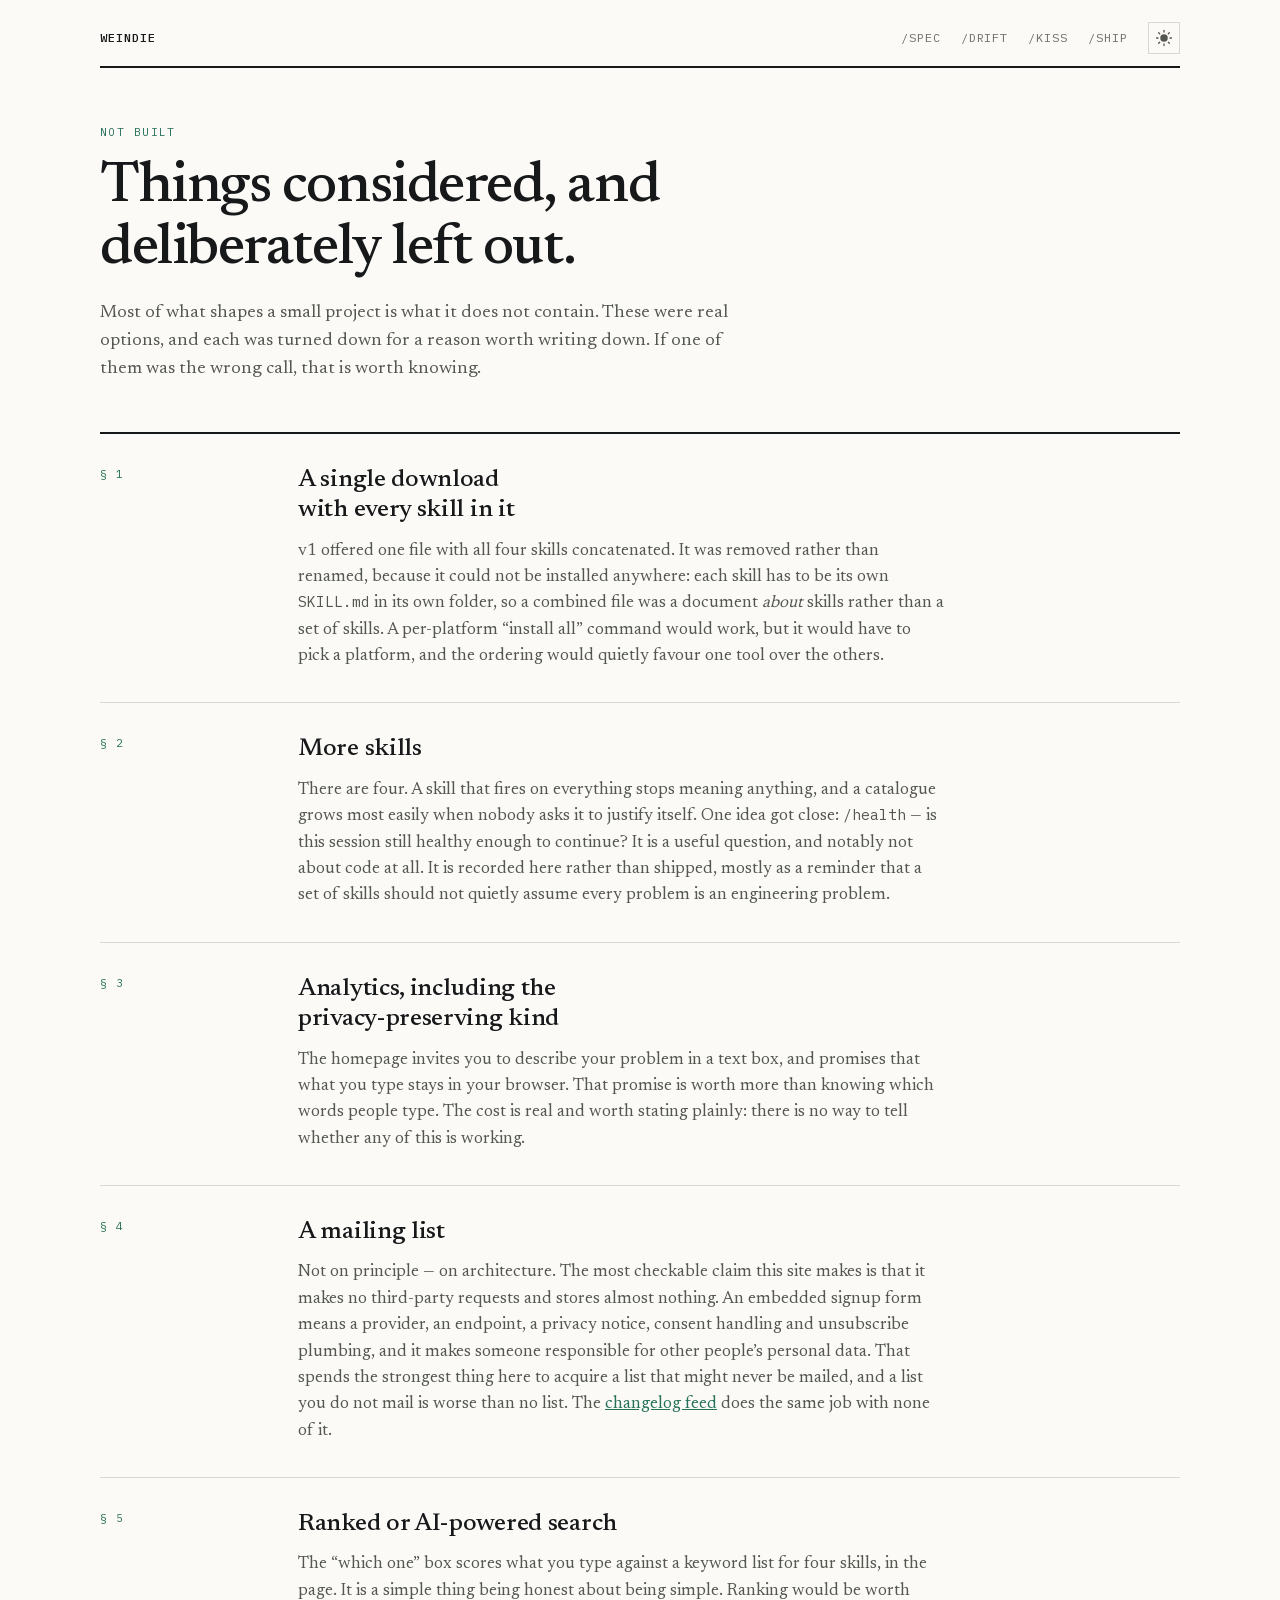
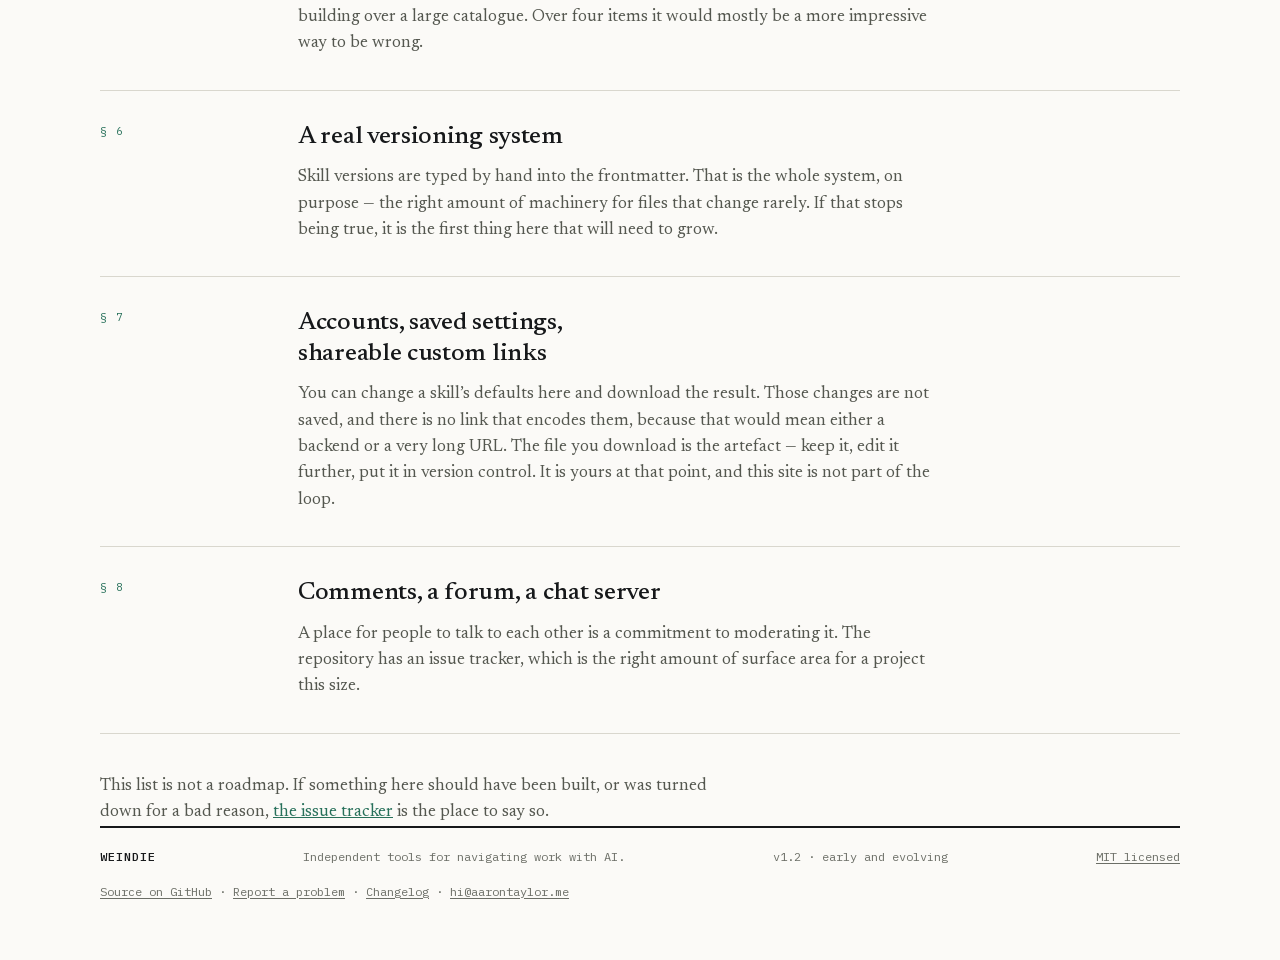
<file: not-built.html>
<!doctype html>
<html lang="en">
<head>
  <meta charset="utf-8">
  <meta name="viewport" content="width=device-width,initial-scale=1">
  <title>Not built — WeIndie</title>
  <meta name="description" content="Things that were considered for WeIndie and deliberately left out, and the reason for each.">
  <link rel="canonical" href="https://weindie.com/not-built">
  <link rel="alternate" type="application/atom+xml" title="WeIndie changelog" href="/feed.xml">
  <link rel="icon" href="data:image/svg+xml,%3Csvg xmlns='http://www.w3.org/2000/svg' viewBox='0 0 32 32'%3E%3Crect width='32' height='32' fill='%23315c4d'/%3E%3Cpath d='M8 22L14 10M18 22l6-12' fill='none' stroke='%23fbfaf7' stroke-width='2.5' stroke-linecap='round'/%3E%3C/svg%3E">
  <meta property="og:type" content="website">
  <meta property="og:site_name" content="WeIndie">
  <meta property="og:title" content="Not built — WeIndie">
  <meta property="og:description" content="Things that were considered for WeIndie and deliberately left out, and the reason for each.">
  <meta property="og:url" content="https://weindie.com/not-built">
  <meta property="og:image" content="https://weindie.com/og.png">
  <meta property="og:image:type" content="image/png">
  <meta property="og:image:width" content="1200">
  <meta property="og:image:height" content="630">
  <meta property="og:image:alt" content="WeIndie — things considered, and deliberately left out.">
  <meta name="twitter:card" content="summary_large_image">
  <meta name="twitter:title" content="Not built — WeIndie">
  <meta name="twitter:description" content="Things that were considered for WeIndie and deliberately left out, and the reason for each.">
  <meta name="twitter:image" content="https://weindie.com/og.png">
  <meta name="twitter:image:alt" content="WeIndie — things considered, and deliberately left out.">
  <link rel="preload" href="/fonts/ibm-plex-mono-400.woff2" as="font" type="font/woff2" crossorigin>
  <link rel="preload" href="/fonts/ibm-plex-mono-500.woff2" as="font" type="font/woff2" crossorigin>
  <link rel="preload" href="/fonts/newsreader-var.woff2" as="font" type="font/woff2" crossorigin>
  <style>/* WeIndie — Direction B, "Plain Text".
   The product is readable plain-text files, so the site is set like one:
   monospace carries structure, a reading serif carries language, and there
   are no cards. Separation comes from rules and space. */

@font-face{font-family:"IBM Plex Mono";src:url(/fonts/ibm-plex-mono-400.woff2) format("woff2");font-weight:400;font-style:normal;font-display:swap}
@font-face{font-family:"IBM Plex Mono";src:url(/fonts/ibm-plex-mono-500.woff2) format("woff2");font-weight:500;font-style:normal;font-display:swap}
@font-face{font-family:"Newsreader";src:url(/fonts/newsreader-var.woff2) format("woff2");font-weight:400 600;font-style:normal;font-display:swap}

:root{
  --paper:#fbfaf7;
  --sunk:#f2f0ea;
  --rule:#d9d7ce;
  --ink:#16181a;
  --muted:#54574f;
  --faint:#6b6e66;
  --accent:#27705a;
  --accent-deep:#1a5342;
  --mono:"IBM Plex Mono",ui-monospace,SFMono-Regular,Menlo,Consolas,monospace;
  --serif:"Newsreader",Georgia,"Times New Roman",serif;
  --gut:clamp(20px,4vw,44px);
  --add:#1f6b45;
  --del:#a8412c;
  color-scheme:light;
}

/* Dark is the same document under a reading lamp: warmer ink, same structure.
   Defined three times so system-default, explicit-light and explicit-dark all
   resolve — never style a component from inside one of these blocks. */
@media (prefers-color-scheme:dark){
  :root:not([data-theme="light"]){
    --paper:#121412;--sunk:#1a1d1a;--rule:#2d312c;
    --ink:#ece9e1;--muted:#a9a89d;--faint:#83867c;
    --accent:#5cb894;--accent-deep:#7fd0af;
    --add:#6fd39c;--del:#e0876e;
    color-scheme:dark;
  }
}
:root[data-theme="dark"]{
  --paper:#121412;--sunk:#1a1d1a;--rule:#2d312c;
  --ink:#ece9e1;--muted:#a9a89d;--faint:#83867c;
  --accent:#5cb894;--accent-deep:#7fd0af;
  --add:#6fd39c;--del:#e0876e;
  color-scheme:dark;
}

*{box-sizing:border-box}
html{scroll-behavior:smooth}
body{
  margin:0;background:var(--paper);color:var(--ink);
  font-family:var(--serif);font-size:17px;line-height:1.55;
  -webkit-font-smoothing:antialiased;
}
@media (prefers-reduced-motion:reduce){html{scroll-behavior:auto}*,.theming *{transition:none!important;animation:none!important}}

button,input,textarea,select{font:inherit;color:inherit}
a{color:var(--accent)}
a:hover{color:var(--accent-deep)}
:focus-visible{outline:2px solid var(--accent);outline-offset:2px}
h1,h2,h3,h4{margin:0;font-weight:400;text-wrap:balance}
p{margin:0}
code{font-family:var(--mono);font-size:.86em}

.wrap{width:min(1080px,calc(100% - var(--gut)*2));margin:0 auto}

.skip{position:absolute;left:-9999px;top:0;z-index:20;font-family:var(--mono);font-size:12px;
  background:var(--ink);color:var(--paper);padding:10px 16px;text-decoration:none}
.skip:focus{left:8px;top:8px}

/* ---------- masthead ---------- */
.nav{
  display:flex;justify-content:space-between;align-items:baseline;gap:16px;
  font-family:var(--mono);font-size:12px;letter-spacing:.08em;text-transform:uppercase;
  padding:22px 0 12px;border-bottom:2px solid var(--ink);
}
.brand{color:var(--ink);text-decoration:none;font-weight:500}
.navlinks{display:flex;gap:20px;color:var(--faint)}
.navlinks a{color:var(--faint);text-decoration:none}
.navlinks a:hover{color:var(--accent)}
.navend{display:flex;align-items:center;gap:20px}
.vh{position:absolute;width:1px;height:1px;overflow:hidden;clip-path:inset(50%);white-space:nowrap}

/* A bordered control, not another word in a row of words. */
.theme{
  display:grid;place-items:center;width:32px;height:32px;flex:none;
  border:1px solid var(--rule);background:transparent;color:var(--muted);
  cursor:pointer;padding:0;position:relative;
  transition:color .2s,border-color .2s,background-color .2s;
}
.theme:hover{color:var(--accent);border-color:var(--accent);background:var(--sunk)}
.tsvg{width:18px;height:18px;display:block;overflow:visible}
.tsvg .orb{fill:currentColor;transform-box:fill-box;transform-origin:center;
  transition:transform .42s cubic-bezier(.34,1.28,.5,1)}
.tsvg .cut{transform-box:fill-box;transform-origin:center;
  transition:transform .42s cubic-bezier(.34,1.28,.5,1)}
.tsvg .rays{stroke:currentColor;stroke-width:1.7;transform-box:fill-box;transform-origin:center;
  transition:transform .42s cubic-bezier(.34,1.28,.5,1),opacity .24s ease}
.tsvg{transition:transform .42s cubic-bezier(.34,1.28,.5,1)}

/* Light: a sun. The mask circle is parked clear of the orb so it bites nothing. */
.tsvg .cut{transform:translate(10px,-10px)}

/* Dark: the orb grows, the mask slides in, the rays retract. Declared for all
   three states so the icon is right before any script runs. */
@media (prefers-color-scheme:dark){
  :root:not([data-theme="light"]) .tsvg{transform:rotate(-12deg)}
  :root:not([data-theme="light"]) .tsvg .orb{transform:scale(1.5) translate(1.4px,-1.4px)}
  :root:not([data-theme="light"]) .tsvg .cut{transform:translate(0,0)}
  :root:not([data-theme="light"]) .tsvg .rays{transform:scale(.4);opacity:0}
}
:root[data-theme="dark"] .tsvg{transform:rotate(-12deg)}
:root[data-theme="dark"] .tsvg .orb{transform:scale(1.5) translate(1.4px,-1.4px)}
:root[data-theme="dark"] .tsvg .cut{transform:translate(0,0)}
:root[data-theme="dark"] .tsvg .rays{transform:scale(.4);opacity:0}

/* Colours cross-fade only while the theme is actually changing. */
.theming *{transition:background-color .3s ease,color .3s ease,border-color .3s ease,fill .3s ease!important}

/* ---------- shared type ---------- */
.label{font-family:var(--mono);font-size:11px;letter-spacing:.13em;text-transform:uppercase;color:var(--faint)}
.lede{color:var(--muted);max-width:34em}
.small{font-family:var(--mono);font-size:12px;line-height:1.6;color:var(--faint)}

/* one code treatment, everywhere */
.code{
  font-family:var(--mono);font-size:13px;line-height:1.65;
  background:var(--sunk);border:1px solid var(--rule);
  padding:14px 16px;overflow-x:auto;white-space:pre-wrap;word-wrap:break-word;
  margin:0;color:var(--ink);
}
.code.oneline{white-space:pre;padding:11px 14px}

/* buttons: mono, square, hairline */
.btn{
  font-family:var(--mono);font-size:12.5px;letter-spacing:.04em;
  border:1px solid var(--ink);background:transparent;color:var(--ink);
  padding:9px 15px;cursor:pointer;text-decoration:none;display:inline-block;
}
.btn:hover{background:var(--ink);color:var(--paper)}
.btn.primary{background:var(--ink);color:var(--paper)}
.btn.primary:hover{background:var(--accent);border-color:var(--accent);color:#fff}
.btnrow{display:flex;flex-wrap:wrap;gap:8px;margin-top:16px}

/* segmented switch */
.seg{display:flex;flex-wrap:wrap;border:1px solid var(--ink)}
.seg > *{
  flex:1 1 auto;text-align:center;font-family:var(--mono);font-size:12.5px;letter-spacing:.05em;
  padding:11px 12px;border:0;border-right:1px solid var(--ink);background:transparent;
  color:var(--ink);text-decoration:none;cursor:pointer;white-space:nowrap;
}
.seg > *:last-child{border-right:0}
.seg > *:hover{background:var(--sunk)}
.seg > .on,.seg > [aria-pressed="true"]{background:var(--ink);color:var(--paper)}
.seg > .on:hover,.seg > [aria-pressed="true"]:hover{background:var(--ink)}

/* ---------- skill page head ---------- */
.shead{padding:52px 0 0}
.stitle{display:flex;align-items:baseline;gap:16px;flex-wrap:wrap}
.stitle h1{
  font-family:var(--mono);font-weight:500;
  font-size:clamp(46px,9vw,84px);line-height:.94;letter-spacing:-.05em;
}
.stitle .ver{font-family:var(--mono);font-size:13px;color:var(--faint)}
.squestion{
  font-size:clamp(27px,4.2vw,40px);line-height:1.14;letter-spacing:-.012em;
  margin-top:22px;max-width:17em;font-weight:500;
}
.ssummary{margin-top:16px;color:var(--muted);max-width:33em;font-size:18px}
.actions{margin-top:32px}
.crumbs{margin-top:16px;font-family:var(--mono);font-size:12px;line-height:1.6;color:var(--faint);max-width:56em}
.crumbs code{color:var(--ink)}

/* ---------- numbered blocks (the label rail) ---------- */
.blk{
  display:grid;grid-template-columns:154px minmax(0,1fr);gap:var(--gut);
  border-top:1px solid var(--rule);padding:40px 0;margin-top:0;
}
.blk:first-of-type{border-top:2px solid var(--ink);margin-top:52px}
.rail{position:sticky;top:22px;align-self:start}
.rail .n{font-family:var(--mono);font-size:11px;color:var(--accent);letter-spacing:.1em}
.rail h2{font-family:var(--mono);font-size:11px;letter-spacing:.13em;text-transform:uppercase;color:var(--ink);margin-top:5px;font-weight:500}
.body{min-width:0}
.body > .lede{margin-bottom:20px;font-size:17px}
.body > .lede:last-child{margin-bottom:0}
.stack{display:flex;flex-direction:column;gap:16px}

/* transcript — a conversation, deliberately not styled as code */
.chat{border-left:2px solid var(--rule);padding-left:20px;display:flex;flex-direction:column;gap:16px}
.msg .who{font-family:var(--mono);font-size:11px;letter-spacing:.1em;text-transform:uppercase;color:var(--faint);margin-bottom:4px}
.msg.skill .who{color:var(--accent)}
.msg p{color:var(--muted)}
.msg.skill p{color:var(--ink)}

/* two lists, no boxes */
.two{display:grid;grid-template-columns:1fr 1fr;gap:var(--gut)}
.two h3{font-family:var(--mono);font-size:11px;letter-spacing:.13em;text-transform:uppercase;color:var(--faint);margin-bottom:10px;font-weight:500}
.two ul{margin:0;padding:0;list-style:none}
.two li{color:var(--muted);padding:7px 0;border-top:1px solid var(--rule)}
.two li:first-child{border-top:0;padding-top:0}

/* install */
.dest{display:grid;gap:6px;margin-top:4px}
.dest .label{margin-top:10px}
.dest .label:first-child{margin-top:0}

/* customiser */
.opt{padding:16px 0;border-top:1px solid var(--rule)}
.opt:first-of-type{border-top:0;padding-top:0}
.opt .lbl{font-family:var(--mono);font-size:12.5px;letter-spacing:.03em}
.opt .help{color:var(--muted);font-size:15.5px;margin:2px 0 10px}
.opt .seg{border-color:var(--rule)}
.opt .seg > *{border-right-color:var(--rule);font-size:12px;padding:8px 11px}
.opt .seg > [aria-pressed="true"]{background:var(--accent);border-color:var(--accent);color:#fff}

.resting{display:flex;flex-wrap:wrap;align-items:baseline;gap:10px 16px;justify-content:space-between}
.resting .now{font-family:var(--mono);font-size:12px;color:var(--faint);line-height:1.7}
.resting .now b{color:var(--ink);font-weight:400}

.changes{border-left:2px solid var(--accent);padding-left:18px;display:flex;flex-direction:column;gap:14px}
.changes .h{font-family:var(--mono);font-size:11px;letter-spacing:.13em;text-transform:uppercase;color:var(--accent)}
.chg b{display:block;font-family:var(--mono);font-size:12px;font-weight:400;color:var(--faint);letter-spacing:.03em}
.chg .was{color:var(--faint);text-decoration:line-through;text-decoration-thickness:1px}
.chg .now{color:var(--ink)}
.none{color:var(--muted)}

details.reveal > summary{
  font-family:var(--mono);font-size:12px;letter-spacing:.05em;color:var(--accent);
  cursor:pointer;padding:9px 0;list-style:none;
}
details.reveal > summary::-webkit-details-marker{display:none}
details.reveal > summary::before{content:"+ ";color:var(--faint)}
details.reveal[open] > summary::before{content:"− "}
details.reveal[open] > summary{margin-bottom:10px}

/* diff keeps the one code treatment, tinted by sign only */
.diff{font-family:var(--mono);font-size:13px;line-height:1.65;background:var(--sunk);border:1px solid var(--rule);padding:14px 16px;overflow-x:auto;margin:0}
/* every line is a block; context lines carry class="" so :not([class]) misses them */
.diff span{display:block;color:var(--muted)}
.diff .add{color:var(--add)}
.diff .del{color:var(--del)}
.diff .hunk{color:var(--faint)}

/* other skills */
.index{display:grid;gap:0;border-top:1px solid var(--rule)}
.index a{
  display:grid;grid-template-columns:130px minmax(0,1fr);gap:20px;align-items:baseline;
  padding:15px 0;border-bottom:1px solid var(--rule);text-decoration:none;color:var(--ink);
}
.index a:hover{background:var(--sunk)}
.index .k{font-family:var(--mono);font-size:16px;color:var(--accent)}
.index .q{color:var(--muted);font-size:17px}
.index a:hover .q{color:var(--ink)}

/* toast */
.toast{
  position:fixed;left:50%;bottom:24px;transform:translateX(-50%) translateY(12px);
  background:var(--ink);color:var(--paper);padding:10px 18px;
  font-family:var(--mono);font-size:12px;letter-spacing:.04em;
  opacity:0;pointer-events:none;transition:opacity .16s,transform .16s;z-index:9;
}
.toast.show{opacity:1;transform:translateX(-50%) translateY(0)}

/* footer */
footer{border-top:2px solid var(--ink);margin-top:64px;padding:20px 0 56px}
.foot{
  display:flex;flex-wrap:wrap;justify-content:space-between;gap:10px 24px;
  font-family:var(--mono);font-size:12px;color:var(--faint);
}
.foot b{color:var(--ink);font-weight:500;letter-spacing:.08em;text-transform:uppercase}
.foot a{color:var(--faint);text-decoration:underline;text-underline-offset:2px;text-decoration-thickness:1px}
.foot a:hover{color:var(--accent)}
/* The door. Plain inline text rather than a flex row: the separators are glued
   to the link before them with &nbsp;, so wrapping can never leave a middot
   stranded at the start of a line. */
.foot2{
  margin-top:14px;line-height:1.9;
  font-family:var(--mono);font-size:12px;color:var(--faint);
}
.foot2 a{color:var(--faint);text-decoration:underline;text-underline-offset:2px;text-decoration-thickness:1px}
.foot2 a:hover{color:var(--accent)}

@media (max-width:820px){
  .blk{grid-template-columns:1fr;gap:16px;padding:32px 0}
  .rail{position:static;display:flex;align-items:baseline;gap:12px}
  .rail h2{margin-top:0}
  .two{grid-template-columns:1fr;gap:26px}
  .navlinks{gap:14px}
}
@media (max-width:560px){
  body{font-size:16px}
  .navlinks{display:none}
  .seg{flex-direction:column}
  .seg > *{border-right:0;border-bottom:1px solid var(--ink);text-align:left}
  .seg > *:last-child{border-bottom:0}
  .opt .seg > *{border-bottom-color:var(--rule)}
  .index a{grid-template-columns:1fr;gap:4px}
}

/* ---------- print ----------
   A manual should print like one: ink on white, every panel open, and the
   controls gone since none of them do anything on paper. */
@media print{
  :root{
    --paper:#fff;--sunk:#fff;--rule:#bbb;--ink:#000;--muted:#333;--faint:#555;
    --accent:#000;--accent-deep:#000;--add:#000;--del:#000;
  }
  body{font-size:11pt;line-height:1.45}
  .nav,.skip,.actions,.btnrow,.toast,.navlinks,.theme,.crumbs{display:none!important}
  .index a:hover{background:none}
  details.reveal{display:none}            /* generated + diff are per-visit, not part of the document */
  .blk{grid-template-columns:130px minmax(0,1fr);page-break-inside:avoid;border-top:1px solid #bbb}
  .blk:first-of-type{border-top:1px solid #000;margin-top:24px}
  .rail{position:static}
  .code,.diff{border:1px solid #bbb;background:#fff;white-space:pre-wrap}
  .chat{border-left:1px solid #bbb}
  .shead{padding-top:0}
  a{text-decoration:none}
  .body a[href^="http"]::after,.body a[href^="/"]::after{content:" (" attr(href) ")";font-family:var(--mono);font-size:9pt;color:#555}
  footer{border-top:1px solid #000}
  section,footer{page-break-inside:avoid}
}
</style>
  <script>try{var t=localStorage.getItem('weindie-theme');if(t==='dark'||t==='light')document.documentElement.setAttribute('data-theme',t)}catch(e){}</script>
  <style>
    .nhead{padding:56px 0 0}
    .nhead h1{font-size:clamp(34px,5.4vw,58px);line-height:1.06;letter-spacing:-.025em;margin-top:16px;font-weight:500;max-width:13em}
    .nhead .lede{margin-top:20px;font-size:18px;max-width:36em}
    .notlist{border-top:2px solid var(--ink);margin-top:48px}
    .notlist article{
      display:grid;grid-template-columns:154px minmax(0,1fr);gap:var(--gut);
      border-bottom:1px solid var(--rule);padding:32px 0;
    }
    .notlist .n{font-family:var(--mono);font-size:11px;color:var(--accent);letter-spacing:.1em}
    .notlist h3{font-size:clamp(20px,2.4vw,25px);line-height:1.22;letter-spacing:-.012em;font-weight:500;max-width:15em}
    .notlist p{margin-top:12px;color:var(--muted);max-width:38em}
    .close{margin-top:40px;max-width:38em;color:var(--muted)}
    @media(max-width:820px){
      .nhead{padding-top:40px}
      .notlist article{grid-template-columns:1fr;gap:8px}
    }
  </style>
</head>
<body>
  <a class="skip" href="#main">Skip to content</a>
  <header class="wrap nav">
    <a class="brand" href="/">weindie</a>
    <div class="navend">
      <nav class="navlinks"><a href="/spec">/spec</a><a href="/drift">/drift</a><a href="/kiss">/kiss</a><a href="/ship">/ship</a></nav>
      <button class="theme" id="theme" type="button"><svg class="tsvg" viewBox="0 0 24 24" aria-hidden="true" focusable="false">
        <mask id="tcut"><rect width="24" height="24" fill="#fff"/><circle class="cut" cx="15.5" cy="8.5" r="7" fill="#000"/></mask>
        <circle class="orb" cx="12" cy="12" r="5" mask="url(#tcut)"/>
        <g class="rays" stroke-linecap="round">
          <line x1="12" y1="2" x2="12" y2="4"/><line x1="12" y1="20" x2="12" y2="22"/>
          <line x1="2" y1="12" x2="4" y2="12"/><line x1="20" y1="12" x2="22" y2="12"/>
          <line x1="4.9" y1="4.9" x2="6.3" y2="6.3"/><line x1="17.7" y1="17.7" x2="19.1" y2="19.1"/>
          <line x1="4.9" y1="19.1" x2="6.3" y2="17.7"/><line x1="17.7" y1="6.3" x2="19.1" y2="4.9"/>
        </g>
      </svg><span class="vh">Switch theme</span></button>
    </div>
  </header>
  <main class="wrap" id="main">
    <div class="nhead">
      <div class="label" style="color:var(--accent)">Not built</div>
      <h1>Things considered, and deliberately left out.</h1>
      <p class="lede">Most of what shapes a small project is what it does not contain. These were real options, and each was turned down for a reason worth writing down. If one of them was the wrong call, that is worth knowing.</p>
    </div>

    <div class="notlist">
      <article>
        <div class="n">&sect; 1</div>
        <div>
          <h3>A single download with every skill in it</h3>
          <p>v1 offered one file with all four skills concatenated. It was removed rather than renamed, because it could not be installed anywhere: each skill has to be its own <code>SKILL.md</code> in its own folder, so a combined file was a document <em>about</em> skills rather than a set of skills. A per-platform &ldquo;install all&rdquo; command would work, but it would have to pick a platform, and the ordering would quietly favour one tool over the others.</p>
        </div>
      </article>
      <article>
        <div class="n">&sect; 2</div>
        <div>
          <h3>More skills</h3>
          <p>There are four. A skill that fires on everything stops meaning anything, and a catalogue grows most easily when nobody asks it to justify itself. One idea got close: <code>/health</code> &mdash; is this session still healthy enough to continue? It is a useful question, and notably not about code at all. It is recorded here rather than shipped, mostly as a reminder that a set of skills should not quietly assume every problem is an engineering problem.</p>
        </div>
      </article>
      <article>
        <div class="n">&sect; 3</div>
        <div>
          <h3>Analytics, including the privacy-preserving kind</h3>
          <p>The homepage invites you to describe your problem in a text box, and promises that what you type stays in your browser. That promise is worth more than knowing which words people type. The cost is real and worth stating plainly: there is no way to tell whether any of this is working.</p>
        </div>
      </article>
      <article>
        <div class="n">&sect; 4</div>
        <div>
          <h3>A mailing list</h3>
          <p>Not on principle &mdash; on architecture. The most checkable claim this site makes is that it makes no third-party requests and stores almost nothing. An embedded signup form means a provider, an endpoint, a privacy notice, consent handling and unsubscribe plumbing, and it makes someone responsible for other people&rsquo;s personal data. That spends the strongest thing here to acquire a list that might never be mailed, and a list you do not mail is worse than no list. The <a href="/changelog">changelog feed</a> does the same job with none of it.</p>
        </div>
      </article>
      <article>
        <div class="n">&sect; 5</div>
        <div>
          <h3>Ranked or AI-powered search</h3>
          <p>The &ldquo;which one&rdquo; box scores what you type against a keyword list for four skills, in the page. It is a simple thing being honest about being simple. Ranking would be worth building over a large catalogue. Over four items it would mostly be a more impressive way to be wrong.</p>
        </div>
      </article>
      <article>
        <div class="n">&sect; 6</div>
        <div>
          <h3>A real versioning system</h3>
          <p>Skill versions are typed by hand into the frontmatter. That is the whole system, on purpose &mdash; the right amount of machinery for files that change rarely. If that stops being true, it is the first thing here that will need to grow.</p>
        </div>
      </article>
      <article>
        <div class="n">&sect; 7</div>
        <div>
          <h3>Accounts, saved settings, shareable custom links</h3>
          <p>You can change a skill&rsquo;s defaults here and download the result. Those changes are not saved, and there is no link that encodes them, because that would mean either a backend or a very long URL. The file you download is the artefact &mdash; keep it, edit it further, put it in version control. It is yours at that point, and this site is not part of the loop.</p>
        </div>
      </article>
      <article>
        <div class="n">&sect; 8</div>
        <div>
          <h3>Comments, a forum, a chat server</h3>
          <p>A place for people to talk to each other is a commitment to moderating it. The repository has an issue tracker, which is the right amount of surface area for a project this size.</p>
        </div>
      </article>
    </div>

    <p class="close">This list is not a roadmap. If something here should have been built, or was turned down for a bad reason, <a href="https://github.com/aarontaylor-dev/weindie/issues">the issue tracker</a> is the place to say so.</p>
  </main>
  <footer class="wrap"><div class="foot"><b>weindie</b><span>Independent tools for navigating work with AI.</span><span>v1.2 &middot; early and evolving</span><span><a href="/LICENSE.txt">MIT licensed</a></span></div><div class="foot2"><a href="https://github.com/aarontaylor-dev/weindie">Source on GitHub</a>&nbsp;&middot; <a href="https://github.com/aarontaylor-dev/weindie/issues/new">Report a problem</a>&nbsp;&middot; <a href="/changelog">Changelog</a>&nbsp;&middot; <a href="mailto:hi@aarontaylor.me">hi@aarontaylor.me</a></div></footer>
  <script>(function(){
  var btn=document.getElementById('theme');if(!btn)return;
  var root=document.documentElement, label=btn.querySelector('.vh'), t;
  function current(){
    var set=root.getAttribute('data-theme');
    if(set)return set;
    return matchMedia('(prefers-color-scheme:dark)').matches?'dark':'light';
  }
  function paint(){
    var next=current()==='dark'?'light':'dark';
    var text='Switch to '+next+' theme';
    btn.setAttribute('aria-label',text);
    btn.setAttribute('title',text);
    if(label)label.textContent=text;
  }
  btn.addEventListener('click',function(){
    /* Colours only animate during the swap, so nothing pays for it while reading. */
    root.classList.add('theming');
    clearTimeout(t);t=setTimeout(function(){root.classList.remove('theming')},340);
    var next=current()==='dark'?'light':'dark';
    root.setAttribute('data-theme',next);
    try{localStorage.setItem('weindie-theme',next)}catch(e){}
    paint();
  });
  matchMedia('(prefers-color-scheme:dark)').addEventListener('change',paint);
  paint();
})();</script>
</body>
</html>
</file>
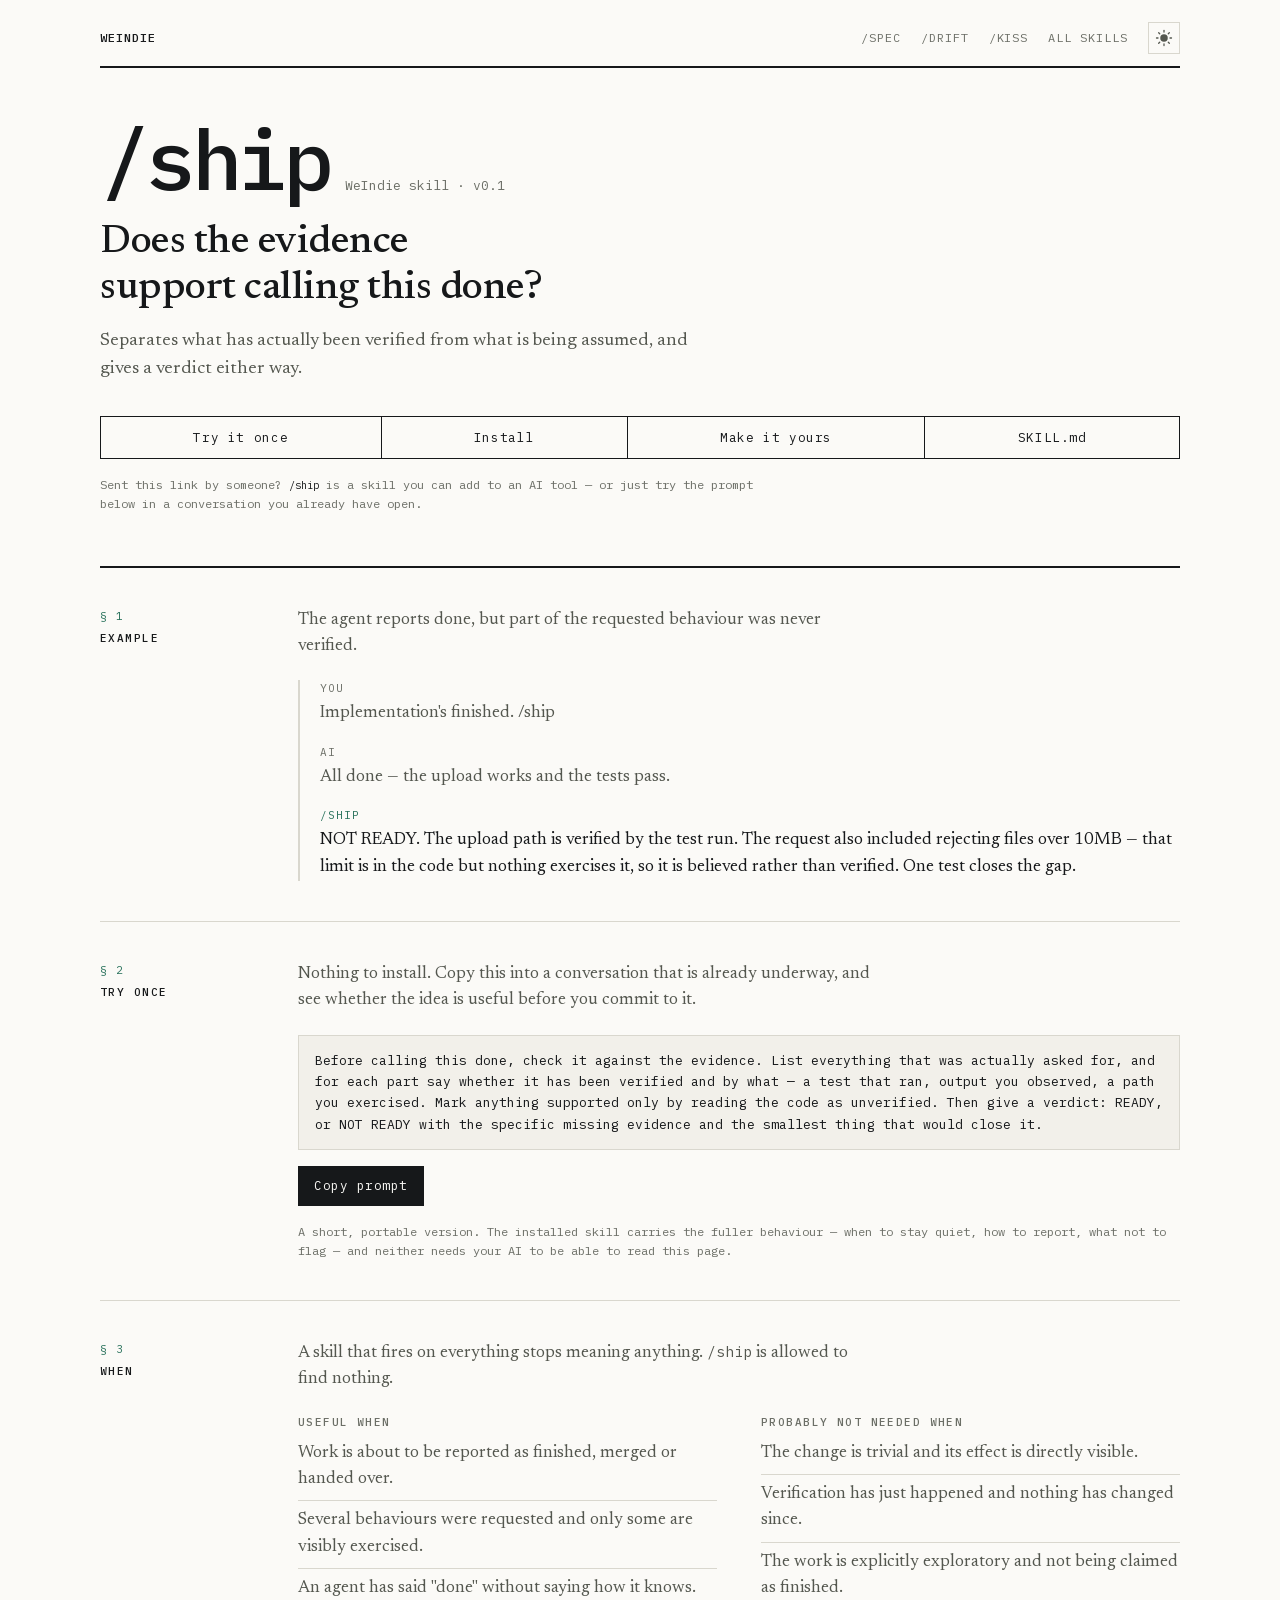
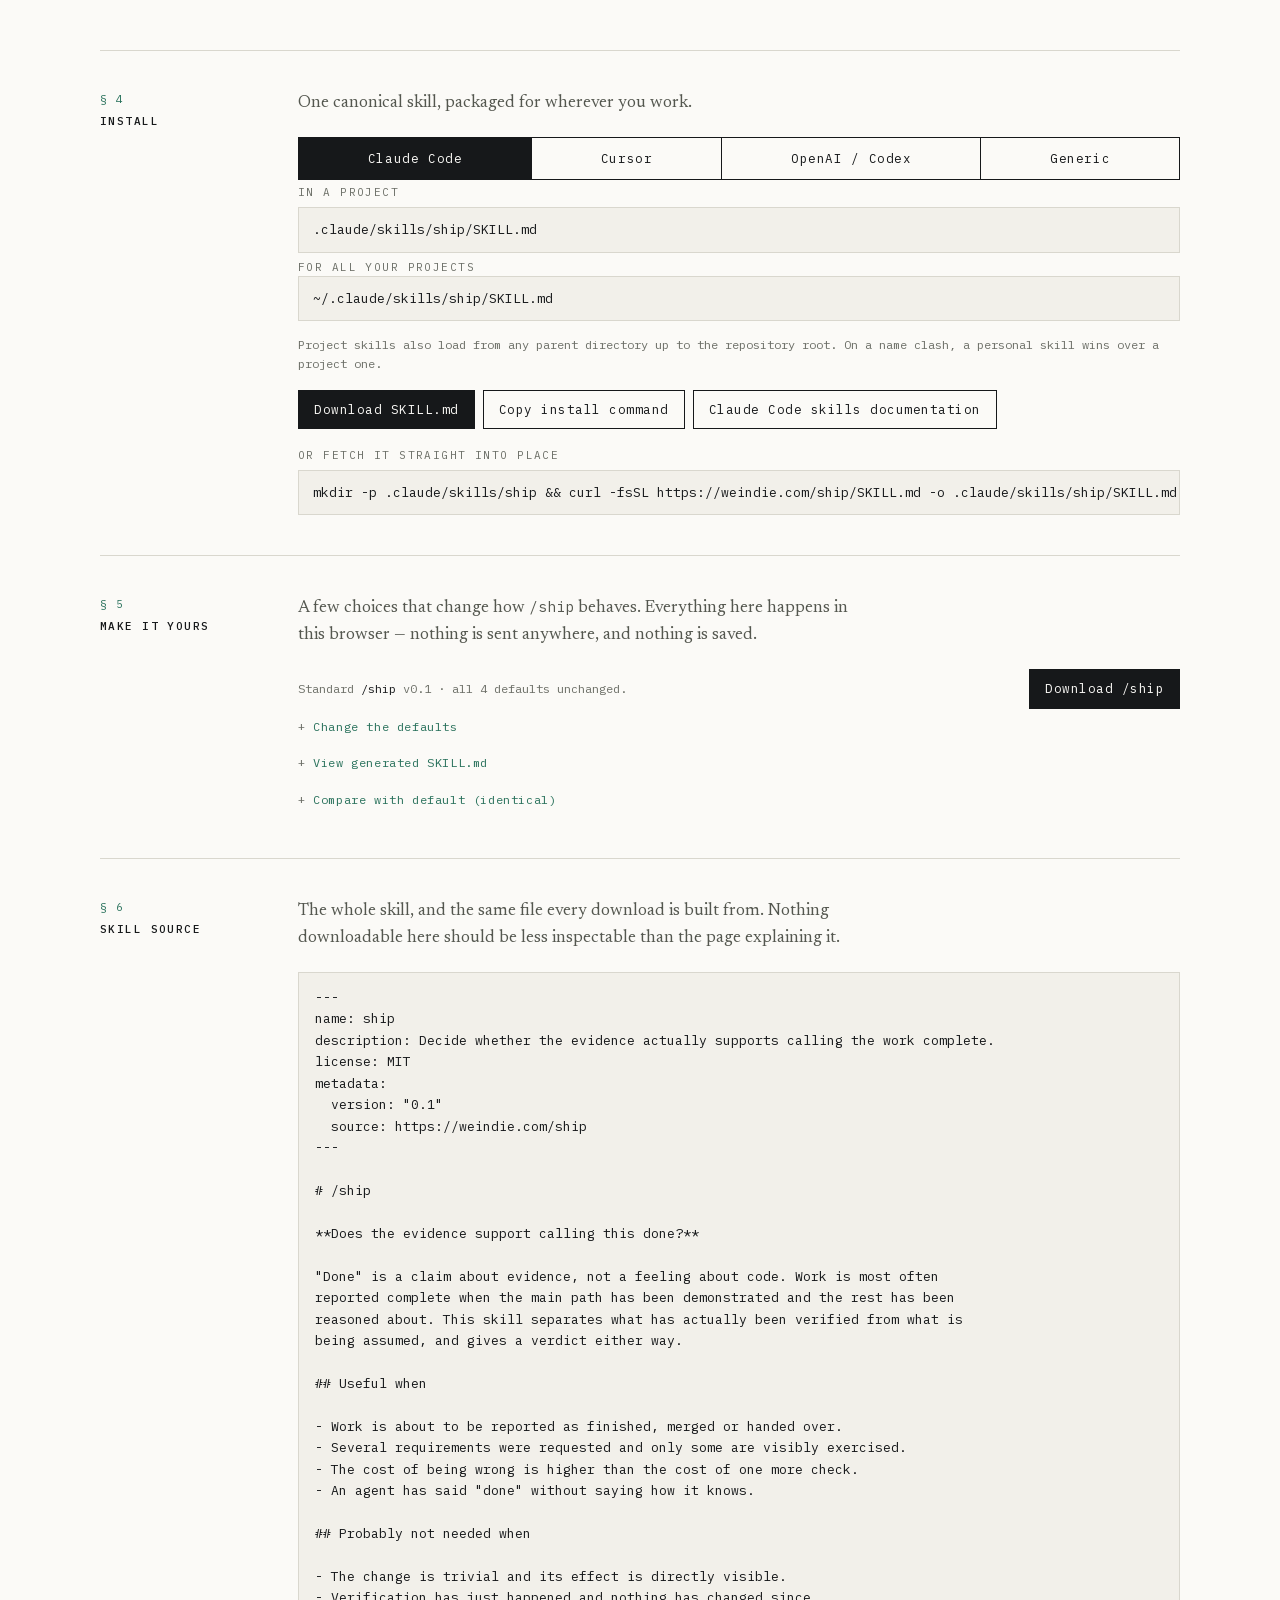
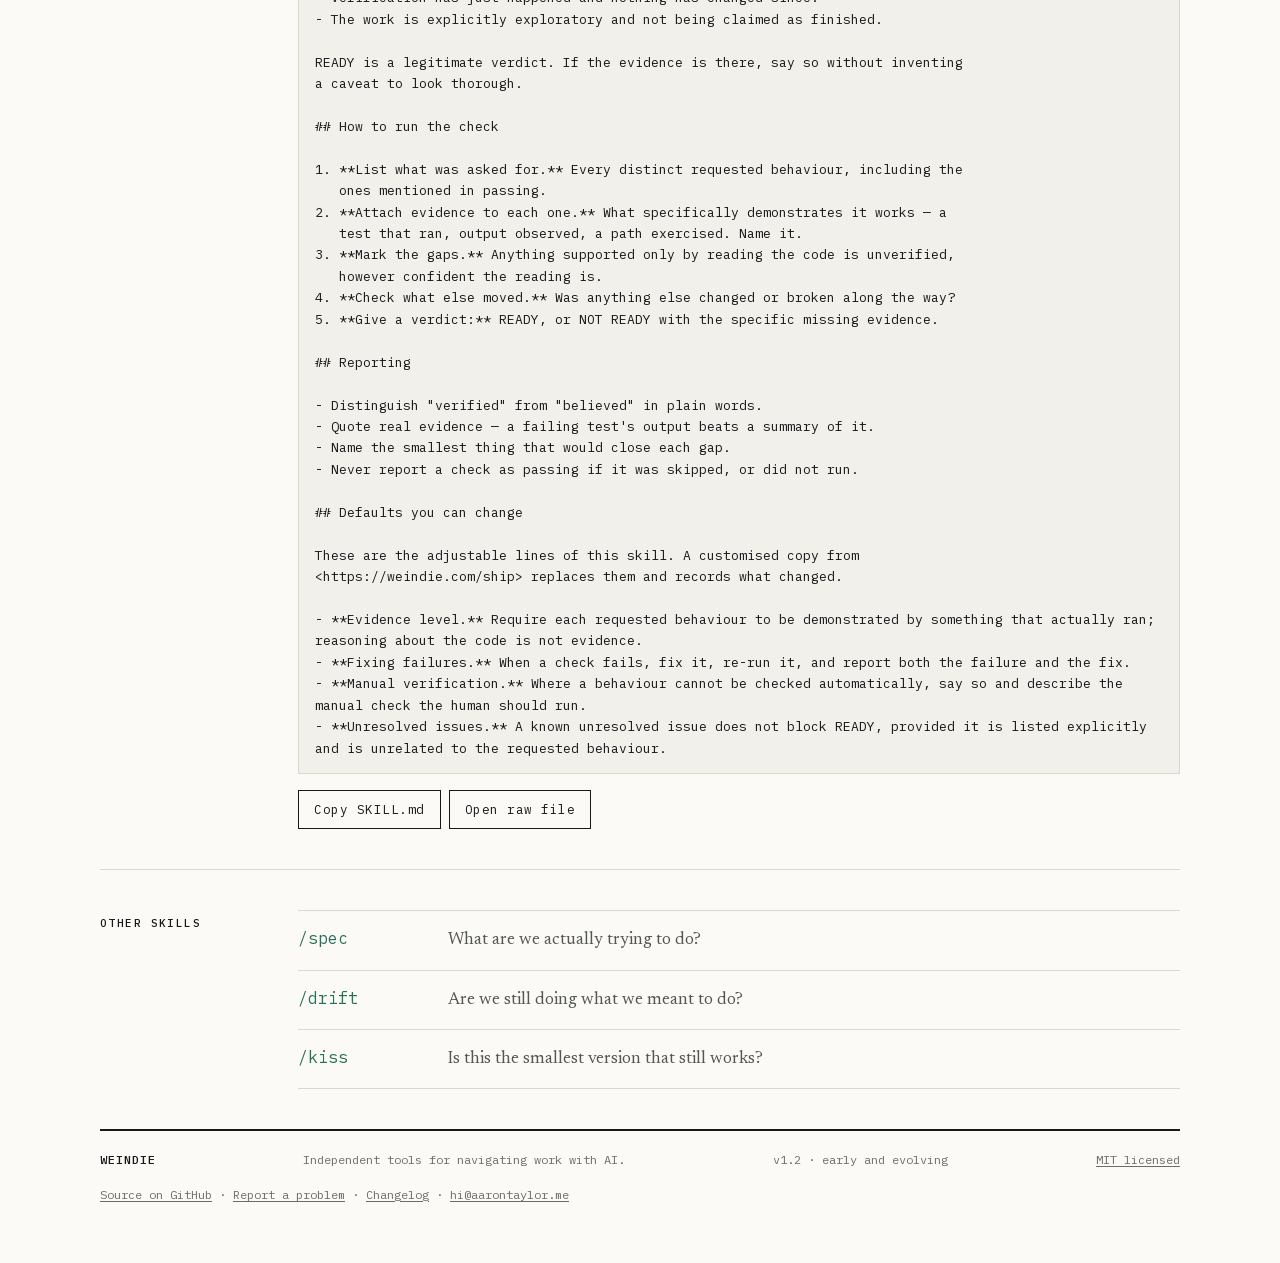
<file: ship.html>
<!doctype html>
<html lang="en">
<head>
  <meta charset="utf-8">
  <meta name="viewport" content="width=device-width,initial-scale=1">
  <title>/ship — WeIndie</title>
  <meta name="description" content="Does the evidence support calling this done? Separates what AI work has actually verified from what it is assuming.">
  <link rel="canonical" href="https://weindie.com/ship">
  <link rel="alternate" type="application/atom+xml" title="WeIndie changelog" href="/feed.xml">
  <link rel="icon" href="data:image/svg+xml,%3Csvg xmlns='http://www.w3.org/2000/svg' viewBox='0 0 32 32'%3E%3Crect width='32' height='32' fill='%23315c4d'/%3E%3Cpath d='M8 22L14 10M18 22l6-12' fill='none' stroke='%23fbfaf7' stroke-width='2.5' stroke-linecap='round'/%3E%3C/svg%3E">
  <meta property="og:type" content="website">
  <meta property="og:site_name" content="WeIndie">
  <meta property="og:title" content="/ship — WeIndie">
  <meta property="og:description" content="Does the evidence support calling this done? Separates what AI work has actually verified from what it is assuming.">
  <meta property="og:url" content="https://weindie.com/ship">
  <meta property="og:image" content="https://weindie.com/og/ship.png">
  <meta property="og:image:type" content="image/png">
  <meta property="og:image:width" content="1200">
  <meta property="og:image:height" content="630">
  <meta property="og:image:alt" content="/ship — Does the evidence support calling this done?">
  <meta name="twitter:card" content="summary_large_image">
  <meta name="twitter:title" content="/ship — WeIndie">
  <meta name="twitter:description" content="Does the evidence support calling this done? Separates what AI work has actually verified from what it is assuming.">
  <meta name="twitter:image" content="https://weindie.com/og/ship.png">
  <meta name="twitter:image:alt" content="/ship — Does the evidence support calling this done?">
  <link rel="preload" href="/fonts/ibm-plex-mono-400.woff2" as="font" type="font/woff2" crossorigin>
  <link rel="preload" href="/fonts/ibm-plex-mono-500.woff2" as="font" type="font/woff2" crossorigin>
  <link rel="preload" href="/fonts/newsreader-var.woff2" as="font" type="font/woff2" crossorigin>
  <style>/* WeIndie — Direction B, "Plain Text".
   The product is readable plain-text files, so the site is set like one:
   monospace carries structure, a reading serif carries language, and there
   are no cards. Separation comes from rules and space. */

@font-face{font-family:"IBM Plex Mono";src:url(/fonts/ibm-plex-mono-400.woff2) format("woff2");font-weight:400;font-style:normal;font-display:swap}
@font-face{font-family:"IBM Plex Mono";src:url(/fonts/ibm-plex-mono-500.woff2) format("woff2");font-weight:500;font-style:normal;font-display:swap}
@font-face{font-family:"Newsreader";src:url(/fonts/newsreader-var.woff2) format("woff2");font-weight:400 600;font-style:normal;font-display:swap}

:root{
  --paper:#fbfaf7;
  --sunk:#f2f0ea;
  --rule:#d9d7ce;
  --ink:#16181a;
  --muted:#54574f;
  --faint:#6b6e66;
  --accent:#27705a;
  --accent-deep:#1a5342;
  --mono:"IBM Plex Mono",ui-monospace,SFMono-Regular,Menlo,Consolas,monospace;
  --serif:"Newsreader",Georgia,"Times New Roman",serif;
  --gut:clamp(20px,4vw,44px);
  --add:#1f6b45;
  --del:#a8412c;
  color-scheme:light;
}

/* Dark is the same document under a reading lamp: warmer ink, same structure.
   Defined three times so system-default, explicit-light and explicit-dark all
   resolve — never style a component from inside one of these blocks. */
@media (prefers-color-scheme:dark){
  :root:not([data-theme="light"]){
    --paper:#121412;--sunk:#1a1d1a;--rule:#2d312c;
    --ink:#ece9e1;--muted:#a9a89d;--faint:#83867c;
    --accent:#5cb894;--accent-deep:#7fd0af;
    --add:#6fd39c;--del:#e0876e;
    color-scheme:dark;
  }
}
:root[data-theme="dark"]{
  --paper:#121412;--sunk:#1a1d1a;--rule:#2d312c;
  --ink:#ece9e1;--muted:#a9a89d;--faint:#83867c;
  --accent:#5cb894;--accent-deep:#7fd0af;
  --add:#6fd39c;--del:#e0876e;
  color-scheme:dark;
}

*{box-sizing:border-box}
html{scroll-behavior:smooth}
body{
  margin:0;background:var(--paper);color:var(--ink);
  font-family:var(--serif);font-size:17px;line-height:1.55;
  -webkit-font-smoothing:antialiased;
}
@media (prefers-reduced-motion:reduce){html{scroll-behavior:auto}*,.theming *{transition:none!important;animation:none!important}}

button,input,textarea,select{font:inherit;color:inherit}
a{color:var(--accent)}
a:hover{color:var(--accent-deep)}
:focus-visible{outline:2px solid var(--accent);outline-offset:2px}
h1,h2,h3,h4{margin:0;font-weight:400;text-wrap:balance}
p{margin:0}
code{font-family:var(--mono);font-size:.86em}

.wrap{width:min(1080px,calc(100% - var(--gut)*2));margin:0 auto}

.skip{position:absolute;left:-9999px;top:0;z-index:20;font-family:var(--mono);font-size:12px;
  background:var(--ink);color:var(--paper);padding:10px 16px;text-decoration:none}
.skip:focus{left:8px;top:8px}

/* ---------- masthead ---------- */
.nav{
  display:flex;justify-content:space-between;align-items:baseline;gap:16px;
  font-family:var(--mono);font-size:12px;letter-spacing:.08em;text-transform:uppercase;
  padding:22px 0 12px;border-bottom:2px solid var(--ink);
}
.brand{color:var(--ink);text-decoration:none;font-weight:500}
.navlinks{display:flex;gap:20px;color:var(--faint)}
.navlinks a{color:var(--faint);text-decoration:none}
.navlinks a:hover{color:var(--accent)}
.navend{display:flex;align-items:center;gap:20px}
.vh{position:absolute;width:1px;height:1px;overflow:hidden;clip-path:inset(50%);white-space:nowrap}

/* A bordered control, not another word in a row of words. */
.theme{
  display:grid;place-items:center;width:32px;height:32px;flex:none;
  border:1px solid var(--rule);background:transparent;color:var(--muted);
  cursor:pointer;padding:0;position:relative;
  transition:color .2s,border-color .2s,background-color .2s;
}
.theme:hover{color:var(--accent);border-color:var(--accent);background:var(--sunk)}
.tsvg{width:18px;height:18px;display:block;overflow:visible}
.tsvg .orb{fill:currentColor;transform-box:fill-box;transform-origin:center;
  transition:transform .42s cubic-bezier(.34,1.28,.5,1)}
.tsvg .cut{transform-box:fill-box;transform-origin:center;
  transition:transform .42s cubic-bezier(.34,1.28,.5,1)}
.tsvg .rays{stroke:currentColor;stroke-width:1.7;transform-box:fill-box;transform-origin:center;
  transition:transform .42s cubic-bezier(.34,1.28,.5,1),opacity .24s ease}
.tsvg{transition:transform .42s cubic-bezier(.34,1.28,.5,1)}

/* Light: a sun. The mask circle is parked clear of the orb so it bites nothing. */
.tsvg .cut{transform:translate(10px,-10px)}

/* Dark: the orb grows, the mask slides in, the rays retract. Declared for all
   three states so the icon is right before any script runs. */
@media (prefers-color-scheme:dark){
  :root:not([data-theme="light"]) .tsvg{transform:rotate(-12deg)}
  :root:not([data-theme="light"]) .tsvg .orb{transform:scale(1.5) translate(1.4px,-1.4px)}
  :root:not([data-theme="light"]) .tsvg .cut{transform:translate(0,0)}
  :root:not([data-theme="light"]) .tsvg .rays{transform:scale(.4);opacity:0}
}
:root[data-theme="dark"] .tsvg{transform:rotate(-12deg)}
:root[data-theme="dark"] .tsvg .orb{transform:scale(1.5) translate(1.4px,-1.4px)}
:root[data-theme="dark"] .tsvg .cut{transform:translate(0,0)}
:root[data-theme="dark"] .tsvg .rays{transform:scale(.4);opacity:0}

/* Colours cross-fade only while the theme is actually changing. */
.theming *{transition:background-color .3s ease,color .3s ease,border-color .3s ease,fill .3s ease!important}

/* ---------- shared type ---------- */
.label{font-family:var(--mono);font-size:11px;letter-spacing:.13em;text-transform:uppercase;color:var(--faint)}
.lede{color:var(--muted);max-width:34em}
.small{font-family:var(--mono);font-size:12px;line-height:1.6;color:var(--faint)}

/* one code treatment, everywhere */
.code{
  font-family:var(--mono);font-size:13px;line-height:1.65;
  background:var(--sunk);border:1px solid var(--rule);
  padding:14px 16px;overflow-x:auto;white-space:pre-wrap;word-wrap:break-word;
  margin:0;color:var(--ink);
}
.code.oneline{white-space:pre;padding:11px 14px}

/* buttons: mono, square, hairline */
.btn{
  font-family:var(--mono);font-size:12.5px;letter-spacing:.04em;
  border:1px solid var(--ink);background:transparent;color:var(--ink);
  padding:9px 15px;cursor:pointer;text-decoration:none;display:inline-block;
}
.btn:hover{background:var(--ink);color:var(--paper)}
.btn.primary{background:var(--ink);color:var(--paper)}
.btn.primary:hover{background:var(--accent);border-color:var(--accent);color:#fff}
.btnrow{display:flex;flex-wrap:wrap;gap:8px;margin-top:16px}

/* segmented switch */
.seg{display:flex;flex-wrap:wrap;border:1px solid var(--ink)}
.seg > *{
  flex:1 1 auto;text-align:center;font-family:var(--mono);font-size:12.5px;letter-spacing:.05em;
  padding:11px 12px;border:0;border-right:1px solid var(--ink);background:transparent;
  color:var(--ink);text-decoration:none;cursor:pointer;white-space:nowrap;
}
.seg > *:last-child{border-right:0}
.seg > *:hover{background:var(--sunk)}
.seg > .on,.seg > [aria-pressed="true"]{background:var(--ink);color:var(--paper)}
.seg > .on:hover,.seg > [aria-pressed="true"]:hover{background:var(--ink)}

/* ---------- skill page head ---------- */
.shead{padding:52px 0 0}
.stitle{display:flex;align-items:baseline;gap:16px;flex-wrap:wrap}
.stitle h1{
  font-family:var(--mono);font-weight:500;
  font-size:clamp(46px,9vw,84px);line-height:.94;letter-spacing:-.05em;
}
.stitle .ver{font-family:var(--mono);font-size:13px;color:var(--faint)}
.squestion{
  font-size:clamp(27px,4.2vw,40px);line-height:1.14;letter-spacing:-.012em;
  margin-top:22px;max-width:17em;font-weight:500;
}
.ssummary{margin-top:16px;color:var(--muted);max-width:33em;font-size:18px}
.actions{margin-top:32px}
.crumbs{margin-top:16px;font-family:var(--mono);font-size:12px;line-height:1.6;color:var(--faint);max-width:56em}
.crumbs code{color:var(--ink)}

/* ---------- numbered blocks (the label rail) ---------- */
.blk{
  display:grid;grid-template-columns:154px minmax(0,1fr);gap:var(--gut);
  border-top:1px solid var(--rule);padding:40px 0;margin-top:0;
}
.blk:first-of-type{border-top:2px solid var(--ink);margin-top:52px}
.rail{position:sticky;top:22px;align-self:start}
.rail .n{font-family:var(--mono);font-size:11px;color:var(--accent);letter-spacing:.1em}
.rail h2{font-family:var(--mono);font-size:11px;letter-spacing:.13em;text-transform:uppercase;color:var(--ink);margin-top:5px;font-weight:500}
.body{min-width:0}
.body > .lede{margin-bottom:20px;font-size:17px}
.body > .lede:last-child{margin-bottom:0}
.stack{display:flex;flex-direction:column;gap:16px}

/* transcript — a conversation, deliberately not styled as code */
.chat{border-left:2px solid var(--rule);padding-left:20px;display:flex;flex-direction:column;gap:16px}
.msg .who{font-family:var(--mono);font-size:11px;letter-spacing:.1em;text-transform:uppercase;color:var(--faint);margin-bottom:4px}
.msg.skill .who{color:var(--accent)}
.msg p{color:var(--muted)}
.msg.skill p{color:var(--ink)}

/* two lists, no boxes */
.two{display:grid;grid-template-columns:1fr 1fr;gap:var(--gut)}
.two h3{font-family:var(--mono);font-size:11px;letter-spacing:.13em;text-transform:uppercase;color:var(--faint);margin-bottom:10px;font-weight:500}
.two ul{margin:0;padding:0;list-style:none}
.two li{color:var(--muted);padding:7px 0;border-top:1px solid var(--rule)}
.two li:first-child{border-top:0;padding-top:0}

/* install */
.dest{display:grid;gap:6px;margin-top:4px}
.dest .label{margin-top:10px}
.dest .label:first-child{margin-top:0}

/* customiser */
.opt{padding:16px 0;border-top:1px solid var(--rule)}
.opt:first-of-type{border-top:0;padding-top:0}
.opt .lbl{font-family:var(--mono);font-size:12.5px;letter-spacing:.03em}
.opt .help{color:var(--muted);font-size:15.5px;margin:2px 0 10px}
.opt .seg{border-color:var(--rule)}
.opt .seg > *{border-right-color:var(--rule);font-size:12px;padding:8px 11px}
.opt .seg > [aria-pressed="true"]{background:var(--accent);border-color:var(--accent);color:#fff}

.resting{display:flex;flex-wrap:wrap;align-items:baseline;gap:10px 16px;justify-content:space-between}
.resting .now{font-family:var(--mono);font-size:12px;color:var(--faint);line-height:1.7}
.resting .now b{color:var(--ink);font-weight:400}

.changes{border-left:2px solid var(--accent);padding-left:18px;display:flex;flex-direction:column;gap:14px}
.changes .h{font-family:var(--mono);font-size:11px;letter-spacing:.13em;text-transform:uppercase;color:var(--accent)}
.chg b{display:block;font-family:var(--mono);font-size:12px;font-weight:400;color:var(--faint);letter-spacing:.03em}
.chg .was{color:var(--faint);text-decoration:line-through;text-decoration-thickness:1px}
.chg .now{color:var(--ink)}
.none{color:var(--muted)}

details.reveal > summary{
  font-family:var(--mono);font-size:12px;letter-spacing:.05em;color:var(--accent);
  cursor:pointer;padding:9px 0;list-style:none;
}
details.reveal > summary::-webkit-details-marker{display:none}
details.reveal > summary::before{content:"+ ";color:var(--faint)}
details.reveal[open] > summary::before{content:"− "}
details.reveal[open] > summary{margin-bottom:10px}

/* diff keeps the one code treatment, tinted by sign only */
.diff{font-family:var(--mono);font-size:13px;line-height:1.65;background:var(--sunk);border:1px solid var(--rule);padding:14px 16px;overflow-x:auto;margin:0}
/* every line is a block; context lines carry class="" so :not([class]) misses them */
.diff span{display:block;color:var(--muted)}
.diff .add{color:var(--add)}
.diff .del{color:var(--del)}
.diff .hunk{color:var(--faint)}

/* other skills */
.index{display:grid;gap:0;border-top:1px solid var(--rule)}
.index a{
  display:grid;grid-template-columns:130px minmax(0,1fr);gap:20px;align-items:baseline;
  padding:15px 0;border-bottom:1px solid var(--rule);text-decoration:none;color:var(--ink);
}
.index a:hover{background:var(--sunk)}
.index .k{font-family:var(--mono);font-size:16px;color:var(--accent)}
.index .q{color:var(--muted);font-size:17px}
.index a:hover .q{color:var(--ink)}

/* toast */
.toast{
  position:fixed;left:50%;bottom:24px;transform:translateX(-50%) translateY(12px);
  background:var(--ink);color:var(--paper);padding:10px 18px;
  font-family:var(--mono);font-size:12px;letter-spacing:.04em;
  opacity:0;pointer-events:none;transition:opacity .16s,transform .16s;z-index:9;
}
.toast.show{opacity:1;transform:translateX(-50%) translateY(0)}

/* footer */
footer{border-top:2px solid var(--ink);margin-top:64px;padding:20px 0 56px}
.foot{
  display:flex;flex-wrap:wrap;justify-content:space-between;gap:10px 24px;
  font-family:var(--mono);font-size:12px;color:var(--faint);
}
.foot b{color:var(--ink);font-weight:500;letter-spacing:.08em;text-transform:uppercase}
.foot a{color:var(--faint);text-decoration:underline;text-underline-offset:2px;text-decoration-thickness:1px}
.foot a:hover{color:var(--accent)}
/* The door. Plain inline text rather than a flex row: the separators are glued
   to the link before them with &nbsp;, so wrapping can never leave a middot
   stranded at the start of a line. */
.foot2{
  margin-top:14px;line-height:1.9;
  font-family:var(--mono);font-size:12px;color:var(--faint);
}
.foot2 a{color:var(--faint);text-decoration:underline;text-underline-offset:2px;text-decoration-thickness:1px}
.foot2 a:hover{color:var(--accent)}

@media (max-width:820px){
  .blk{grid-template-columns:1fr;gap:16px;padding:32px 0}
  .rail{position:static;display:flex;align-items:baseline;gap:12px}
  .rail h2{margin-top:0}
  .two{grid-template-columns:1fr;gap:26px}
  .navlinks{gap:14px}
}
@media (max-width:560px){
  body{font-size:16px}
  .navlinks{display:none}
  .seg{flex-direction:column}
  .seg > *{border-right:0;border-bottom:1px solid var(--ink);text-align:left}
  .seg > *:last-child{border-bottom:0}
  .opt .seg > *{border-bottom-color:var(--rule)}
  .index a{grid-template-columns:1fr;gap:4px}
}

/* ---------- print ----------
   A manual should print like one: ink on white, every panel open, and the
   controls gone since none of them do anything on paper. */
@media print{
  :root{
    --paper:#fff;--sunk:#fff;--rule:#bbb;--ink:#000;--muted:#333;--faint:#555;
    --accent:#000;--accent-deep:#000;--add:#000;--del:#000;
  }
  body{font-size:11pt;line-height:1.45}
  .nav,.skip,.actions,.btnrow,.toast,.navlinks,.theme,.crumbs{display:none!important}
  .index a:hover{background:none}
  details.reveal{display:none}            /* generated + diff are per-visit, not part of the document */
  .blk{grid-template-columns:130px minmax(0,1fr);page-break-inside:avoid;border-top:1px solid #bbb}
  .blk:first-of-type{border-top:1px solid #000;margin-top:24px}
  .rail{position:static}
  .code,.diff{border:1px solid #bbb;background:#fff;white-space:pre-wrap}
  .chat{border-left:1px solid #bbb}
  .shead{padding-top:0}
  a{text-decoration:none}
  .body a[href^="http"]::after,.body a[href^="/"]::after{content:" (" attr(href) ")";font-family:var(--mono);font-size:9pt;color:#555}
  footer{border-top:1px solid #000}
  section,footer{page-break-inside:avoid}
}
</style>
  <script>try{var t=localStorage.getItem('weindie-theme');if(t==='dark'||t==='light')document.documentElement.setAttribute('data-theme',t)}catch(e){}</script>
</head>
<body>
  <a class="skip" href="#main">Skip to content</a>
  <header class="wrap nav">
    <a class="brand" href="/">weindie</a>
    <div class="navend">
      <nav class="navlinks"><a href="/spec">/spec</a><a href="/drift">/drift</a><a href="/kiss">/kiss</a><a href="/#skills">All skills</a></nav>
      <button class="theme" id="theme" type="button"><svg class="tsvg" viewBox="0 0 24 24" aria-hidden="true" focusable="false">
        <mask id="tcut"><rect width="24" height="24" fill="#fff"/><circle class="cut" cx="15.5" cy="8.5" r="7" fill="#000"/></mask>
        <circle class="orb" cx="12" cy="12" r="5" mask="url(#tcut)"/>
        <g class="rays" stroke-linecap="round">
          <line x1="12" y1="2" x2="12" y2="4"/><line x1="12" y1="20" x2="12" y2="22"/>
          <line x1="2" y1="12" x2="4" y2="12"/><line x1="20" y1="12" x2="22" y2="12"/>
          <line x1="4.9" y1="4.9" x2="6.3" y2="6.3"/><line x1="17.7" y1="17.7" x2="19.1" y2="19.1"/>
          <line x1="4.9" y1="19.1" x2="6.3" y2="17.7"/><line x1="17.7" y1="6.3" x2="19.1" y2="4.9"/>
        </g>
      </svg><span class="vh">Switch theme</span></button>
    </div>
  </header>
  <main class="wrap" id="main">
    <div class="shead">
      <div class="stitle"><h1>/ship</h1><span class="ver">WeIndie skill &middot; v0.1</span></div>
      <h2 class="squestion">Does the evidence support calling this done?</h2>
      <p class="ssummary">Separates what has actually been verified from what is being assumed, and gives a verdict either way.</p>
      <div class="actions seg">
        <a href="#try-once">Try it once</a>
        <a href="#install">Install</a>
        <a href="#make-it-yours">Make it yours</a>
        <a href="#skill-source">SKILL.md</a>
      </div>
      <p class="crumbs">Sent this link by someone? <code>/ship</code> is a skill you can add to an AI tool &mdash; or just try the prompt below in a conversation you already have open.</p>
    </div>
    <section class="blk" id="example">
      <div class="rail"><div class="n">&sect; 1</div><h2>Example</h2></div>
      <div class="body"><p class="lede">The agent reports done, but part of the requested behaviour was never verified.</p>
        <div class="chat"><div class="msg"><div class="who">You</div><p>Implementation's finished. /ship</p></div><div class="msg"><div class="who">AI</div><p>All done — the upload works and the tests pass.</p></div><div class="msg skill"><div class="who">/ship</div><p>NOT READY. The upload path is verified by the test run. The request also included rejecting files over 10MB — that limit is in the code but nothing exercises it, so it is believed rather than verified. One test closes the gap.</p></div></div></div>
    </section>
    <section class="blk" id="try-once">
      <div class="rail"><div class="n">&sect; 2</div><h2>Try once</h2></div>
      <div class="body"><p class="lede">Nothing to install. Copy this into a conversation that is already underway, and see whether the idea is useful before you commit to it.</p>
        <pre class="code" id="tryPrompt">Before calling this done, check it against the evidence. List everything that was actually asked for, and for each part say whether it has been verified and by what — a test that ran, output you observed, a path you exercised. Mark anything supported only by reading the code as unverified. Then give a verdict: READY, or NOT READY with the specific missing evidence and the smallest thing that would close it.</pre>
        <div class="btnrow"><button class="btn primary" id="copyTry">Copy prompt</button></div>
        <p class="small" style="margin-top:16px">A short, portable version. The installed skill carries the fuller behaviour &mdash; when to stay quiet, how to report, what not to flag &mdash; and neither needs your AI to be able to read this page.</p></div>
    </section>
    <section class="blk" id="when">
      <div class="rail"><div class="n">&sect; 3</div><h2>When</h2></div>
      <div class="body"><p class="lede">A skill that fires on everything stops meaning anything. <code>/ship</code> is allowed to find nothing.</p>
        <div class="two">
          <div><h3>Useful when</h3><ul><li>Work is about to be reported as finished, merged or handed over.</li><li>Several behaviours were requested and only some are visibly exercised.</li><li>An agent has said &quot;done&quot; without saying how it knows.</li></ul></div>
          <div><h3>Probably not needed when</h3><ul><li>The change is trivial and its effect is directly visible.</li><li>Verification has just happened and nothing has changed since.</li><li>The work is explicitly exploratory and not being claimed as finished.</li></ul></div>
        </div></div>
    </section>
    <section class="blk" id="install">
      <div class="rail"><div class="n">&sect; 4</div><h2>Install</h2></div>
      <div class="body"><p class="lede">One canonical skill, packaged for wherever you work.</p>
        <div class="seg" id="platforms" role="group" aria-label="Environment">
          <button data-platform="claude" aria-pressed="true">Claude Code</button><button data-platform="cursor" aria-pressed="false">Cursor</button><button data-platform="codex" aria-pressed="false">OpenAI / Codex</button><button data-platform="generic" aria-pressed="false">Generic</button>
        </div>
        <div class="dest">
          <div class="label">In a project</div>
          <div class="code oneline" id="destPath"></div>
          <div id="destUserRow"><div class="label">For all your projects</div><div class="code oneline" id="destUser"></div></div>
        </div>
        <p class="small" id="platformNote" style="margin-top:14px"></p>
        <div class="btnrow">
          <button class="btn primary" id="dlCanonical">Download SKILL.md</button>
          <button class="btn" id="copyCmd">Copy install command</button>
          <a class="btn" id="docsLink" href="#" target="_blank" rel="noreferrer noopener"></a>
        </div>
        <div class="label" style="margin:18px 0 6px">Or fetch it straight into place</div>
        <div class="code oneline" id="cmd"></div></div>
    </section>
    <section class="blk" id="make-it-yours">
      <div class="rail"><div class="n">&sect; 5</div><h2>Make it yours</h2></div>
      <div class="body"><p class="lede">A few choices that change how <code>/ship</code> behaves. Everything here happens in this browser &mdash; nothing is sent anywhere, and nothing is saved.</p>
        <div class="resting">
          <div class="now" id="restNow"></div>
          <button class="btn primary" id="dlCustom">Download /ship</button>
        </div>
        <details class="reveal" id="optsWrap"><summary>Change the defaults</summary><div id="opts"></div></details>
        <div class="changes" id="changes"></div>
        <details class="reveal"><summary>View generated SKILL.md</summary><pre class="code" id="gen"></pre></details>
        <details class="reveal"><summary id="diffTitle">Compare with default</summary><pre class="diff" id="diff"></pre></details></div>
    </section>
    <section class="blk" id="skill-source">
      <div class="rail"><div class="n">&sect; 6</div><h2>Skill source</h2></div>
      <div class="body"><p class="lede">The whole skill, and the same file every download is built from. Nothing downloadable here should be less inspectable than the page explaining it.</p>
        <pre class="code">---
name: ship
description: Decide whether the evidence actually supports calling the work complete.
license: MIT
metadata:
  version: &quot;0.1&quot;
  source: https://weindie.com/ship
---

# /ship

**Does the evidence support calling this done?**

&quot;Done&quot; is a claim about evidence, not a feeling about code. Work is most often
reported complete when the main path has been demonstrated and the rest has been
reasoned about. This skill separates what has actually been verified from what is
being assumed, and gives a verdict either way.

## Useful when

- Work is about to be reported as finished, merged or handed over.
- Several requirements were requested and only some are visibly exercised.
- The cost of being wrong is higher than the cost of one more check.
- An agent has said &quot;done&quot; without saying how it knows.

## Probably not needed when

- The change is trivial and its effect is directly visible.
- Verification has just happened and nothing has changed since.
- The work is explicitly exploratory and not being claimed as finished.

READY is a legitimate verdict. If the evidence is there, say so without inventing
a caveat to look thorough.

## How to run the check

1. **List what was asked for.** Every distinct requested behaviour, including the
   ones mentioned in passing.
2. **Attach evidence to each one.** What specifically demonstrates it works — a
   test that ran, output observed, a path exercised. Name it.
3. **Mark the gaps.** Anything supported only by reading the code is unverified,
   however confident the reading is.
4. **Check what else moved.** Was anything else changed or broken along the way?
5. **Give a verdict:** READY, or NOT READY with the specific missing evidence.

## Reporting

- Distinguish &quot;verified&quot; from &quot;believed&quot; in plain words.
- Quote real evidence — a failing test's output beats a summary of it.
- Name the smallest thing that would close each gap.
- Never report a check as passing if it was skipped, or did not run.

## Defaults you can change

These are the adjustable lines of this skill. A customised copy from
&lt;https://weindie.com/ship&gt; replaces them and records what changed.

- **Evidence level.** Require each requested behaviour to be demonstrated by something that actually ran; reasoning about the code is not evidence.
- **Fixing failures.** When a check fails, fix it, re-run it, and report both the failure and the fix.
- **Manual verification.** Where a behaviour cannot be checked automatically, say so and describe the manual check the human should run.
- **Unresolved issues.** A known unresolved issue does not block READY, provided it is listed explicitly and is unrelated to the requested behaviour.
</pre>
        <div class="btnrow"><button class="btn" id="copySource">Copy SKILL.md</button><a class="btn" href="/ship/SKILL.md">Open raw file</a></div></div>
    </section>
    <section class="blk" id="other-skills">
      <div class="rail"><h2>Other skills</h2></div>
      <div class="body"><div class="index"><a href="/spec"><span class="k">/spec</span><span class="q">What are we actually trying to do?</span></a><a href="/drift"><span class="k">/drift</span><span class="q">Are we still doing what we meant to do?</span></a><a href="/kiss"><span class="k">/kiss</span><span class="q">Is this the smallest version that still works?</span></a></div></div>
    </section>
  </main>
  <footer class="wrap"><div class="foot"><b>weindie</b><span>Independent tools for navigating work with AI.</span><span>v1.2 &middot; early and evolving</span><span><a href="/LICENSE.txt">MIT licensed</a></span></div><div class="foot2"><a href="https://github.com/aarontaylor-dev/weindie">Source on GitHub</a>&nbsp;&middot; <a href="https://github.com/aarontaylor-dev/weindie/issues/new">Report a problem</a>&nbsp;&middot; <a href="/changelog">Changelog</a>&nbsp;&middot; <a href="mailto:hi@aarontaylor.me">hi@aarontaylor.me</a></div></footer>
  <script>window.SKILL={"slug":"ship","version":"0.1","source":"https://weindie.com/ship","raw":"https://weindie.com/ship/SKILL.md","canonical":"---\nname: ship\ndescription: Decide whether the evidence actually supports calling the work complete.\nlicense: MIT\nmetadata:\n  version: \"0.1\"\n  source: https://weindie.com/ship\n---\n\n# /ship\n\n**Does the evidence support calling this done?**\n\n\"Done\" is a claim about evidence, not a feeling about code. Work is most often\nreported complete when the main path has been demonstrated and the rest has been\nreasoned about. This skill separates what has actually been verified from what is\nbeing assumed, and gives a verdict either way.\n\n## Useful when\n\n- Work is about to be reported as finished, merged or handed over.\n- Several requirements were requested and only some are visibly exercised.\n- The cost of being wrong is higher than the cost of one more check.\n- An agent has said \"done\" without saying how it knows.\n\n## Probably not needed when\n\n- The change is trivial and its effect is directly visible.\n- Verification has just happened and nothing has changed since.\n- The work is explicitly exploratory and not being claimed as finished.\n\nREADY is a legitimate verdict. If the evidence is there, say so without inventing\na caveat to look thorough.\n\n## How to run the check\n\n1. **List what was asked for.** Every distinct requested behaviour, including the\n   ones mentioned in passing.\n2. **Attach evidence to each one.** What specifically demonstrates it works — a\n   test that ran, output observed, a path exercised. Name it.\n3. **Mark the gaps.** Anything supported only by reading the code is unverified,\n   however confident the reading is.\n4. **Check what else moved.** Was anything else changed or broken along the way?\n5. **Give a verdict:** READY, or NOT READY with the specific missing evidence.\n\n## Reporting\n\n- Distinguish \"verified\" from \"believed\" in plain words.\n- Quote real evidence — a failing test's output beats a summary of it.\n- Name the smallest thing that would close each gap.\n- Never report a check as passing if it was skipped, or did not run.\n\n## Defaults you can change\n\nThese are the adjustable lines of this skill. A customised copy from\n\u003chttps://weindie.com/ship> replaces them and records what changed.\n\n- **Evidence level.** Require each requested behaviour to be demonstrated by something that actually ran; reasoning about the code is not evidence.\n- **Fixing failures.** When a check fails, fix it, re-run it, and report both the failure and the fix.\n- **Manual verification.** Where a behaviour cannot be checked automatically, say so and describe the manual check the human should run.\n- **Unresolved issues.** A known unresolved issue does not block READY, provided it is listed explicitly and is unrelated to the requested behaviour.\n","defaultsNote":"These are the adjustable lines of this skill. A customised copy from\n\u003chttps://weindie.com/ship> replaces them and records what changed.","tryOnce":"Before calling this done, check it against the evidence. List everything that was actually asked for, and for each part say whether it has been verified and by what — a test that ran, output you observed, a path you exercised. Mark anything supported only by reading the code as unverified. Then give a verdict: READY, or NOT READY with the specific missing evidence and the smallest thing that would close it.","options":[{"id":"evidence","label":"Required evidence","help":"What counts as proof that something works.","choices":[{"id":"stated","label":"Accounted for","line":"- **Evidence level.** Require each requested behaviour to be accounted for explicitly, but accept a clear reading of the code where running a check is impractical.","isDefault":false},{"id":"demonstrated","label":"Demonstrated","line":"- **Evidence level.** Require each requested behaviour to be demonstrated by something that actually ran; reasoning about the code is not evidence.","isDefault":true},{"id":"quoted","label":"Demonstrated and quoted","line":"- **Evidence level.** Require each requested behaviour to be demonstrated by something that actually ran, and quote the relevant output in the report.","isDefault":false}]},{"id":"fixing","label":"Failed checks","help":"Whether the agent fixes failures before reporting.","choices":[{"id":"fix","label":"Fix, then report both","line":"- **Fixing failures.** When a check fails, fix it, re-run it, and report both the failure and the fix.","isDefault":true},{"id":"report","label":"Report without fixing","line":"- **Fixing failures.** When a check fails, stop and report it. Do not attempt a fix without being asked.","isDefault":false}]},{"id":"manual","label":"Manual verification","help":"What happens when something cannot be checked automatically.","choices":[{"id":"describe","label":"Describe the manual check","line":"- **Manual verification.** Where a behaviour cannot be checked automatically, say so and describe the manual check the human should run.","isDefault":true},{"id":"block","label":"Withhold READY until confirmed","line":"- **Manual verification.** Where a behaviour cannot be checked automatically, treat it as unverified and withhold READY until a human confirms it.","isDefault":false}]},{"id":"unresolved","label":"Known unresolved issues","help":"Whether open issues block a READY verdict.","choices":[{"id":"allow","label":"Allow, if listed","line":"- **Unresolved issues.** A known unresolved issue does not block READY, provided it is listed explicitly and is unrelated to the requested behaviour.","isDefault":true},{"id":"block","label":"Block READY","line":"- **Unresolved issues.** Any known unresolved issue blocks READY until it is either fixed or explicitly accepted.","isDefault":false}]}],"platforms":[{"id":"claude","name":"Claude Code","project":".claude/skills/\u003cslug>/SKILL.md","user":"~/.claude/skills/\u003cslug>/SKILL.md","note":"Project skills also load from any parent directory up to the repository root. On a name clash, a personal skill wins over a project one.","docs":"https://code.claude.com/docs/en/skills","docsLabel":"Claude Code skills documentation"},{"id":"cursor","name":"Cursor","project":".cursor/skills/\u003cslug>/SKILL.md","user":"~/.cursor/skills/\u003cslug>/SKILL.md","note":"Cursor also reads .agents/skills/, .claude/skills/ and .codex/skills/, so a skill installed for another tool is usually already available.","docs":"https://cursor.com/docs/skills","docsLabel":"Cursor skills documentation"},{"id":"codex","name":"OpenAI / Codex","project":".agents/skills/\u003cslug>/SKILL.md","user":"~/.agents/skills/\u003cslug>/SKILL.md","note":"Codex scans .agents/skills in every directory from the working directory up to the repository root.","docs":"https://developers.openai.com/codex/skills","docsLabel":"Codex skills documentation"},{"id":"generic","name":"Generic","project":".agents/skills/\u003cslug>/SKILL.md","user":"~/.agents/skills/\u003cslug>/SKILL.md","note":"The Agent Skills specification defines the folder and the SKILL.md format, but leaves it to each tool to decide where to look. .agents/skills/ is the most widely read location — check your tool if it is not picked up.","docs":"https://agentskills.io/specification","docsLabel":"Agent Skills specification"}]};</script>
  <script>(function () {
  var D = window.SKILL;
  var $ = function (s) { return document.querySelector(s); };
  var sel = {}, platform = D.platforms[0].id;

  D.options.forEach(function (o) { sel[o.id] = def(o).id; });

  function def(o) { return o.choices.filter(function (c) { return c.isDefault; })[0]; }
  function cur(o) { return o.choices.filter(function (c) { return c.id === sel[o.id]; })[0]; }
  function changedOptions() { return D.options.filter(function (o) { return cur(o).id !== def(o).id; }); }

  /* ---- toast + copy ---- */
  var toastEl = document.createElement('div');
  toastEl.className = 'toast';
  document.body.appendChild(toastEl);
  var toastTimer;
  function toast(msg) {
    toastEl.textContent = msg;
    toastEl.classList.add('show');
    clearTimeout(toastTimer);
    toastTimer = setTimeout(function () { toastEl.classList.remove('show'); }, 1900);
  }
  function copy(text, what) {
    function fallback() {
      var ta = document.createElement('textarea');
      ta.value = text;
      ta.setAttribute('readonly', '');
      ta.style.position = 'fixed';
      ta.style.top = '-1000px';
      document.body.appendChild(ta);
      ta.select();
      var ok = false;
      try { ok = document.execCommand('copy'); } catch (e) { ok = false; }
      ta.remove();
      toast(ok ? what + ' copied' : 'Copy failed — select the text and copy manually');
    }
    if (navigator.clipboard && navigator.clipboard.writeText) {
      navigator.clipboard.writeText(text).then(function () { toast(what + ' copied'); }, fallback);
    } else { fallback(); }
  }

  /* ---- generate the customised skill ---- */
  function generate() {
    var text = D.canonical, changed = changedOptions();
    changed.forEach(function (o) { text = text.split(def(o).line).join(cur(o).line); });
    if (changed.length) {
      text = text.replace(
        '  source: ' + D.source + '\n',
        '  source: ' + D.source + '\n  based_on: WeIndie /' + D.slug + ' v' + D.version + '\n'
      );
      text = text.replace(
        D.defaultsNote,
        'Customised from the WeIndie default, based on `/' + D.slug + '` v' + D.version +
        '. Changed from default: ' + changed.map(function (o) { return o.label.toLowerCase(); }).join(', ') + '.'
      );
    }
    return text;
  }

  /* ---- unified diff (LCS) ---- */
  function diff(aText, bText) {
    var a = aText.split('\n'), b = bText.split('\n');
    var m = a.length, n = b.length, i, j;
    var lcs = [];
    for (i = 0; i <= m; i++) lcs.push(new Array(n + 1).fill(0));
    for (i = m - 1; i >= 0; i--)
      for (j = n - 1; j >= 0; j--)
        lcs[i][j] = a[i] === b[j] ? lcs[i + 1][j + 1] + 1 : Math.max(lcs[i + 1][j], lcs[i][j + 1]);
    var ops = [];
    i = 0; j = 0;
    while (i < m && j < n) {
      if (a[i] === b[j]) { ops.push([' ', a[i]]); i++; j++; }
      else if (lcs[i + 1][j] >= lcs[i][j + 1]) { ops.push(['-', a[i]]); i++; }
      else { ops.push(['+', b[j]]); j++; }
    }
    while (i < m) { ops.push(['-', a[i++]]); }
    while (j < n) { ops.push(['+', b[j++]]); }

    var keep = {}, ctx = 2, k;
    ops.forEach(function (op, idx) {
      if (op[0] !== ' ') for (k = idx - ctx; k <= idx + ctx; k++) keep[k] = true;
    });
    var out = [], gap = false;
    ops.forEach(function (op, idx) {
      if (!keep[idx]) { gap = true; return; }
      if (gap) { out.push(['hunk', '@@']); gap = false; }
      out.push([op[0] === '+' ? 'add' : op[0] === '-' ? 'del' : '', op[0] + ' ' + op[1]]);
    });
    return out;
  }

  function esc(s) {
    return String(s).replace(/&/g, '&amp;').replace(/</g, '&lt;').replace(/>/g, '&gt;');
  }

  /* ---- render ---- */
  function renderOptions() {
    $('#opts').innerHTML = D.options.map(function (o) {
      return '<div class="opt"><div class="lbl">' + esc(o.label) + '</div>' +
        '<p class="help">' + esc(o.help) + '</p><div class="seg" role="group" aria-label="' + esc(o.label) + '">' +
        o.choices.map(function (c) {
          return '<button data-opt="' + o.id + '" data-choice="' + c.id +
            '" aria-pressed="' + (c.id === sel[o.id]) + '">' + esc(c.label) + '</button>';
        }).join('') + '</div></div>';
    }).join('');
    Array.prototype.forEach.call($('#opts').querySelectorAll('button[data-opt]'), function (b) {
      b.addEventListener('click', function () {
        sel[b.dataset.opt] = b.dataset.choice;
        renderOptions();
        renderCustom();
      });
    });
  }

  function renderCustom() {
    var changed = changedOptions(), custom = generate();
    /* Resting state: say what you would get without opening anything. */
    $('#restNow').innerHTML = changed.length
      ? 'Your version &mdash; ' + changed.length + ' of ' + D.options.length + ' defaults changed.'
      : 'Standard <b>/' + esc(D.slug) + '</b> v' + esc(D.version) +
        ' &middot; all ' + D.options.length + ' defaults unchanged.';

    $('#changes').innerHTML = changed.length
      ? '<div class="h">Changed from default</div>' + changed.map(function (o) {
        return '<div class="chg"><b>' + esc(o.label) + '</b>' +
          '<div class="was">' + esc(plain(def(o).line)) + '</div>' +
          '<div class="now">' + esc(plain(cur(o).line)) + '</div></div>';
      }).join('')
      : '';
    $('#gen').textContent = custom;
    $('#diffTitle').textContent = changed.length ? 'Compare with default' : 'Compare with default (identical)';
    $('#diff').innerHTML = changed.length
      ? diff(D.canonical, custom).map(function (l) {
          /* spans are block-level in the stylesheet, so no newline between them */
          return '<span class="' + l[0] + '">' + esc(l[1]) + '</span>';
        }).join('')
      : 'No differences.';
    $('#dlCustom').textContent = changed.length ? 'Download your /' + D.slug : 'Download /' + D.slug;
  }

  function plain(line) {
    return line.replace(/^- \*\*[^*]+\.\*\*\s*/, '').replace(/^-\s*/, '');
  }

  function platformById(id) {
    return D.platforms.filter(function (p) { return p.id === id; })[0];
  }

  function renderPlatform() {
    var p = platformById(platform);
    $('#destPath').textContent = p.project.replace(/<slug>/g, D.slug);
    $('#destUser').textContent = p.user ? p.user.replace(/<slug>/g, D.slug) : '';
    $('#destUserRow').style.display = p.user ? '' : 'none';
    $('#platformNote').textContent = p.note || '';
    $('#platformNote').style.display = p.note ? '' : 'none';
    $('#docsLink').href = p.docs;
    $('#docsLink').textContent = p.docsLabel;
    $('#cmd').textContent = 'mkdir -p ' + dir(p) + ' && curl -fsSL ' + D.raw + ' -o ' + dir(p) + '/SKILL.md';
    Array.prototype.forEach.call(document.querySelectorAll('#platforms button'), function (b) {
      b.setAttribute('aria-pressed', b.dataset.platform === platform);
    });
  }
  function dir(p) {
    return p.project.replace(/<slug>/g, D.slug).replace(/\/SKILL\.md$/, '');
  }

  function download(text) {
    var url = URL.createObjectURL(new Blob([text], { type: 'text/markdown' }));
    var a = document.createElement('a');
    a.href = url; a.download = 'SKILL.md'; a.style.display = 'none';
    document.body.appendChild(a); a.click(); a.remove();
    setTimeout(function () { URL.revokeObjectURL(url); }, 1000);
    toast('SKILL.md downloaded');
  }

  /* ---- wire up ---- */
  Array.prototype.forEach.call(document.querySelectorAll('#platforms button'), function (b) {
    b.addEventListener('click', function () { platform = b.dataset.platform; renderPlatform(); });
  });
  $('#copyTry').addEventListener('click', function () { copy(D.tryOnce, 'Prompt'); });
  $('#copyCmd').addEventListener('click', function () { copy($('#cmd').textContent, 'Command'); });
  $('#dlCanonical').addEventListener('click', function () { download(D.canonical); });
  $('#dlCustom').addEventListener('click', function () { download(generate()); });
  $('#copySource').addEventListener('click', function () { copy(D.canonical, 'SKILL.md'); });

  /* The action bar highlighted "Try it once" permanently, whatever you were
     reading. Track the sections instead. A plain scroll handler over four
     rects is cheaper to reason about than an observer, and needs no
     thresholds or root margins to get right. */
  function spy() {
    var pairs = [];
    Array.prototype.forEach.call(document.querySelectorAll('.actions a[href^="#"]'), function (a) {
      var el = document.querySelector(a.getAttribute('href'));
      if (el) pairs.push({ a: a, el: el });
    });
    if (!pairs.length) return;

    function update() {
      /* Whichever section crosses the reading line is the one you are on. */
      var line = window.innerHeight * 0.3, active = null;
      pairs.forEach(function (p) {
        var r = p.el.getBoundingClientRect();
        if (r.top <= line && r.bottom > line) active = p;
      });
      /* Past the last section, keep it lit rather than going blank. */
      if (!active && pairs[pairs.length - 1].el.getBoundingClientRect().bottom <= line) {
        active = pairs[pairs.length - 1];
      }
      pairs.forEach(function (p) { p.a.classList.toggle('on', p === active); });
    }

    window.addEventListener('scroll', update, { passive: true });
    window.addEventListener('resize', update);
    update();
  }

  renderOptions();
  renderCustom();
  renderPlatform();
  spy();
})();
</script>
  <script>(function(){
  var btn=document.getElementById('theme');if(!btn)return;
  var root=document.documentElement, label=btn.querySelector('.vh'), t;
  function current(){
    var set=root.getAttribute('data-theme');
    if(set)return set;
    return matchMedia('(prefers-color-scheme:dark)').matches?'dark':'light';
  }
  function paint(){
    var next=current()==='dark'?'light':'dark';
    var text='Switch to '+next+' theme';
    btn.setAttribute('aria-label',text);
    btn.setAttribute('title',text);
    if(label)label.textContent=text;
  }
  btn.addEventListener('click',function(){
    /* Colours only animate during the swap, so nothing pays for it while reading. */
    root.classList.add('theming');
    clearTimeout(t);t=setTimeout(function(){root.classList.remove('theming')},340);
    var next=current()==='dark'?'light':'dark';
    root.setAttribute('data-theme',next);
    try{localStorage.setItem('weindie-theme',next)}catch(e){}
    paint();
  });
  matchMedia('(prefers-color-scheme:dark)').addEventListener('change',paint);
  paint();
})();</script>
</body>
</html>
</file>
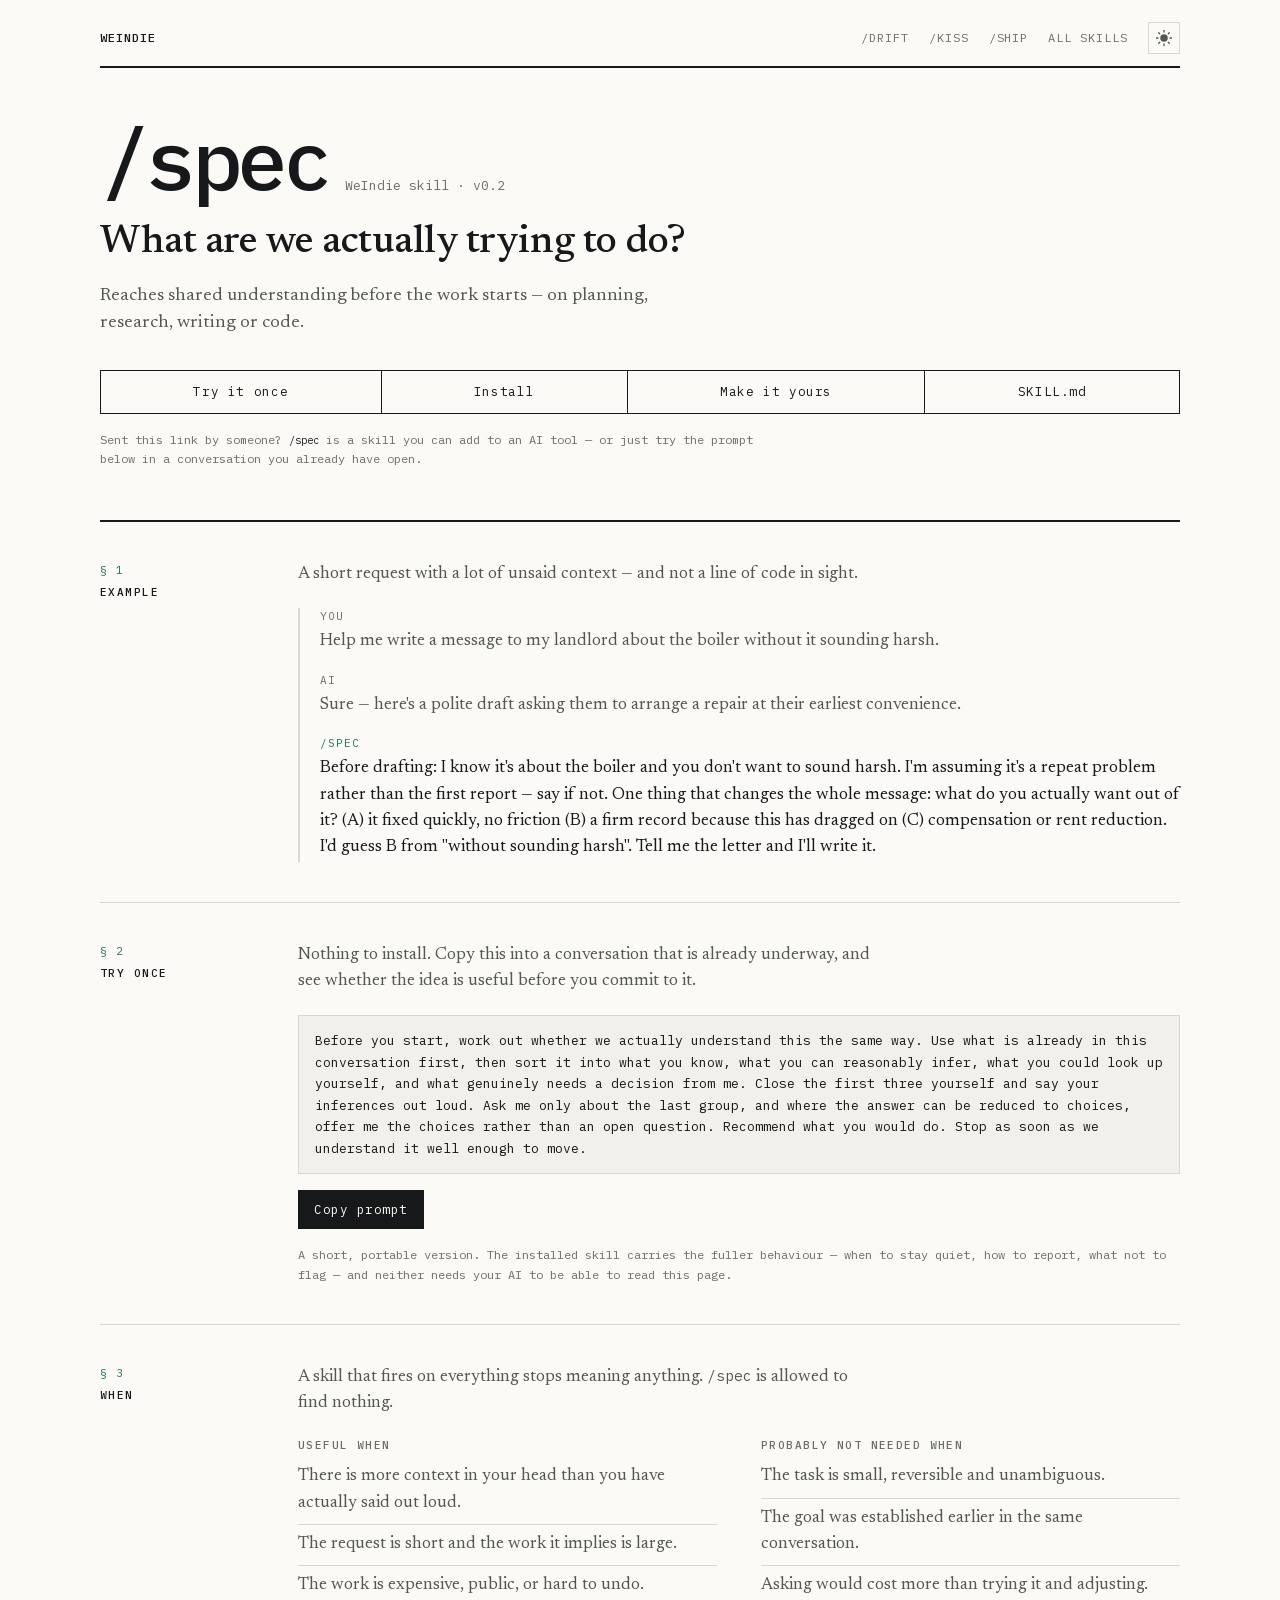
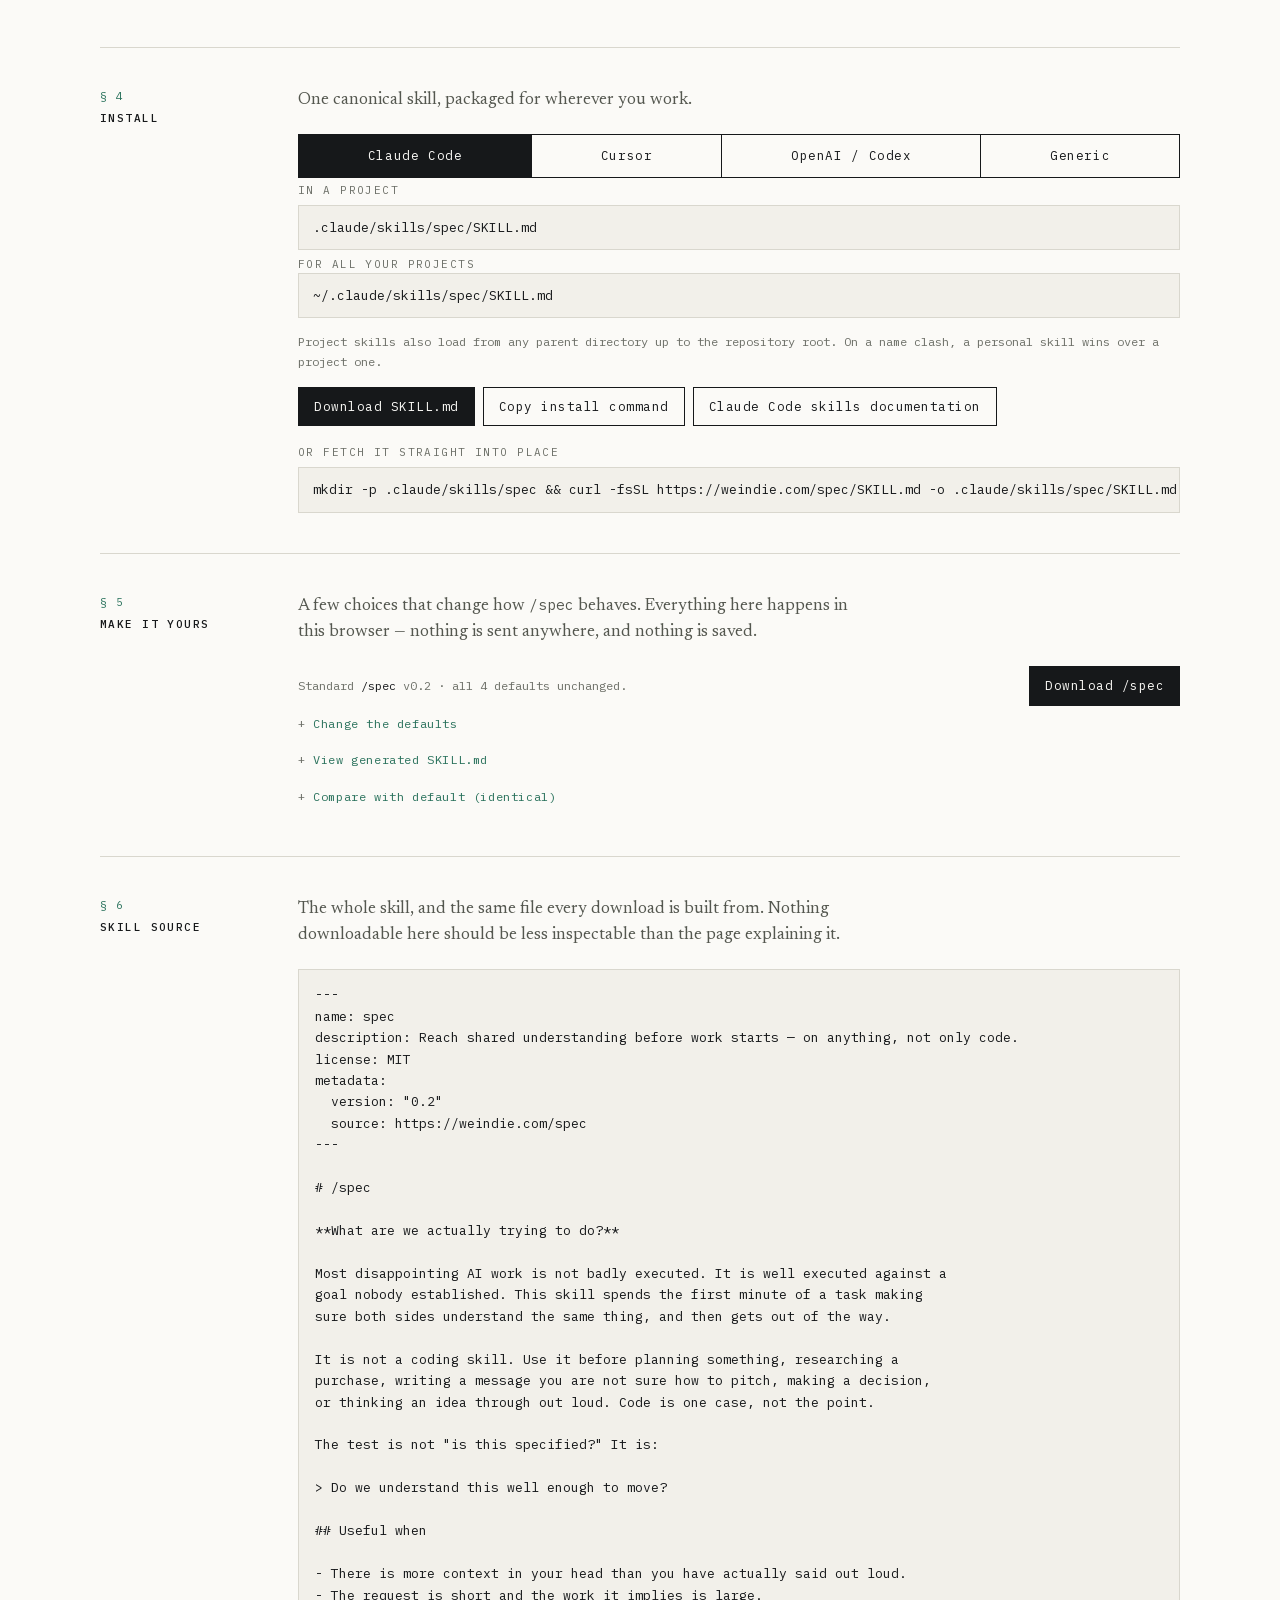
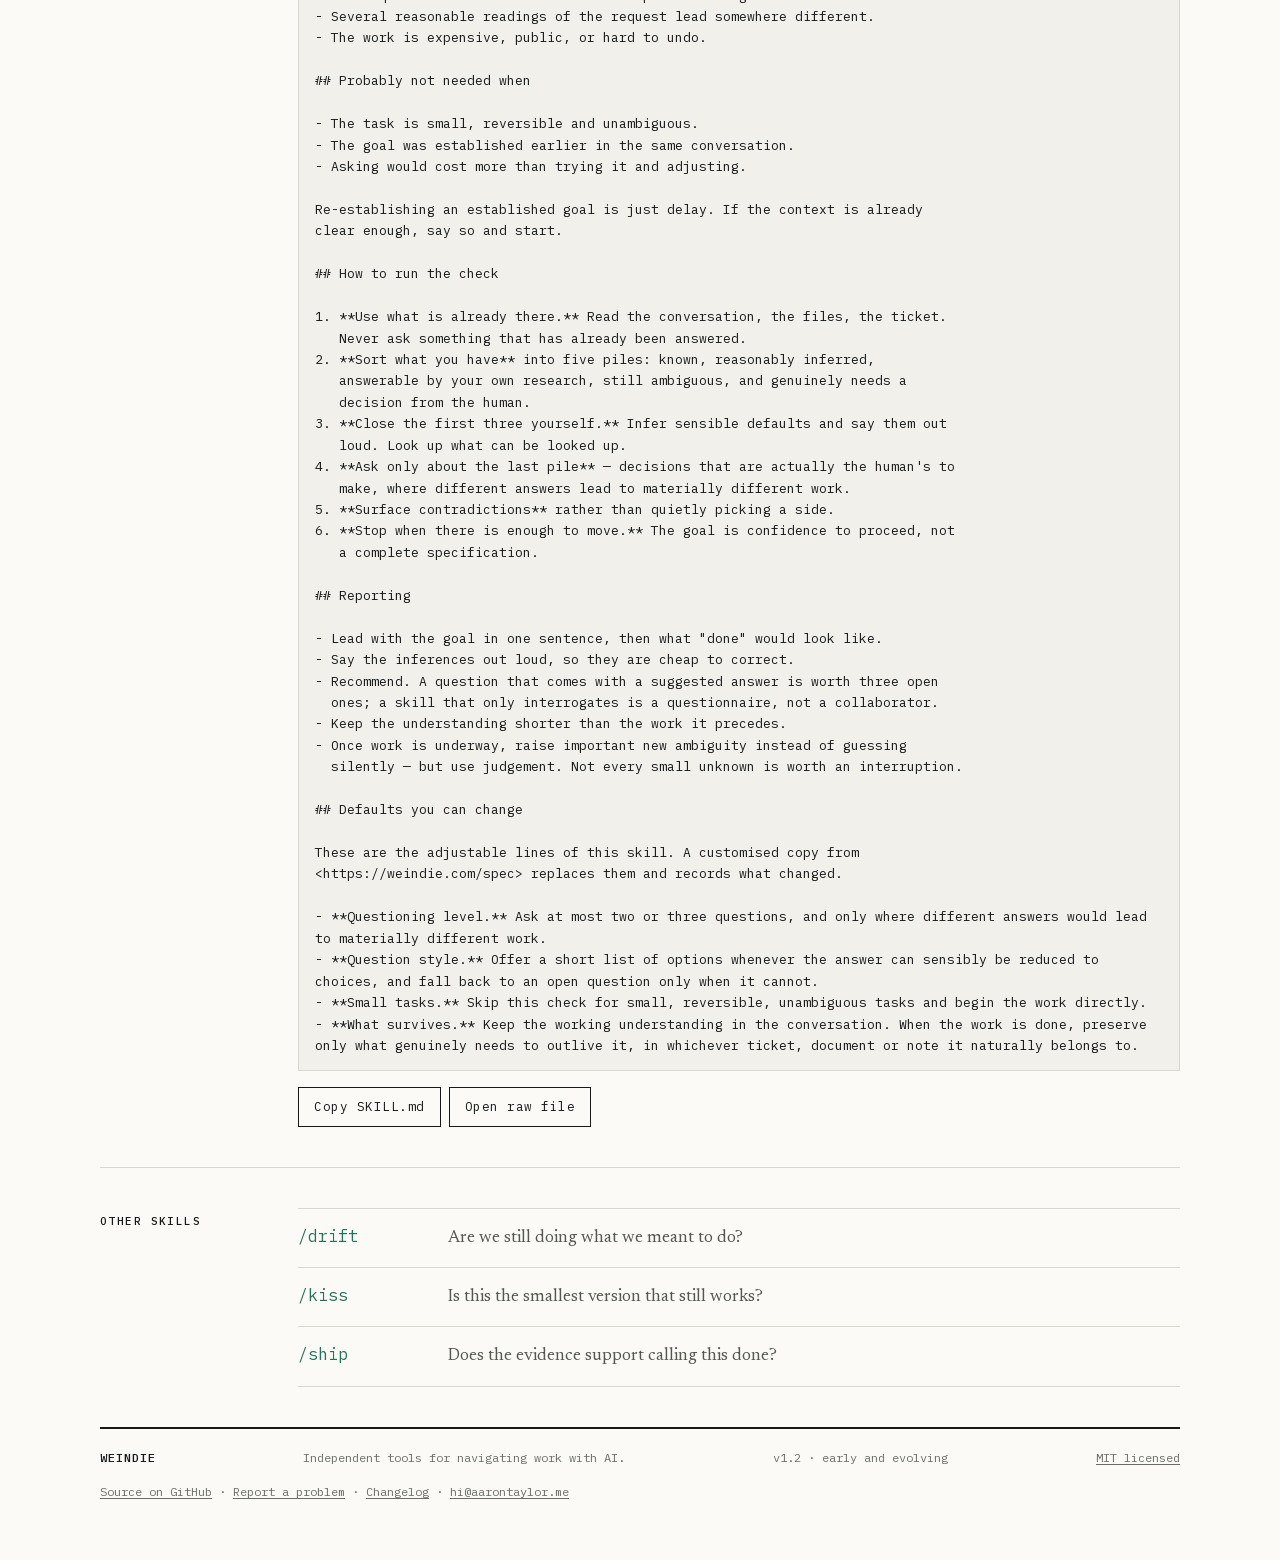
<file: spec.html>
<!doctype html>
<html lang="en">
<head>
  <meta charset="utf-8">
  <meta name="viewport" content="width=device-width,initial-scale=1">
  <title>/spec — WeIndie</title>
  <meta name="description" content="What are we actually trying to do? Reaches shared understanding with an AI before the work starts — on planning, research, writing or code.">
  <link rel="canonical" href="https://weindie.com/spec">
  <link rel="alternate" type="application/atom+xml" title="WeIndie changelog" href="/feed.xml">
  <link rel="icon" href="data:image/svg+xml,%3Csvg xmlns='http://www.w3.org/2000/svg' viewBox='0 0 32 32'%3E%3Crect width='32' height='32' fill='%23315c4d'/%3E%3Cpath d='M8 22L14 10M18 22l6-12' fill='none' stroke='%23fbfaf7' stroke-width='2.5' stroke-linecap='round'/%3E%3C/svg%3E">
  <meta property="og:type" content="website">
  <meta property="og:site_name" content="WeIndie">
  <meta property="og:title" content="/spec — WeIndie">
  <meta property="og:description" content="What are we actually trying to do? Reaches shared understanding with an AI before the work starts — on planning, research, writing or code.">
  <meta property="og:url" content="https://weindie.com/spec">
  <meta property="og:image" content="https://weindie.com/og/spec.png">
  <meta property="og:image:type" content="image/png">
  <meta property="og:image:width" content="1200">
  <meta property="og:image:height" content="630">
  <meta property="og:image:alt" content="/spec — What are we actually trying to do?">
  <meta name="twitter:card" content="summary_large_image">
  <meta name="twitter:title" content="/spec — WeIndie">
  <meta name="twitter:description" content="What are we actually trying to do? Reaches shared understanding with an AI before the work starts — on planning, research, writing or code.">
  <meta name="twitter:image" content="https://weindie.com/og/spec.png">
  <meta name="twitter:image:alt" content="/spec — What are we actually trying to do?">
  <link rel="preload" href="/fonts/ibm-plex-mono-400.woff2" as="font" type="font/woff2" crossorigin>
  <link rel="preload" href="/fonts/ibm-plex-mono-500.woff2" as="font" type="font/woff2" crossorigin>
  <link rel="preload" href="/fonts/newsreader-var.woff2" as="font" type="font/woff2" crossorigin>
  <style>/* WeIndie — Direction B, "Plain Text".
   The product is readable plain-text files, so the site is set like one:
   monospace carries structure, a reading serif carries language, and there
   are no cards. Separation comes from rules and space. */

@font-face{font-family:"IBM Plex Mono";src:url(/fonts/ibm-plex-mono-400.woff2) format("woff2");font-weight:400;font-style:normal;font-display:swap}
@font-face{font-family:"IBM Plex Mono";src:url(/fonts/ibm-plex-mono-500.woff2) format("woff2");font-weight:500;font-style:normal;font-display:swap}
@font-face{font-family:"Newsreader";src:url(/fonts/newsreader-var.woff2) format("woff2");font-weight:400 600;font-style:normal;font-display:swap}

:root{
  --paper:#fbfaf7;
  --sunk:#f2f0ea;
  --rule:#d9d7ce;
  --ink:#16181a;
  --muted:#54574f;
  --faint:#6b6e66;
  --accent:#27705a;
  --accent-deep:#1a5342;
  --mono:"IBM Plex Mono",ui-monospace,SFMono-Regular,Menlo,Consolas,monospace;
  --serif:"Newsreader",Georgia,"Times New Roman",serif;
  --gut:clamp(20px,4vw,44px);
  --add:#1f6b45;
  --del:#a8412c;
  color-scheme:light;
}

/* Dark is the same document under a reading lamp: warmer ink, same structure.
   Defined three times so system-default, explicit-light and explicit-dark all
   resolve — never style a component from inside one of these blocks. */
@media (prefers-color-scheme:dark){
  :root:not([data-theme="light"]){
    --paper:#121412;--sunk:#1a1d1a;--rule:#2d312c;
    --ink:#ece9e1;--muted:#a9a89d;--faint:#83867c;
    --accent:#5cb894;--accent-deep:#7fd0af;
    --add:#6fd39c;--del:#e0876e;
    color-scheme:dark;
  }
}
:root[data-theme="dark"]{
  --paper:#121412;--sunk:#1a1d1a;--rule:#2d312c;
  --ink:#ece9e1;--muted:#a9a89d;--faint:#83867c;
  --accent:#5cb894;--accent-deep:#7fd0af;
  --add:#6fd39c;--del:#e0876e;
  color-scheme:dark;
}

*{box-sizing:border-box}
html{scroll-behavior:smooth}
body{
  margin:0;background:var(--paper);color:var(--ink);
  font-family:var(--serif);font-size:17px;line-height:1.55;
  -webkit-font-smoothing:antialiased;
}
@media (prefers-reduced-motion:reduce){html{scroll-behavior:auto}*,.theming *{transition:none!important;animation:none!important}}

button,input,textarea,select{font:inherit;color:inherit}
a{color:var(--accent)}
a:hover{color:var(--accent-deep)}
:focus-visible{outline:2px solid var(--accent);outline-offset:2px}
h1,h2,h3,h4{margin:0;font-weight:400;text-wrap:balance}
p{margin:0}
code{font-family:var(--mono);font-size:.86em}

.wrap{width:min(1080px,calc(100% - var(--gut)*2));margin:0 auto}

.skip{position:absolute;left:-9999px;top:0;z-index:20;font-family:var(--mono);font-size:12px;
  background:var(--ink);color:var(--paper);padding:10px 16px;text-decoration:none}
.skip:focus{left:8px;top:8px}

/* ---------- masthead ---------- */
.nav{
  display:flex;justify-content:space-between;align-items:baseline;gap:16px;
  font-family:var(--mono);font-size:12px;letter-spacing:.08em;text-transform:uppercase;
  padding:22px 0 12px;border-bottom:2px solid var(--ink);
}
.brand{color:var(--ink);text-decoration:none;font-weight:500}
.navlinks{display:flex;gap:20px;color:var(--faint)}
.navlinks a{color:var(--faint);text-decoration:none}
.navlinks a:hover{color:var(--accent)}
.navend{display:flex;align-items:center;gap:20px}
.vh{position:absolute;width:1px;height:1px;overflow:hidden;clip-path:inset(50%);white-space:nowrap}

/* A bordered control, not another word in a row of words. */
.theme{
  display:grid;place-items:center;width:32px;height:32px;flex:none;
  border:1px solid var(--rule);background:transparent;color:var(--muted);
  cursor:pointer;padding:0;position:relative;
  transition:color .2s,border-color .2s,background-color .2s;
}
.theme:hover{color:var(--accent);border-color:var(--accent);background:var(--sunk)}
.tsvg{width:18px;height:18px;display:block;overflow:visible}
.tsvg .orb{fill:currentColor;transform-box:fill-box;transform-origin:center;
  transition:transform .42s cubic-bezier(.34,1.28,.5,1)}
.tsvg .cut{transform-box:fill-box;transform-origin:center;
  transition:transform .42s cubic-bezier(.34,1.28,.5,1)}
.tsvg .rays{stroke:currentColor;stroke-width:1.7;transform-box:fill-box;transform-origin:center;
  transition:transform .42s cubic-bezier(.34,1.28,.5,1),opacity .24s ease}
.tsvg{transition:transform .42s cubic-bezier(.34,1.28,.5,1)}

/* Light: a sun. The mask circle is parked clear of the orb so it bites nothing. */
.tsvg .cut{transform:translate(10px,-10px)}

/* Dark: the orb grows, the mask slides in, the rays retract. Declared for all
   three states so the icon is right before any script runs. */
@media (prefers-color-scheme:dark){
  :root:not([data-theme="light"]) .tsvg{transform:rotate(-12deg)}
  :root:not([data-theme="light"]) .tsvg .orb{transform:scale(1.5) translate(1.4px,-1.4px)}
  :root:not([data-theme="light"]) .tsvg .cut{transform:translate(0,0)}
  :root:not([data-theme="light"]) .tsvg .rays{transform:scale(.4);opacity:0}
}
:root[data-theme="dark"] .tsvg{transform:rotate(-12deg)}
:root[data-theme="dark"] .tsvg .orb{transform:scale(1.5) translate(1.4px,-1.4px)}
:root[data-theme="dark"] .tsvg .cut{transform:translate(0,0)}
:root[data-theme="dark"] .tsvg .rays{transform:scale(.4);opacity:0}

/* Colours cross-fade only while the theme is actually changing. */
.theming *{transition:background-color .3s ease,color .3s ease,border-color .3s ease,fill .3s ease!important}

/* ---------- shared type ---------- */
.label{font-family:var(--mono);font-size:11px;letter-spacing:.13em;text-transform:uppercase;color:var(--faint)}
.lede{color:var(--muted);max-width:34em}
.small{font-family:var(--mono);font-size:12px;line-height:1.6;color:var(--faint)}

/* one code treatment, everywhere */
.code{
  font-family:var(--mono);font-size:13px;line-height:1.65;
  background:var(--sunk);border:1px solid var(--rule);
  padding:14px 16px;overflow-x:auto;white-space:pre-wrap;word-wrap:break-word;
  margin:0;color:var(--ink);
}
.code.oneline{white-space:pre;padding:11px 14px}

/* buttons: mono, square, hairline */
.btn{
  font-family:var(--mono);font-size:12.5px;letter-spacing:.04em;
  border:1px solid var(--ink);background:transparent;color:var(--ink);
  padding:9px 15px;cursor:pointer;text-decoration:none;display:inline-block;
}
.btn:hover{background:var(--ink);color:var(--paper)}
.btn.primary{background:var(--ink);color:var(--paper)}
.btn.primary:hover{background:var(--accent);border-color:var(--accent);color:#fff}
.btnrow{display:flex;flex-wrap:wrap;gap:8px;margin-top:16px}

/* segmented switch */
.seg{display:flex;flex-wrap:wrap;border:1px solid var(--ink)}
.seg > *{
  flex:1 1 auto;text-align:center;font-family:var(--mono);font-size:12.5px;letter-spacing:.05em;
  padding:11px 12px;border:0;border-right:1px solid var(--ink);background:transparent;
  color:var(--ink);text-decoration:none;cursor:pointer;white-space:nowrap;
}
.seg > *:last-child{border-right:0}
.seg > *:hover{background:var(--sunk)}
.seg > .on,.seg > [aria-pressed="true"]{background:var(--ink);color:var(--paper)}
.seg > .on:hover,.seg > [aria-pressed="true"]:hover{background:var(--ink)}

/* ---------- skill page head ---------- */
.shead{padding:52px 0 0}
.stitle{display:flex;align-items:baseline;gap:16px;flex-wrap:wrap}
.stitle h1{
  font-family:var(--mono);font-weight:500;
  font-size:clamp(46px,9vw,84px);line-height:.94;letter-spacing:-.05em;
}
.stitle .ver{font-family:var(--mono);font-size:13px;color:var(--faint)}
.squestion{
  font-size:clamp(27px,4.2vw,40px);line-height:1.14;letter-spacing:-.012em;
  margin-top:22px;max-width:17em;font-weight:500;
}
.ssummary{margin-top:16px;color:var(--muted);max-width:33em;font-size:18px}
.actions{margin-top:32px}
.crumbs{margin-top:16px;font-family:var(--mono);font-size:12px;line-height:1.6;color:var(--faint);max-width:56em}
.crumbs code{color:var(--ink)}

/* ---------- numbered blocks (the label rail) ---------- */
.blk{
  display:grid;grid-template-columns:154px minmax(0,1fr);gap:var(--gut);
  border-top:1px solid var(--rule);padding:40px 0;margin-top:0;
}
.blk:first-of-type{border-top:2px solid var(--ink);margin-top:52px}
.rail{position:sticky;top:22px;align-self:start}
.rail .n{font-family:var(--mono);font-size:11px;color:var(--accent);letter-spacing:.1em}
.rail h2{font-family:var(--mono);font-size:11px;letter-spacing:.13em;text-transform:uppercase;color:var(--ink);margin-top:5px;font-weight:500}
.body{min-width:0}
.body > .lede{margin-bottom:20px;font-size:17px}
.body > .lede:last-child{margin-bottom:0}
.stack{display:flex;flex-direction:column;gap:16px}

/* transcript — a conversation, deliberately not styled as code */
.chat{border-left:2px solid var(--rule);padding-left:20px;display:flex;flex-direction:column;gap:16px}
.msg .who{font-family:var(--mono);font-size:11px;letter-spacing:.1em;text-transform:uppercase;color:var(--faint);margin-bottom:4px}
.msg.skill .who{color:var(--accent)}
.msg p{color:var(--muted)}
.msg.skill p{color:var(--ink)}

/* two lists, no boxes */
.two{display:grid;grid-template-columns:1fr 1fr;gap:var(--gut)}
.two h3{font-family:var(--mono);font-size:11px;letter-spacing:.13em;text-transform:uppercase;color:var(--faint);margin-bottom:10px;font-weight:500}
.two ul{margin:0;padding:0;list-style:none}
.two li{color:var(--muted);padding:7px 0;border-top:1px solid var(--rule)}
.two li:first-child{border-top:0;padding-top:0}

/* install */
.dest{display:grid;gap:6px;margin-top:4px}
.dest .label{margin-top:10px}
.dest .label:first-child{margin-top:0}

/* customiser */
.opt{padding:16px 0;border-top:1px solid var(--rule)}
.opt:first-of-type{border-top:0;padding-top:0}
.opt .lbl{font-family:var(--mono);font-size:12.5px;letter-spacing:.03em}
.opt .help{color:var(--muted);font-size:15.5px;margin:2px 0 10px}
.opt .seg{border-color:var(--rule)}
.opt .seg > *{border-right-color:var(--rule);font-size:12px;padding:8px 11px}
.opt .seg > [aria-pressed="true"]{background:var(--accent);border-color:var(--accent);color:#fff}

.resting{display:flex;flex-wrap:wrap;align-items:baseline;gap:10px 16px;justify-content:space-between}
.resting .now{font-family:var(--mono);font-size:12px;color:var(--faint);line-height:1.7}
.resting .now b{color:var(--ink);font-weight:400}

.changes{border-left:2px solid var(--accent);padding-left:18px;display:flex;flex-direction:column;gap:14px}
.changes .h{font-family:var(--mono);font-size:11px;letter-spacing:.13em;text-transform:uppercase;color:var(--accent)}
.chg b{display:block;font-family:var(--mono);font-size:12px;font-weight:400;color:var(--faint);letter-spacing:.03em}
.chg .was{color:var(--faint);text-decoration:line-through;text-decoration-thickness:1px}
.chg .now{color:var(--ink)}
.none{color:var(--muted)}

details.reveal > summary{
  font-family:var(--mono);font-size:12px;letter-spacing:.05em;color:var(--accent);
  cursor:pointer;padding:9px 0;list-style:none;
}
details.reveal > summary::-webkit-details-marker{display:none}
details.reveal > summary::before{content:"+ ";color:var(--faint)}
details.reveal[open] > summary::before{content:"− "}
details.reveal[open] > summary{margin-bottom:10px}

/* diff keeps the one code treatment, tinted by sign only */
.diff{font-family:var(--mono);font-size:13px;line-height:1.65;background:var(--sunk);border:1px solid var(--rule);padding:14px 16px;overflow-x:auto;margin:0}
/* every line is a block; context lines carry class="" so :not([class]) misses them */
.diff span{display:block;color:var(--muted)}
.diff .add{color:var(--add)}
.diff .del{color:var(--del)}
.diff .hunk{color:var(--faint)}

/* other skills */
.index{display:grid;gap:0;border-top:1px solid var(--rule)}
.index a{
  display:grid;grid-template-columns:130px minmax(0,1fr);gap:20px;align-items:baseline;
  padding:15px 0;border-bottom:1px solid var(--rule);text-decoration:none;color:var(--ink);
}
.index a:hover{background:var(--sunk)}
.index .k{font-family:var(--mono);font-size:16px;color:var(--accent)}
.index .q{color:var(--muted);font-size:17px}
.index a:hover .q{color:var(--ink)}

/* toast */
.toast{
  position:fixed;left:50%;bottom:24px;transform:translateX(-50%) translateY(12px);
  background:var(--ink);color:var(--paper);padding:10px 18px;
  font-family:var(--mono);font-size:12px;letter-spacing:.04em;
  opacity:0;pointer-events:none;transition:opacity .16s,transform .16s;z-index:9;
}
.toast.show{opacity:1;transform:translateX(-50%) translateY(0)}

/* footer */
footer{border-top:2px solid var(--ink);margin-top:64px;padding:20px 0 56px}
.foot{
  display:flex;flex-wrap:wrap;justify-content:space-between;gap:10px 24px;
  font-family:var(--mono);font-size:12px;color:var(--faint);
}
.foot b{color:var(--ink);font-weight:500;letter-spacing:.08em;text-transform:uppercase}
.foot a{color:var(--faint);text-decoration:underline;text-underline-offset:2px;text-decoration-thickness:1px}
.foot a:hover{color:var(--accent)}
/* The door. Plain inline text rather than a flex row: the separators are glued
   to the link before them with &nbsp;, so wrapping can never leave a middot
   stranded at the start of a line. */
.foot2{
  margin-top:14px;line-height:1.9;
  font-family:var(--mono);font-size:12px;color:var(--faint);
}
.foot2 a{color:var(--faint);text-decoration:underline;text-underline-offset:2px;text-decoration-thickness:1px}
.foot2 a:hover{color:var(--accent)}

@media (max-width:820px){
  .blk{grid-template-columns:1fr;gap:16px;padding:32px 0}
  .rail{position:static;display:flex;align-items:baseline;gap:12px}
  .rail h2{margin-top:0}
  .two{grid-template-columns:1fr;gap:26px}
  .navlinks{gap:14px}
}
@media (max-width:560px){
  body{font-size:16px}
  .navlinks{display:none}
  .seg{flex-direction:column}
  .seg > *{border-right:0;border-bottom:1px solid var(--ink);text-align:left}
  .seg > *:last-child{border-bottom:0}
  .opt .seg > *{border-bottom-color:var(--rule)}
  .index a{grid-template-columns:1fr;gap:4px}
}

/* ---------- print ----------
   A manual should print like one: ink on white, every panel open, and the
   controls gone since none of them do anything on paper. */
@media print{
  :root{
    --paper:#fff;--sunk:#fff;--rule:#bbb;--ink:#000;--muted:#333;--faint:#555;
    --accent:#000;--accent-deep:#000;--add:#000;--del:#000;
  }
  body{font-size:11pt;line-height:1.45}
  .nav,.skip,.actions,.btnrow,.toast,.navlinks,.theme,.crumbs{display:none!important}
  .index a:hover{background:none}
  details.reveal{display:none}            /* generated + diff are per-visit, not part of the document */
  .blk{grid-template-columns:130px minmax(0,1fr);page-break-inside:avoid;border-top:1px solid #bbb}
  .blk:first-of-type{border-top:1px solid #000;margin-top:24px}
  .rail{position:static}
  .code,.diff{border:1px solid #bbb;background:#fff;white-space:pre-wrap}
  .chat{border-left:1px solid #bbb}
  .shead{padding-top:0}
  a{text-decoration:none}
  .body a[href^="http"]::after,.body a[href^="/"]::after{content:" (" attr(href) ")";font-family:var(--mono);font-size:9pt;color:#555}
  footer{border-top:1px solid #000}
  section,footer{page-break-inside:avoid}
}
</style>
  <script>try{var t=localStorage.getItem('weindie-theme');if(t==='dark'||t==='light')document.documentElement.setAttribute('data-theme',t)}catch(e){}</script>
</head>
<body>
  <a class="skip" href="#main">Skip to content</a>
  <header class="wrap nav">
    <a class="brand" href="/">weindie</a>
    <div class="navend">
      <nav class="navlinks"><a href="/drift">/drift</a><a href="/kiss">/kiss</a><a href="/ship">/ship</a><a href="/#skills">All skills</a></nav>
      <button class="theme" id="theme" type="button"><svg class="tsvg" viewBox="0 0 24 24" aria-hidden="true" focusable="false">
        <mask id="tcut"><rect width="24" height="24" fill="#fff"/><circle class="cut" cx="15.5" cy="8.5" r="7" fill="#000"/></mask>
        <circle class="orb" cx="12" cy="12" r="5" mask="url(#tcut)"/>
        <g class="rays" stroke-linecap="round">
          <line x1="12" y1="2" x2="12" y2="4"/><line x1="12" y1="20" x2="12" y2="22"/>
          <line x1="2" y1="12" x2="4" y2="12"/><line x1="20" y1="12" x2="22" y2="12"/>
          <line x1="4.9" y1="4.9" x2="6.3" y2="6.3"/><line x1="17.7" y1="17.7" x2="19.1" y2="19.1"/>
          <line x1="4.9" y1="19.1" x2="6.3" y2="17.7"/><line x1="17.7" y1="6.3" x2="19.1" y2="4.9"/>
        </g>
      </svg><span class="vh">Switch theme</span></button>
    </div>
  </header>
  <main class="wrap" id="main">
    <div class="shead">
      <div class="stitle"><h1>/spec</h1><span class="ver">WeIndie skill &middot; v0.2</span></div>
      <h2 class="squestion">What are we actually trying to do?</h2>
      <p class="ssummary">Reaches shared understanding before the work starts — on planning, research, writing or code.</p>
      <div class="actions seg">
        <a href="#try-once">Try it once</a>
        <a href="#install">Install</a>
        <a href="#make-it-yours">Make it yours</a>
        <a href="#skill-source">SKILL.md</a>
      </div>
      <p class="crumbs">Sent this link by someone? <code>/spec</code> is a skill you can add to an AI tool &mdash; or just try the prompt below in a conversation you already have open.</p>
    </div>
    <section class="blk" id="example">
      <div class="rail"><div class="n">&sect; 1</div><h2>Example</h2></div>
      <div class="body"><p class="lede">A short request with a lot of unsaid context — and not a line of code in sight.</p>
        <div class="chat"><div class="msg"><div class="who">You</div><p>Help me write a message to my landlord about the boiler without it sounding harsh.</p></div><div class="msg"><div class="who">AI</div><p>Sure — here's a polite draft asking them to arrange a repair at their earliest convenience.</p></div><div class="msg skill"><div class="who">/spec</div><p>Before drafting: I know it's about the boiler and you don't want to sound harsh. I'm assuming it's a repeat problem rather than the first report — say if not. One thing that changes the whole message: what do you actually want out of it? (A) it fixed quickly, no friction (B) a firm record because this has dragged on (C) compensation or rent reduction. I'd guess B from &quot;without sounding harsh&quot;. Tell me the letter and I'll write it.</p></div></div></div>
    </section>
    <section class="blk" id="try-once">
      <div class="rail"><div class="n">&sect; 2</div><h2>Try once</h2></div>
      <div class="body"><p class="lede">Nothing to install. Copy this into a conversation that is already underway, and see whether the idea is useful before you commit to it.</p>
        <pre class="code" id="tryPrompt">Before you start, work out whether we actually understand this the same way. Use what is already in this conversation first, then sort it into what you know, what you can reasonably infer, what you could look up yourself, and what genuinely needs a decision from me. Close the first three yourself and say your inferences out loud. Ask me only about the last group, and where the answer can be reduced to choices, offer me the choices rather than an open question. Recommend what you would do. Stop as soon as we understand it well enough to move.</pre>
        <div class="btnrow"><button class="btn primary" id="copyTry">Copy prompt</button></div>
        <p class="small" style="margin-top:16px">A short, portable version. The installed skill carries the fuller behaviour &mdash; when to stay quiet, how to report, what not to flag &mdash; and neither needs your AI to be able to read this page.</p></div>
    </section>
    <section class="blk" id="when">
      <div class="rail"><div class="n">&sect; 3</div><h2>When</h2></div>
      <div class="body"><p class="lede">A skill that fires on everything stops meaning anything. <code>/spec</code> is allowed to find nothing.</p>
        <div class="two">
          <div><h3>Useful when</h3><ul><li>There is more context in your head than you have actually said out loud.</li><li>The request is short and the work it implies is large.</li><li>The work is expensive, public, or hard to undo.</li></ul></div>
          <div><h3>Probably not needed when</h3><ul><li>The task is small, reversible and unambiguous.</li><li>The goal was established earlier in the same conversation.</li><li>Asking would cost more than trying it and adjusting.</li></ul></div>
        </div></div>
    </section>
    <section class="blk" id="install">
      <div class="rail"><div class="n">&sect; 4</div><h2>Install</h2></div>
      <div class="body"><p class="lede">One canonical skill, packaged for wherever you work.</p>
        <div class="seg" id="platforms" role="group" aria-label="Environment">
          <button data-platform="claude" aria-pressed="true">Claude Code</button><button data-platform="cursor" aria-pressed="false">Cursor</button><button data-platform="codex" aria-pressed="false">OpenAI / Codex</button><button data-platform="generic" aria-pressed="false">Generic</button>
        </div>
        <div class="dest">
          <div class="label">In a project</div>
          <div class="code oneline" id="destPath"></div>
          <div id="destUserRow"><div class="label">For all your projects</div><div class="code oneline" id="destUser"></div></div>
        </div>
        <p class="small" id="platformNote" style="margin-top:14px"></p>
        <div class="btnrow">
          <button class="btn primary" id="dlCanonical">Download SKILL.md</button>
          <button class="btn" id="copyCmd">Copy install command</button>
          <a class="btn" id="docsLink" href="#" target="_blank" rel="noreferrer noopener"></a>
        </div>
        <div class="label" style="margin:18px 0 6px">Or fetch it straight into place</div>
        <div class="code oneline" id="cmd"></div></div>
    </section>
    <section class="blk" id="make-it-yours">
      <div class="rail"><div class="n">&sect; 5</div><h2>Make it yours</h2></div>
      <div class="body"><p class="lede">A few choices that change how <code>/spec</code> behaves. Everything here happens in this browser &mdash; nothing is sent anywhere, and nothing is saved.</p>
        <div class="resting">
          <div class="now" id="restNow"></div>
          <button class="btn primary" id="dlCustom">Download /spec</button>
        </div>
        <details class="reveal" id="optsWrap"><summary>Change the defaults</summary><div id="opts"></div></details>
        <div class="changes" id="changes"></div>
        <details class="reveal"><summary>View generated SKILL.md</summary><pre class="code" id="gen"></pre></details>
        <details class="reveal"><summary id="diffTitle">Compare with default</summary><pre class="diff" id="diff"></pre></details></div>
    </section>
    <section class="blk" id="skill-source">
      <div class="rail"><div class="n">&sect; 6</div><h2>Skill source</h2></div>
      <div class="body"><p class="lede">The whole skill, and the same file every download is built from. Nothing downloadable here should be less inspectable than the page explaining it.</p>
        <pre class="code">---
name: spec
description: Reach shared understanding before work starts — on anything, not only code.
license: MIT
metadata:
  version: &quot;0.2&quot;
  source: https://weindie.com/spec
---

# /spec

**What are we actually trying to do?**

Most disappointing AI work is not badly executed. It is well executed against a
goal nobody established. This skill spends the first minute of a task making
sure both sides understand the same thing, and then gets out of the way.

It is not a coding skill. Use it before planning something, researching a
purchase, writing a message you are not sure how to pitch, making a decision,
or thinking an idea through out loud. Code is one case, not the point.

The test is not &quot;is this specified?&quot; It is:

&gt; Do we understand this well enough to move?

## Useful when

- There is more context in your head than you have actually said out loud.
- The request is short and the work it implies is large.
- Several reasonable readings of the request lead somewhere different.
- The work is expensive, public, or hard to undo.

## Probably not needed when

- The task is small, reversible and unambiguous.
- The goal was established earlier in the same conversation.
- Asking would cost more than trying it and adjusting.

Re-establishing an established goal is just delay. If the context is already
clear enough, say so and start.

## How to run the check

1. **Use what is already there.** Read the conversation, the files, the ticket.
   Never ask something that has already been answered.
2. **Sort what you have** into five piles: known, reasonably inferred,
   answerable by your own research, still ambiguous, and genuinely needs a
   decision from the human.
3. **Close the first three yourself.** Infer sensible defaults and say them out
   loud. Look up what can be looked up.
4. **Ask only about the last pile** — decisions that are actually the human's to
   make, where different answers lead to materially different work.
5. **Surface contradictions** rather than quietly picking a side.
6. **Stop when there is enough to move.** The goal is confidence to proceed, not
   a complete specification.

## Reporting

- Lead with the goal in one sentence, then what &quot;done&quot; would look like.
- Say the inferences out loud, so they are cheap to correct.
- Recommend. A question that comes with a suggested answer is worth three open
  ones; a skill that only interrogates is a questionnaire, not a collaborator.
- Keep the understanding shorter than the work it precedes.
- Once work is underway, raise important new ambiguity instead of guessing
  silently — but use judgement. Not every small unknown is worth an interruption.

## Defaults you can change

These are the adjustable lines of this skill. A customised copy from
&lt;https://weindie.com/spec&gt; replaces them and records what changed.

- **Questioning level.** Ask at most two or three questions, and only where different answers would lead to materially different work.
- **Question style.** Offer a short list of options whenever the answer can sensibly be reduced to choices, and fall back to an open question only when it cannot.
- **Small tasks.** Skip this check for small, reversible, unambiguous tasks and begin the work directly.
- **What survives.** Keep the working understanding in the conversation. When the work is done, preserve only what genuinely needs to outlive it, in whichever ticket, document or note it naturally belongs to.
</pre>
        <div class="btnrow"><button class="btn" id="copySource">Copy SKILL.md</button><a class="btn" href="/spec/SKILL.md">Open raw file</a></div></div>
    </section>
    <section class="blk" id="other-skills">
      <div class="rail"><h2>Other skills</h2></div>
      <div class="body"><div class="index"><a href="/drift"><span class="k">/drift</span><span class="q">Are we still doing what we meant to do?</span></a><a href="/kiss"><span class="k">/kiss</span><span class="q">Is this the smallest version that still works?</span></a><a href="/ship"><span class="k">/ship</span><span class="q">Does the evidence support calling this done?</span></a></div></div>
    </section>
  </main>
  <footer class="wrap"><div class="foot"><b>weindie</b><span>Independent tools for navigating work with AI.</span><span>v1.2 &middot; early and evolving</span><span><a href="/LICENSE.txt">MIT licensed</a></span></div><div class="foot2"><a href="https://github.com/aarontaylor-dev/weindie">Source on GitHub</a>&nbsp;&middot; <a href="https://github.com/aarontaylor-dev/weindie/issues/new">Report a problem</a>&nbsp;&middot; <a href="/changelog">Changelog</a>&nbsp;&middot; <a href="mailto:hi@aarontaylor.me">hi@aarontaylor.me</a></div></footer>
  <script>window.SKILL={"slug":"spec","version":"0.2","source":"https://weindie.com/spec","raw":"https://weindie.com/spec/SKILL.md","canonical":"---\nname: spec\ndescription: Reach shared understanding before work starts — on anything, not only code.\nlicense: MIT\nmetadata:\n  version: \"0.2\"\n  source: https://weindie.com/spec\n---\n\n# /spec\n\n**What are we actually trying to do?**\n\nMost disappointing AI work is not badly executed. It is well executed against a\ngoal nobody established. This skill spends the first minute of a task making\nsure both sides understand the same thing, and then gets out of the way.\n\nIt is not a coding skill. Use it before planning something, researching a\npurchase, writing a message you are not sure how to pitch, making a decision,\nor thinking an idea through out loud. Code is one case, not the point.\n\nThe test is not \"is this specified?\" It is:\n\n> Do we understand this well enough to move?\n\n## Useful when\n\n- There is more context in your head than you have actually said out loud.\n- The request is short and the work it implies is large.\n- Several reasonable readings of the request lead somewhere different.\n- The work is expensive, public, or hard to undo.\n\n## Probably not needed when\n\n- The task is small, reversible and unambiguous.\n- The goal was established earlier in the same conversation.\n- Asking would cost more than trying it and adjusting.\n\nRe-establishing an established goal is just delay. If the context is already\nclear enough, say so and start.\n\n## How to run the check\n\n1. **Use what is already there.** Read the conversation, the files, the ticket.\n   Never ask something that has already been answered.\n2. **Sort what you have** into five piles: known, reasonably inferred,\n   answerable by your own research, still ambiguous, and genuinely needs a\n   decision from the human.\n3. **Close the first three yourself.** Infer sensible defaults and say them out\n   loud. Look up what can be looked up.\n4. **Ask only about the last pile** — decisions that are actually the human's to\n   make, where different answers lead to materially different work.\n5. **Surface contradictions** rather than quietly picking a side.\n6. **Stop when there is enough to move.** The goal is confidence to proceed, not\n   a complete specification.\n\n## Reporting\n\n- Lead with the goal in one sentence, then what \"done\" would look like.\n- Say the inferences out loud, so they are cheap to correct.\n- Recommend. A question that comes with a suggested answer is worth three open\n  ones; a skill that only interrogates is a questionnaire, not a collaborator.\n- Keep the understanding shorter than the work it precedes.\n- Once work is underway, raise important new ambiguity instead of guessing\n  silently — but use judgement. Not every small unknown is worth an interruption.\n\n## Defaults you can change\n\nThese are the adjustable lines of this skill. A customised copy from\n\u003chttps://weindie.com/spec> replaces them and records what changed.\n\n- **Questioning level.** Ask at most two or three questions, and only where different answers would lead to materially different work.\n- **Question style.** Offer a short list of options whenever the answer can sensibly be reduced to choices, and fall back to an open question only when it cannot.\n- **Small tasks.** Skip this check for small, reversible, unambiguous tasks and begin the work directly.\n- **What survives.** Keep the working understanding in the conversation. When the work is done, preserve only what genuinely needs to outlive it, in whichever ticket, document or note it naturally belongs to.\n","defaultsNote":"These are the adjustable lines of this skill. A customised copy from\n\u003chttps://weindie.com/spec> replaces them and records what changed.","tryOnce":"Before you start, work out whether we actually understand this the same way. Use what is already in this conversation first, then sort it into what you know, what you can reasonably infer, what you could look up yourself, and what genuinely needs a decision from me. Close the first three yourself and say your inferences out loud. Ask me only about the last group, and where the answer can be reduced to choices, offer me the choices rather than an open question. Recommend what you would do. Stop as soon as we understand it well enough to move.","options":[{"id":"questioning","label":"Questioning level","help":"How much is asked before work starts.","choices":[{"id":"minimal","label":"Minimal","line":"- **Questioning level.** Ask at most one question, and only when the work cannot sensibly begin without the answer.","isDefault":false},{"id":"balanced","label":"Balanced","line":"- **Questioning level.** Ask at most two or three questions, and only where different answers would lead to materially different work.","isDefault":true},{"id":"thorough","label":"Thorough","line":"- **Questioning level.** Ask as many questions as the ambiguity warrants, covering goal, boundaries and completion conditions before starting.","isDefault":false}]},{"id":"style","label":"Question style","help":"Whether you get choices to pick from, or open questions.","choices":[{"id":"choices","label":"Offer choices","line":"- **Question style.** Offer a short list of options whenever the answer can sensibly be reduced to choices, and fall back to an open question only when it cannot.","isDefault":true},{"id":"open","label":"Ask openly","line":"- **Question style.** Ask open questions rather than offering options, so the answer is not shaped by the choices on offer.","isDefault":false}]},{"id":"small","label":"Small tasks","help":"Whether quick reversible work skips the check.","choices":[{"id":"skip","label":"Skip the check","line":"- **Small tasks.** Skip this check for small, reversible, unambiguous tasks and begin the work directly.","isDefault":true},{"id":"always","label":"Always run it","line":"- **Small tasks.** Run this check on every task, however small, but keep the output to a single line when the goal is already clear.","isDefault":false}]},{"id":"survives","label":"What survives","help":"What is left behind when the task is finished.","choices":[{"id":"residue","label":"Only what must outlive it","line":"- **What survives.** Keep the working understanding in the conversation. When the work is done, preserve only what genuinely needs to outlive it, in whichever ticket, document or note it naturally belongs to.","isDefault":true},{"id":"always","label":"Always write it down","line":"- **What survives.** Write a short goal-and-boundaries summary before starting and keep it as a durable artifact alongside the work.","isDefault":false},{"id":"nothing","label":"Leave nothing","line":"- **What survives.** Keep everything in the conversation and preserve nothing once the work is done.","isDefault":false}]}],"platforms":[{"id":"claude","name":"Claude Code","project":".claude/skills/\u003cslug>/SKILL.md","user":"~/.claude/skills/\u003cslug>/SKILL.md","note":"Project skills also load from any parent directory up to the repository root. On a name clash, a personal skill wins over a project one.","docs":"https://code.claude.com/docs/en/skills","docsLabel":"Claude Code skills documentation"},{"id":"cursor","name":"Cursor","project":".cursor/skills/\u003cslug>/SKILL.md","user":"~/.cursor/skills/\u003cslug>/SKILL.md","note":"Cursor also reads .agents/skills/, .claude/skills/ and .codex/skills/, so a skill installed for another tool is usually already available.","docs":"https://cursor.com/docs/skills","docsLabel":"Cursor skills documentation"},{"id":"codex","name":"OpenAI / Codex","project":".agents/skills/\u003cslug>/SKILL.md","user":"~/.agents/skills/\u003cslug>/SKILL.md","note":"Codex scans .agents/skills in every directory from the working directory up to the repository root.","docs":"https://developers.openai.com/codex/skills","docsLabel":"Codex skills documentation"},{"id":"generic","name":"Generic","project":".agents/skills/\u003cslug>/SKILL.md","user":"~/.agents/skills/\u003cslug>/SKILL.md","note":"The Agent Skills specification defines the folder and the SKILL.md format, but leaves it to each tool to decide where to look. .agents/skills/ is the most widely read location — check your tool if it is not picked up.","docs":"https://agentskills.io/specification","docsLabel":"Agent Skills specification"}]};</script>
  <script>(function () {
  var D = window.SKILL;
  var $ = function (s) { return document.querySelector(s); };
  var sel = {}, platform = D.platforms[0].id;

  D.options.forEach(function (o) { sel[o.id] = def(o).id; });

  function def(o) { return o.choices.filter(function (c) { return c.isDefault; })[0]; }
  function cur(o) { return o.choices.filter(function (c) { return c.id === sel[o.id]; })[0]; }
  function changedOptions() { return D.options.filter(function (o) { return cur(o).id !== def(o).id; }); }

  /* ---- toast + copy ---- */
  var toastEl = document.createElement('div');
  toastEl.className = 'toast';
  document.body.appendChild(toastEl);
  var toastTimer;
  function toast(msg) {
    toastEl.textContent = msg;
    toastEl.classList.add('show');
    clearTimeout(toastTimer);
    toastTimer = setTimeout(function () { toastEl.classList.remove('show'); }, 1900);
  }
  function copy(text, what) {
    function fallback() {
      var ta = document.createElement('textarea');
      ta.value = text;
      ta.setAttribute('readonly', '');
      ta.style.position = 'fixed';
      ta.style.top = '-1000px';
      document.body.appendChild(ta);
      ta.select();
      var ok = false;
      try { ok = document.execCommand('copy'); } catch (e) { ok = false; }
      ta.remove();
      toast(ok ? what + ' copied' : 'Copy failed — select the text and copy manually');
    }
    if (navigator.clipboard && navigator.clipboard.writeText) {
      navigator.clipboard.writeText(text).then(function () { toast(what + ' copied'); }, fallback);
    } else { fallback(); }
  }

  /* ---- generate the customised skill ---- */
  function generate() {
    var text = D.canonical, changed = changedOptions();
    changed.forEach(function (o) { text = text.split(def(o).line).join(cur(o).line); });
    if (changed.length) {
      text = text.replace(
        '  source: ' + D.source + '\n',
        '  source: ' + D.source + '\n  based_on: WeIndie /' + D.slug + ' v' + D.version + '\n'
      );
      text = text.replace(
        D.defaultsNote,
        'Customised from the WeIndie default, based on `/' + D.slug + '` v' + D.version +
        '. Changed from default: ' + changed.map(function (o) { return o.label.toLowerCase(); }).join(', ') + '.'
      );
    }
    return text;
  }

  /* ---- unified diff (LCS) ---- */
  function diff(aText, bText) {
    var a = aText.split('\n'), b = bText.split('\n');
    var m = a.length, n = b.length, i, j;
    var lcs = [];
    for (i = 0; i <= m; i++) lcs.push(new Array(n + 1).fill(0));
    for (i = m - 1; i >= 0; i--)
      for (j = n - 1; j >= 0; j--)
        lcs[i][j] = a[i] === b[j] ? lcs[i + 1][j + 1] + 1 : Math.max(lcs[i + 1][j], lcs[i][j + 1]);
    var ops = [];
    i = 0; j = 0;
    while (i < m && j < n) {
      if (a[i] === b[j]) { ops.push([' ', a[i]]); i++; j++; }
      else if (lcs[i + 1][j] >= lcs[i][j + 1]) { ops.push(['-', a[i]]); i++; }
      else { ops.push(['+', b[j]]); j++; }
    }
    while (i < m) { ops.push(['-', a[i++]]); }
    while (j < n) { ops.push(['+', b[j++]]); }

    var keep = {}, ctx = 2, k;
    ops.forEach(function (op, idx) {
      if (op[0] !== ' ') for (k = idx - ctx; k <= idx + ctx; k++) keep[k] = true;
    });
    var out = [], gap = false;
    ops.forEach(function (op, idx) {
      if (!keep[idx]) { gap = true; return; }
      if (gap) { out.push(['hunk', '@@']); gap = false; }
      out.push([op[0] === '+' ? 'add' : op[0] === '-' ? 'del' : '', op[0] + ' ' + op[1]]);
    });
    return out;
  }

  function esc(s) {
    return String(s).replace(/&/g, '&amp;').replace(/</g, '&lt;').replace(/>/g, '&gt;');
  }

  /* ---- render ---- */
  function renderOptions() {
    $('#opts').innerHTML = D.options.map(function (o) {
      return '<div class="opt"><div class="lbl">' + esc(o.label) + '</div>' +
        '<p class="help">' + esc(o.help) + '</p><div class="seg" role="group" aria-label="' + esc(o.label) + '">' +
        o.choices.map(function (c) {
          return '<button data-opt="' + o.id + '" data-choice="' + c.id +
            '" aria-pressed="' + (c.id === sel[o.id]) + '">' + esc(c.label) + '</button>';
        }).join('') + '</div></div>';
    }).join('');
    Array.prototype.forEach.call($('#opts').querySelectorAll('button[data-opt]'), function (b) {
      b.addEventListener('click', function () {
        sel[b.dataset.opt] = b.dataset.choice;
        renderOptions();
        renderCustom();
      });
    });
  }

  function renderCustom() {
    var changed = changedOptions(), custom = generate();
    /* Resting state: say what you would get without opening anything. */
    $('#restNow').innerHTML = changed.length
      ? 'Your version &mdash; ' + changed.length + ' of ' + D.options.length + ' defaults changed.'
      : 'Standard <b>/' + esc(D.slug) + '</b> v' + esc(D.version) +
        ' &middot; all ' + D.options.length + ' defaults unchanged.';

    $('#changes').innerHTML = changed.length
      ? '<div class="h">Changed from default</div>' + changed.map(function (o) {
        return '<div class="chg"><b>' + esc(o.label) + '</b>' +
          '<div class="was">' + esc(plain(def(o).line)) + '</div>' +
          '<div class="now">' + esc(plain(cur(o).line)) + '</div></div>';
      }).join('')
      : '';
    $('#gen').textContent = custom;
    $('#diffTitle').textContent = changed.length ? 'Compare with default' : 'Compare with default (identical)';
    $('#diff').innerHTML = changed.length
      ? diff(D.canonical, custom).map(function (l) {
          /* spans are block-level in the stylesheet, so no newline between them */
          return '<span class="' + l[0] + '">' + esc(l[1]) + '</span>';
        }).join('')
      : 'No differences.';
    $('#dlCustom').textContent = changed.length ? 'Download your /' + D.slug : 'Download /' + D.slug;
  }

  function plain(line) {
    return line.replace(/^- \*\*[^*]+\.\*\*\s*/, '').replace(/^-\s*/, '');
  }

  function platformById(id) {
    return D.platforms.filter(function (p) { return p.id === id; })[0];
  }

  function renderPlatform() {
    var p = platformById(platform);
    $('#destPath').textContent = p.project.replace(/<slug>/g, D.slug);
    $('#destUser').textContent = p.user ? p.user.replace(/<slug>/g, D.slug) : '';
    $('#destUserRow').style.display = p.user ? '' : 'none';
    $('#platformNote').textContent = p.note || '';
    $('#platformNote').style.display = p.note ? '' : 'none';
    $('#docsLink').href = p.docs;
    $('#docsLink').textContent = p.docsLabel;
    $('#cmd').textContent = 'mkdir -p ' + dir(p) + ' && curl -fsSL ' + D.raw + ' -o ' + dir(p) + '/SKILL.md';
    Array.prototype.forEach.call(document.querySelectorAll('#platforms button'), function (b) {
      b.setAttribute('aria-pressed', b.dataset.platform === platform);
    });
  }
  function dir(p) {
    return p.project.replace(/<slug>/g, D.slug).replace(/\/SKILL\.md$/, '');
  }

  function download(text) {
    var url = URL.createObjectURL(new Blob([text], { type: 'text/markdown' }));
    var a = document.createElement('a');
    a.href = url; a.download = 'SKILL.md'; a.style.display = 'none';
    document.body.appendChild(a); a.click(); a.remove();
    setTimeout(function () { URL.revokeObjectURL(url); }, 1000);
    toast('SKILL.md downloaded');
  }

  /* ---- wire up ---- */
  Array.prototype.forEach.call(document.querySelectorAll('#platforms button'), function (b) {
    b.addEventListener('click', function () { platform = b.dataset.platform; renderPlatform(); });
  });
  $('#copyTry').addEventListener('click', function () { copy(D.tryOnce, 'Prompt'); });
  $('#copyCmd').addEventListener('click', function () { copy($('#cmd').textContent, 'Command'); });
  $('#dlCanonical').addEventListener('click', function () { download(D.canonical); });
  $('#dlCustom').addEventListener('click', function () { download(generate()); });
  $('#copySource').addEventListener('click', function () { copy(D.canonical, 'SKILL.md'); });

  /* The action bar highlighted "Try it once" permanently, whatever you were
     reading. Track the sections instead. A plain scroll handler over four
     rects is cheaper to reason about than an observer, and needs no
     thresholds or root margins to get right. */
  function spy() {
    var pairs = [];
    Array.prototype.forEach.call(document.querySelectorAll('.actions a[href^="#"]'), function (a) {
      var el = document.querySelector(a.getAttribute('href'));
      if (el) pairs.push({ a: a, el: el });
    });
    if (!pairs.length) return;

    function update() {
      /* Whichever section crosses the reading line is the one you are on. */
      var line = window.innerHeight * 0.3, active = null;
      pairs.forEach(function (p) {
        var r = p.el.getBoundingClientRect();
        if (r.top <= line && r.bottom > line) active = p;
      });
      /* Past the last section, keep it lit rather than going blank. */
      if (!active && pairs[pairs.length - 1].el.getBoundingClientRect().bottom <= line) {
        active = pairs[pairs.length - 1];
      }
      pairs.forEach(function (p) { p.a.classList.toggle('on', p === active); });
    }

    window.addEventListener('scroll', update, { passive: true });
    window.addEventListener('resize', update);
    update();
  }

  renderOptions();
  renderCustom();
  renderPlatform();
  spy();
})();
</script>
  <script>(function(){
  var btn=document.getElementById('theme');if(!btn)return;
  var root=document.documentElement, label=btn.querySelector('.vh'), t;
  function current(){
    var set=root.getAttribute('data-theme');
    if(set)return set;
    return matchMedia('(prefers-color-scheme:dark)').matches?'dark':'light';
  }
  function paint(){
    var next=current()==='dark'?'light':'dark';
    var text='Switch to '+next+' theme';
    btn.setAttribute('aria-label',text);
    btn.setAttribute('title',text);
    if(label)label.textContent=text;
  }
  btn.addEventListener('click',function(){
    /* Colours only animate during the swap, so nothing pays for it while reading. */
    root.classList.add('theming');
    clearTimeout(t);t=setTimeout(function(){root.classList.remove('theming')},340);
    var next=current()==='dark'?'light':'dark';
    root.setAttribute('data-theme',next);
    try{localStorage.setItem('weindie-theme',next)}catch(e){}
    paint();
  });
  matchMedia('(prefers-color-scheme:dark)').addEventListener('change',paint);
  paint();
})();</script>
</body>
</html>
</file>
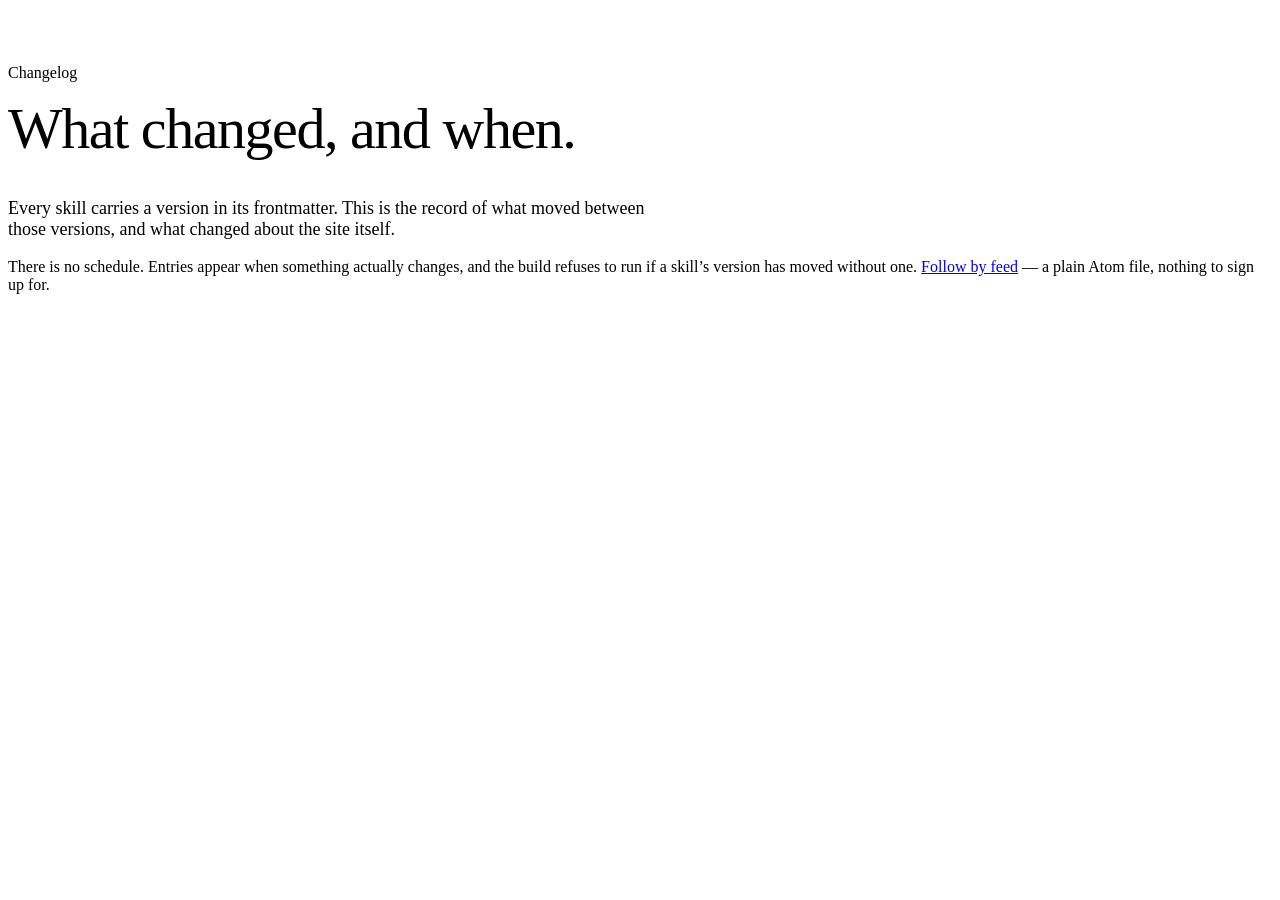
<file: src/changelog.html>
<!doctype html>
<html lang="en">
<head>
  <!--HEAD-->
  <style>
    .chead{padding:56px 0 0}
    .chead h1{font-size:clamp(34px,5.4vw,58px);line-height:1.06;letter-spacing:-.025em;margin-top:16px;font-weight:500;max-width:11em}
    .chead .lede{margin-top:20px;font-size:18px;max-width:36em}
    .chead .small{margin-top:18px}
    .entry .rail .n{color:var(--faint);letter-spacing:.06em}
    .entry .rail h2{text-transform:none;font-size:13px;color:var(--accent);letter-spacing:0;margin-top:6px}
    .entry h3{font-size:clamp(22px,2.8vw,29px);line-height:1.2;letter-spacing:-.015em;font-weight:500;max-width:16em}
    .entry .prose{margin-top:15px;display:flex;flex-direction:column;gap:14px;color:var(--muted);max-width:38em}
    @media(max-width:820px){.chead{padding-top:40px}.entry .rail h2{margin-top:0}}
  </style>
</head>
<body>
  <!--NAV-->
  <main class="wrap" id="main">
    <div class="chead">
      <div class="label" style="color:var(--accent)">Changelog</div>
      <h1>What changed, and when.</h1>
      <p class="lede">Every skill carries a version in its frontmatter. This is the record of what moved between those versions, and what changed about the site itself.</p>
      <p class="small">There is no schedule. Entries appear when something actually changes, and the build refuses to run if a skill&rsquo;s version has moved without one. <a href="/feed.xml">Follow by feed</a> &mdash; a plain Atom file, nothing to sign up for.</p>
    </div>
    <!--ENTRIES-->
  </main>
  <!--FOOTER-->
  <script><!--THEMEJS--></script>
</body>
</html>
</file>
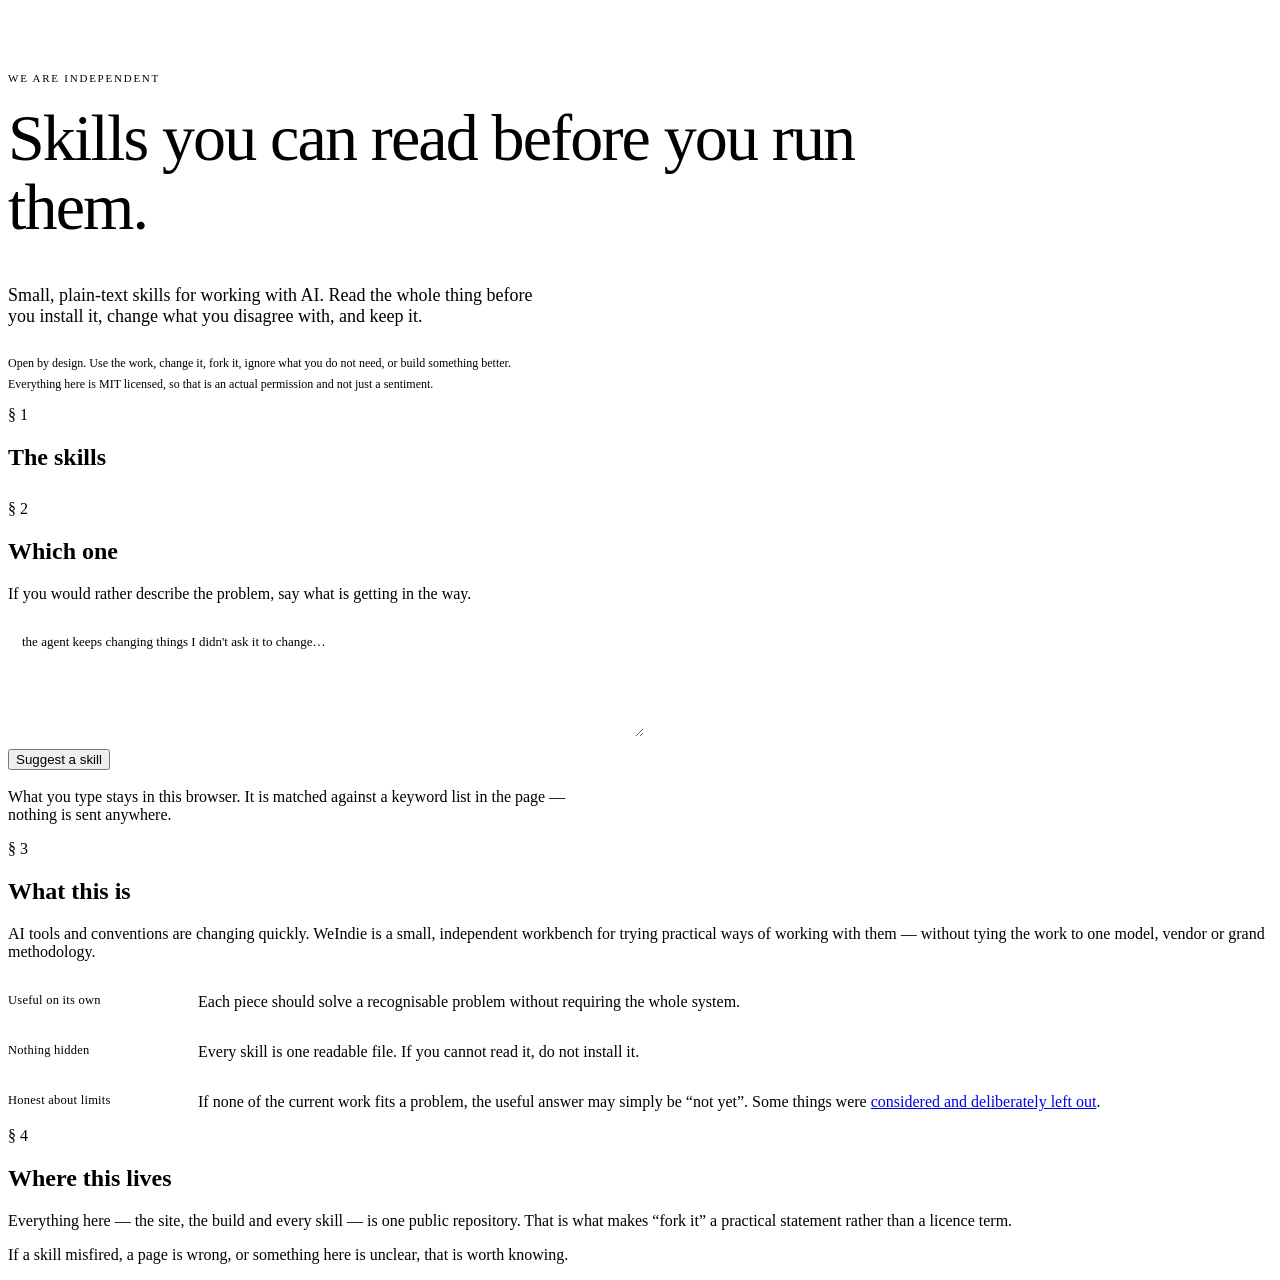
<file: src/home.html>
<!doctype html>
<html lang="en">
<head>
  <!--HEAD-->
  <style>
    .hero{padding:64px 0 0}
    .hero .eyebrow{font-family:var(--mono);font-size:11px;letter-spacing:.16em;text-transform:uppercase;color:var(--accent)}
    .hero h1{font-size:clamp(38px,6.4vw,66px);line-height:1.04;letter-spacing:-.028em;margin-top:20px;font-weight:500;max-width:14em}
    .hero .intro{margin-top:22px;color:var(--muted);font-size:18px;max-width:30em}
    .hero .aside{margin-top:26px;font-family:var(--mono);font-size:12px;line-height:1.7;color:var(--faint);max-width:44em}
    .hero .aside b{color:var(--ink);font-weight:500}

    .position{font-size:clamp(21px,3vw,29px);line-height:1.25;max-width:19em;font-weight:500}

    .finder{max-width:38em}
    textarea{
      display:block;width:100%;min-height:92px;resize:vertical;
      border:1px solid var(--rule);background:var(--paper);padding:13px 14px;
      font-family:var(--mono);font-size:13px;line-height:1.6;color:var(--ink);outline:none;
    }
    textarea::placeholder{color:var(--faint)}
    textarea:focus{border-color:var(--ink)}
    .result{display:none;border-left:2px solid var(--accent);padding-left:20px;margin-top:26px}
    .result.show{display:block}
    .result .k{font-family:var(--mono);font-size:11px;letter-spacing:.13em;text-transform:uppercase;color:var(--accent)}
    .result .nm{font-family:var(--mono);font-size:26px;margin-top:8px;font-weight:500}
    .result .q{font-size:21px;margin-top:6px;line-height:1.25}
    .result .s{color:var(--muted);margin-top:8px}
    .result .maybe{font-family:var(--mono);font-size:12px;color:var(--faint);margin-top:12px;line-height:1.6}
    .result .maybe a{color:var(--accent);text-underline-offset:2px;text-decoration-thickness:1px}

    .principles{display:grid;gap:0;border-top:1px solid var(--rule)}
    .principle{display:grid;grid-template-columns:170px minmax(0,1fr);gap:20px;padding:16px 0;border-bottom:1px solid var(--rule)}
    .principle b{font-family:var(--mono);font-size:12.5px;font-weight:500;letter-spacing:.02em}
    .principle span{color:var(--muted)}
    .alias{display:block;height:0}
    @media(max-width:620px){.principle{grid-template-columns:1fr;gap:4px}.hero{padding-top:44px}}
  </style>
</head>
<body>
  <!--NAV-->
  <main class="wrap" id="main">
    <div class="hero">
      <div class="eyebrow">We are independent</div>
      <h1>Skills you can read before you run them.</h1>
      <p class="intro">Small, plain-text skills for working with AI. Read the whole thing before you install it, change what you disagree with, and keep it.</p>
      <p class="aside"><b>Open by design.</b> Use the work, change it, fork it, ignore what you do not need, or build something better. Everything here is MIT licensed, so that is an actual permission and not just a sentiment.</p>
    </div>

    <a id="work" class="alias" aria-hidden="true" tabindex="-1"></a>
    <section class="blk" id="skills">
      <div class="rail"><div class="n">&sect; 1</div><h2>The skills</h2></div>
      <div class="body">
        <p class="position"><!--POSITION--></p>
        <div class="index" style="margin-top:26px"><!--INDEX--></div>
        <p class="small" style="margin-top:16px"><!--PROJECT_BLURB--></p>
      </div>
    </section>

    <section class="blk" id="which-one">
      <div class="rail"><div class="n">&sect; 2</div><h2>Which one</h2></div>
      <div class="body finder">
        <p class="lede">If you would rather describe the problem, say what is getting in the way.</p>
        <textarea id="problem" aria-label="Describe what is getting in the way" placeholder="the agent keeps changing things I didn&#39;t ask it to change&hellip;"></textarea>
        <div class="seg" style="margin-top:12px;border-color:var(--rule)" id="choices" role="group" aria-label="Common problems"><!--CHOICES--></div>
        <div class="btnrow"><button class="btn primary" id="find">Suggest a skill</button></div>
        <div class="result" id="result" aria-live="polite">
          <div class="k" id="resultKind">You might want</div>
          <div class="nm" id="skillName"></div>
          <p class="q" id="skillQ"></p>
          <p class="s" id="skillCopy"></p>
          <p class="maybe" id="maybe"></p>
          <div class="btnrow"><a class="btn primary" id="open" href="#">Open the skill</a></div>
        </div>
        <p class="small" style="margin-top:18px">What you type stays in this browser. It is matched against a keyword list in the page &mdash; nothing is sent anywhere.</p>
      </div>
    </section>

    <a id="about" class="alias" aria-hidden="true" tabindex="-1"></a>
    <a id="status" class="alias" aria-hidden="true" tabindex="-1"></a>
    <section class="blk" id="what-this-is">
      <div class="rail"><div class="n">&sect; 3</div><h2>What this is</h2></div>
      <div class="body">
        <p class="lede">AI tools and conventions are changing quickly. WeIndie is a small, independent workbench for trying practical ways of working with them &mdash; without tying the work to one model, vendor or grand methodology.</p>
        <div class="principles">
          <div class="principle"><b>Useful on its own</b><span>Each piece should solve a recognisable problem without requiring the whole system.</span></div>
          <div class="principle"><b>Nothing hidden</b><span>Every skill is one readable file. If you cannot read it, do not install it.</span></div>
          <div class="principle"><b>Honest about limits</b><span>If none of the current work fits a problem, the useful answer may simply be &ldquo;not yet&rdquo;. Some things were <a href="/not-built">considered and deliberately left out</a>.</span></div>
        </div>
      </div>
    </section>

    <section class="blk" id="where-this-lives">
      <div class="rail"><div class="n">&sect; 4</div><h2>Where this lives</h2></div>
      <div class="body">
        <p class="lede">Everything here &mdash; the site, the build and every skill &mdash; is one public repository. That is what makes &ldquo;fork it&rdquo; a practical statement rather than a licence term.</p>
        <p class="lede">If a skill misfired, a page is wrong, or something here is unclear, that is worth knowing.</p>
        <div class="index"><!--DOORS--></div>
      </div>
    </section>
  </main>
  <!--FOOTER-->
  <script>
    var SKILLS = <!--DATA-->;
    var $ = function (id) { return document.getElementById(id); };

    function esc(s) { return String(s).replace(/&/g, '&amp;').replace(/</g, '&lt;').replace(/>/g, '&gt;'); }

    /* Score every skill, then say how confident the match actually is. */
    function rank() {
      var t = $('problem').value.toLowerCase();
      return SKILLS.map(function (s) {
        var n = 0;
        s.match.forEach(function (w) { if (t.indexOf(w) !== -1) n++; });
        return { skill: s, score: n };
      }).sort(function (a, b) { return b.score - a.score; });
    }

    function show(s, runnerUp) {
      Array.prototype.forEach.call(document.querySelectorAll('#choices button'), function (b) {
        b.setAttribute('aria-pressed', b.dataset.key === s.slug);
      });
      $('result').classList.add('show');
      $('skillName').textContent = '/' + s.slug;
      $('skillQ').textContent = s.question;
      $('skillCopy').textContent = s.summary;
      $('open').href = '/' + s.slug;
      $('open').textContent = 'Open /' + s.slug;
      if (runnerUp) {
        $('resultKind').textContent = 'Closest match';
        $('maybe').innerHTML = 'Not certain from that description. <a href="/' + runnerUp.slug +
          '">/' + runnerUp.slug + '</a> may fit better &mdash; ' + esc(runnerUp.question.toLowerCase());
      } else {
        $('resultKind').textContent = 'You might want';
        $('maybe').textContent = '';
      }
    }

    Array.prototype.forEach.call(document.querySelectorAll('#choices button'), function (b) {
      b.addEventListener('click', function () {
        show(SKILLS.filter(function (s) { return s.slug === b.dataset.key; })[0], null);
      });
    });
    $('find').addEventListener('click', function () {
      var r = rank();
      /* No keyword hit, or a tie at the top: admit it rather than bluffing. */
      var unsure = r[0].score === 0 || r[0].score === r[1].score;
      show(r[0].score === 0 ? SKILLS[0] : r[0].skill, unsure ? r[1].skill : null);
    });
  </script>
  <script><!--THEMEJS--></script>
</body>
</html>
</file>
